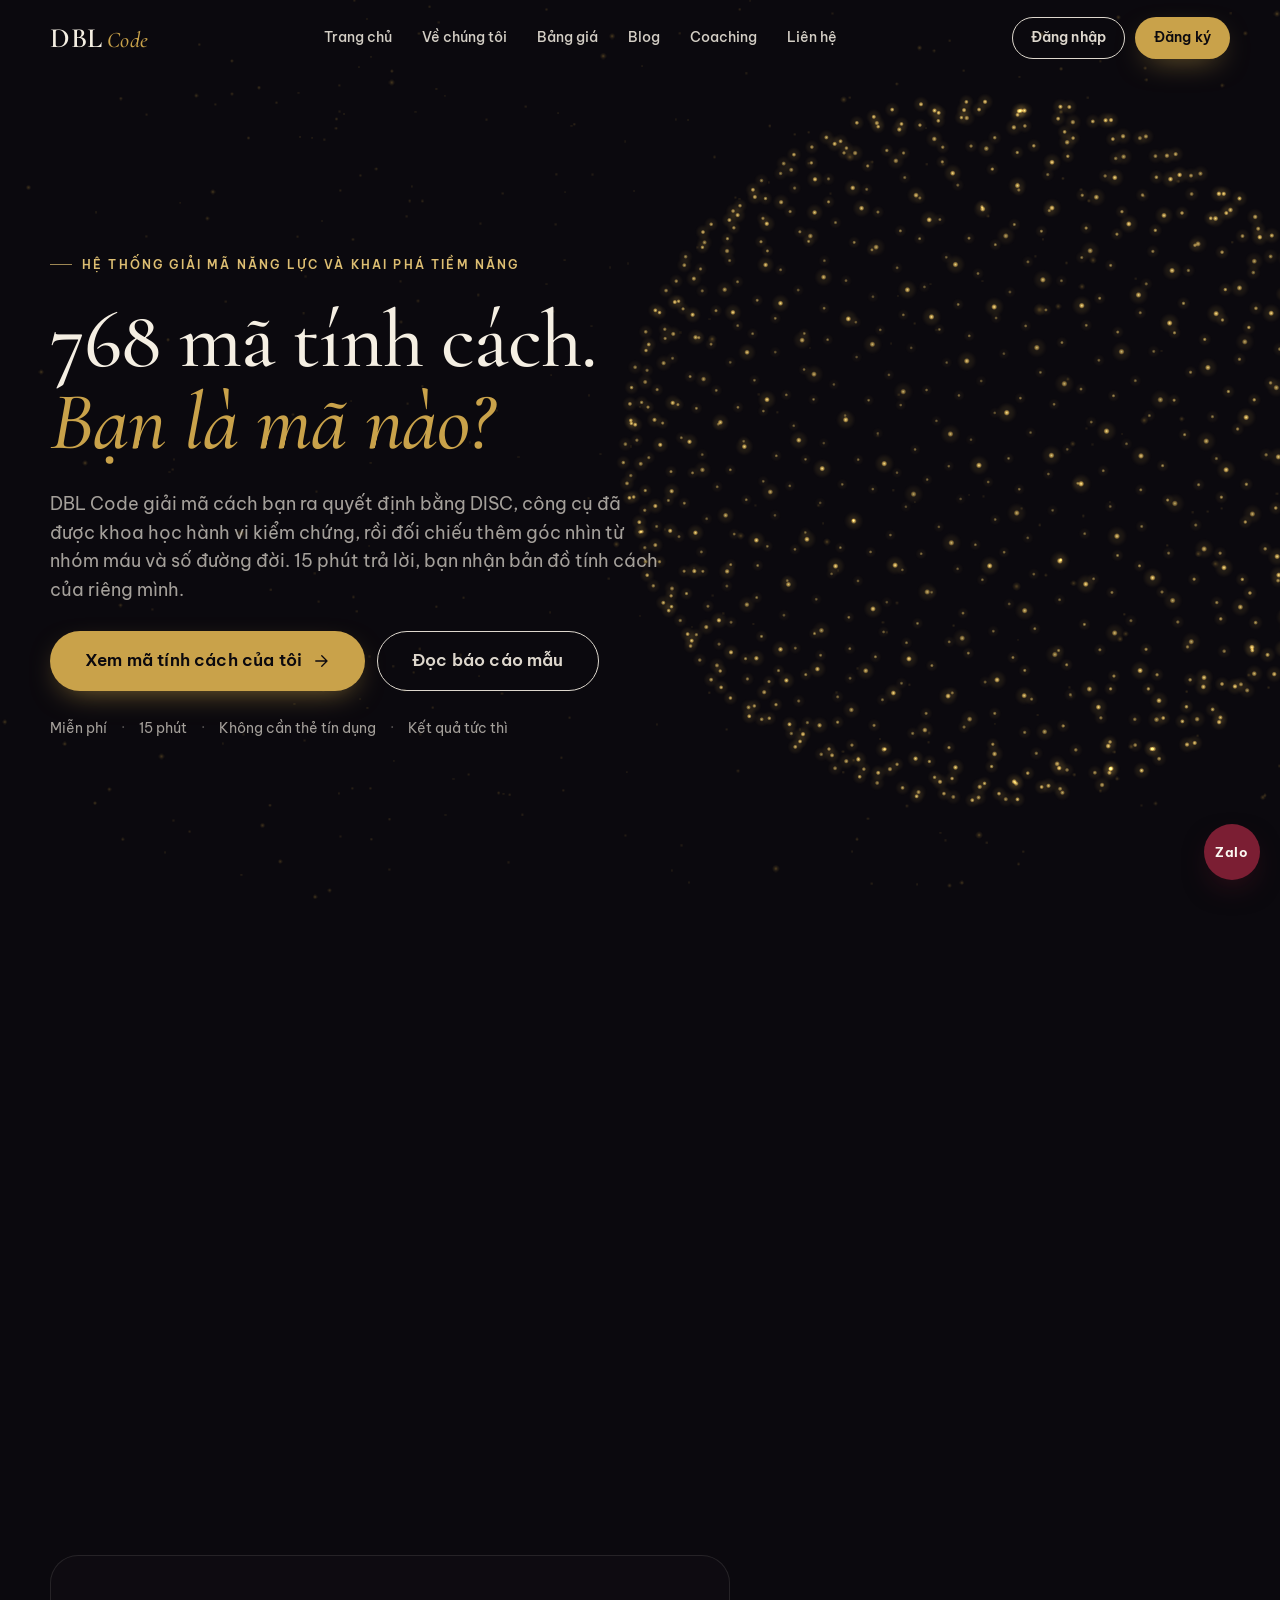
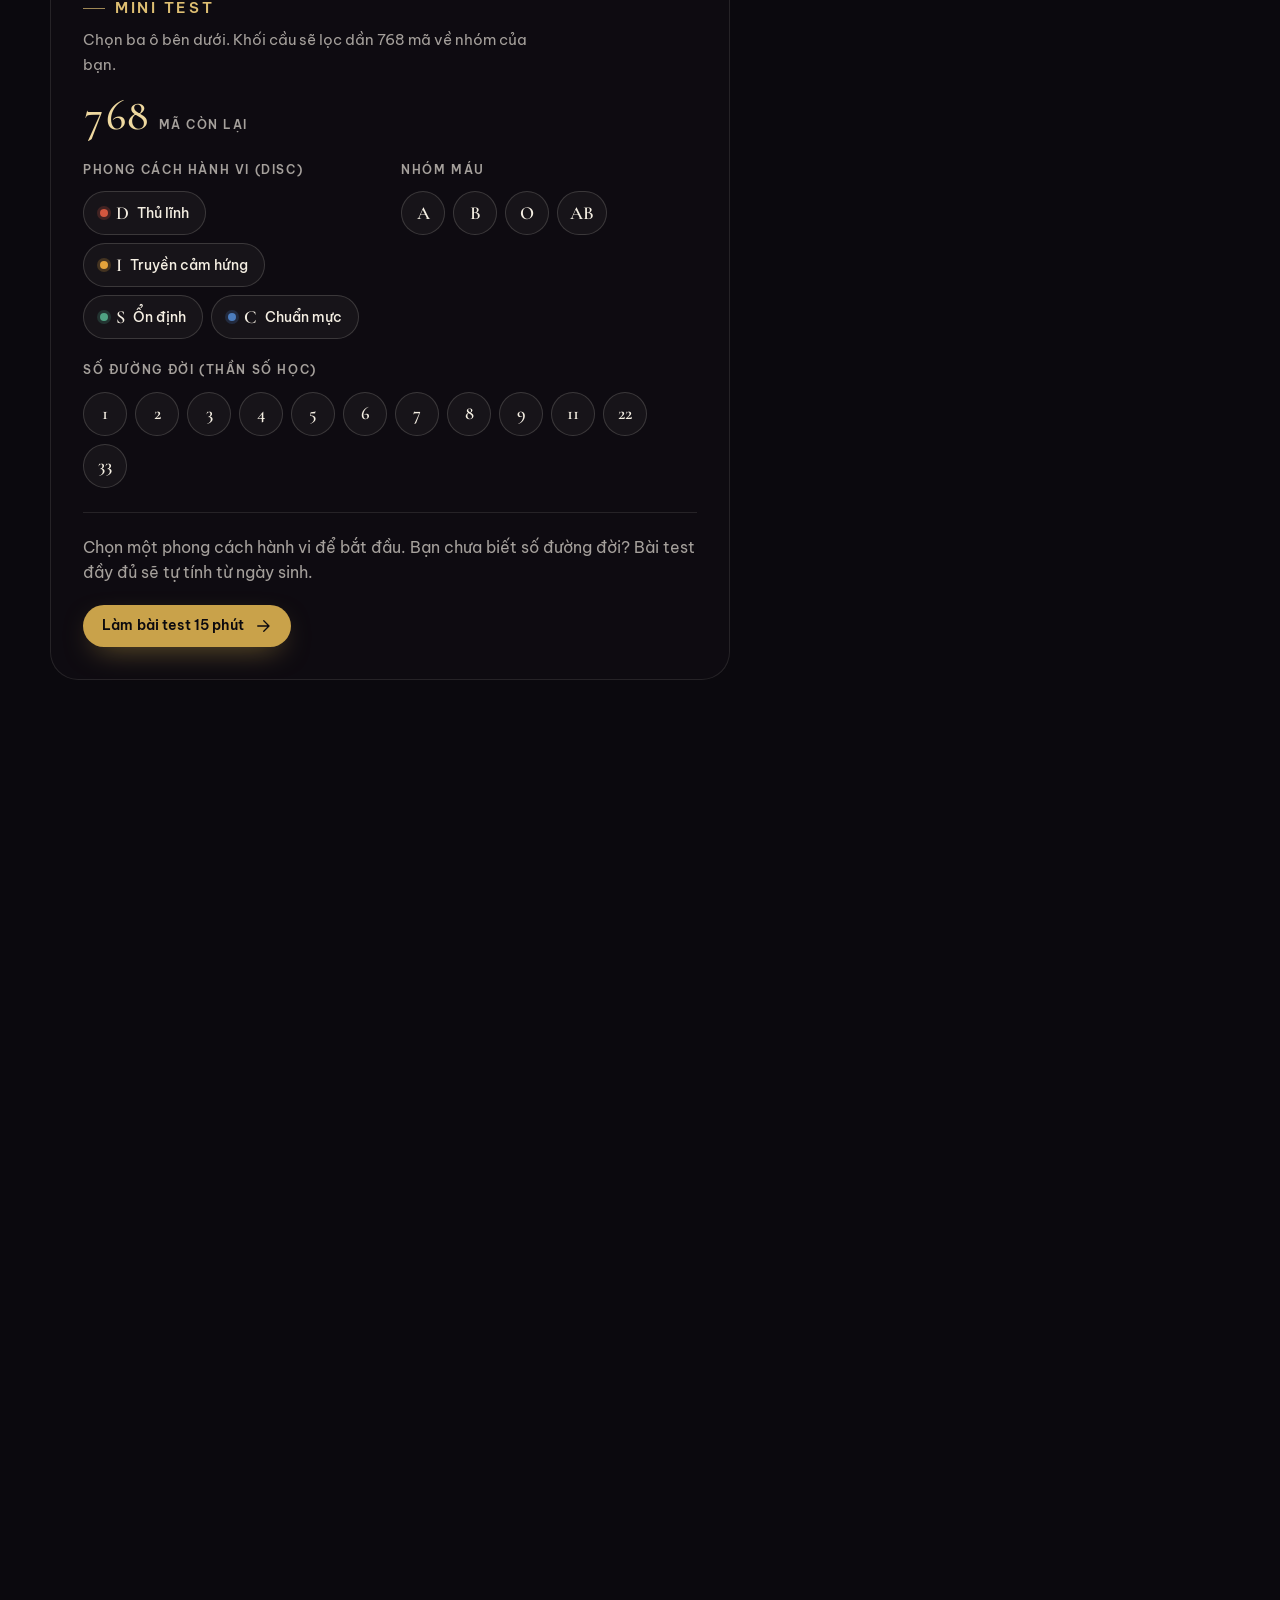
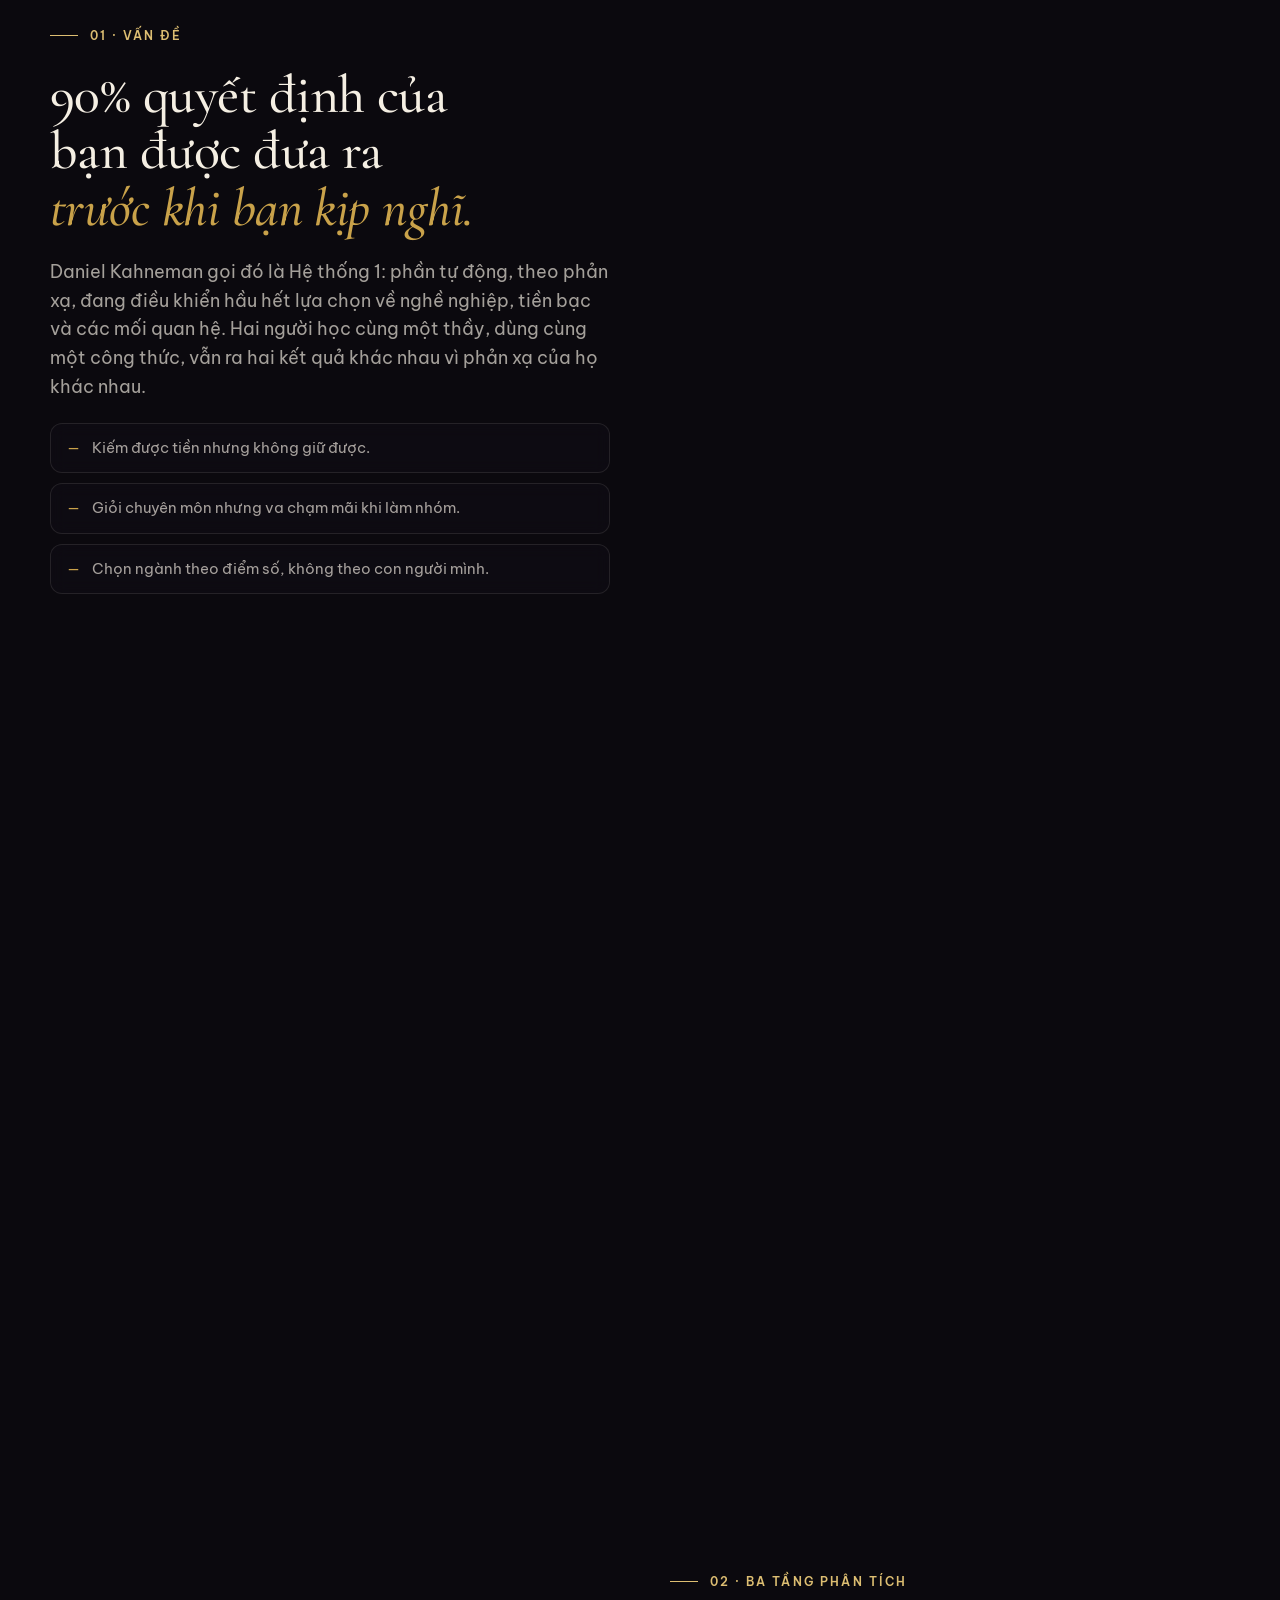
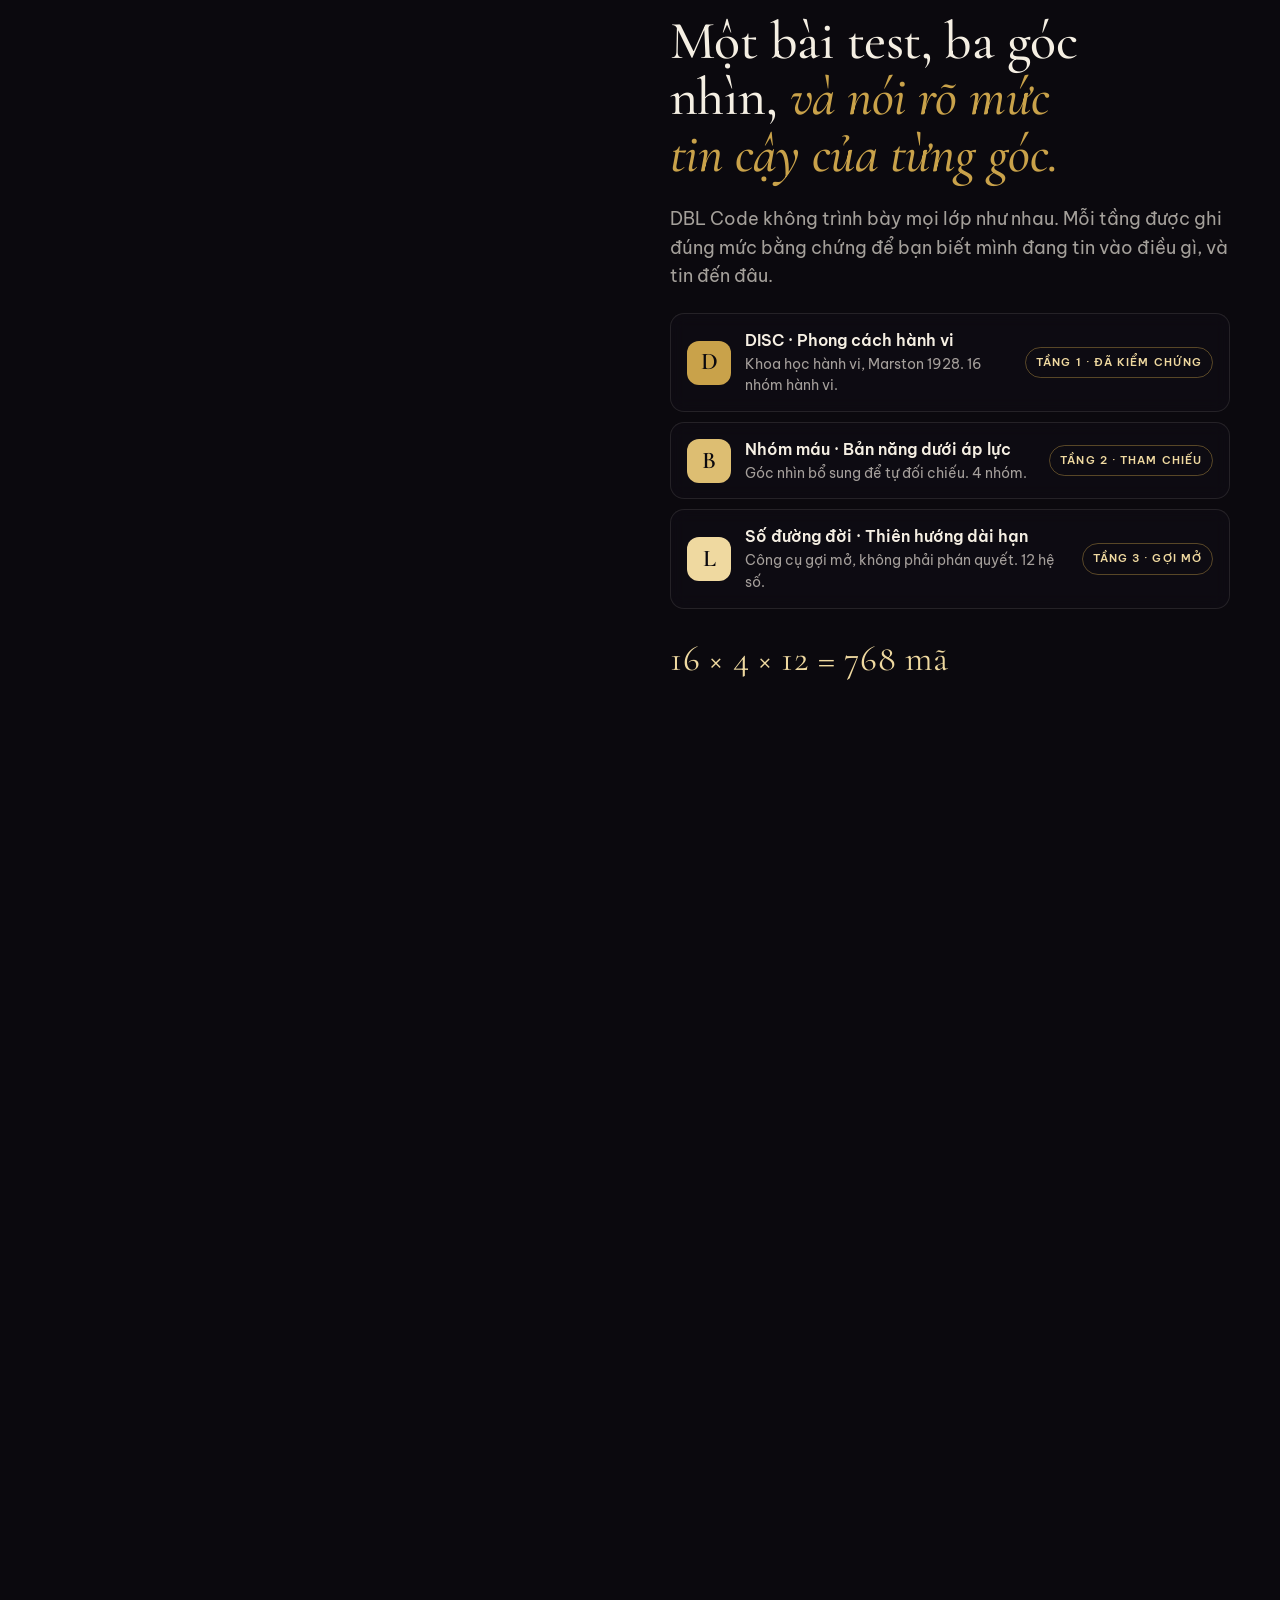
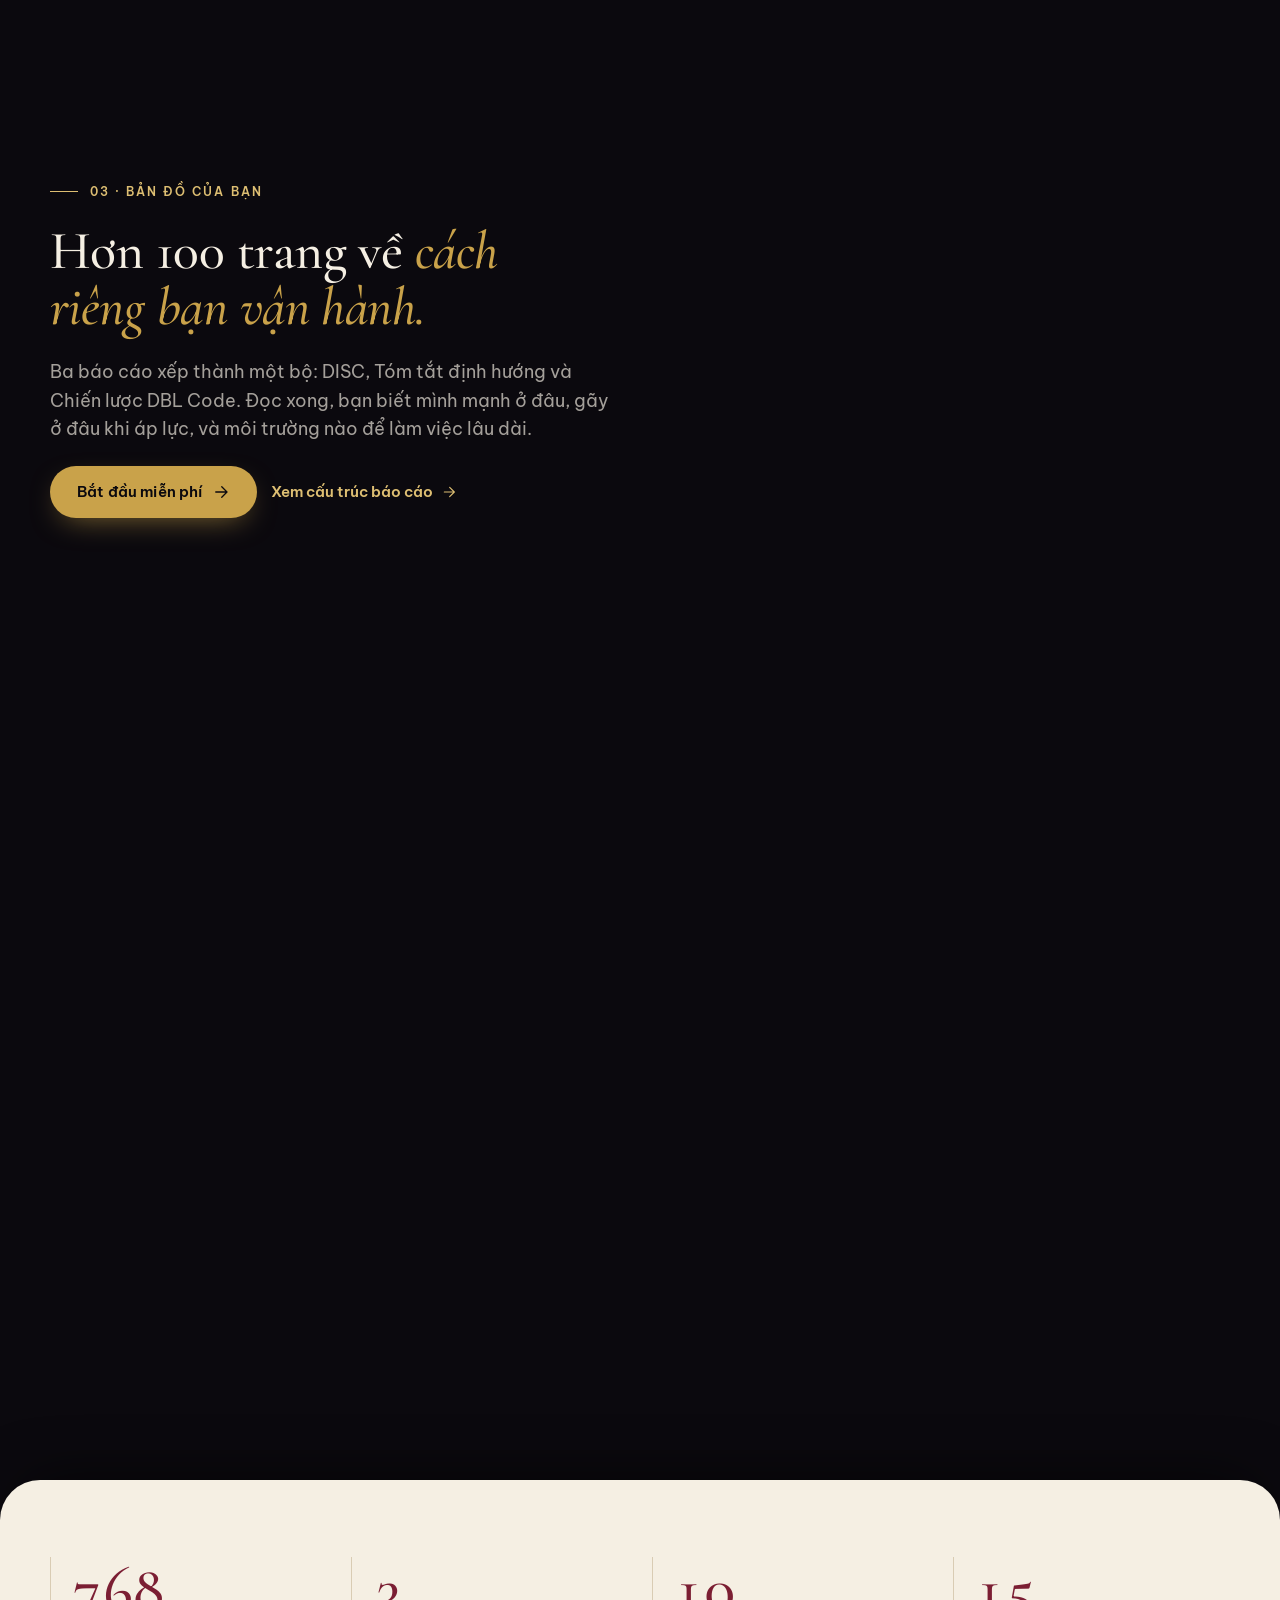
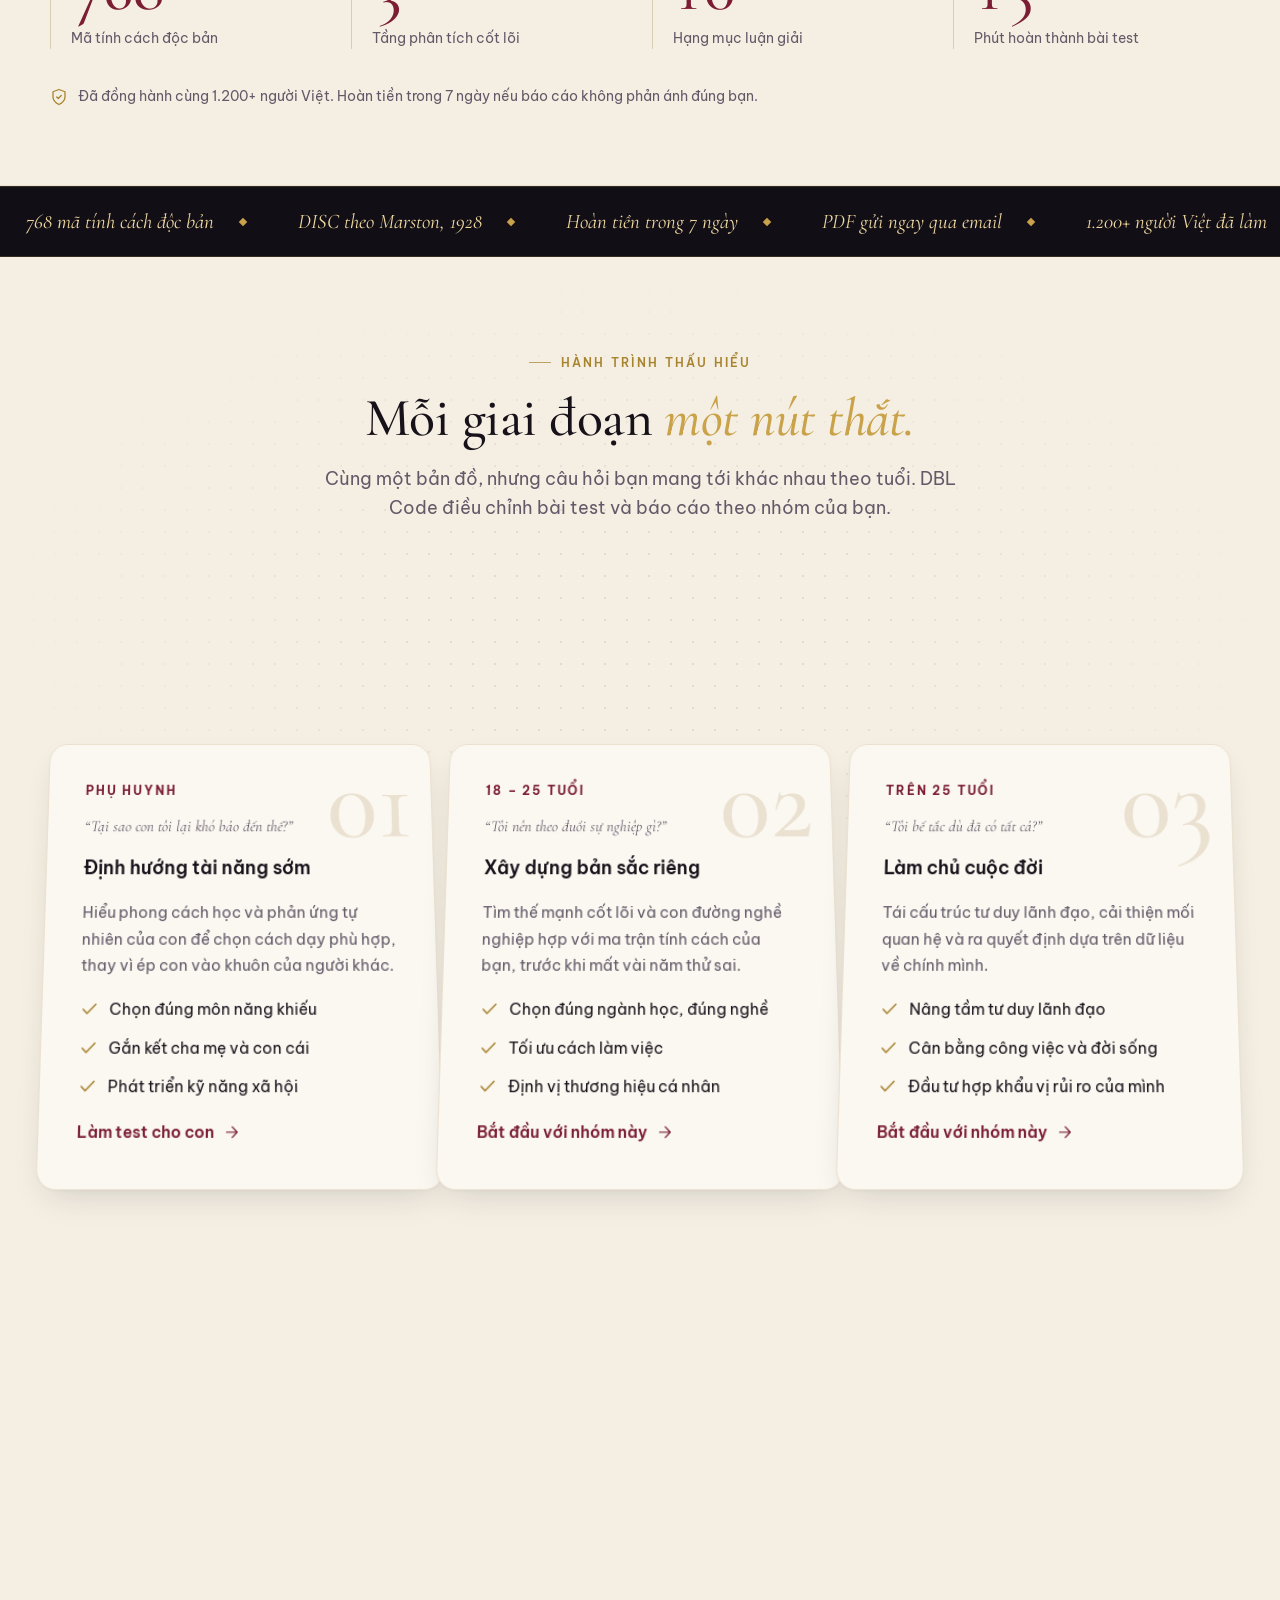
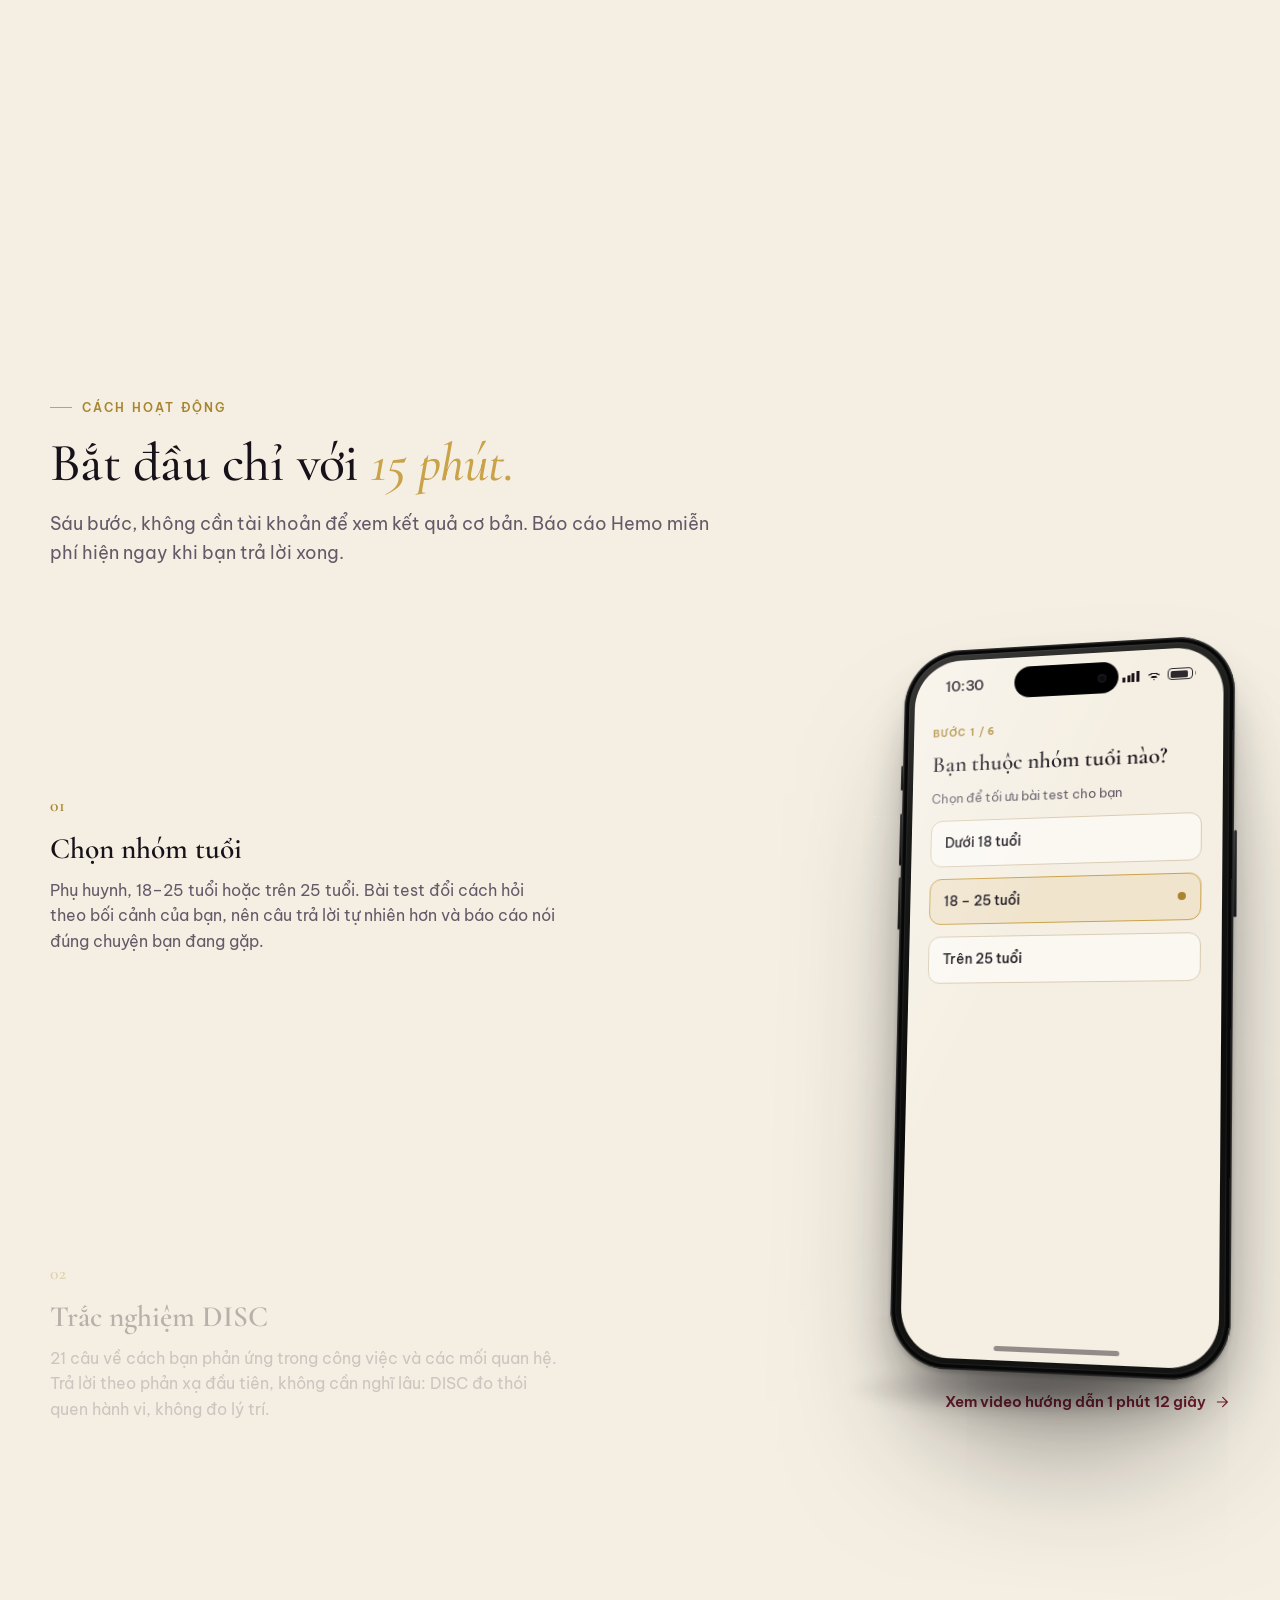
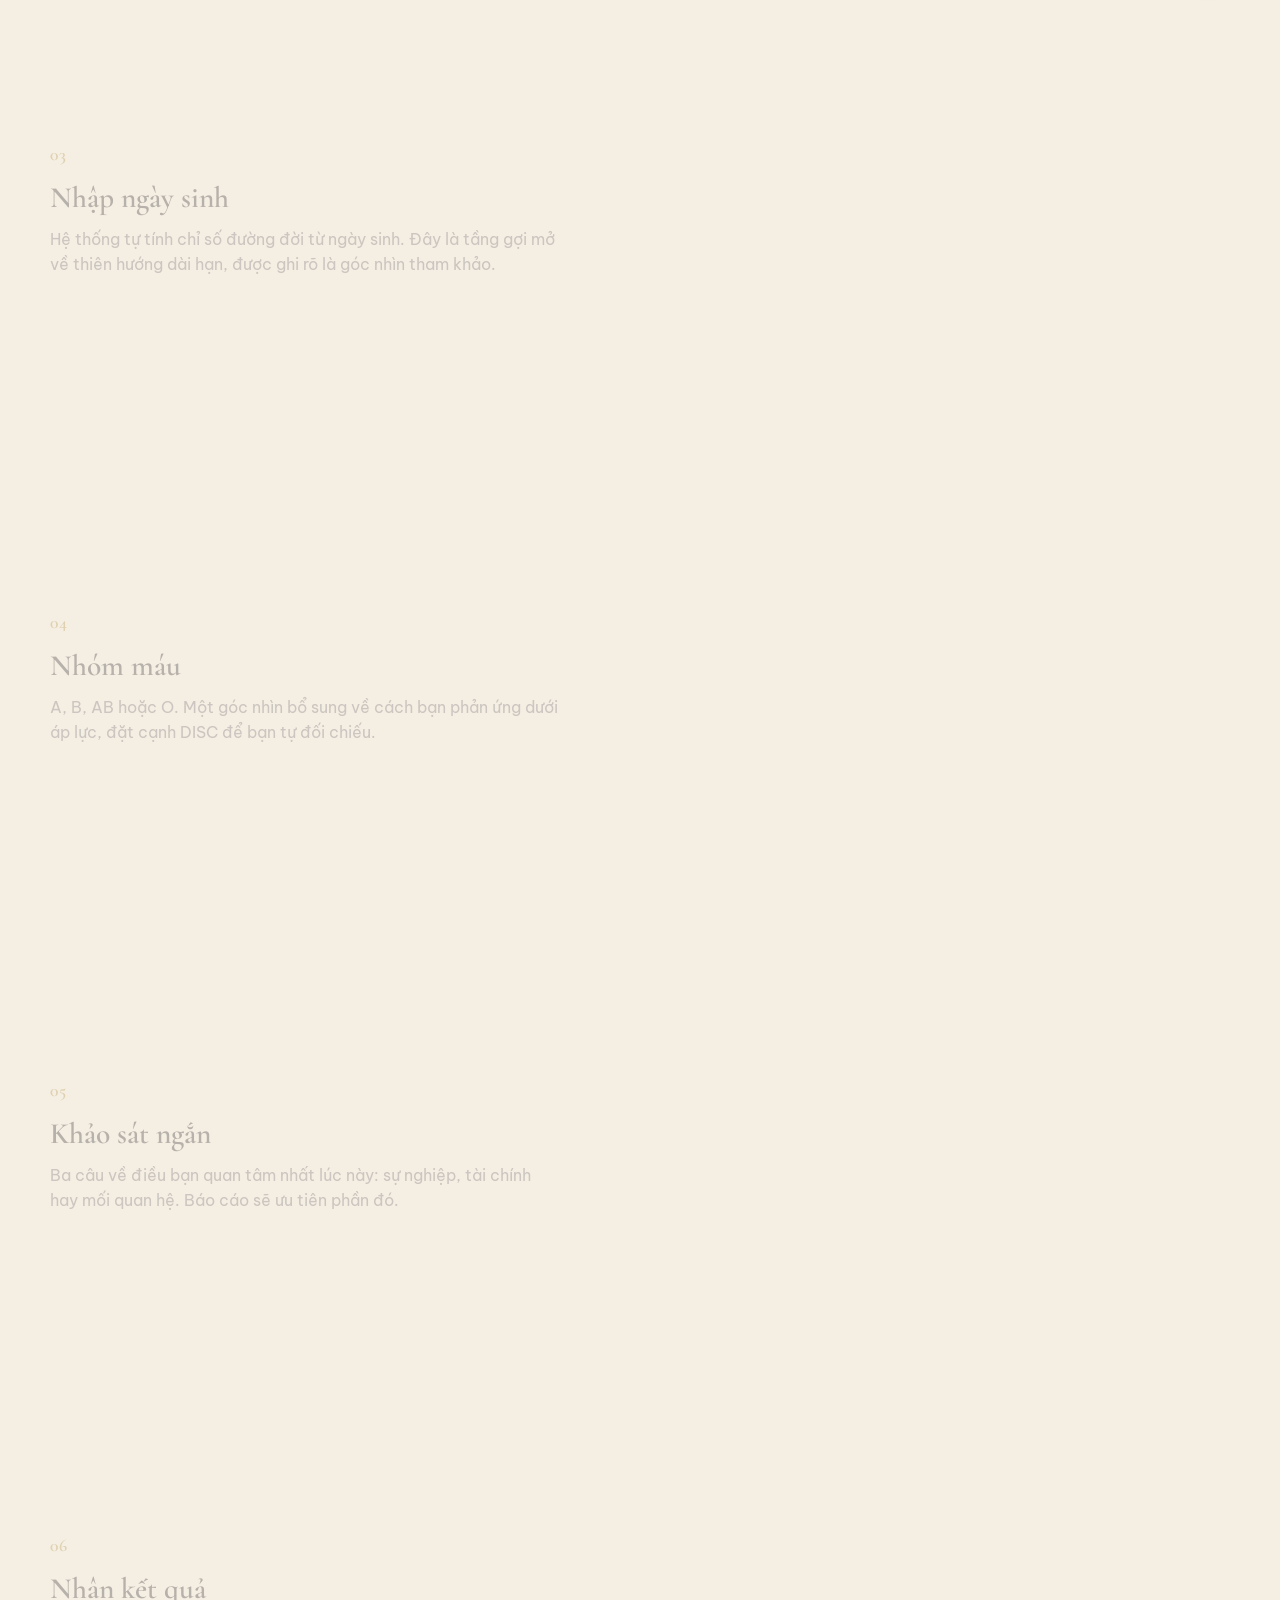
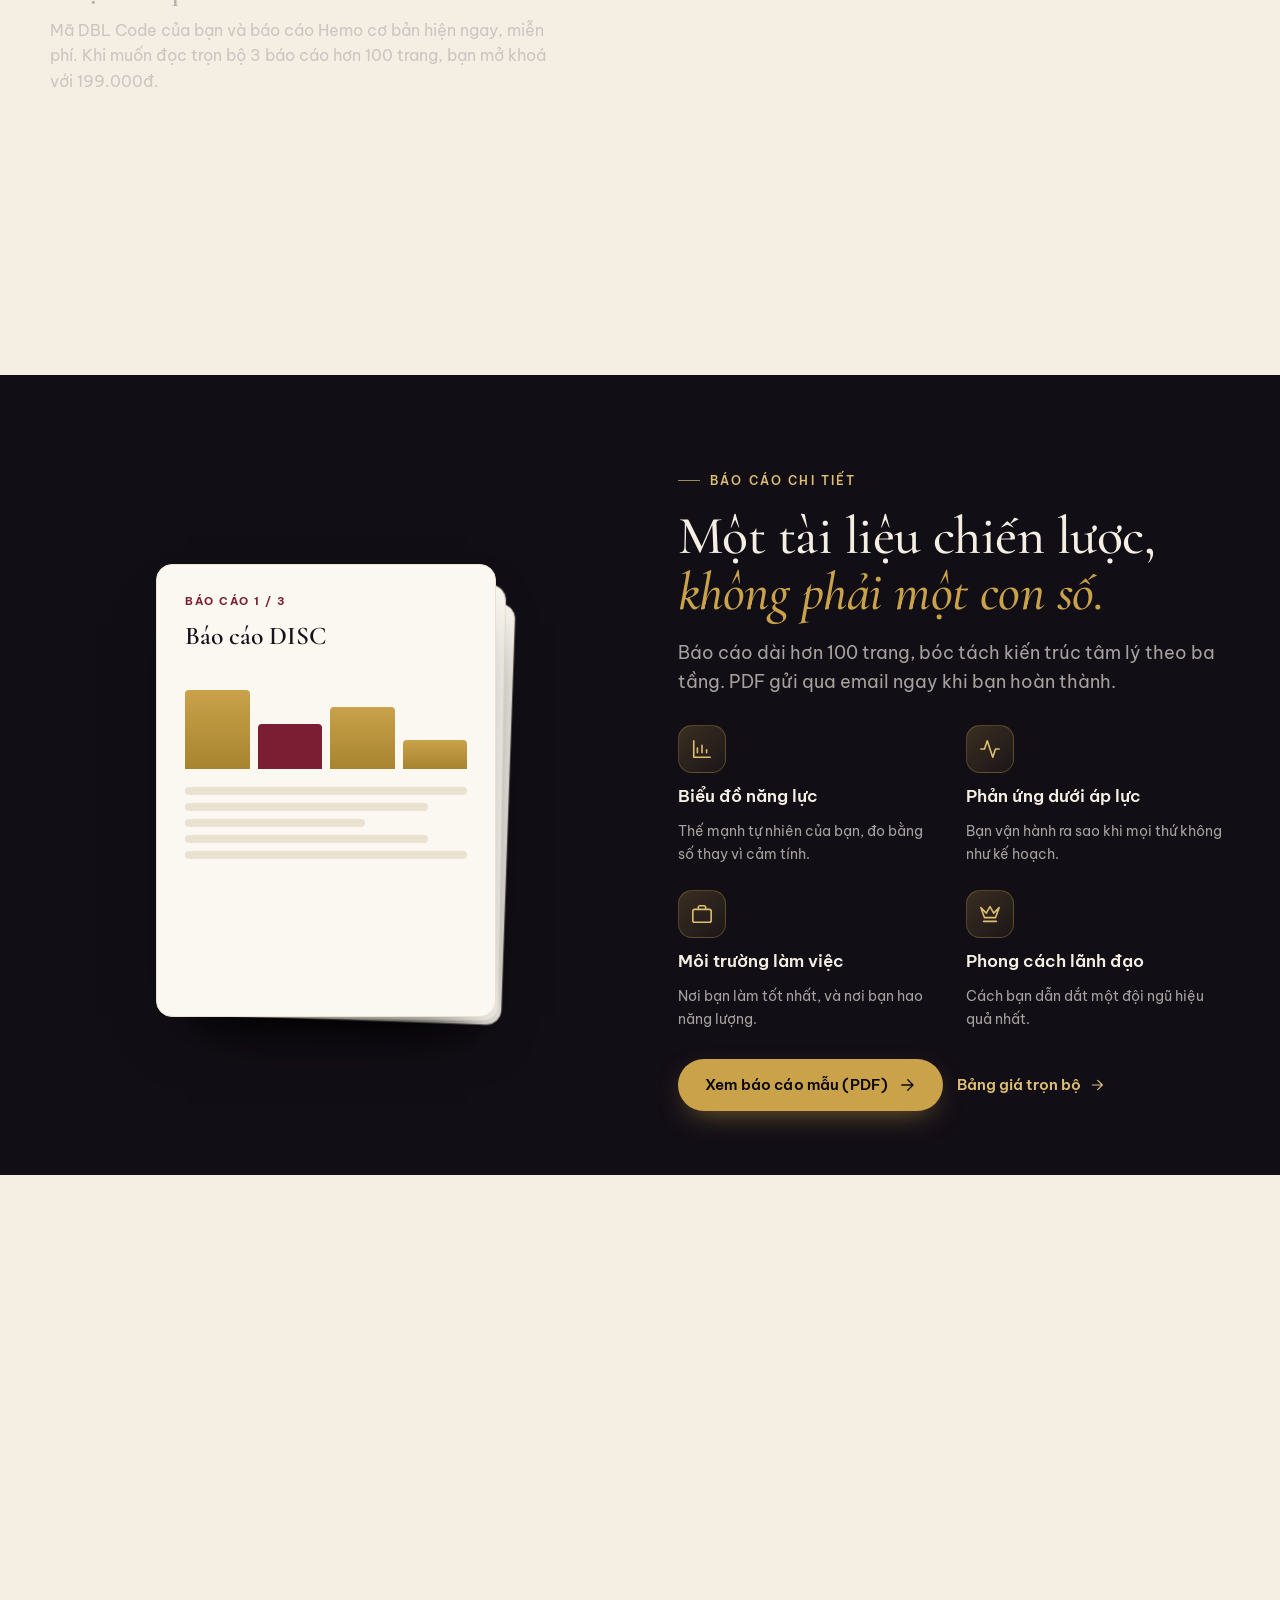
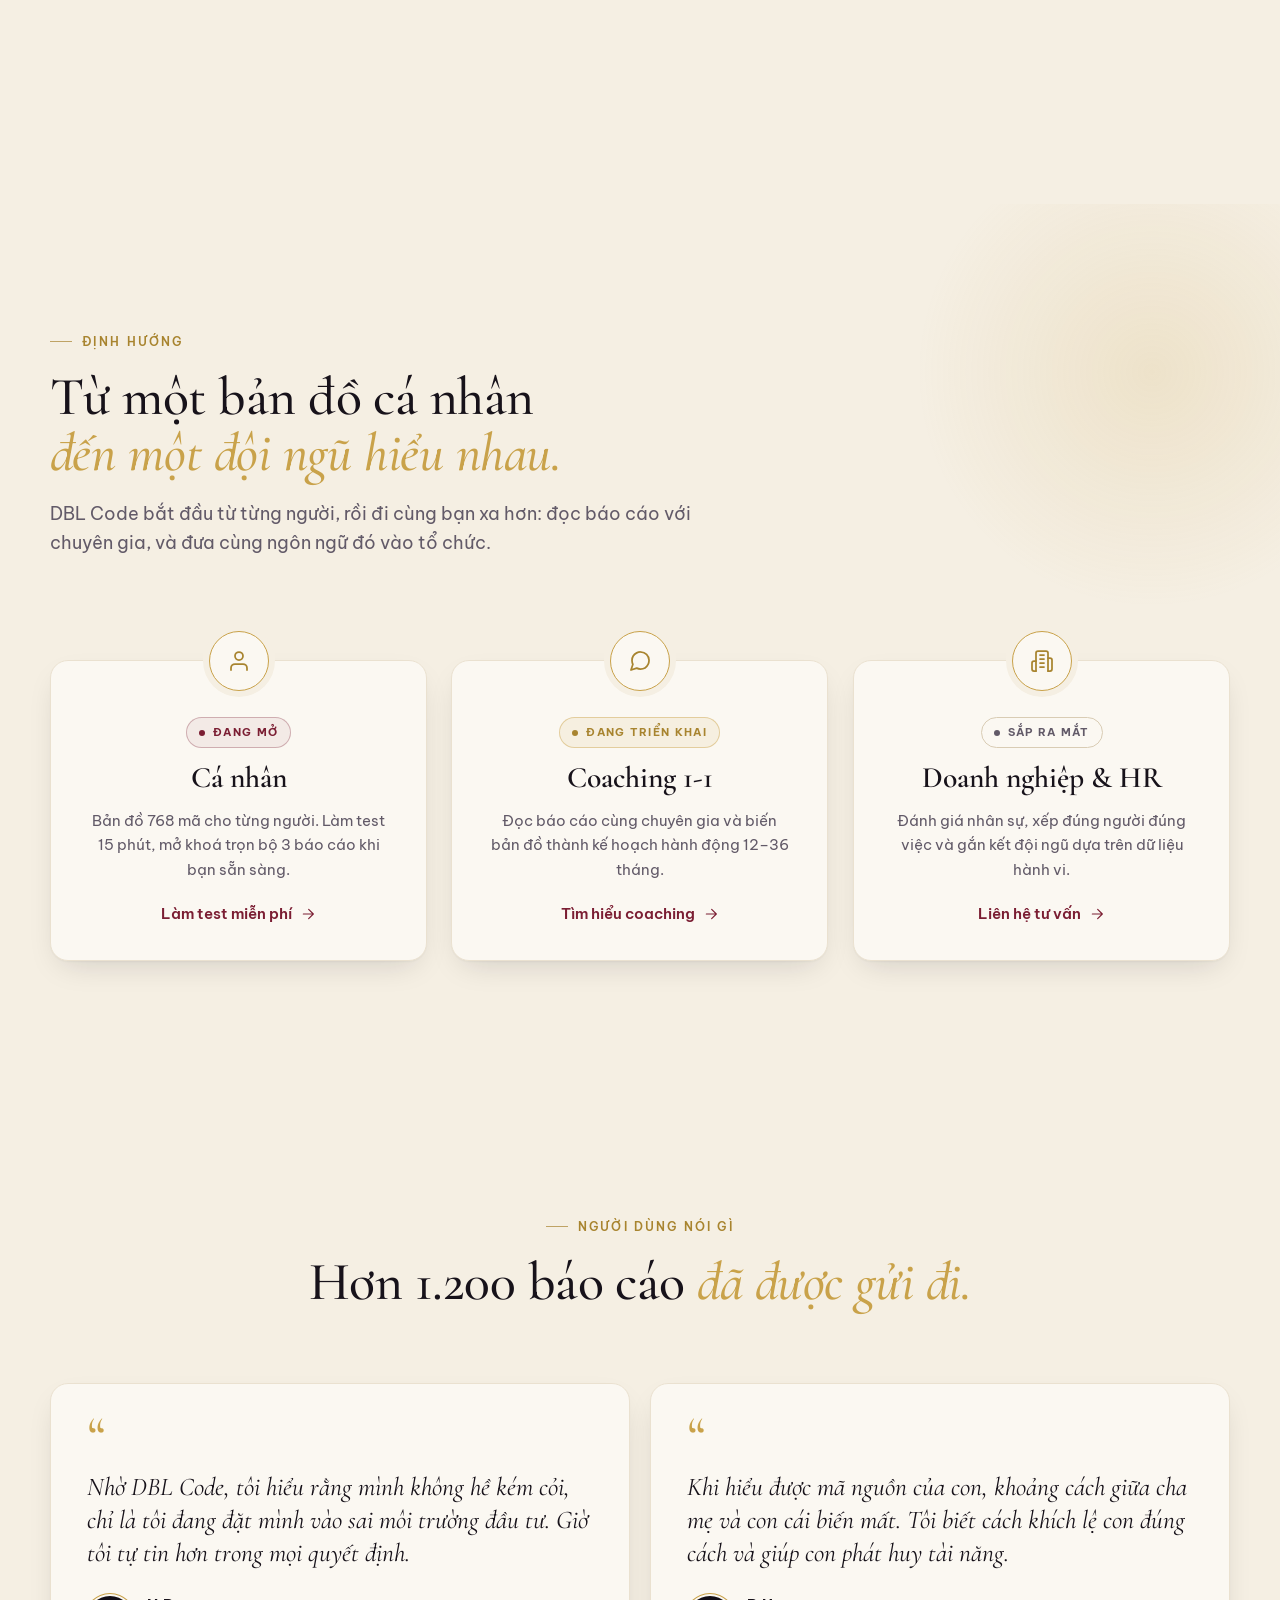
<file: dbl/index.html>
<!doctype html>
<html lang="vi">
<head>
  <meta charset="utf-8" />
  <meta name="viewport" content="width=device-width, initial-scale=1" />
  <title>DBL Code — 768 mã tính cách. Bạn là mã nào?</title>
  <meta name="description" content="DBL Code giải mã cách bạn ra quyết định bằng DISC, đối chiếu thêm nhóm máu và số đường đời. 15 phút trả lời, nhận bản đồ tính cách của riêng bạn." />
  <meta name="theme-color" content="#0b090e" />
  <meta property="og:title" content="DBL Code — 768 mã tính cách. Bạn là mã nào?" />
  <meta property="og:description" content="Hệ thống giải mã năng lực và khai phá tiềm năng con người. Làm test 15 phút, miễn phí." />
    <link rel="icon" href="data:image/svg+xml,%3Csvg xmlns='http://www.w3.org/2000/svg' viewBox='0 0 32 32'%3E%3Ccircle cx='16' cy='16' r='16' fill='%230b090e'/%3E%3Ccircle cx='16' cy='16' r='9' fill='none' stroke='%23c9a24a' stroke-width='1.5'/%3E%3Ccircle cx='16' cy='16' r='3' fill='%23c9a24a'/%3E%3C/svg%3E" />
  <link rel="preconnect" href="https://fonts.googleapis.com" />
  <link rel="preconnect" href="https://fonts.gstatic.com" crossorigin />
  <link href="https://fonts.googleapis.com/css2?family=Be+Vietnam+Pro:wght@400;500;600;700&family=Cormorant+Garamond:ital,wght@0,500;0,600;1,500&display=swap" rel="stylesheet" />

  <script type="module" crossorigin src="./assets/index-DFkYr0VW.js"></script>
  <link rel="modulepreload" crossorigin href="./assets/common-eXvzro1s.js">
  <link rel="stylesheet" crossorigin href="./assets/common-Bm_b9nex.css">
</head>
<body>
<svg width="0" height="0" style="position:absolute" aria-hidden="true">
  <defs>
    <symbol id="i-arrow" viewBox="0 0 24 24" fill="none" stroke="currentColor" stroke-width="1.75" stroke-linecap="round" stroke-linejoin="round"><path d="M5 12h14M13 5l7 7-7 7"/></symbol>
    <symbol id="i-check" viewBox="0 0 24 24" fill="none" stroke="currentColor" stroke-width="2" stroke-linecap="round" stroke-linejoin="round"><path d="M20 6 9 17l-5-5"/></symbol>
    <symbol id="i-plus" viewBox="0 0 24 24" fill="none" stroke="currentColor" stroke-width="2" stroke-linecap="round"><path d="M12 5v14M5 12h14"/></symbol>
    <symbol id="i-chevron" viewBox="0 0 24 24" fill="none" stroke="currentColor" stroke-width="2" stroke-linecap="round" stroke-linejoin="round"><path d="m6 9 6 6 6-6"/></symbol>
    <symbol id="i-play" viewBox="0 0 24 24" fill="currentColor"><path d="M6 4l14 8-14 8z"/></symbol>
    <symbol id="i-shield" viewBox="0 0 24 24" fill="none" stroke="currentColor" stroke-width="1.75" stroke-linecap="round" stroke-linejoin="round"><path d="M12 22s8-4 8-10V5l-8-3-8 3v7c0 6 8 10 8 10z"/><path d="m9 12 2 2 4-4"/></symbol>
    <symbol id="i-chart" viewBox="0 0 24 24" fill="none" stroke="currentColor" stroke-width="1.75" stroke-linecap="round" stroke-linejoin="round"><path d="M3 3v18h18"/><path d="M7 16v-5M12 16V8M17 16v-3"/></symbol>
    <symbol id="i-activity" viewBox="0 0 24 24" fill="none" stroke="currentColor" stroke-width="1.75" stroke-linecap="round" stroke-linejoin="round"><path d="M22 12h-4l-3 9L9 3l-3 9H2"/></symbol>
    <symbol id="i-briefcase" viewBox="0 0 24 24" fill="none" stroke="currentColor" stroke-width="1.75" stroke-linecap="round" stroke-linejoin="round"><rect x="2" y="7" width="20" height="14" rx="2"/><path d="M16 7V5a2 2 0 0 0-2-2h-4a2 2 0 0 0-2 2v2"/></symbol>
    <symbol id="i-crown" viewBox="0 0 24 24" fill="none" stroke="currentColor" stroke-width="1.75" stroke-linecap="round" stroke-linejoin="round"><path d="m2 5 4 11h12l4-11-6 6-4-7-4 7z"/><path d="M5 20h14"/></symbol>
    <symbol id="i-user" viewBox="0 0 24 24" fill="none" stroke="currentColor" stroke-width="1.75" stroke-linecap="round" stroke-linejoin="round"><path d="M20 21v-2a4 4 0 0 0-4-4H8a4 4 0 0 0-4 4v2"/><circle cx="12" cy="7" r="4"/></symbol>
    <symbol id="i-chat" viewBox="0 0 24 24" fill="none" stroke="currentColor" stroke-width="1.75" stroke-linecap="round" stroke-linejoin="round"><path d="M21 11.5a8.4 8.4 0 0 1-.9 3.8 8.5 8.5 0 0 1-7.6 4.7 8.4 8.4 0 0 1-3.8-.9L3 21l1.9-5.7a8.4 8.4 0 0 1-.9-3.8 8.5 8.5 0 0 1 4.7-7.6 8.4 8.4 0 0 1 3.8-.9h.5a8.5 8.5 0 0 1 8 8z"/></symbol>
    <symbol id="i-building" viewBox="0 0 24 24" fill="none" stroke="currentColor" stroke-width="1.75" stroke-linecap="round" stroke-linejoin="round"><path d="M6 22V4a2 2 0 0 1 2-2h8a2 2 0 0 1 2 2v18"/><path d="M6 12H4a2 2 0 0 0-2 2v6a2 2 0 0 0 2 2h2M18 9h2a2 2 0 0 1 2 2v9a2 2 0 0 1-2 2h-2"/><path d="M10 6h4M10 10h4M10 14h4M10 18h4"/></symbol>
    <symbol id="i-star" viewBox="0 0 24 24" fill="currentColor"><path d="m12 2 3.1 6.3 6.9 1-5 4.9 1.2 6.8L12 17.8 5.8 21l1.2-6.8-5-4.9 6.9-1z"/></symbol>
    <symbol id="i-facebook" viewBox="0 0 24 24" fill="currentColor"><path d="M14 8.5V6.6c0-.9.6-1.1 1-1.1h2.6V1.6L14 1.5c-4 0-4.9 3-4.9 4.9v2.1H6.7v4h2.4V22.5h4.9V12.5h3.3l.4-4z"/></symbol>
    <symbol id="i-youtube" viewBox="0 0 24 24" fill="currentColor"><path d="M23 7.1a2.9 2.9 0 0 0-2-2C19.2 4.6 12 4.6 12 4.6s-7.2 0-9 .5a2.9 2.9 0 0 0-2 2A30 30 0 0 0 .5 12a30 30 0 0 0 .5 4.9 2.9 2.9 0 0 0 2 2c1.8.5 9 .5 9 .5s7.2 0 9-.5a2.9 2.9 0 0 0 2-2 30 30 0 0 0 .5-4.9 30 30 0 0 0-.5-4.9zM9.7 15.2V8.8l6 3.2z"/></symbol>
    <symbol id="i-tiktok" viewBox="0 0 24 24" fill="currentColor"><path d="M16.5 2h-3.3v13.6a2.9 2.9 0 1 1-2.9-2.9c.3 0 .6 0 .9.1V9.4a6.2 6.2 0 1 0 5.3 6.2V8.9a7.3 7.3 0 0 0 4.3 1.4V7a4.3 4.3 0 0 1-4.3-5z"/></symbol>
    <symbol id="i-copy" viewBox="0 0 24 24" fill="none" stroke="currentColor" stroke-width="1.8" stroke-linecap="round" stroke-linejoin="round"><path d="M13.5 4.5H7A2.5 2.5 0 0 0 4.5 7v10A2.5 2.5 0 0 0 7 19.5h10a2.5 2.5 0 0 0 2.5-2.5v-6.5"/><circle cx="18.5" cy="5.5" r="2.3"/></symbol>
    <symbol id="i-squiggle" viewBox="0 0 24 24" fill="none" stroke="currentColor" stroke-width="1.8" stroke-linecap="round" stroke-linejoin="round"><path d="M3.5 15c1.8-3.2 3.6-3.2 5.4 0s3.6 3.2 5.4 0 3.6-3.2 5.4 0"/></symbol>
  </defs>
</svg>


<a class="skip" href="#main">Bỏ qua điều hướng</a>

<header class="nav" id="nav">
  <div class="container">
    <a class="brand" href="./" aria-label="DBL Code, về trang chủ">DBL<em>Code</em></a>
    <nav class="nav-links" aria-label="Chính">
      <a href="./">Trang chủ</a>
      <a href="about.html">Về chúng tôi</a>
      <a href="pricing.html">Bảng giá</a>
      <a href="https://dblcode.com/blog">Blog</a>
      <a href="https://coaching.dblcode.com">Coaching</a>
      <a href="contact.html">Liên hệ</a>
    </nav>
    <div class="nav-actions">
      <a class="btn btn-ghost btn-sm" href="https://dblcode.com/login">Đăng nhập</a>
      <a class="btn btn-gold btn-sm" href="https://dblcode.com/register">Đăng ký</a>
      <button class="nav-toggle" id="nav-toggle" aria-expanded="false" aria-controls="drawer" aria-label="Mở menu"><span></span></button>
    </div>
  </div>
</header>
<div class="drawer" id="drawer">
  <a href="./">Trang chủ</a>
  <a href="about.html">Về chúng tôi</a>
  <a href="pricing.html">Bảng giá</a>
  <a href="https://dblcode.com/blog">Blog</a>
  <a href="https://coaching.dblcode.com">Coaching</a>
  <a href="contact.html">Liên hệ</a>
  <div class="drawer-actions">
    <a class="btn btn-gold" href="https://dblcode.com/test">Làm test miễn phí</a>
    <a class="btn btn-ghost" href="https://dblcode.com/login">Đăng nhập</a>
  </div>
</div>


<main id="main">
<div class="zone-dark" id="dark-zone">
  <canvas class="scene" id="scene" aria-hidden="true"></canvas>

  <section class="hero" id="hero">
    <div class="container hero-grid">
      <div class="hero-copy">
        <p class="eyebrow reveal">Hệ thống giải mã năng lực và khai phá tiềm năng</p>
        <h1 class="h-display reveal" style="--d:80ms">768 mã tính cách.<br /><em>Bạn là mã nào?</em></h1>
        <p class="lead reveal" style="--d:160ms">DBL Code giải mã cách bạn ra quyết định bằng DISC, công cụ đã được khoa học hành vi kiểm chứng, rồi đối chiếu thêm góc nhìn từ nhóm máu và số đường đời. 15 phút trả lời, bạn nhận bản đồ tính cách của riêng mình.</p>
        <div class="hero-cta reveal" style="--d:240ms">
          <a class="btn btn-gold btn-lg" href="https://dblcode.com/test">Xem mã tính cách của tôi <svg><use href="#i-arrow"/></svg></a>
          <a class="btn btn-ghost btn-lg" href="https://dblcode.com/assets/pdf/sample-report.pdf" target="_blank" rel="noopener">Đọc báo cáo mẫu</a>
        </div>
        <p class="hero-meta small muted reveal" style="--d:320ms"><span>Miễn phí</span><span>15 phút</span><span>Không cần thẻ tín dụng</span><span>Kết quả tức thì</span></p>
      </div>
    </div>

  </section>

  <section class="minitest-sec" id="minitest-sec">
    <div class="container">
      <div class="minitest reveal" id="minitest">
        <div class="minitest-head">
          <div>
            <p class="eyebrow">Mini test</p>
            <p>Chọn ba ô bên dưới. Khối cầu sẽ lọc dần 768 mã về nhóm của bạn.</p>
          </div>
          <div class="mt-count" aria-live="polite"><span id="mt-num">768</span><small>mã còn lại</small></div>
        </div>
        <div class="minitest-groups">
          <fieldset data-group="disc">
            <legend>Phong cách hành vi (DISC)</legend>
            <div class="chip-row">
              <button class="chip" data-pick="disc" data-value="D" aria-pressed="false" style="--dot:var(--disc-d)"><span class="dot"></span><b>D</b> Thủ lĩnh</button>
              <button class="chip" data-pick="disc" data-value="I" aria-pressed="false" style="--dot:var(--disc-i)"><span class="dot"></span><b>I</b> Truyền cảm hứng</button>
              <button class="chip" data-pick="disc" data-value="S" aria-pressed="false" style="--dot:var(--disc-s)"><span class="dot"></span><b>S</b> Ổn định</button>
              <button class="chip" data-pick="disc" data-value="C" aria-pressed="false" style="--dot:var(--disc-c)"><span class="dot"></span><b>C</b> Chuẩn mực</button>
            </div>
          </fieldset>
          <fieldset data-group="blood">
            <legend>Nhóm máu</legend>
            <div class="chip-row">
              <button class="chip chip-num" data-pick="blood" data-value="A" aria-pressed="false"><b>A</b></button>
              <button class="chip chip-num" data-pick="blood" data-value="B" aria-pressed="false"><b>B</b></button>
              <button class="chip chip-num" data-pick="blood" data-value="O" aria-pressed="false"><b>O</b></button>
              <button class="chip chip-num" data-pick="blood" data-value="AB" aria-pressed="false"><b>AB</b></button>
            </div>
          </fieldset>
          <fieldset data-group="life">
            <legend>Số đường đời (thần số học)</legend>
            <div class="chip-row" id="life-chips"></div>
          </fieldset>
        </div>
        <div class="minitest-result">
          <p class="mt-text" id="mt-text">Chọn một phong cách hành vi để bắt đầu. Bạn chưa biết số đường đời? Bài test đầy đủ sẽ tự tính từ ngày sinh.</p>
          <a class="btn btn-gold btn-sm" href="https://dblcode.com/test" id="mt-cta">Làm bài test 15 phút <svg><use href="#i-arrow"/></svg></a>
        </div>
      </div>
    </div>
  </section>

  <section class="story" id="story" aria-label="Câu chuyện DBL Code">
    <article class="chapter" data-chapter="1">
      <div class="container">
        <div class="chapter-copy">
          <span class="chapter-no reveal">01 · Vấn đề</span>
          <h2 class="h2 reveal" style="--d:80ms">90% quyết định của bạn được đưa ra <em>trước khi bạn kịp nghĩ.</em></h2>
          <p class="lead reveal" style="--d:160ms">Daniel Kahneman gọi đó là Hệ thống 1: phần tự động, theo phản xạ, đang điều khiển hầu hết lựa chọn về nghề nghiệp, tiền bạc và các mối quan hệ. Hai người học cùng một thầy, dùng cùng một công thức, vẫn ra hai kết quả khác nhau vì phản xạ của họ khác nhau.</p>
          <ul class="facts reveal" style="--d:240ms">
            <li>Kiếm được tiền nhưng không giữ được.</li>
            <li>Giỏi chuyên môn nhưng va chạm mãi khi làm nhóm.</li>
            <li>Chọn ngành theo điểm số, không theo con người mình.</li>
          </ul>
        </div>
      </div>
    </article>

    <article class="chapter chapter--right" data-chapter="2">
      <div class="container">
        <div class="chapter-copy">
          <span class="chapter-no reveal">02 · Ba tầng phân tích</span>
          <h2 class="h2 reveal" style="--d:80ms">Một bài test, ba góc nhìn, <em>và nói rõ mức tin cậy của từng góc.</em></h2>
          <p class="lead reveal" style="--d:160ms">DBL Code không trình bày mọi lớp như nhau. Mỗi tầng được ghi đúng mức bằng chứng để bạn biết mình đang tin vào điều gì, và tin đến đâu.</p>
          <ul class="tiers reveal" style="--d:240ms">
            <li class="tier" style="--tier:var(--gold-500)"><span class="tier-ic">D</span><div><h3>DISC · Phong cách hành vi</h3><p>Khoa học hành vi, Marston 1928. 16 nhóm hành vi.</p></div><span class="badge">Tầng 1 · Đã kiểm chứng</span></li>
            <li class="tier" style="--tier:var(--gold-400)"><span class="tier-ic">B</span><div><h3>Nhóm máu · Bản năng dưới áp lực</h3><p>Góc nhìn bổ sung để tự đối chiếu. 4 nhóm.</p></div><span class="badge">Tầng 2 · Tham chiếu</span></li>
            <li class="tier" style="--tier:var(--gold-300)"><span class="tier-ic">L</span><div><h3>Số đường đời · Thiên hướng dài hạn</h3><p>Công cụ gợi mở, không phải phán quyết. 12 hệ số.</p></div><span class="badge">Tầng 3 · Gợi mở</span></li>
          </ul>
          <p class="formula reveal" style="--d:320ms">16 × 4 × 12 = 768 mã</p>
        </div>
      </div>
    </article>

    <article class="chapter" data-chapter="3">
      <div class="container">
        <div class="chapter-copy">
          <span class="chapter-no reveal">03 · Bản đồ của bạn</span>
          <h2 class="h2 reveal" style="--d:80ms">Hơn 100 trang về <em>cách riêng bạn vận hành.</em></h2>
          <p class="lead reveal" style="--d:160ms">Ba báo cáo xếp thành một bộ: DISC, Tóm tắt định hướng và Chiến lược DBL Code. Đọc xong, bạn biết mình mạnh ở đâu, gãy ở đâu khi áp lực, và môi trường nào để làm việc lâu dài.</p>
          <div class="chapter-cta reveal" style="--d:240ms">
            <a class="btn btn-gold" href="https://dblcode.com/test">Bắt đầu miễn phí <svg><use href="#i-arrow"/></svg></a>
            <a class="link-arrow" href="#report">Xem cấu trúc báo cáo <svg><use href="#i-arrow"/></svg></a>
          </div>
        </div>
      </div>
    </article>
  </section>
</div>

<div class="zone-light" id="light-start">
  <section class="stats" aria-label="Số liệu">
    <div class="container">
      <ul class="stats-grid">
        <li class="stat reveal"><b data-count="768">0</b><span>Mã tính cách độc bản</span></li>
        <li class="stat reveal" style="--d:80ms"><b data-count="3">0</b><span>Tầng phân tích cốt lõi</span></li>
        <li class="stat reveal" style="--d:160ms"><b data-count="10">0</b><span>Hạng mục luận giải</span></li>
        <li class="stat reveal" style="--d:240ms"><b data-count="15">0</b><span>Phút hoàn thành bài test</span></li>
      </ul>
      <p class="stats-trust reveal" style="--d:320ms"><svg><use href="#i-shield"/></svg>Đã đồng hành cùng 1.200+ người Việt. Hoàn tiền trong 7 ngày nếu báo cáo không phản ánh đúng bạn.</p>
    </div>
  </section>
  <div class="ticker" aria-hidden="true"><div class="ticker-track"><span>768 mã tính cách độc bản</span><span>DISC theo Marston, 1928</span><span>Hoàn tiền trong 7 ngày</span><span>PDF gửi ngay qua email</span><span>1.200+ người Việt đã làm</span><span>15 phút hoàn thành</span><span>3 tầng phân tích</span><span>16 × 4 × 12</span><span>768 mã tính cách độc bản</span><span>DISC theo Marston, 1928</span><span>Hoàn tiền trong 7 ngày</span><span>PDF gửi ngay qua email</span><span>1.200+ người Việt đã làm</span><span>15 phút hoàn thành</span><span>3 tầng phân tích</span><span>16 × 4 × 12</span></div></div>

  <section class="section journey" id="journey">
    <div class="container">
      <div class="section-head is-center">
        <p class="eyebrow reveal">Hành trình thấu hiểu</p>
        <h2 class="h2 reveal" style="--d:80ms">Mỗi giai đoạn <em>một nút thắt.</em></h2>
        <p class="lead reveal" style="--d:160ms">Cùng một bản đồ, nhưng câu hỏi bạn mang tới khác nhau theo tuổi. DBL Code điều chỉnh bài test và báo cáo theo nhóm của bạn.</p>
      </div>
      <div class="journey-grid">
        <article data-tilt class="card journey-card reveal">
          <span class="journey-num" aria-hidden="true">01</span>
          <span class="journey-tag">Phụ huynh</span>
          <p class="journey-q">“Tại sao con tôi lại khó bảo đến thế?”</p>
          <h3>Định hướng tài năng sớm</h3>
          <p>Hiểu phong cách học và phản ứng tự nhiên của con để chọn cách dạy phù hợp, thay vì ép con vào khuôn của người khác.</p>
          <ul class="check-list">
            <li><svg><use href="#i-check"/></svg>Chọn đúng môn năng khiếu</li>
            <li><svg><use href="#i-check"/></svg>Gắn kết cha mẹ và con cái</li>
            <li><svg><use href="#i-check"/></svg>Phát triển kỹ năng xã hội</li>
          </ul>
          <a class="link-arrow" href="https://dblcode.com/test?age_group=%3C18">Làm test cho con <svg><use href="#i-arrow"/></svg></a>
        </article>
        <article data-tilt class="card journey-card reveal" style="--d:100ms">
          <span class="journey-num" aria-hidden="true">02</span>
          <span class="journey-tag">18 – 25 tuổi</span>
          <p class="journey-q">“Tôi nên theo đuổi sự nghiệp gì?”</p>
          <h3>Xây dựng bản sắc riêng</h3>
          <p>Tìm thế mạnh cốt lõi và con đường nghề nghiệp hợp với ma trận tính cách của bạn, trước khi mất vài năm thử sai.</p>
          <ul class="check-list">
            <li><svg><use href="#i-check"/></svg>Chọn đúng ngành học, đúng nghề</li>
            <li><svg><use href="#i-check"/></svg>Tối ưu cách làm việc</li>
            <li><svg><use href="#i-check"/></svg>Định vị thương hiệu cá nhân</li>
          </ul>
          <a class="link-arrow" href="https://dblcode.com/test?age_group=18-25">Bắt đầu với nhóm này <svg><use href="#i-arrow"/></svg></a>
        </article>
        <article data-tilt class="card journey-card reveal" style="--d:200ms">
          <span class="journey-num" aria-hidden="true">03</span>
          <span class="journey-tag">Trên 25 tuổi</span>
          <p class="journey-q">“Tôi bế tắc dù đã có tất cả?”</p>
          <h3>Làm chủ cuộc đời</h3>
          <p>Tái cấu trúc tư duy lãnh đạo, cải thiện mối quan hệ và ra quyết định dựa trên dữ liệu về chính mình.</p>
          <ul class="check-list">
            <li><svg><use href="#i-check"/></svg>Nâng tầm tư duy lãnh đạo</li>
            <li><svg><use href="#i-check"/></svg>Cân bằng công việc và đời sống</li>
            <li><svg><use href="#i-check"/></svg>Đầu tư hợp khẩu vị rủi ro của mình</li>
          </ul>
          <a class="link-arrow" href="https://dblcode.com/test?age_group=%3E25">Bắt đầu với nhóm này <svg><use href="#i-arrow"/></svg></a>
        </article>
      </div>
      <p class="journey-hint small muted">Vuốt ngang để xem cả ba nhóm</p>
    </div>
  </section>

  <section class="section steps" id="steps">
    <div class="container">
      <div class="section-head">
        <p class="eyebrow reveal">Cách hoạt động</p>
        <h2 class="h2 reveal" style="--d:80ms">Bắt đầu chỉ với <em>15 phút.</em></h2>
        <p class="lead reveal" style="--d:160ms">Sáu bước, không cần tài khoản để xem kết quả cơ bản. Báo cáo Hemo miễn phí hiện ngay khi bạn trả lời xong.</p>
      </div>
      <div class="how-grid">
        <ol class="steps-list" id="steps-list">
        <li class="step" data-step="1"><p class="step-n">01</p><h3>Chọn nhóm tuổi</h3><p>Phụ huynh, 18–25 tuổi hoặc trên 25 tuổi. Bài test đổi cách hỏi theo bối cảnh của bạn, nên câu trả lời tự nhiên hơn và báo cáo nói đúng chuyện bạn đang gặp.</p></li>
        <li class="step" data-step="2"><p class="step-n">02</p><h3>Trắc nghiệm DISC</h3><p>21 câu về cách bạn phản ứng trong công việc và các mối quan hệ. Trả lời theo phản xạ đầu tiên, không cần nghĩ lâu: DISC đo thói quen hành vi, không đo lý trí.</p></li>
        <li class="step" data-step="3"><p class="step-n">03</p><h3>Nhập ngày sinh</h3><p>Hệ thống tự tính chỉ số đường đời từ ngày sinh. Đây là tầng gợi mở về thiên hướng dài hạn, được ghi rõ là góc nhìn tham khảo.</p></li>
        <li class="step" data-step="4"><p class="step-n">04</p><h3>Nhóm máu</h3><p>A, B, AB hoặc O. Một góc nhìn bổ sung về cách bạn phản ứng dưới áp lực, đặt cạnh DISC để bạn tự đối chiếu.</p></li>
        <li class="step" data-step="5"><p class="step-n">05</p><h3>Khảo sát ngắn</h3><p>Ba câu về điều bạn quan tâm nhất lúc này: sự nghiệp, tài chính hay mối quan hệ. Báo cáo sẽ ưu tiên phần đó.</p></li>
        <li class="step" data-step="6"><p class="step-n">06</p><h3>Nhận kết quả</h3><p>Mã DBL Code của bạn và báo cáo Hemo cơ bản hiện ngay, miễn phí. Khi muốn đọc trọn bộ 3 báo cáo hơn 100 trang, bạn mở khoá với 199.000đ.</p></li>
        </ol>
        <div class="device-wrap">
          <div class="device" id="device" aria-label="Minh hoạ giao diện bài test">
            <i class="dv-btn dv-act" aria-hidden="true"></i><i class="dv-btn dv-vol dv-vol1" aria-hidden="true"></i><i class="dv-btn dv-vol dv-vol2" aria-hidden="true"></i><i class="dv-btn dv-pow" aria-hidden="true"></i>
            <i class="dv-island" aria-hidden="true"></i>
            <div class="screen">
              <div class="sb" aria-hidden="true"><span class="sb-time" id="sb-time">9:41</span><span class="sb-ic"><i class="sb-sig"></i><i class="sb-wifi"></i><i class="sb-bat"></i></span></div>
            <div class="state" data-state="1"><span class="s-eyebrow">Bước 1 / 6</span><p class="s-title">Bạn thuộc nhóm tuổi nào?</p><p class="s-sub">Chọn để tối ưu bài test cho bạn</p><div class="s-opt">Dưới 18 tuổi</div><div class="s-opt is-on">18 – 25 tuổi</div><div class="s-opt">Trên 25 tuổi</div></div>
            <div class="state" data-state="2"><span class="s-eyebrow">Trắc nghiệm DISC · Câu 7 / 21</span><div class="s-bar"><i style="--w:33%"></i></div><p class="s-title">Tôi thường quyết định nhanh và nói thẳng điều mình nghĩ.</p><div class="s-opt is-on">Rất giống tôi</div><div class="s-opt">Khá giống</div><div class="s-opt">Ít giống</div><div class="s-opt">Không giống</div></div>
            <div class="state" data-state="3"><span class="s-eyebrow">Bước 3 / 6</span><p class="s-title">Ngày sinh của bạn</p><p class="s-sub">Hệ thống tự tính chỉ số đường đời</p><div class="s-input">12 / 08 / 1995</div><span class="s-tag">Số đường đời: 7</span></div>
            <div class="state" data-state="4"><span class="s-eyebrow">Bước 4 / 6</span><p class="s-title">Nhóm máu của bạn</p><p class="s-sub">Góc nhìn bổ sung về bản năng</p><div class="s-chips"><span class="s-chip is-on">A</span><span class="s-chip">B</span><span class="s-chip">O</span><span class="s-chip">AB</span></div></div>
            <div class="state" data-state="5"><span class="s-eyebrow">Khảo sát · 1 / 3</span><p class="s-title">Điều bạn quan tâm nhất lúc này?</p><div class="s-opt is-on">Sự nghiệp</div><div class="s-opt">Tài chính</div><div class="s-opt">Mối quan hệ</div></div>
            <div class="state" data-state="6"><span class="s-eyebrow">Kết quả</span><p class="s-title">Mã DBL Code của bạn</p><div class="s-code"><b>D/I · A · 7</b><span>Thủ lĩnh truyền cảm hứng · 1 trong 768</span></div><div class="s-btn">Xem báo cáo Hemo miễn phí</div></div>
              <i class="hi" aria-hidden="true"></i>
            </div>
          </div>
          <div class="floor" aria-hidden="true"></div>
          <a class="link-arrow" href="https://www.youtube.com/shorts/O1Hxh-xlHYY" target="_blank" rel="noopener">Xem video hướng dẫn 1 phút 12 giây <svg><use href="#i-arrow"/></svg></a>
        </div>
      </div>
    </div>
  </section>
</div>

<section class="section zone-flat-dark report" id="report">
  <div class="container report-grid">
    <div class="report-stage reveal">
      <div class="report-stack" id="report-stack" aria-hidden="true">
        <div class="page"><span class="page-tag">Báo cáo 3 / 3</span><h4>Chiến lược DBL Code</h4><div class="lines"><i></i><i></i><i></i><i></i></div></div>
        <div class="page"><span class="page-tag">Báo cáo 2 / 3</span><h4>Tóm tắt định hướng</h4><div class="lines"><i></i><i></i><i></i></div></div>
        <div class="page"><span class="page-tag">Báo cáo 1 / 3</span><h4>Báo cáo DISC</h4><div class="bars"><i style="--h:82%"></i><i style="--h:46%"></i><i style="--h:64%"></i><i style="--h:30%"></i></div><div class="lines"><i></i><i></i><i></i><i></i><i></i></div></div>
      </div>
    </div>
    <div class="report-copy">
      <div class="section-head" style="margin-bottom:0">
        <p class="eyebrow reveal">Báo cáo chi tiết</p>
        <h2 class="h2 reveal" style="--d:80ms">Một tài liệu chiến lược, <em>không phải một con số.</em></h2>
        <p class="lead reveal" style="--d:160ms">Báo cáo dài hơn 100 trang, bóc tách kiến trúc tâm lý theo ba tầng. PDF gửi qua email ngay khi bạn hoàn thành.</p>
      </div>
      <div class="features">
        <div class="feature reveal"><span class="icon-badge"><svg><use href="#i-chart"/></svg></span><h3>Biểu đồ năng lực</h3><p>Thế mạnh tự nhiên của bạn, đo bằng số thay vì cảm tính.</p></div>
        <div class="feature reveal" style="--d:80ms"><span class="icon-badge"><svg><use href="#i-activity"/></svg></span><h3>Phản ứng dưới áp lực</h3><p>Bạn vận hành ra sao khi mọi thứ không như kế hoạch.</p></div>
        <div class="feature reveal" style="--d:160ms"><span class="icon-badge"><svg><use href="#i-briefcase"/></svg></span><h3>Môi trường làm việc</h3><p>Nơi bạn làm tốt nhất, và nơi bạn hao năng lượng.</p></div>
        <div class="feature reveal" style="--d:240ms"><span class="icon-badge"><svg><use href="#i-crown"/></svg></span><h3>Phong cách lãnh đạo</h3><p>Cách bạn dẫn dắt một đội ngũ hiệu quả nhất.</p></div>
      </div>
      <div class="chapter-cta reveal" style="--d:300ms">
        <a class="btn btn-gold" href="https://dblcode.com/assets/pdf/sample-report.pdf" target="_blank" rel="noopener">Xem báo cáo mẫu (PDF) <svg><use href="#i-arrow"/></svg></a>
        <a class="link-arrow" href="pricing.html">Bảng giá trọn bộ <svg><use href="#i-arrow"/></svg></a>
      </div>
    </div>
  </div>
</section>

<div class="zone-light">
  <section class="section roadmap" id="roadmap">
    <div class="container">
      <div class="section-head">
        <p class="eyebrow reveal">Định hướng</p>
        <h2 class="h2 reveal" style="--d:80ms">Từ một bản đồ cá nhân <em>đến một đội ngũ hiểu nhau.</em></h2>
        <p class="lead reveal" style="--d:160ms">DBL Code bắt đầu từ từng người, rồi đi cùng bạn xa hơn: đọc báo cáo với chuyên gia, và đưa cùng ngôn ngữ đó vào tổ chức.</p>
      </div>
      <div class="roadmap-grid">
        <div class="card stage reveal">
          <span class="stage-no"><svg><use href="#i-user"/></svg></span>
          <span class="stage-status is-open">Đang mở</span>
          <h3>Cá nhân</h3>
          <p>Bản đồ 768 mã cho từng người. Làm test 15 phút, mở khoá trọn bộ 3 báo cáo khi bạn sẵn sàng.</p>
          <a class="link-arrow" href="https://dblcode.com/test">Làm test miễn phí <svg><use href="#i-arrow"/></svg></a>
        </div>
        <div class="card stage reveal" style="--d:100ms">
          <span class="stage-no"><svg><use href="#i-chat"/></svg></span>
          <span class="stage-status is-wip">Đang triển khai</span>
          <h3>Coaching 1-1</h3>
          <p>Đọc báo cáo cùng chuyên gia và biến bản đồ thành kế hoạch hành động 12–36 tháng.</p>
          <a class="link-arrow" href="https://coaching.dblcode.com">Tìm hiểu coaching <svg><use href="#i-arrow"/></svg></a>
        </div>
        <div class="card stage reveal" style="--d:200ms">
          <span class="stage-no"><svg><use href="#i-building"/></svg></span>
          <span class="stage-status is-soon">Sắp ra mắt</span>
          <h3>Doanh nghiệp &amp; HR</h3>
          <p>Đánh giá nhân sự, xếp đúng người đúng việc và gắn kết đội ngũ dựa trên dữ liệu hành vi.</p>
          <a class="link-arrow" href="contact.html">Liên hệ tư vấn <svg><use href="#i-arrow"/></svg></a>
        </div>
      </div>
    </div>
  </section>

  <section class="section voices" id="voices">
    <div class="container">
      <div class="section-head is-center">
        <p class="eyebrow reveal">Người dùng nói gì</p>
        <h2 class="h2 reveal" style="--d:80ms">Hơn 1.200 báo&nbsp;cáo <em>đã được gửi&nbsp;đi.</em></h2>
      </div>
      <div class="voices-grid">
        <article class="card voice reveal" data-tilt>
          <p class="voice-q">Nhờ DBL Code, tôi hiểu rằng mình không hề kém cỏi, chỉ là tôi đang đặt mình vào sai môi trường đầu tư. Giờ tôi tự tin hơn trong mọi quyết định.</p>
          <div class="voice-who"><span class="avatar">ND</span><div><b>N.D.</b><span>Nhà đầu tư cá nhân</span></div><span class="stars" aria-label="5 sao"><svg><use href="#i-star"/></svg><svg><use href="#i-star"/></svg><svg><use href="#i-star"/></svg><svg><use href="#i-star"/></svg><svg><use href="#i-star"/></svg></span></div>
        </article>
        <article class="card voice reveal" data-tilt style="--d:100ms">
          <p class="voice-q">Khi hiểu được mã nguồn của con, khoảng cách giữa cha mẹ và con cái biến mất. Tôi biết cách khích lệ con đúng cách và giúp con phát huy tài năng.</p>
          <div class="voice-who"><span class="avatar">PH</span><div><b>P.H.</b><span>Phụ huynh học sinh</span></div><span class="stars" aria-label="5 sao"><svg><use href="#i-star"/></svg><svg><use href="#i-star"/></svg><svg><use href="#i-star"/></svg><svg><use href="#i-star"/></svg><svg><use href="#i-star"/></svg></span></div>
        </article>
      </div>
    </div>
  </section>

  <section class="section pricing" id="pricing">
    <div class="container">
      <div class="section-head is-center">
        <p class="eyebrow reveal">Bảng giá</p>
        <h2 class="h2 reveal" style="--d:80ms">Làm test miễn phí. <em>Trả phí khi bạn muốn đọc hết.</em></h2>
      </div>
      <div class="price-card gold-ring reveal" data-spot>
        <div class="price-main">
          <span class="price-badge">Phổ biến nhất</span>
          <h3>Full Combo DBL Code</h3>
          <div class="price"><b>199.000đ</b><s>999.000đ</s><span class="save">Tiết kiệm 800.000đ</span></div>
          <p class="price-note">Trọn bộ 3 báo cáo cá nhân hoá: Báo cáo DISC, Tóm tắt định hướng và Chiến lược DBL Code. Hoàn tiền trong 7 ngày nếu báo cáo không phản ánh đúng bạn.</p>
          <div class="price-cta">
            <a class="btn btn-gold" href="https://dblcode.com/register">Đăng ký mua <svg><use href="#i-arrow"/></svg></a>
            <a class="link-arrow" href="pricing.html">Gói cho doanh nghiệp <svg><use href="#i-arrow"/></svg></a>
          </div>
        </div>
        <ul class="price-incl">
          <li><svg><use href="#i-check"/></svg><div><b>Bản chất và động lực cốt lõi</b><span>Nhu cầu tâm lý sâu bên trong và yếu tố gây mất năng lượng.</span></div></li>
          <li><svg><use href="#i-check"/></svg><div><b>Định hướng nghề nghiệp và môi trường</b><span>Ngành nghề, vai trò và phong cách lãnh đạo phù hợp.</span></div></li>
          <li><svg><use href="#i-check"/></svg><div><b>Giao tiếp và xây dựng mối quan hệ</b><span>Cách hợp tác hiệu quả với từng nhóm tính cách.</span></div></li>
          <li><svg><use href="#i-check"/></svg><div><b>Quản lý tài chính và đầu tư</b><span>Xu hướng ra quyết định tiền bạc của riêng bạn.</span></div></li>
          <li><svg><use href="#i-check"/></svg><div><b>Lộ trình phát triển 12–36 tháng</b><span>Hành động cụ thể để khai thác đúng tiềm năng.</span></div></li>
        </ul>
      </div>
    </div>
  </section>

  <section class="section faq-deck" id="faq">
    <div class="container">
      <div class="faq-grid">
        <div class="faq-side">
          <p class="eyebrow reveal">Câu hỏi thường gặp</p>
          <h2 class="h2 reveal" style="--d:80ms">Những điều bạn muốn biết <em>trước khi bắt đầu.</em></h2>
          <p class="faq-hint reveal" id="faq-hint" style="--d:160ms">Chạm vào thẻ hoặc vuốt để lật sang câu kế tiếp.</p>
          <div class="faq-nav reveal" style="--d:220ms">
            <p class="faq-count"><b id="faq-cur">01</b><span>/ 06</span></p>
            <div class="faq-dots" aria-label="Chọn câu hỏi">
            <button type="button" aria-label="Câu 1" aria-current="true"></button>
            <button type="button" aria-label="Câu 2"></button>
            <button type="button" aria-label="Câu 3"></button>
            <button type="button" aria-label="Câu 4"></button>
            <button type="button" aria-label="Câu 5"></button>
            <button type="button" aria-label="Câu 6"></button>
            </div>
          </div>
        </div>
        <div class="td-root" id="faq-deck" role="region" aria-roledescription="carousel" aria-label="Câu hỏi thường gặp" tabindex="0">
          <div class="td-scene">
          <article class="td-card" data-art="sphere">
            <i class="td-art" aria-hidden="true"></i>
            <p class="td-k"><span>Câu 01</span><span>Chi phí</span></p>
            <h3 class="td-q">DBL Code miễn phí không?</h3>
            <p class="td-a">Hoàn toàn miễn phí để làm bài test và nhận báo cáo Hemo cơ bản ngay lập tức. Báo cáo chi tiết đầy đủ (hơn 100 trang) với phân tích chuyên sâu có thể mở khoá trong tài khoản của bạn.</p>
          </article>
          <article class="td-card" data-art="grid">
            <i class="td-art" aria-hidden="true"></i>
            <p class="td-k"><span>Câu 02</span><span>So sánh</span></p>
            <h3 class="td-q">DBL Code khác gì MBTI hay DISC miễn phí trên mạng?</h3>
            <p class="td-a">Các bài test đó chỉ đo một lớp hành vi bề mặt tại thời điểm hiện tại. DBL Code kết hợp ba tầng phân tích: DISC (hành vi), nhóm máu (bản năng) và số đường đời (thiên hướng dài hạn), tạo ra 768 mã tính cách mà một bài test đơn lẻ không thể tái tạo.</p>
          </article>
          <article class="td-card" data-art="rings">
            <i class="td-art" aria-hidden="true"></i>
            <p class="td-k"><span>Câu 03</span><span>Độ tin cậy</span></p>
            <h3 class="td-q">Kết quả có chính xác không? Dựa trên cơ sở nào?</h3>
            <p class="td-a">DBL Code được xây dựng trên nghiên cứu tâm lý hành vi ứng dụng, kết hợp với dữ liệu thực tế từ hơn 1.200 người dùng. Kết quả cộng hưởng rõ hơn khi bạn trả lời theo phản ứng tự nhiên đầu tiên, không suy nghĩ quá lâu.</p>
          </article>
          <article class="td-card" data-art="arc">
            <i class="td-art" aria-hidden="true"></i>
            <p class="td-k"><span>Câu 04</span><span>Thời gian</span></p>
            <h3 class="td-q">Mất bao lâu để hoàn thành và nhận báo cáo?</h3>
            <p class="td-a">Khoảng 15 phút: 21 câu trắc nghiệm DISC, nhập ngày sinh và chọn nhóm máu. Báo cáo được tạo ngay sau khi bạn hoàn thành, không cần chờ.</p>
          </article>
          <article class="td-card" data-art="noise">
            <i class="td-art" aria-hidden="true"></i>
            <p class="td-k"><span>Câu 05</span><span>Làm lại</span></p>
            <h3 class="td-q">Tôi có thể làm lại bài test không?</h3>
            <p class="td-a">Có, bất kỳ lúc nào. Để kết quả chính xác nhất, hãy chọn theo cảm nhận tự nhiên đầu tiên: DISC đo phản xạ hành vi, không phải lý trí phân tích.</p>
          </article>
          <article class="td-card" data-art="stack">
            <i class="td-art" aria-hidden="true"></i>
            <p class="td-k"><span>Câu 06</span><span>Ứng dụng</span></p>
            <h3 class="td-q">Báo cáo DBL Code dùng được cho việc gì?</h3>
            <p class="td-a">Chọn đúng ngành học và nghề nghiệp, cải thiện mối quan hệ trong gia đình và công việc, tinh chỉnh phong cách lãnh đạo, định hướng đầu tư hợp khẩu vị rủi ro, và phát triển bản thân dựa trên dữ liệu thật của chính mình.</p>
          </article>
          </div>
          <p class="sr-only" id="faq-live" aria-live="polite"></p>
        </div>
      </div>
    </div>
  </section>

  <section class="section lookup" id="lookup">
    <div class="container">
      <div class="lookup-card reveal">
        <div class="lookup-copy">
          <p class="eyebrow">Đã có mã DBL Code?</p>
          <h2 class="h3">Xem luận giải nhanh</h2>
          <p class="muted">Nhập ba thành phần trong mã của bạn để đọc luận giải chuyên sâu ngay. Chưa biết kết quả? <a class="link-arrow" href="https://dblcode.com/test" style="display:inline-flex">Làm bài test</a>.</p>
        </div>
        <form class="lookup-form" id="lookup-form" novalidate>
          <div class="lookup-step" data-step="1">
            <div class="field"><label for="lk-disc">Nhóm DISC</label><div class="select"><select id="lk-disc" name="disc" required><option value="">Chọn nhóm DISC</option></select><svg><use href="#i-chevron"/></svg></div></div>
            <div class="field"><label for="lk-life">Chỉ số đường đời</label><div class="select"><select id="lk-life" name="life_path" required><option value="">Chọn chỉ số</option></select><svg><use href="#i-chevron"/></svg></div></div>
            <div class="field"><label for="lk-blood">Nhóm máu</label><div class="select"><select id="lk-blood" name="blood_type" required><option value="">Chọn nhóm máu</option><option value="A">Nhóm máu A</option><option value="B">Nhóm máu B</option><option value="AB">Nhóm máu AB</option><option value="O">Nhóm máu O</option></select><svg><use href="#i-chevron"/></svg></div></div>
            <button class="btn btn-wine" type="button" id="lk-next">Tiếp tục <svg><use href="#i-arrow"/></svg></button>
          </div>
          <div class="lookup-step" data-step="2" hidden>
            <div class="field"><label for="lk-name">Họ và tên</label><input class="input" id="lk-name" name="name" type="text" autocomplete="name" required /></div>
            <div class="field"><label for="lk-gender">Giới tính</label><div class="select"><select id="lk-gender" name="gender" required><option value="">Chọn giới tính</option><option value="Nam">Nam</option><option value="Nữ">Nữ</option><option value="Khác">Khác</option></select><svg><use href="#i-chevron"/></svg></div></div>
            <div class="lookup-row">
              <div class="field"><label for="lk-phone">Số điện thoại</label><input class="input" id="lk-phone" name="phone" type="tel" inputmode="tel" autocomplete="tel" required /></div>
              <div class="field"><label for="lk-email">Email</label><input class="input" id="lk-email" name="email" type="email" autocomplete="email" required /></div>
            </div>
            <p class="small muted">Luận giải được lưu vào email này để bạn đọc lại.</p>
            <div class="lookup-actions"><button class="btn btn-ghost btn-sm" type="button" id="lk-back">Quay lại</button><button class="btn btn-wine" type="submit" id="lk-submit">Xem luận giải <svg><use href="#i-arrow"/></svg></button></div>
          </div>
          <p class="form-msg" id="lk-msg" role="status" aria-live="polite"></p>
        </form>
      </div>
    </div>
  </section>
</div>

<section class="final" id="final">
  <canvas class="final-scene" id="final-scene" aria-hidden="true"></canvas>
  <div class="container final-inner">
    <p class="eyebrow reveal">Bắt đầu hôm nay</p>
    <h2 class="h2 reveal" style="--d:80ms">Bản đồ đã sẵn sàng.<br /><em>Bạn có sẵn lòng mở nó?</em></h2>
    <p class="lead reveal" style="--d:160ms">15 phút hôm nay thay cho nhiều năm loay hoay thử sai.</p>
    <a class="btn btn-gold btn-lg reveal" style="--d:240ms" href="https://dblcode.com/test">Bắt đầu giải mã, miễn phí <svg><use href="#i-arrow"/></svg></a>
    <ul class="final-checks reveal" style="--d:320ms">
      <li><svg><use href="#i-check"/></svg>Miễn phí</li>
      <li><svg><use href="#i-check"/></svg>Không cần tài khoản</li>
      <li><svg><use href="#i-check"/></svg>Kết quả ngay lập tức</li>
    </ul>
  </div>
</section>
</main>

<footer class="tpf" id="tpf" data-seed="7">
  <svg class="tpf-stage" aria-hidden="true">
    <defs>
      <radialGradient id="tpf-v" cx=".5" cy=".78" r=".75"><stop offset=".45" stop-color="#fff" stop-opacity="0"/><stop offset="1" stop-color="#17121a" stop-opacity=".08"/></radialGradient>
      <linearGradient id="tpf-l" x1="0" y1="0" x2=".35" y2="1"><stop offset="0" stop-color="#fff" stop-opacity=".12"/><stop offset=".55" stop-color="#fff" stop-opacity="0"/><stop offset="1" stop-color="#1a0208" stop-opacity=".16"/></linearGradient>
      <pattern id="tpf-g" width="160" height="160" patternUnits="userSpaceOnUse"><image id="tpf-grain" width="160" height="160"/></pattern>
      <filter id="tpf-d" x="-5%" y="-5%" width="110%" height="120%"><feDropShadow dx="0" dy="3" stdDeviation="3.5" flood-color="#1a0208" flood-opacity=".35"/></filter>
      <filter id="tpf-f" x="-30%" y="-30%" width="160%" height="170%"><feDropShadow dx="-2" dy="4" stdDeviation="4" flood-color="#1a0208" flood-opacity=".28"/></filter>
      <path id="tpf-s"/>
    </defs>
    <rect class="tpf-paper" width="100%" height="100%"/>
    <rect width="100%" height="100%" fill="url(#tpf-v)" style="mix-blend-mode:multiply"/>
    <rect width="100%" height="100%" fill="url(#tpf-g)" opacity=".32"/>
    <g class="tpf-sheet-g" filter="url(#tpf-d)"><path id="tpf-rim" class="tpf-rim"/><use href="#tpf-s" class="tpf-sheet"/></g>
    <use href="#tpf-s" fill="url(#tpf-l)"/>
    <use href="#tpf-s" fill="url(#tpf-g)" opacity=".5"/>
    <g id="tpf-flaps" filter="url(#tpf-f)"></g>
  </svg>

  <div class="tpf-z tpf-top">
    <div class="tpf-row tpf-h" style="--i:0">
      <a class="tpf-ib tpf-up" href="#main" aria-label="Lên đầu trang" title="Lên đầu trang"><svg class="tpf-ico"><use href="#i-chevron"/></svg></a>
      <span style="width:.6em"></span>
      <a class="tpf-ib" href="https://www.facebook.com/DBLCode" target="_blank" rel="noopener" aria-label="Facebook" title="Facebook"><svg class="tpf-ico"><use href="#i-facebook"/></svg></a>
      <a class="tpf-ib" href="http://youtube.com/@dblcode" target="_blank" rel="noopener" aria-label="YouTube" title="YouTube"><svg class="tpf-ico"><use href="#i-youtube"/></svg></a>
      <a class="tpf-ib" href="https://www.tiktok.com/@dblcode" target="_blank" rel="noopener" aria-label="TikTok" title="TikTok"><svg class="tpf-ico"><use href="#i-tiktok"/></svg></a>
    </div>
    <a href="./" class="tpf-logo tpf-h" style="--i:1" aria-label="DBL Code, về trang chủ"><span class="brand">DBL<em>Code</em></span></a>
    <div class="tpf-h" style="--i:2;position:relative">
      <button type="button" class="tpf-mail" id="tpf-mail" data-email="support@dblcode.com" aria-label="Sao chép email support@dblcode.com" title="Sao chép email"><span>support@dblcode.com</span><svg class="tpf-ico"><use href="#i-copy"/></svg></button>
      <span class="tpf-toast" id="tpf-toast" role="status" aria-live="polite"></span>
    </div>
  </div>

  <form class="tpf-z tpf-news tpf-h" id="tpf-news" style="--i:3" action="/api/notify-launch" method="post" novalidate>
    <label for="tpf-email">Bài viết mới và ưu đãi, mỗi tháng một lần</label>
    <div class="tpf-pill" id="tpf-pill">
      <input id="tpf-email" name="email" type="email" placeholder="email@cua-ban" autocomplete="email" />
      <span class="tpf-sent" aria-live="polite"><svg class="tpf-ico"><use href="#i-check"/></svg> Bạn đã trong danh sách</span>
      <button type="submit" class="tpf-knob" aria-label="Đăng ký nhận tin"><svg class="tpf-ico"><use href="#i-arrow"/></svg></button>
    </div>
  </form>

  <span class="tpf-z tpf-flank tpf-h" style="--i:4;left:24%">DBL / 2026</span>
  <span class="tpf-z tpf-flank tpf-h" style="--i:4;left:76%" title="Giờ Hà Nội"><span class="tpf-clock" id="tpf-clock">HN --<i aria-hidden="true">:</i>--</span></span>

  <a href="contact.html" class="tpf-z tpf-status tpf-h" style="--i:5"><i class="tpf-live" aria-hidden="true"></i><span>Đang nhận tư vấn doanh nghiệp</span></a>
  <span class="tpf-z tpf-badge" aria-hidden="true"><span class="tpf-h" style="--i:6;display:block;width:100%;height:100%"><svg viewBox="0 0 24 24" class="tpf-seal"><path d="M12.00 2.00L14.23 3.69L17.00 3.34L18.08 5.92L20.66 7.00L20.31 9.77L22.00 12.00L20.31 14.23L20.66 17.00L18.08 18.08L17.00 20.66L14.23 20.31L12.00 22.00L9.77 20.31L7.00 20.66L5.92 18.08L3.34 17.00L3.69 14.23L2.00 12.00L3.69 9.77L3.34 7.00L5.92 5.92L7.00 3.34L9.77 3.69L12.00 2.00Z" fill="currentColor" stroke="currentColor" stroke-width="2.2" stroke-linejoin="round"/><path d="m8.3 12.2 2.5 2.5 5-5.2" fill="none" stroke="var(--tpf-sheet)" stroke-width="2.2" stroke-linecap="round" stroke-linejoin="round"/></svg></span></span>

  <nav class="tpf-z tpf-col tpf-h l" style="--i:6" aria-label="Sản phẩm">
    <h3>sản phẩm <svg class="tpf-ico"><use href="#i-squiggle"/></svg></h3>
    <ul><li><a href="https://dblcode.com/test">Làm test miễn phí</a></li><li><a href="pricing.html">Bảng giá</a></li><li><a href="./#lookup">Tra cứu mã</a></li></ul>
    <a class="tpf-big" href="https://dblcode.com/test">test.</a>
  </nav>
  <nav class="tpf-z tpf-col tpf-h r" style="--i:7" aria-label="Công ty">
    <h3>công ty <svg class="tpf-ico"><use href="#i-squiggle"/></svg></h3>
    <ul><li><a href="about.html">Về chúng tôi</a></li><li><a href="https://dblcode.com/blog">Blog</a></li><li><a href="https://coaching.dblcode.com">Coaching</a></li></ul>
    <a class="tpf-big" href="contact.html">liên hệ.</a>
  </nav>

  <button type="button" class="tpf-pin" id="tpf-pin" data-pin="idle" aria-label="Rút đinh, xé một mép giấy mới" title="Rút đinh">
    <span class="tpf-shadow" aria-hidden="true"></span>
    <span class="tpf-tilt"><span class="tpf-drop"><span class="tpf-body"><svg viewBox="0 0 100 200" class="tpf-pin-svg" aria-hidden="true"><defs><linearGradient id="tpf-ps" x1="0" x2="1" y1="0" y2="0"><stop offset="0" stop-color="#755e2b"/><stop offset=".24" stop-color="#c9a24a"/><stop offset=".4" stop-color="#eadcba"/><stop offset=".58" stop-color="#c9a24a"/><stop offset="1" stop-color="#443719"/></linearGradient><radialGradient id="tpf-pt" cx=".38" cy=".3" r=".8"><stop offset="0" stop-color="#eadcba"/><stop offset=".55" stop-color="#c9a24a"/><stop offset="1" stop-color="#755e2b"/></radialGradient><linearGradient id="tpf-pn" x1="0" x2="1" y1="0" y2="0"><stop offset="0" stop-color="#5b616b"/><stop offset=".4" stop-color="#f4f5f7"/><stop offset=".7" stop-color="#a3a9b2"/><stop offset="1" stop-color="#4a4f57"/></linearGradient><filter id="tpf-pb" x="-50%" y="-50%" width="200%" height="200%"><feGaussianBlur stdDeviation="1.4"/></filter></defs><path d="M48.3 112h3.4l-.7 76-1 4-1-4z" fill="url(#tpf-pn)"/><ellipse cx="50" cy="191.5" rx="3.2" ry="1.1" fill="#1a0208" opacity=".35"/><path d="M28 103v6.5a22 7 0 0 0 44 0V103z" fill="url(#tpf-ps)"/><ellipse cx="50" cy="103" rx="22" ry="7" fill="url(#tpf-pt)"/><path d="M41.5 38c1.6 16 4.6 26 3 36-1.8 10-13 19-14.6 29h40.2c-1.6-10-12.8-19-14.6-29-1.6-10 1.4-20 3-36z" fill="url(#tpf-ps)"/><path d="M16 22v14a34 13 0 0 0 68 0V22z" fill="url(#tpf-ps)"/><ellipse cx="50" cy="22" rx="34" ry="13" fill="url(#tpf-pt)"/><ellipse cx="50" cy="22" rx="33" ry="12.3" fill="none" stroke="#fff" stroke-opacity=".28" stroke-width=".8"/><ellipse cx="37" cy="17.5" rx="12" ry="4" fill="#fff" opacity=".7" filter="url(#tpf-pb)"/><path d="M22 38c4 4.5 9.5 6.4 15 7" stroke="#fff" stroke-opacity=".35" stroke-width="2" fill="none" stroke-linecap="round" filter="url(#tpf-pb)"/><path d="M45 50c.8 8 1.6 14 .8 22" stroke="#fff" stroke-opacity=".45" stroke-width="1.6" fill="none" stroke-linecap="round"/></svg></span></span></span>
  </button>

  <div class="tpf-z tpf-brand tpf-ink">
    <div class="tpf-brand-top tpf-p" style="--i:0">
      <span class="tpf-eye">Hệ thống giải mã năng lực</span>
      <a class="tpf-bub" href="https://zalo.me/0392451902" target="_blank" rel="noopener" aria-label="Chat Zalo với DBL Code"><span class="tpf-dots" aria-hidden="true"><i></i><i></i><i></i></span><b>Chat Zalo</b></a>
    </div>
    <a href="./" class="tpf-word" aria-label="DBL Code"><span>DBL <em>Code</em></span></a>
  </div>

  <a class="tpf-z tpf-side tpf-ink tpf-p l" style="--i:1;left:29.5%" href="https://zalo.me/g/lmvohu580" target="_blank" rel="noopener"><span>Zalo cộng đồng</span><svg class="tpf-ico"><use href="#i-chat"/></svg></a>
  <a class="tpf-z tpf-side tpf-ink tpf-p r" style="--i:2;left:71.5%" href="https://www.facebook.com/groups/1379481360522134" target="_blank" rel="noopener"><span>Facebook Group</span><svg class="tpf-ico"><use href="#i-facebook"/></svg></a>

  <div class="tpf-z tpf-foot tpf-ink">
    <span class="tpf-p" style="--i:3">© 2026 DBL Code</span>
    <span class="tpf-credit tpf-p" style="--i:4">Nhóm máu và thần số học là góc nhìn tham khảo</span>
    <a class="tpf-handle tpf-p" style="--i:5" href="https://www.tiktok.com/@dblcode" target="_blank" rel="noopener">@dblcode</a>
  </div>
</footer>

<a class="fab" href="https://zalo.me/0392451902" target="_blank" rel="noopener" aria-label="Chat Zalo với DBL Code">Zalo</a>

</body>
</html>
</file>
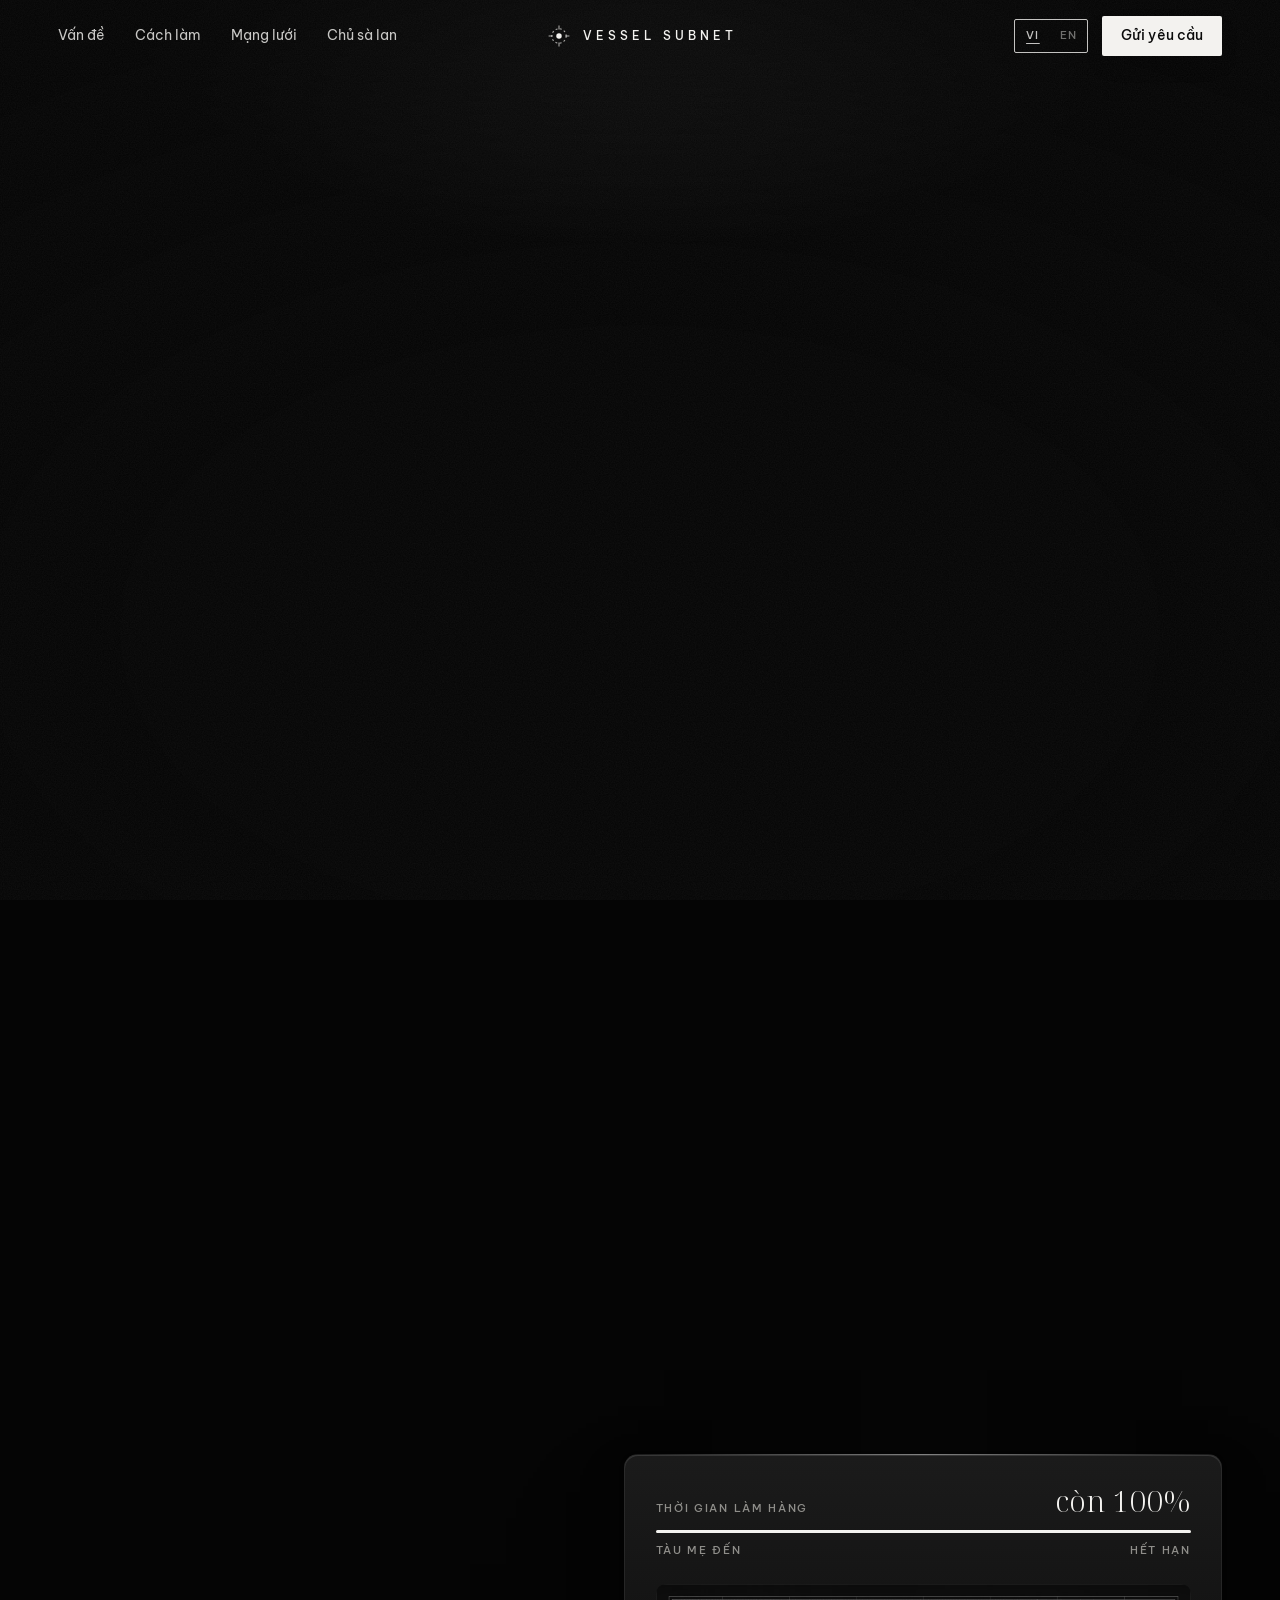
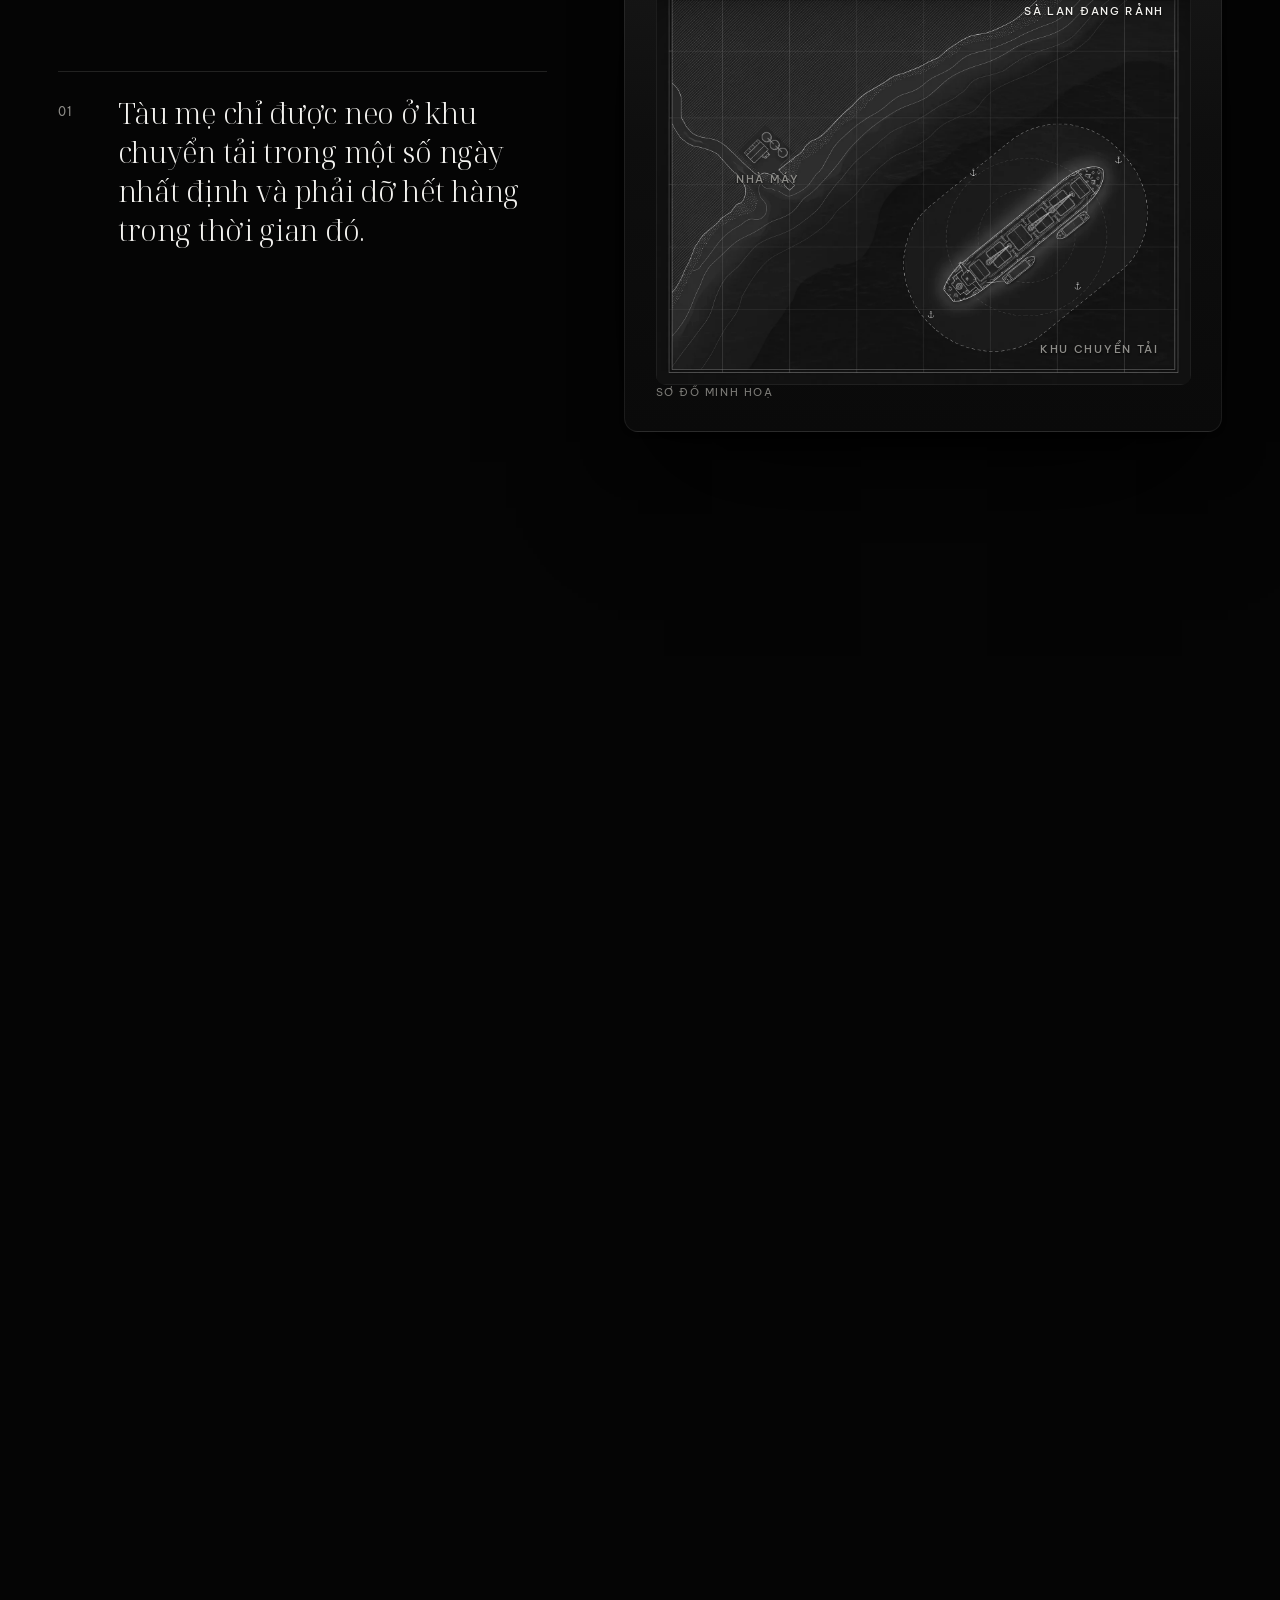
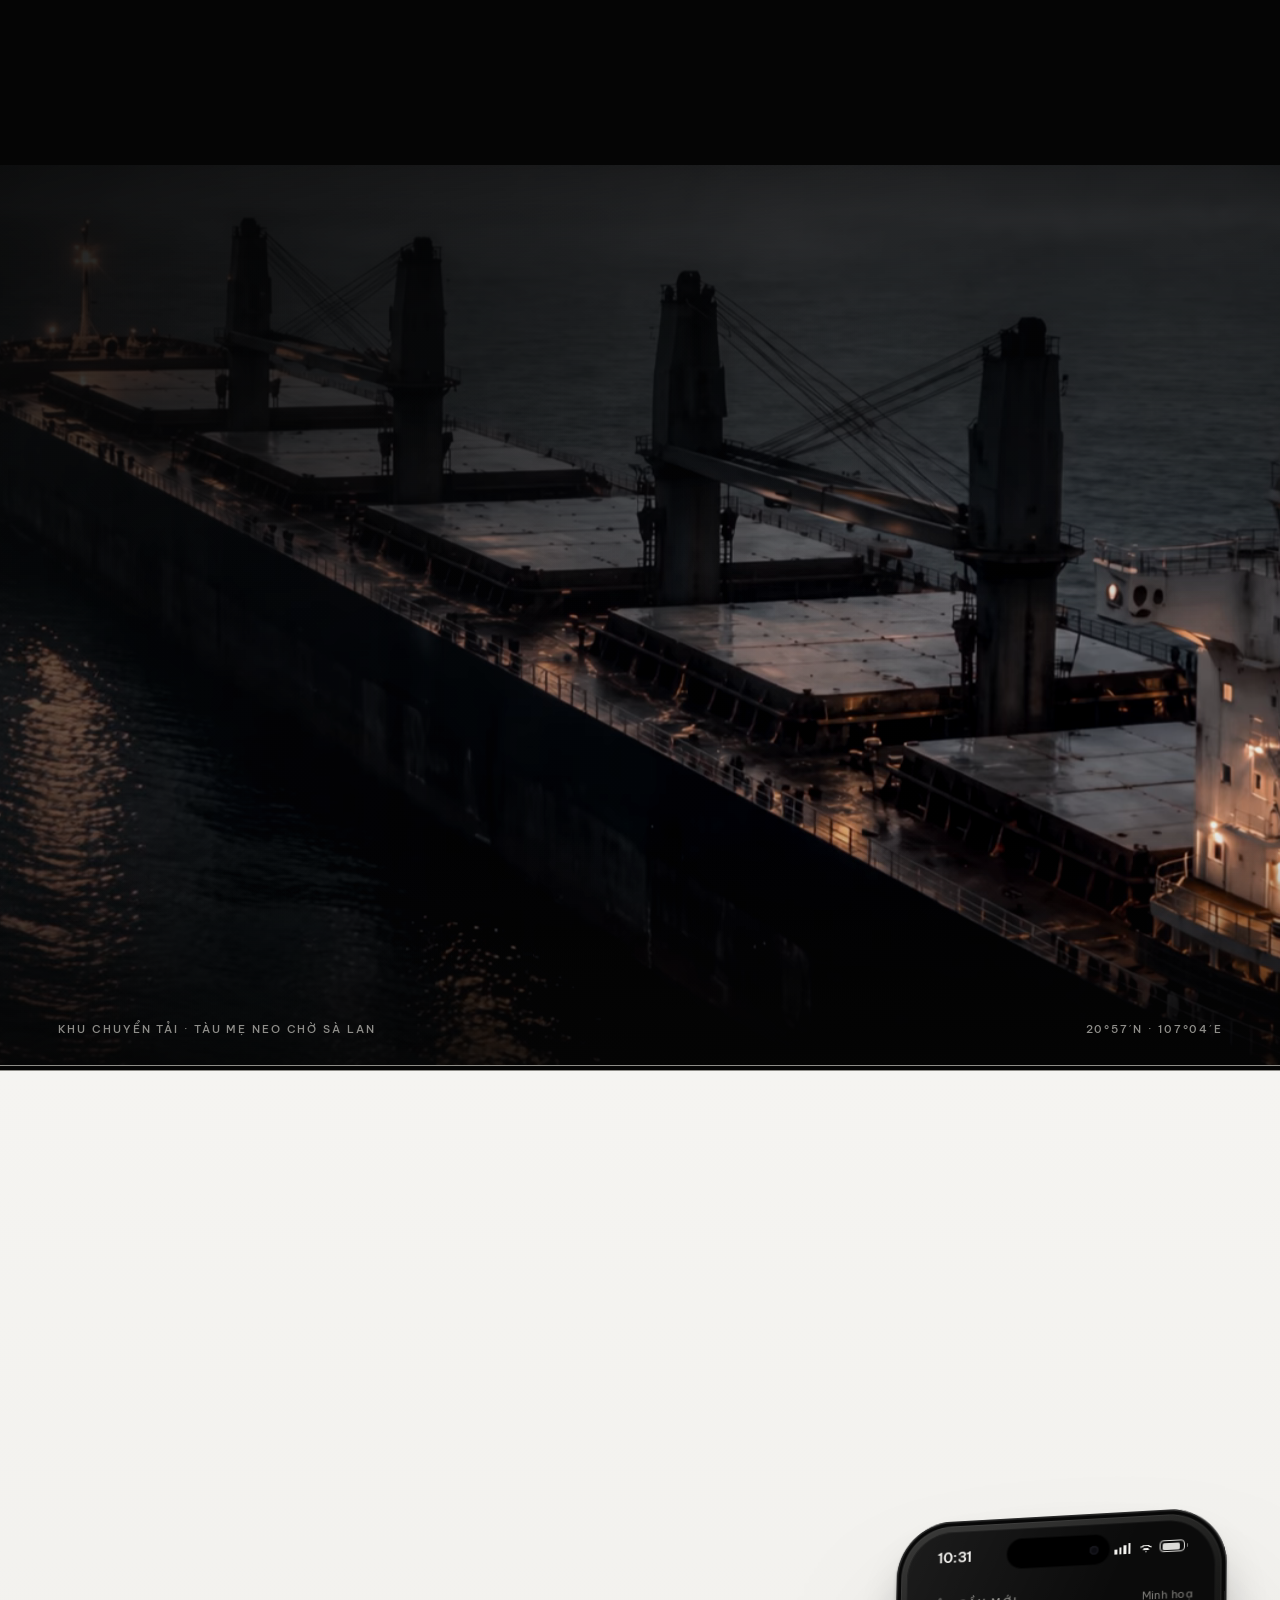
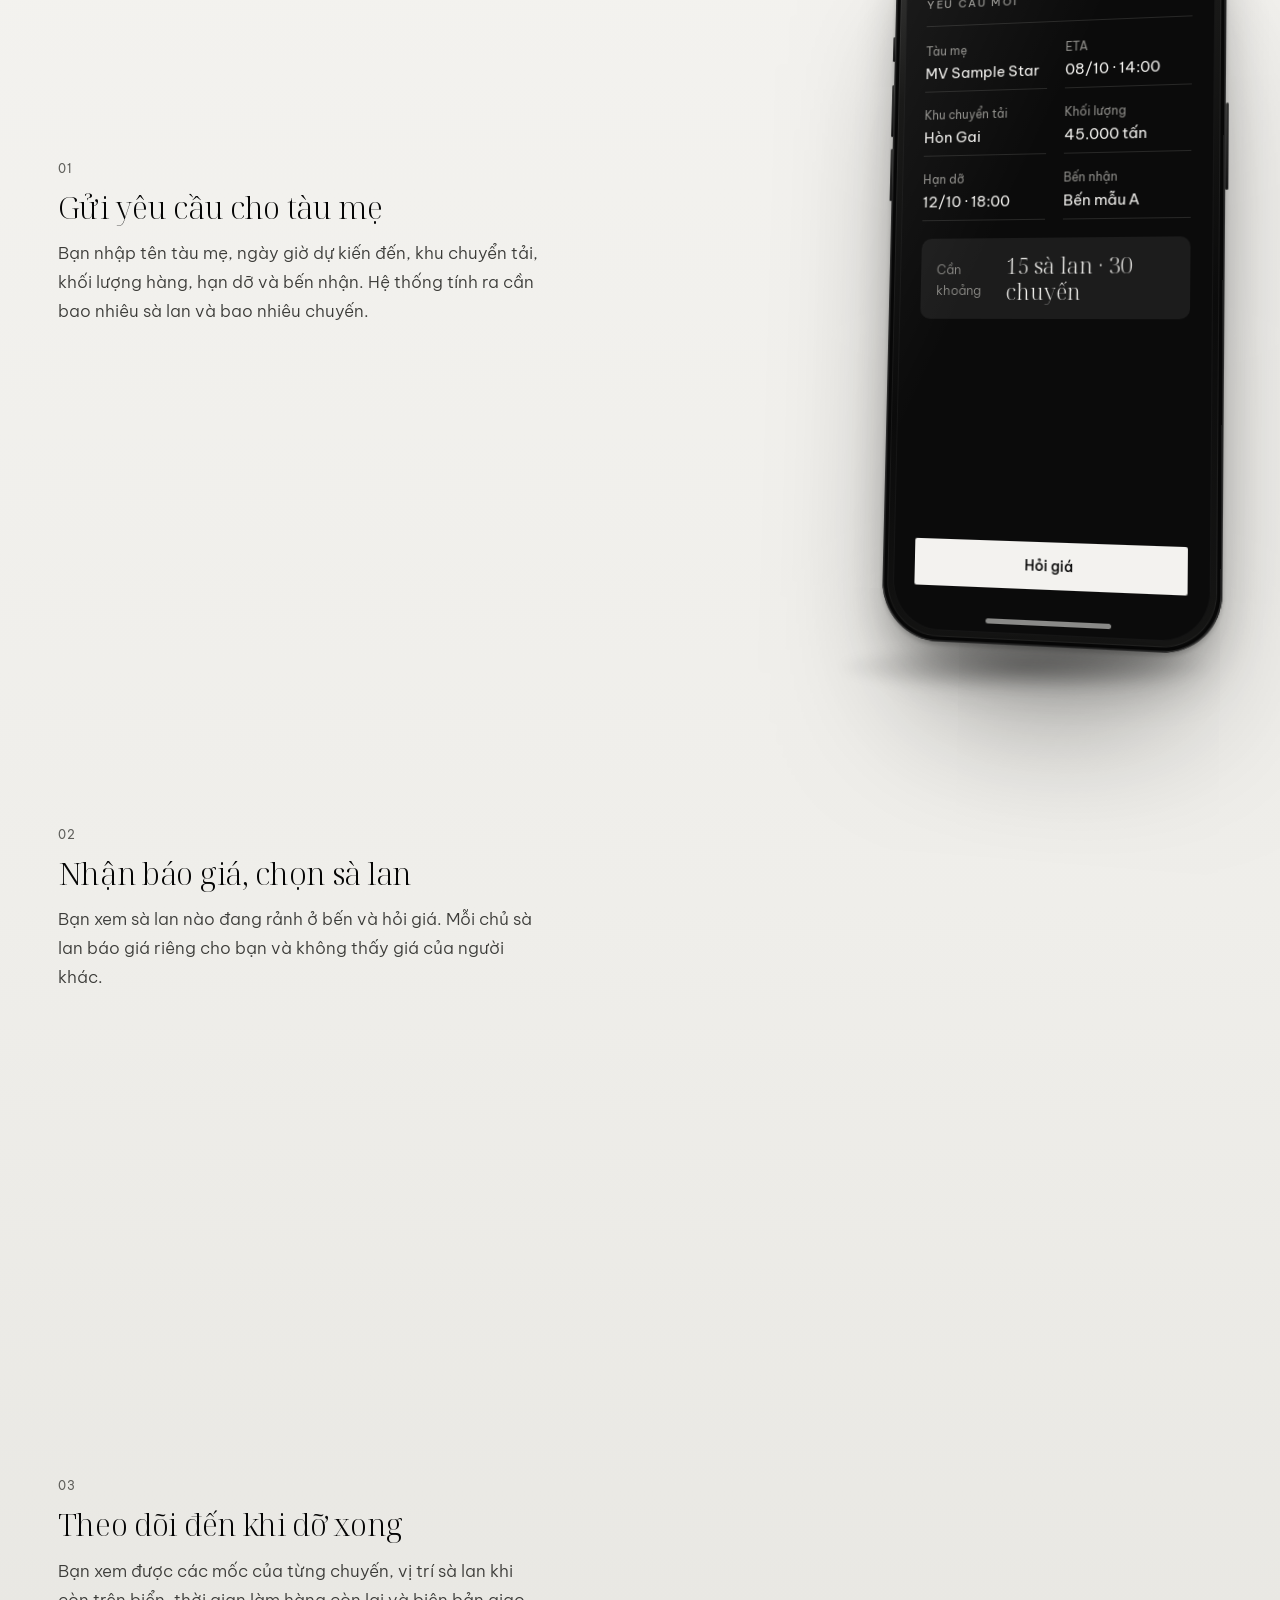
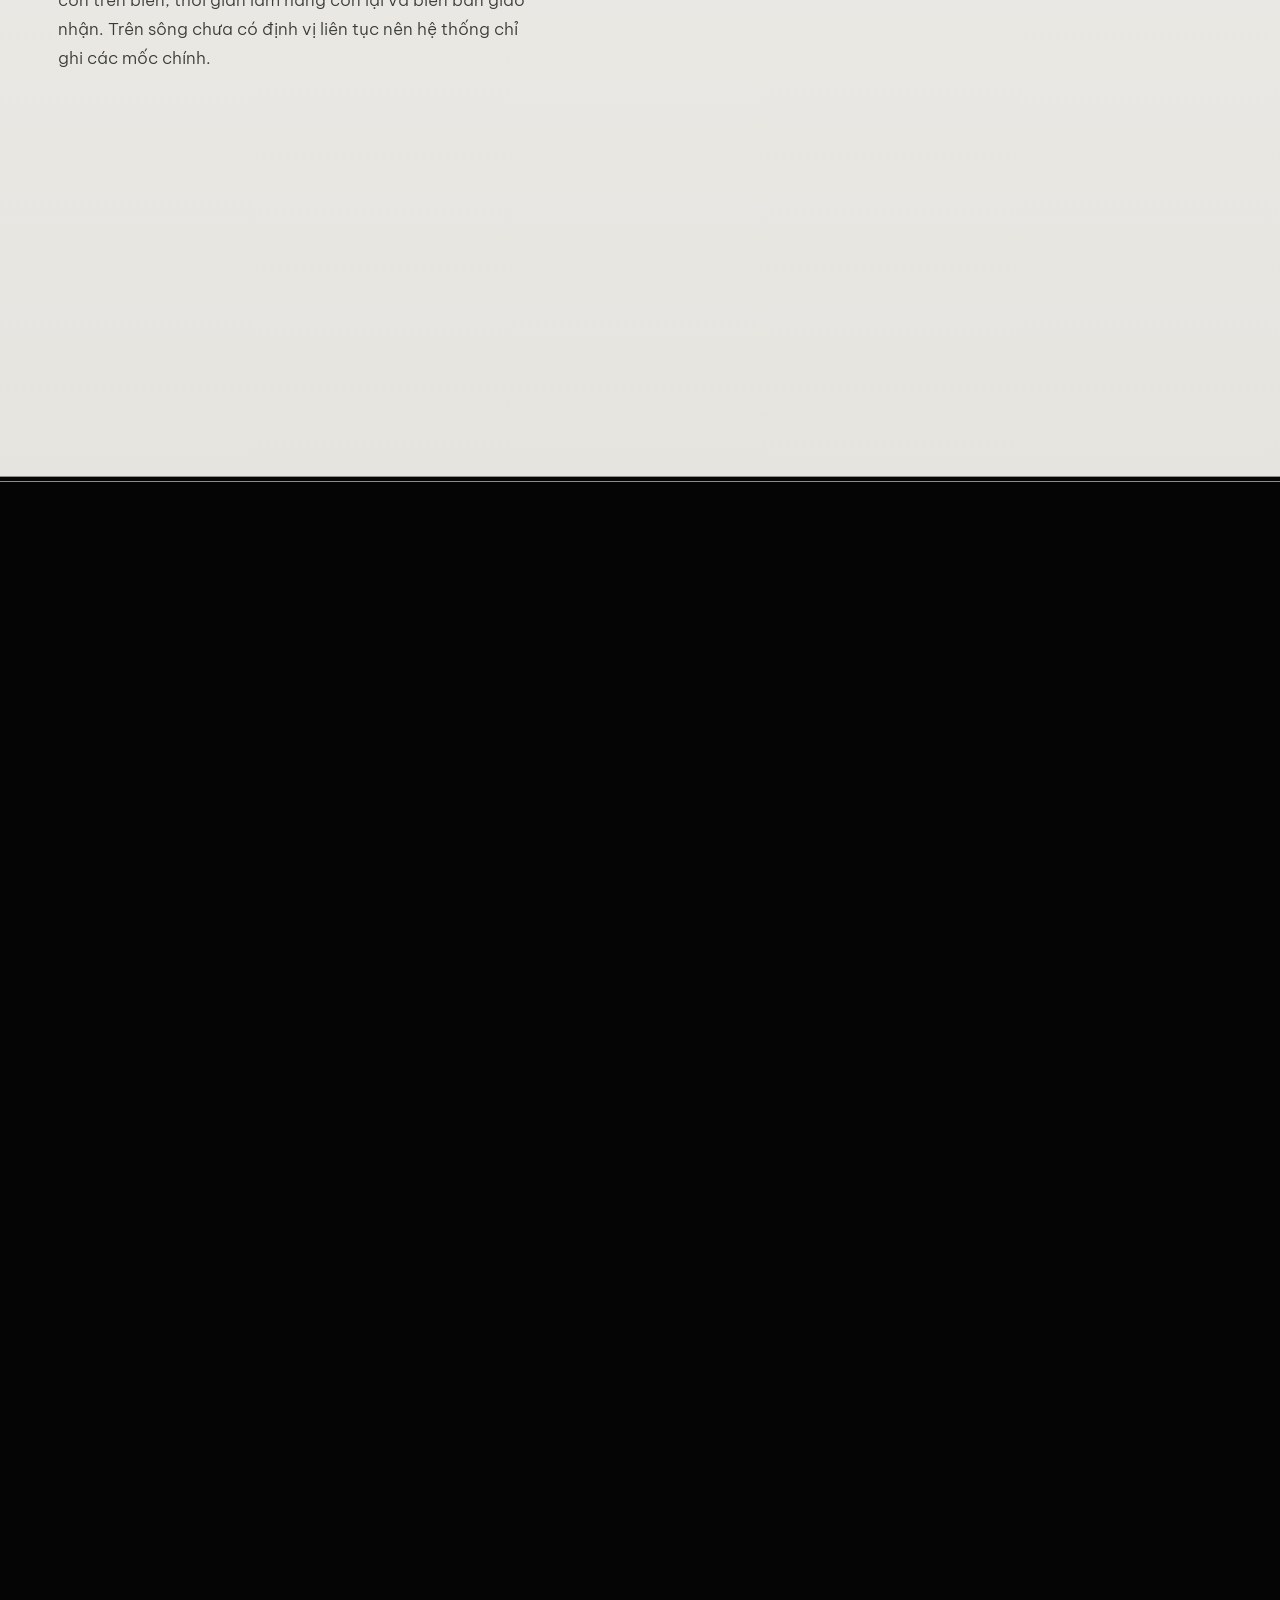
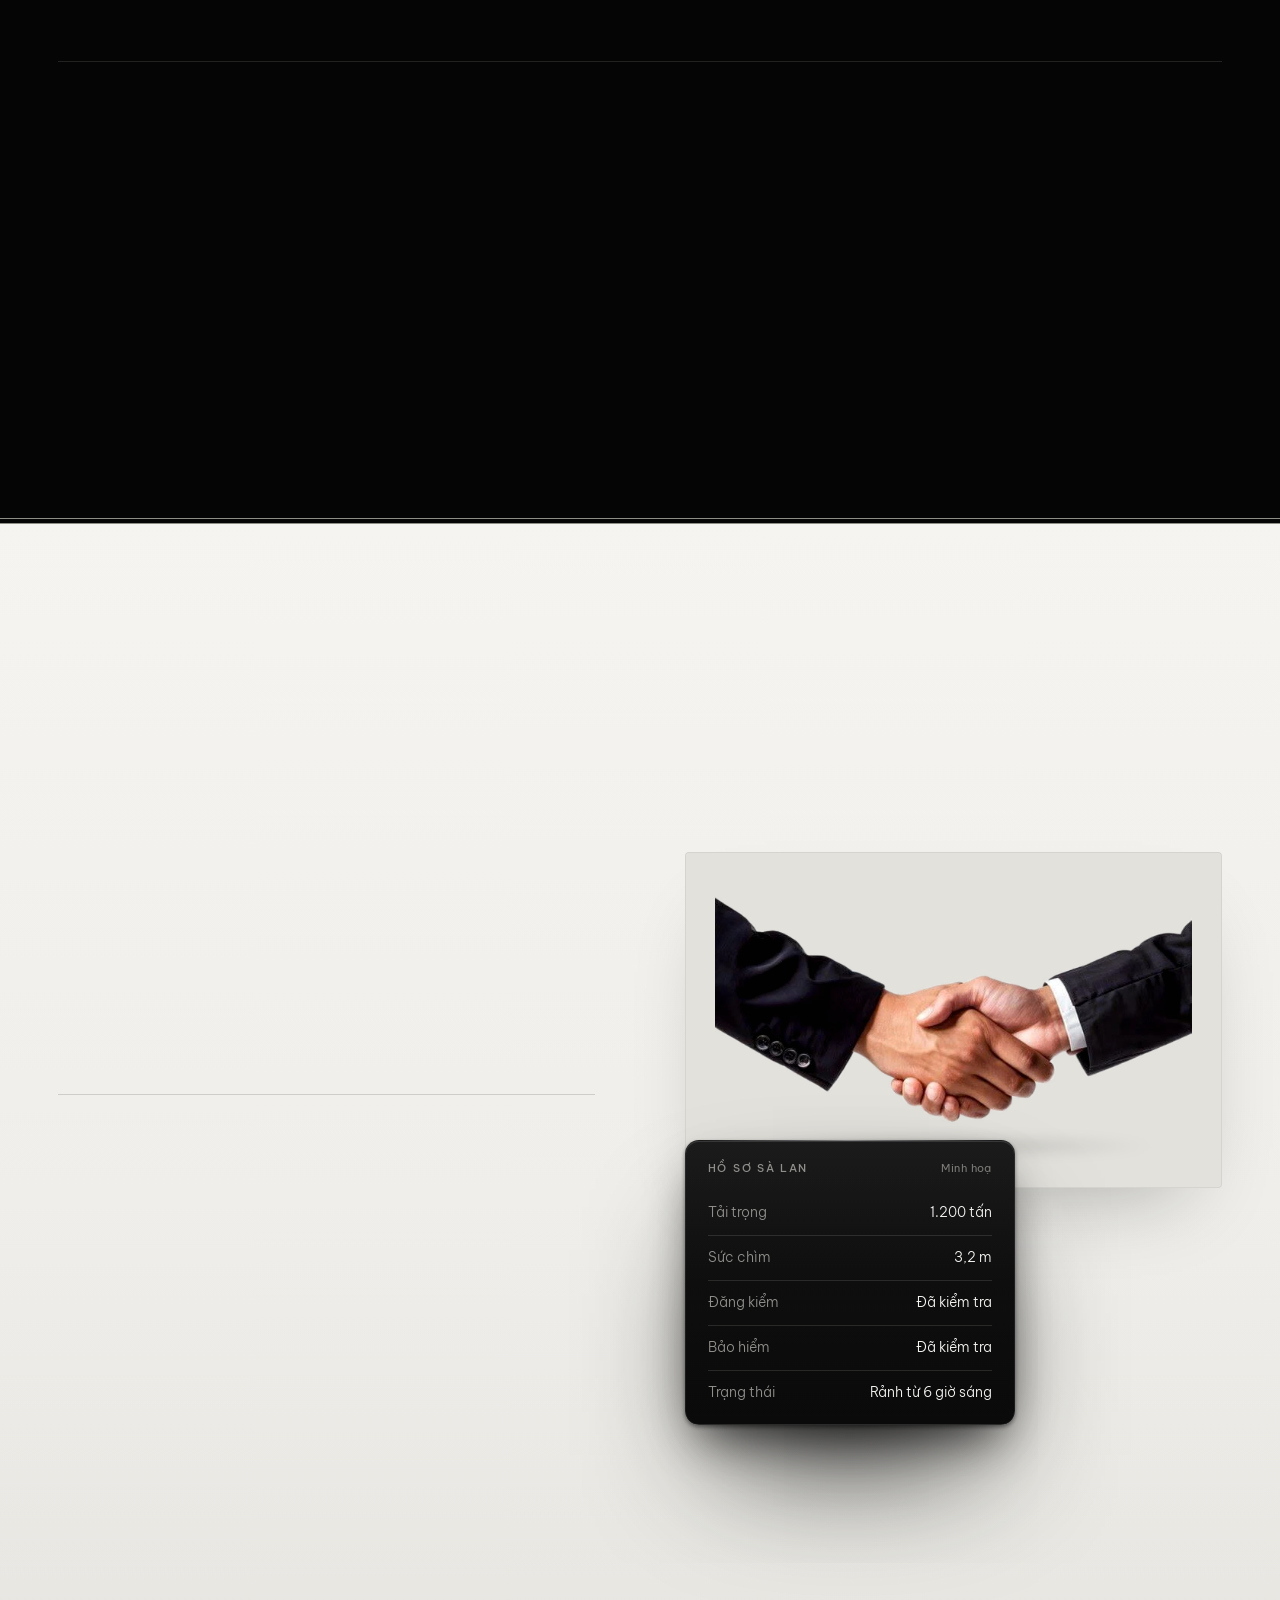
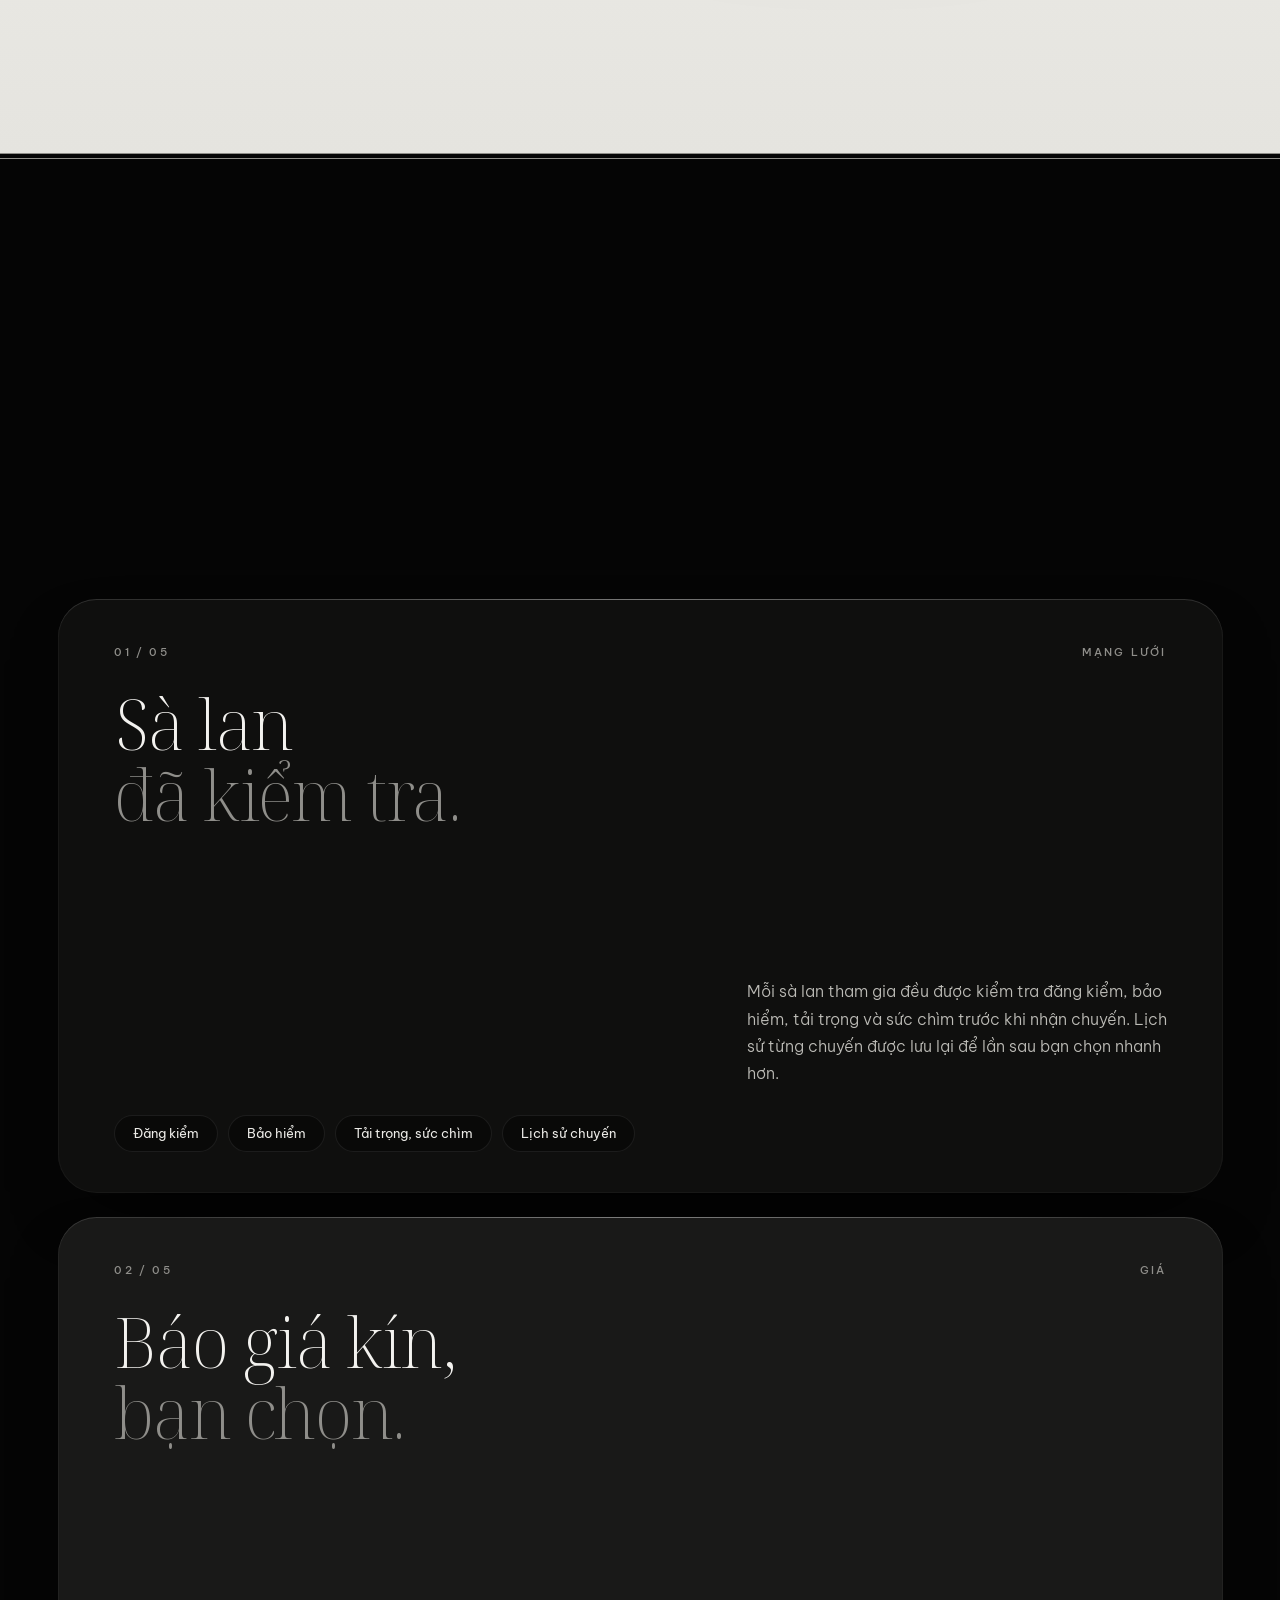
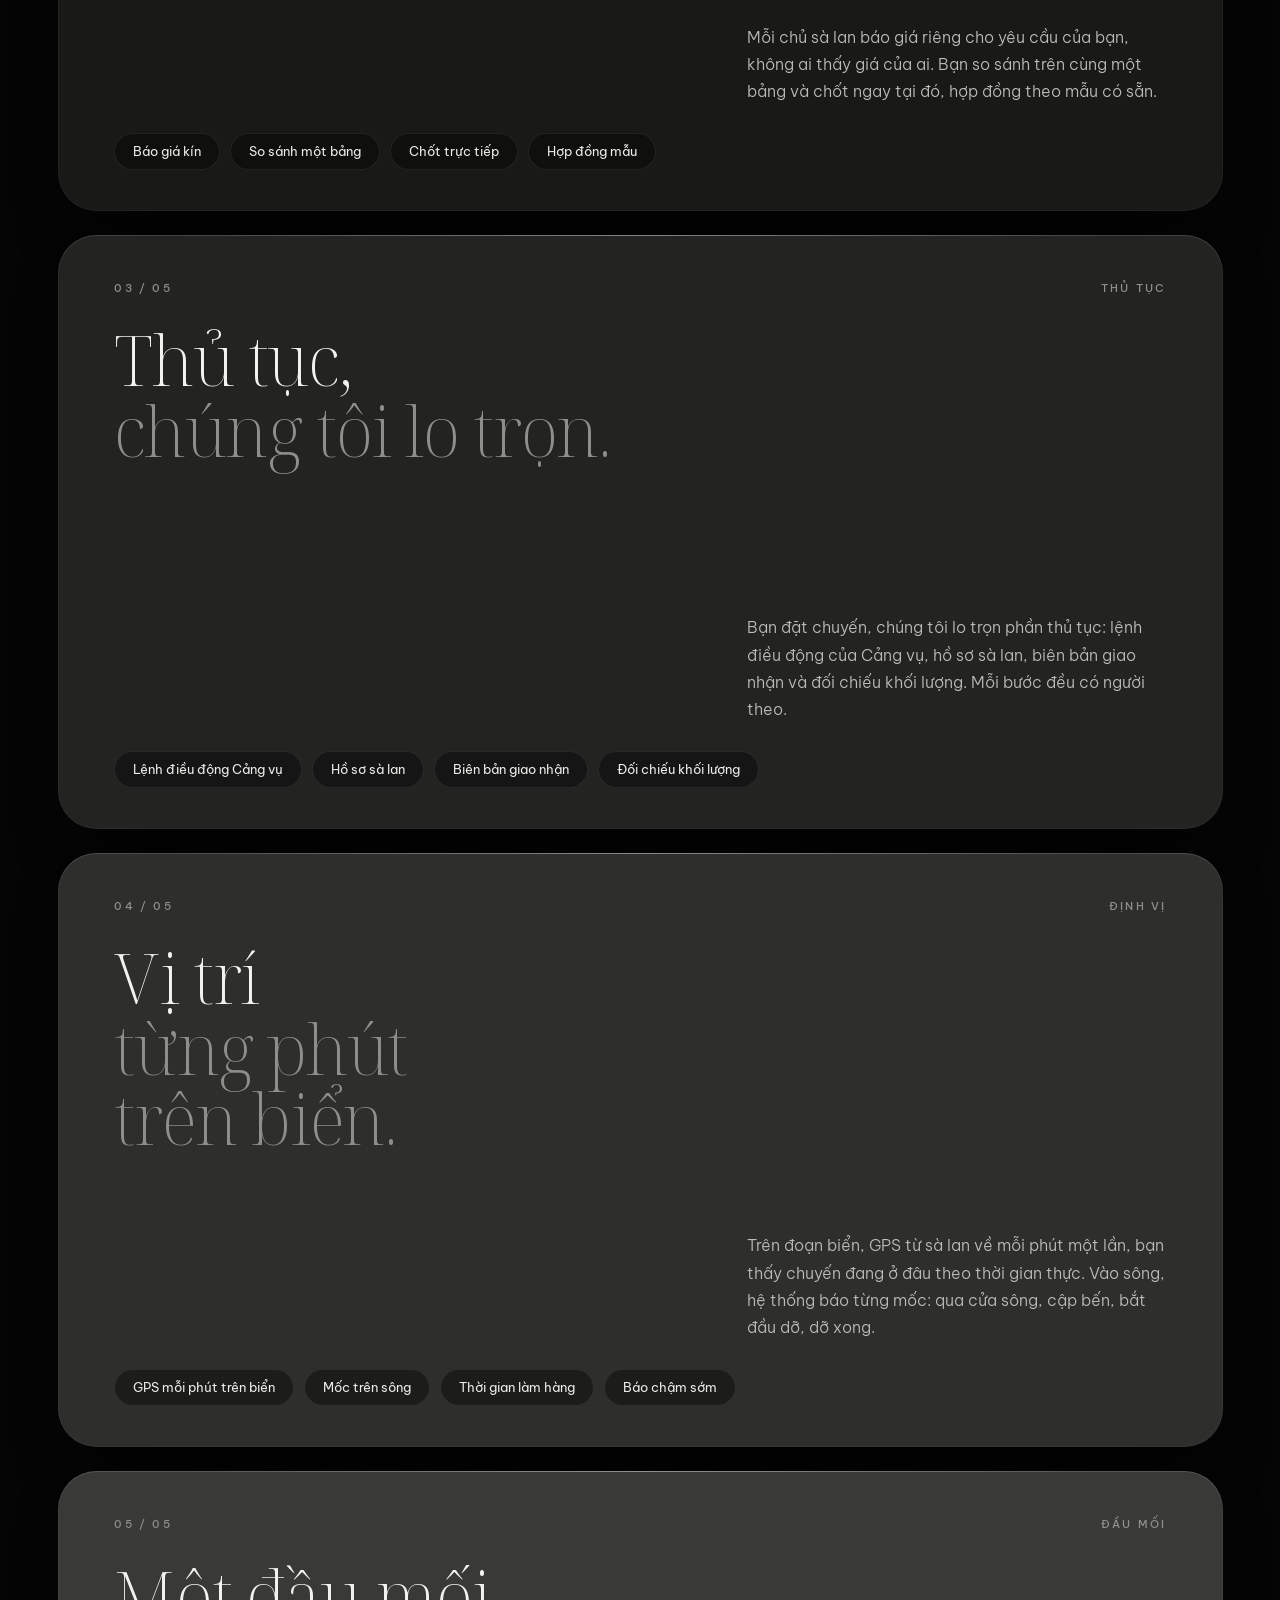
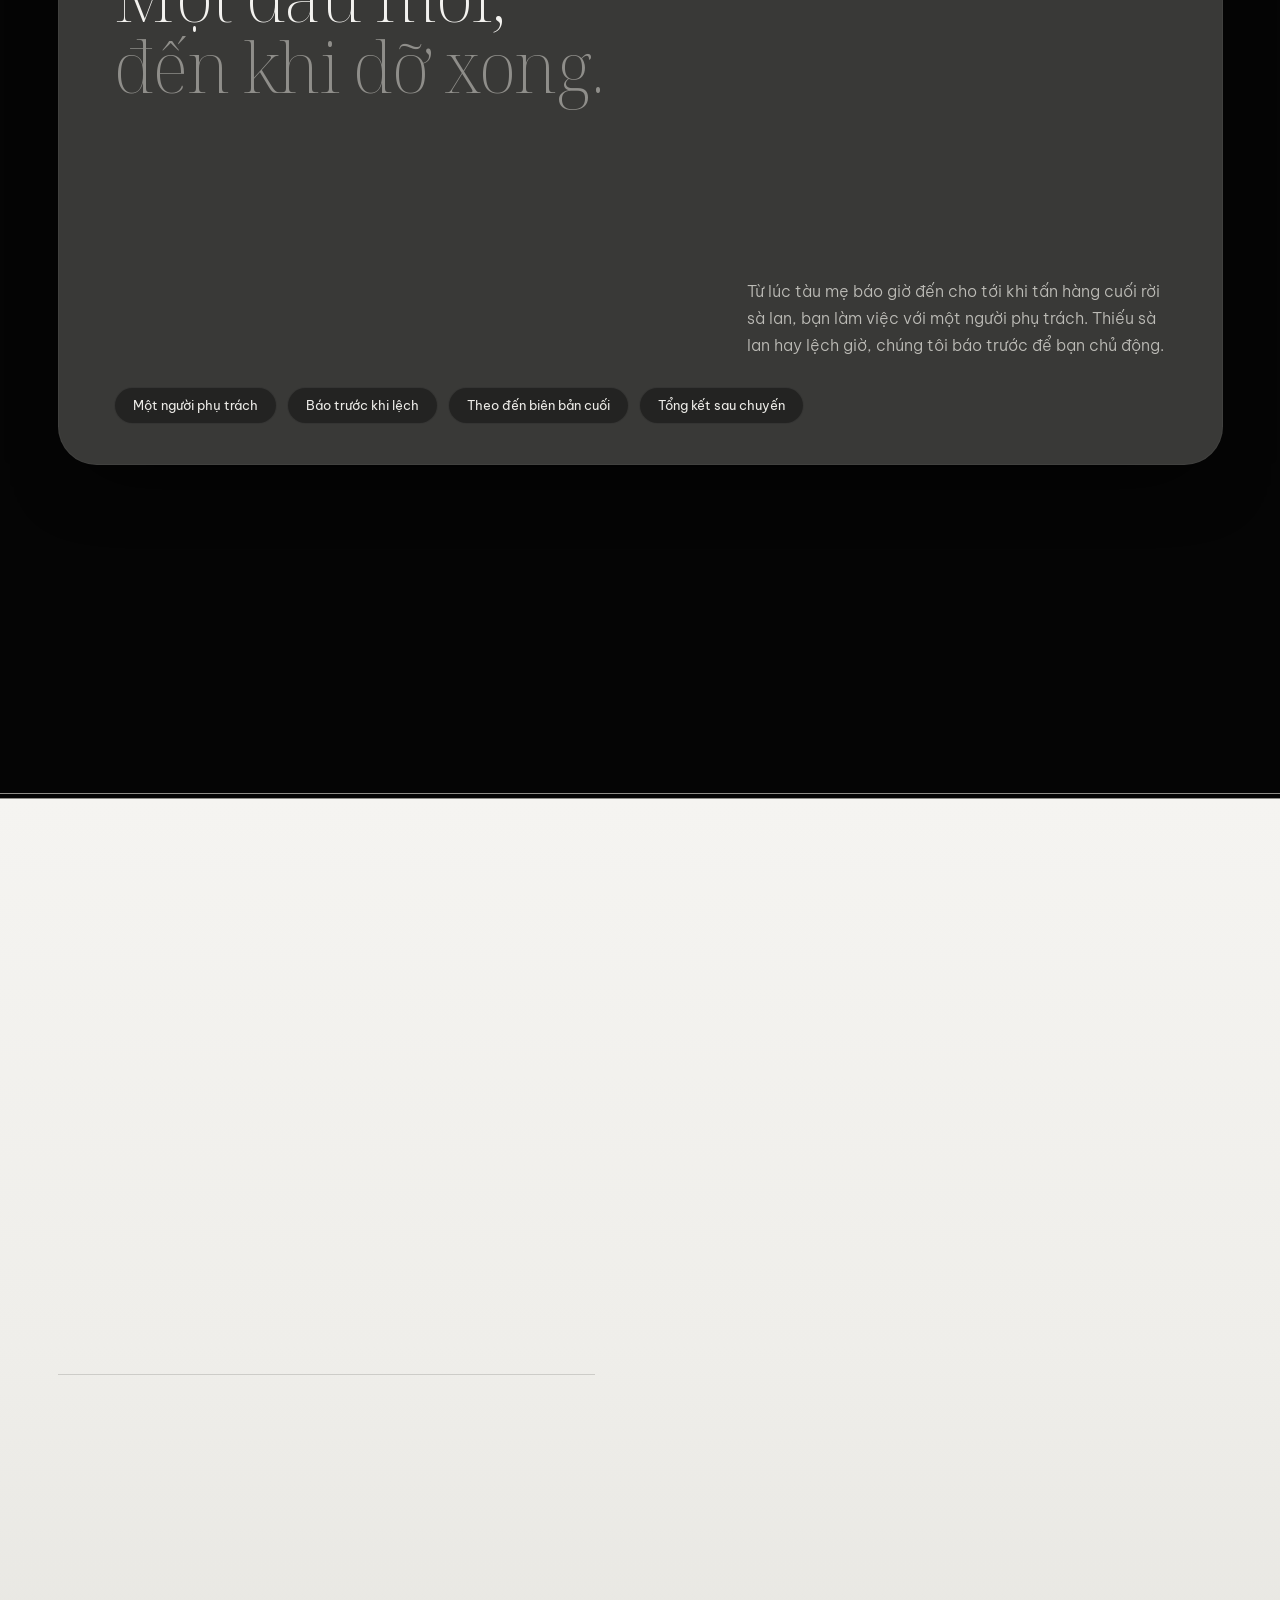
<file: vessel/index.html>
<!doctype html>
<html lang="vi">
<head>
<meta charset="utf-8">
<meta name="viewport" content="width=device-width,initial-scale=1">
<title>Vessel Subnet · Điều phối sà lan chuyển tải</title>
<meta name="description" content="Tìm sà lan cho tàu mẹ, trước khi hết hạn dỡ. Đăng yêu cầu, nhận báo giá kín, theo dõi từng chuyến đến khi dỡ xong.">
<meta name="theme-color" content="#050505">
<link rel="icon" href="favicon.svg" type="image/svg+xml">
<script>
  (function (d) {
    var r = d.documentElement; r.classList.add('js');
    try { var l = localStorage.getItem('vs-lang'); if (l === 'en') r.setAttribute('data-lang-init', 'en'); } catch (e) {}
    if (!window.matchMedia('(prefers-reduced-motion: reduce)').matches) {
      r.classList.add('motion-ok'); r.classList.add('is-booting');
      setTimeout(function () { if (!window.__vsReady) r.classList.remove('motion-ok'); }, 2500);
    }
  })(document);
</script>
<link rel="preconnect" href="https://fonts.googleapis.com">
<link rel="preconnect" href="https://fonts.gstatic.com" crossorigin>
<link rel="stylesheet" href="https://fonts.googleapis.com/css2?family=Noto+Serif+Display:ital,wght@0,200;0,300;1,300&family=Be+Vietnam+Pro:wght@300;400;500&display=swap">
<link rel="stylesheet" href="css/styles.css?v=27">
</head>
<body>
<a class="skip" href="#main" data-i18n="skip">Chuyển đến nội dung chính</a>

<!-- Màn chờ: chỉ hiện khi có JS và cho phép chuyển động; tự tan sau 7 s nếu JS không gỡ -->
<div class="boot" id="boot" aria-hidden="true">
  <div class="boot-in">
    <span class="boot-mark">Vessel Subnet</span>
    <i class="boot-bar"><b id="bootBar"></b></i>
    <span class="boot-lbl" data-i18n="bootLbl">Đang tải hải đồ</span>
  </div>
</div>

<!-- ───────── Header ───────── -->
<header class="hdr" id="hdr">
  <div class="hdr-in">
    <nav class="hdr-nav" aria-label="Điều hướng chính" data-i18n-attr="aria-label:navMain">
      <a href="#van-de" data-i18n="nav1">Vấn đề</a><a href="#cach-van-hanh" data-i18n="nav2">Cách làm</a><a href="#mang-luoi" data-i18n="nav3">Mạng lưới</a><a href="#chu-sa-lan" data-i18n="nav4">Chủ sà lan</a>
    </nav>
    <a class="brand" href="#top" aria-label="Vessel Subnet">
      <svg class="glyph" width="24" height="24" viewBox="0 0 30 30" aria-hidden="true"><circle class="glyph-ring" cx="15" cy="15" r="9" fill="none" stroke="currentColor" stroke-width="1.3" stroke-dasharray="2.4 3" opacity=".7"/><circle cx="15" cy="15" r="3.4" fill="currentColor"/><path d="M15 2v5M15 23v5M2 15h5M23 15h5" stroke="currentColor" stroke-width="1.3" opacity=".7"/></svg>
      <span>Vessel Subnet</span>
    </a>
    <div class="hdr-act">
      <div class="lang" role="group" aria-label="Ngôn ngữ" data-i18n-attr="aria-label:lang">
        <button type="button" data-lang="vi" aria-pressed="true">VI</button><button type="button" data-lang="en" aria-pressed="false">EN</button>
      </div>
      <a class="btn btn-sm" href="#bat-dau" data-i18n="navCta">Gửi yêu cầu</a>
      <button class="menu-btn" type="button" aria-expanded="false" aria-controls="mnav"><span class="menu-ico" aria-hidden="true"></span><span class="sr" data-i18n="menuOpen">Mở menu</span></button>
    </div>
  </div>
  <nav class="mnav" id="mnav" aria-label="Điều hướng trên di động" data-i18n-attr="aria-label:navMobile" hidden>
    <a href="#van-de" data-i18n="nav1">Vấn đề</a><a href="#cach-van-hanh" data-i18n="nav2">Cách làm</a><a href="#mang-luoi" data-i18n="nav3">Mạng lưới</a><a href="#chu-sa-lan" data-i18n="nav4">Chủ sà lan</a><a href="#nguyen-tac" data-i18n="nav5">Cam kết</a><a href="#bat-dau" data-i18n="navCta">Gửi yêu cầu</a>
  </nav>
</header>

<main id="main">

<!-- ───────── Hero (tối) ───────── -->
<section class="hero tone-dark" id="top">
  <div class="scene" aria-hidden="true">
    <div class="plane" id="heroPlane">
      <svg viewBox="0 0 1600 1000" id="heroChart" focusable="false">
<defs>
  <path id="hc" pathLength="1" d="M-20 420C120 400 220 330 340 350C460 370 520 300 640 300C720 300 760 340 800 356C860 380 900 330 1000 320C1120 308 1180 360 1300 340C1400 324 1500 280 1620 300"/>
  <pattern id="hh" width="9" height="9" patternUnits="userSpaceOnUse" patternTransform="rotate(45)"><line x1="0" y1="0" x2="0" y2="9" stroke="rgba(243,242,239,.09)" stroke-width="1"/></pattern>
  <pattern id="stip" width="7" height="7" patternUnits="userSpaceOnUse"><circle cx="2" cy="2" r=".55" fill="rgba(243,242,239,.22)"/><circle cx="5.5" cy="5.5" r=".45" fill="rgba(243,242,239,.14)"/></pattern>
  <linearGradient id="sweepG" x1="0" y1="0" x2="1" y2="0"><stop offset="0" stop-color="#fff" stop-opacity="0"/><stop offset="1" stop-color="#fff" stop-opacity=".16"/></linearGradient>
  <!-- Sà lan boong hở (mũi hướng +x, dài 64, rộng 16) -->
  <g id="barge-sym">
    <path class="hb" d="M-32-8H22Q31-8 34 0Q31 8 22 8H-32Q-35 0-32-8Z"/>
    <rect class="hold" x="-18" y="-5" width="36" height="10" rx=".6"/>
    <path class="hold-i" d="M-16-3.2H16M-16 3.2H16"/>
    <rect class="wh" x="-29" y="-3.6" width="7" height="7.2" rx=".6"/>
    <path class="hl" d="M34 0H46"/>
  </g>
  <!-- Tàu hàng rời (mũi hướng +x, dài 152, rộng 26) -->
  <g id="ship-sym">
    <path class="sh-hull" pathLength="1" d="M-75-11H38C60-11 72-5 78 0C72 5 60 11 38 11H-75C-79 7-79-7-75-11Z"/>
    <path class="sh-dk" d="M-72-8.4H42C53-8.4 63-4 68.5 0C63 4 53 8.4 42 8.4H-72"/>
    <path class="sh-cl" d="M-70 0H70"/>
    <path class="sh-fr" d="M-70-11v1.8M-70 11v-1.8M-60-11v1.8M-60 11v-1.8M-50-11v1.8M-50 11v-1.8M-40-11v1.8M-40 11v-1.8M-30-11v1.8M-30 11v-1.8M-20-11v1.8M-20 11v-1.8M-10-11v1.8M-10 11v-1.8M0-11v1.8M0 11v-1.8M10-11v1.8M10 11v-1.8M20-11v1.8M20 11v-1.8M30-11v1.8M30 11v-1.8M40-11v1.8M40 11v-1.8M50-11v1.8M50 11v-1.8"/>
    <g class="sh-lb"><rect x="-71" y="-15.6" width="9" height="3" rx="1.5"/><rect x="-71" y="12.6" width="9" height="3" rx="1.5"/></g>
    <g class="sh-hatches">
      <rect x="-46" y="-7.2" width="16" height="14.4"/><rect class="i" x="-44.5" y="-5.7" width="13" height="11.4"/><path class="s" d="M-38-5.7V5.7"/>
      <rect x="-24" y="-7.2" width="16" height="14.4"/><rect class="i" x="-22.5" y="-5.7" width="13" height="11.4"/><path class="s" d="M-16-5.7V5.7"/>
      <rect x="-2" y="-7.2" width="16" height="14.4"/><rect class="i" x="-.5" y="-5.7" width="13" height="11.4"/><path class="s" d="M6-5.7V5.7"/>
      <rect x="20" y="-7.2" width="16" height="14.4"/><rect class="i" x="21.5" y="-5.7" width="13" height="11.4"/><path class="s" d="M28-5.7V5.7"/>
      <rect x="42" y="-6.4" width="14" height="12.8"/><rect class="i" x="43.5" y="-4.9" width="11" height="9.8"/><path class="s" d="M49-4.9V4.9"/>
    </g>
    <g class="sh-cranes">
      <circle cx="-27" cy="0" r="2.6"/><path d="M-27 0L-12-1.4"/><path class="k" d="M-12-1.4v2.6"/>
      <circle cx="-5" cy="0" r="2.6"/><path d="M-5 0L10-1.4"/><path class="k" d="M10-1.4v2.6"/>
      <circle cx="17" cy="0" r="2.6"/><path d="M17 0L32-1.4"/><path class="k" d="M32-1.4v2.6"/>
      <circle cx="39" cy="0" r="2.6"/><path d="M39 0L54-1.4"/><path class="k" d="M54-1.4v2.6"/>
    </g>
    <g class="sh-sup">
      <rect x="-72" y="-9" width="21" height="18" rx=".8"/>
      <rect class="i" x="-69" y="-6.5" width="12" height="13"/>
      <path class="w" d="M-56-13V13"/>
      <rect class="sh-fun" x="-68.5" y="-2.6" width="5" height="5.2" rx="1"/>
      <path class="m" d="M-60 0h-1M-54-11v-5"/>
    </g>
    <g class="sh-fore">
      <circle cx="61" cy="-3.6" r="1.8"/><circle cx="61" cy="3.6" r="1.8"/>
      <path d="M61-3.6L71-6.2M61 3.6L71 6.2M66 0h-3"/>
      <circle cx="69" cy="0" r="1"/>
    </g>
    <g class="sh-bol"><circle cx="-62" cy="-11.6" r="1.1"/><circle cx="-40" cy="-11.6" r="1.1"/><circle cx="-10" cy="-11.6" r="1.1"/><circle cx="22" cy="-11.6" r="1.1"/><circle cx="48" cy="-10.6" r="1.1"/>
      <circle cx="-62" cy="11.6" r="1.1"/><circle cx="-40" cy="11.6" r="1.1"/><circle cx="-10" cy="11.6" r="1.1"/><circle cx="22" cy="11.6" r="1.1"/><circle cx="48" cy="10.6" r="1.1"/></g>
    <path class="hl" d="M78 0H106"/>
  </g>
  <g id="anc-sym"><circle cx="0" cy="-5.2" r="1.4"/><path d="M0-3.8V6M-3.4-1.2H3.4M-5 2.2C-3.6 6 3.6 6 5 2.2"/></g>
  <path id="fix-sym" d="M-4 0H4M0-4V4"/>
</defs>
<g transform="translate(0 95)">
<g class="pl-grid">
  <path class="g1" d="M0 100H1600M0 200H1600M0 300H1600M0 500H1600M0 600H1600M0 700H1600M0 900H1600M100 0V1000M200 0V1000M300 0V1000M500 0V1000M600 0V1000M700 0V1000M900 0V1000M1000 0V1000M1100 0V1000M1300 0V1000M1400 0V1000M1500 0V1000"/>
  <path class="g2" d="M0 400H1600M0 800H1600M400 0V1000M800 0V1000M1200 0V1000"/>
</g>
<path class="ch-tick" d="M397 0h6M398.5 20h3M398.5 40h3M398.5 60h3M398.5 80h3M397 100h6M398.5 120h3M398.5 140h3M398.5 160h3M398.5 180h3M397 200h6M398.5 220h3M398.5 240h3M398.5 260h3M398.5 280h3M397 300h6M398.5 320h3M398.5 340h3M398.5 360h3M398.5 380h3M397 400h6M398.5 420h3M398.5 440h3M398.5 460h3M398.5 480h3M397 500h6M398.5 520h3M398.5 540h3M398.5 560h3M398.5 580h3M397 600h6M398.5 620h3M398.5 640h3M398.5 660h3M398.5 680h3M397 700h6M398.5 720h3M398.5 740h3M398.5 760h3M398.5 780h3M397 800h6M398.5 820h3M398.5 840h3M398.5 860h3M398.5 880h3M397 900h6M398.5 920h3M398.5 940h3M398.5 960h3M398.5 980h3M397 1000h6M797 0h6M798.5 20h3M798.5 40h3M798.5 60h3M798.5 80h3M797 100h6M798.5 120h3M798.5 140h3M798.5 160h3M798.5 180h3M797 200h6M798.5 220h3M798.5 240h3M798.5 260h3M798.5 280h3M797 300h6M798.5 320h3M798.5 340h3M798.5 360h3M798.5 380h3M797 400h6M798.5 420h3M798.5 440h3M798.5 460h3M798.5 480h3M797 500h6M798.5 520h3M798.5 540h3M798.5 560h3M798.5 580h3M797 600h6M798.5 620h3M798.5 640h3M798.5 660h3M798.5 680h3M797 700h6M798.5 720h3M798.5 740h3M798.5 760h3M798.5 780h3M797 800h6M798.5 820h3M798.5 840h3M798.5 860h3M798.5 880h3M797 900h6M798.5 920h3M798.5 940h3M798.5 960h3M798.5 980h3M797 1000h6M1197 0h6M1198.5 20h3M1198.5 40h3M1198.5 60h3M1198.5 80h3M1197 100h6M1198.5 120h3M1198.5 140h3M1198.5 160h3M1198.5 180h3M1197 200h6M1198.5 220h3M1198.5 240h3M1198.5 260h3M1198.5 280h3M1197 300h6M1198.5 320h3M1198.5 340h3M1198.5 360h3M1198.5 380h3M1197 400h6M1198.5 420h3M1198.5 440h3M1198.5 460h3M1198.5 480h3M1197 500h6M1198.5 520h3M1198.5 540h3M1198.5 560h3M1198.5 580h3M1197 600h6M1198.5 620h3M1198.5 640h3M1198.5 660h3M1198.5 680h3M1197 700h6M1198.5 720h3M1198.5 740h3M1198.5 760h3M1198.5 780h3M1197 800h6M1198.5 820h3M1198.5 840h3M1198.5 860h3M1198.5 880h3M1197 900h6M1198.5 920h3M1198.5 940h3M1198.5 960h3M1198.5 980h3M1197 1000h6M0 397v6M20 398.5v3M40 398.5v3M60 398.5v3M80 398.5v3M100 397v6M120 398.5v3M140 398.5v3M160 398.5v3M180 398.5v3M200 397v6M220 398.5v3M240 398.5v3M260 398.5v3M280 398.5v3M300 397v6M320 398.5v3M340 398.5v3M360 398.5v3M380 398.5v3M400 397v6M420 398.5v3M440 398.5v3M460 398.5v3M480 398.5v3M500 397v6M520 398.5v3M540 398.5v3M560 398.5v3M580 398.5v3M600 397v6M620 398.5v3M640 398.5v3M660 398.5v3M680 398.5v3M700 397v6M720 398.5v3M740 398.5v3M760 398.5v3M780 398.5v3M800 397v6M820 398.5v3M840 398.5v3M860 398.5v3M880 398.5v3M900 397v6M920 398.5v3M940 398.5v3M960 398.5v3M980 398.5v3M1000 397v6M1020 398.5v3M1040 398.5v3M1060 398.5v3M1080 398.5v3M1100 397v6M1120 398.5v3M1140 398.5v3M1160 398.5v3M1180 398.5v3M1200 397v6M1220 398.5v3M1240 398.5v3M1260 398.5v3M1280 398.5v3M1300 397v6M1320 398.5v3M1340 398.5v3M1360 398.5v3M1380 398.5v3M1400 397v6M1420 398.5v3M1440 398.5v3M1460 398.5v3M1480 398.5v3M1500 397v6M1520 398.5v3M1540 398.5v3M1560 398.5v3M1580 398.5v3M1600 397v6M0 797v6M20 798.5v3M40 798.5v3M60 798.5v3M80 798.5v3M100 797v6M120 798.5v3M140 798.5v3M160 798.5v3M180 798.5v3M200 797v6M220 798.5v3M240 798.5v3M260 798.5v3M280 798.5v3M300 797v6M320 798.5v3M340 798.5v3M360 798.5v3M380 798.5v3M400 797v6M420 798.5v3M440 798.5v3M460 798.5v3M480 798.5v3M500 797v6M520 798.5v3M540 798.5v3M560 798.5v3M580 798.5v3M600 797v6M620 798.5v3M640 798.5v3M660 798.5v3M680 798.5v3M700 797v6M720 798.5v3M740 798.5v3M760 798.5v3M780 798.5v3M800 797v6M820 798.5v3M840 798.5v3M860 798.5v3M880 798.5v3M900 797v6M920 798.5v3M940 798.5v3M960 798.5v3M980 798.5v3M1000 797v6M1020 798.5v3M1040 798.5v3M1060 798.5v3M1080 798.5v3M1100 797v6M1120 798.5v3M1140 798.5v3M1160 798.5v3M1180 798.5v3M1200 797v6M1220 798.5v3M1240 798.5v3M1260 798.5v3M1280 798.5v3M1300 797v6M1320 798.5v3M1340 798.5v3M1360 798.5v3M1380 798.5v3M1400 797v6M1420 798.5v3M1440 798.5v3M1460 798.5v3M1480 798.5v3M1500 797v6M1520 798.5v3M1540 798.5v3M1560 798.5v3M1580 798.5v3M1600 797v6"/>
<g class="ch-geo">
  <text x="246" y="394">20°58′N</text><text x="246" y="794">20°57′N</text>
  <text x="406" y="394">107°03′E</text><text x="806" y="394">107°04′E</text><text x="1206" y="394">107°05′E</text>
</g>
<g class="pl-iso" fill="none">
  <use href="#hc" class="iso" style="--w:288px"/><use href="#hc" class="iso-f" style="--w:287px"/>
  <use href="#hc" class="iso" style="--w:240px"/><use href="#hc" class="iso-f" style="--w:239px"/>
  <use href="#hc" class="iso" style="--w:192px"/><use href="#hc" class="iso-f" style="--w:191px"/>
  <use href="#hc" class="iso" style="--w:144px"/><use href="#hc" class="iso-f" style="--w:143px"/>
  <use href="#hc" class="iso" style="--w:96px"/><use href="#hc" class="iso-f" style="--w:95px"/>
  <use href="#hc" class="iso" style="--w:48px"/><use href="#hc" class="iso-f" style="--w:47px"/>
  <use href="#hc" class="stip" style="--w:44px"/>
</g>
<g class="ch-ctr"><path class="ctr" pathLength="1" d="M-20 476C120 456 220 386 340 406C460 426 520 356 640 356C720 356 760 396 800 412C860 436 900 386 1000 376C1120 364 1180 416 1300 396C1400 380 1500 336 1620 356"/><text class="ctr-lbl" x="560" y="364.4">5</text><text class="ctr-lbl" x="1380" y="377.2">5</text><path class="ctr" pathLength="1" d="M-20 544C120 524 220 454 340 474C460 494 520 424 640 424C720 424 760 464 800 480C860 504 900 454 1000 444C1120 432 1180 484 1300 464C1400 448 1500 404 1620 424"/><text class="ctr-lbl" x="560" y="432.4">10</text><text class="ctr-lbl" x="1380" y="445.2">10</text><path class="ctr" pathLength="1" d="M-20 632C120 612 220 542 340 562C460 582 520 512 640 512C720 512 760 552 800 568C860 592 900 542 1000 532C1120 520 1180 572 1300 552C1400 536 1500 492 1620 512"/><text class="ctr-lbl" x="560" y="520.4">20</text><text class="ctr-lbl" x="1380" y="533.2">20</text></g>
<g class="pl-isl">
  <path d="M480 520c16-18 50-18 62 0s8 40-12 48-52 4-58-14 0-24 8-34z"/>
  <path d="M1160 512c14-16 44-16 54 0s6 34-12 40-44 2-48-12 0-20 6-28z"/>
  <path d="M300 610c10-12 32-12 40 0s4 24-10 28-32 0-34-12 0-10 4-16z"/>
  <path d="M1320 640c12-12 36-12 44 0s4 26-12 30-34 0-36-14 0-10 4-16z"/>
  <path d="M960 470c6-8 20-8 24 0s0 14-8 16-16-2-18-8 0-4 2-8z"/>
  <ellipse class="ctr" pathLength="1" cx="510" cy="544" rx="52" ry="38"/><ellipse class="ctr" pathLength="1" cx="1186" cy="532" rx="46" ry="34"/>
  <ellipse class="ctr" pathLength="1" cx="318" cy="624" rx="36" ry="26"/><ellipse class="ctr" pathLength="1" cx="1340" cy="656" rx="40" ry="28"/>
</g>
<g class="pl-land">
  <path class="land" d="M-20 420C120 400 220 330 340 350C460 370 520 300 640 300C720 300 760 340 800 356C860 380 900 330 1000 320C1120 308 1180 360 1300 340C1400 324 1500 280 1620 300 L1620 -20L-20 -20Z"/>
  <path class="land-h" d="M-20 420C120 400 220 330 340 350C460 370 520 300 640 300C720 300 760 340 800 356C860 380 900 330 1000 320C1120 308 1180 360 1300 340C1400 324 1500 280 1620 300 L1620 -20L-20 -20Z" fill="url(#hh)"/>
  <use href="#hc" class="coast"/>
  <path class="rv-o" d="M1000 320C990 260 1030 200 1020 140C1010 80 1060 30 1050 -20"/>
  <path class="rv-f" d="M1000 320C990 260 1030 200 1020 140C1010 80 1060 30 1050 -20"/>
</g>
<g class="ch-cur">
  <path d="M250 560C380 548 470 580 600 566S820 540 930 556"/>
  <path d="M230 640C360 630 450 662 590 648S800 622 900 640"/>
  <path d="M240 730C370 718 480 752 620 736S830 712 940 730"/>
  <path d="M270 830C400 820 500 850 640 836S850 814 960 832"/>
  <path d="M1180 470C1300 460 1380 490 1500 478S1600 470 1640 476"/>
  <path d="M1170 580C1290 570 1370 600 1490 588S1600 578 1640 584"/>
  <path d="M1200 760C1320 750 1400 780 1520 768S1600 760 1640 766"/>
  <path d="M1220 880C1340 870 1420 900 1540 888S1600 880 1640 886"/>
  <g class="tide" transform="translate(770 600)"><path d="M-30 0H34M24-5L34 0 24 5M-30-5V5M-18-3V3M-6-3V3"/><text x="-30" y="18" data-i18n="chTide">DÒNG TRIỀU 1,2 kn</text></g>
  <g class="tide" transform="translate(1420 530)"><path d="M-30 0H34M24-5L34 0 24 5M-30-5V5M-18-3V3"/><text x="-30" y="18" data-i18n="chTide2">0,8 kn</text></g>
</g>
<g class="pl-snd"><text x="300" y="500">7<tspan class="dm" dy="2.6">2</tspan></text><text x="380" y="470">5<tspan class="dm" dy="2.6">8</tspan></text><text x="560" y="452">6<tspan class="dm" dy="2.6">1</tspan></text><text x="640" y="520">9<tspan class="dm" dy="2.6">4</tspan></text><text x="720" y="480">8<tspan class="dm" dy="2.6">0</tspan></text><text x="840" y="470">7<tspan class="dm" dy="2.6">6</tspan></text><text x="900" y="540">11<tspan class="dm" dy="2.6">2</tspan></text><text x="1080" y="460">6<tspan class="dm" dy="2.6">9</tspan></text><text x="1150" y="470">8<tspan class="dm" dy="2.6">3</tspan></text><text x="1240" y="440">5<tspan class="dm" dy="2.6">4</tspan></text><text x="1360" y="452">6<tspan class="dm" dy="2.6">7</tspan></text><text x="1460" y="430">7<tspan class="dm" dy="2.6">1</tspan></text><text x="1520" y="500">10<tspan class="dm" dy="2.6">8</tspan></text><text x="260" y="700">14<tspan class="dm" dy="2.6">6</tspan></text><text x="400" y="620">12<tspan class="dm" dy="2.6">1</tspan></text><text x="470" y="700">15<tspan class="dm" dy="2.6">3</tspan></text><text x="560" y="660">13<tspan class="dm" dy="2.6">8</tspan></text><text x="680" y="600">12<tspan class="dm" dy="2.6">4</tspan></text><text x="760" y="620">14<tspan class="dm" dy="2.6">9</tspan></text><text x="860" y="640">16<tspan class="dm" dy="2.6">2</tspan></text><text x="940" y="600">13<tspan class="dm" dy="2.6">0</tspan></text><text x="1180" y="620">15<tspan class="dm" dy="2.6">7</tspan></text><text x="1280" y="560">12<tspan class="dm" dy="2.6">9</tspan></text><text x="1400" y="580">14<tspan class="dm" dy="2.6">1</tspan></text><text x="1500" y="640">17<tspan class="dm" dy="2.6">3</tspan></text><text x="330" y="900">22<tspan class="dm" dy="2.6">4</tspan></text><text x="430" y="840">19<tspan class="dm" dy="2.6">6</tspan></text><text x="520" y="920">23<tspan class="dm" dy="2.6">1</tspan></text><text x="700" y="860">18<tspan class="dm" dy="2.6">4</tspan></text><text x="800" y="930">21<tspan class="dm" dy="2.6">5</tspan></text><text x="900" y="830">19<tspan class="dm" dy="2.6">0</tspan></text><text x="1180" y="720">18<tspan class="dm" dy="2.6">8</tspan></text><text x="1250" y="880">21<tspan class="dm" dy="2.6">3</tspan></text><text x="1360" y="760">19<tspan class="dm" dy="2.6">5</tspan></text><text x="1460" y="840">22<tspan class="dm" dy="2.6">7</tspan></text><text x="1540" y="930">24<tspan class="dm" dy="2.6">0</tspan></text></g>
<g class="ch-fair"><path class="fair" pathLength="1" d="M1102 800C1092 660 1062 480 1042 320"/><path class="fair" pathLength="1" d="M1018 800C1008 660 978 480 958 320"/><text class="fair-lbl" transform="translate(1112 600) rotate(-80)" data-i18n="chFair">LUỒNG</text><g class="buoy fl1" style="--per:3s" transform="translate(1081.6 689.5)"><rect class="b-shape" x="-3.4" y="-3.4" width="6.8" height="6.8"/><circle class="b-light" r="1.6"/><text x="-9" y="3.4" text-anchor="end">Fl.R.3s</text></g><g class="buoy fl1" style="--per:3s" transform="translate(1018 696.8)"><path class="b-shape" d="M-4 3.6H4L0-4.2Z"/><circle class="b-light" r="1.6"/><text x="9" y="3.4" text-anchor="start">Fl.G.3s</text></g><g class="buoy fl2" style="--per:6s" transform="translate(1057.2 503.3)"><rect class="b-shape" x="-3.4" y="-3.4" width="6.8" height="6.8"/><circle class="b-light" r="1.6"/><text x="-9" y="3.4" text-anchor="end">Fl(2)R.6s</text></g><g class="buoy fl2" style="--per:6s" transform="translate(993.8 512.2)"><path class="b-shape" d="M-4 3.6H4L0-4.2Z"/><circle class="b-light" r="1.6"/><text x="9" y="3.4" text-anchor="start">Fl(2)G.6s</text></g><g class="buoy fl3" style="--per:10s" transform="translate(1043.7 771.2)"><circle class="b-shape" r="3.6"/><circle class="b-light" r="1.6"/><text x="9" y="3.4" text-anchor="start">LFl.10s</text></g></g>
<g class="ch-anch">
  <rect class="anch-area" pathLength="1" x="830" y="672" width="460" height="256" rx="128"/>
  <use href="#anc-sym" class="anc" transform="translate(830 800)"/><use href="#anc-sym" class="anc" transform="translate(1290 800)"/><use href="#anc-sym" class="anc" transform="translate(1060 672)"/>
  <circle class="rr" cx="1060" cy="800" r="98"/><circle class="rr" cx="1060" cy="800" r="140"/>
  <text class="rr-lbl" x="1064" y="698" data-i18n="rr1">0,25</text><text class="rr-lbl" x="1064" y="656" data-i18n="rr2">0,35</text>
  <g class="sweep-g" id="sweep"><path class="sweep" d="M1060 800L1210 800A150 150 0 0 0 1182 712Z"/><path class="sweep-l" d="M1060 800H1210"/></g>
  <circle class="anch" cx="1060" cy="800" r="62"/>
  <circle class="pulse" id="pulseA" cx="1060" cy="800" r="62"/><circle class="pulse" id="pulseB" cx="1060" cy="800" r="62"/>
</g>
<g class="ms" id="motherShip" transform="translate(1060 800) rotate(-152)">
  <g class="moor"><path d="M-62-11L-62-14M-2-11L-2-14M20-11L20-14M60-10L60-14M-40 11L-40 14M18 11L18 14"/></g>
  <use href="#barge-sym" class="along" transform="translate(-32 -22)"/>
  <use href="#barge-sym" class="along" transform="translate(40 -22)"/>
  <use href="#barge-sym" class="along" transform="translate(-10 22)"/>
  <use href="#ship-sym" id="shipSym"/>
</g>
<g class="ais hud" id="shipHud" transform="translate(1150 700)">
  <path class="ld" d="M-12 36L-54 80"/>
  <text class="t1" y="0" data-i18n="aisShip">MV SAMPLE STAR · ĐANG NEO</text>
  <text class="t2" y="15" id="hudPos">20°57,00′N · 107°04,65′E</text>
  <text class="t2" y="30" id="hudNav">HDG 298° · SOG 0,0 kn</text>
</g>
<g class="pl-route">
  <path class="leg-sea" id="heroSea" pathLength="1" d="M1060 800C1050 660 1020 480 1000 320"/>
  <path class="leg-river" data-dash-draw d="M1000 320C990 260 1030 200 1020 140"/>
  <g class="fixes" id="fixes"></g>
  <circle class="wp-pulse" cx="1000" cy="320" r="8"/><circle class="wp-pulse" cx="1020" cy="140" r="8" style="animation-delay:1.6s"/>
  <circle class="mk-mouth" cx="1000" cy="320" r="8"/>
  <rect class="mk-port" x="1012" y="132" width="16" height="16"/>
  <text class="lbl" x="990" y="722" text-anchor="end" data-i18n="lblAnch">KHU CHUYỂN TẢI</text>
  <text class="lbl" x="1024" y="352" data-i18n="lblMouth">CỬA SÔNG</text>
  <text class="lbl" x="1042" y="146" data-i18n="lblPort">BẾN</text>
  <g class="bg" id="bg1"><g class="bg-body"><use href="#barge-sym"/></g><circle class="bg-ring" r="9"/><g class="ais tag" transform="translate(14 -12)"><text class="t1">SL-07</text><text class="t2" y="13">6,1 kn · 352°</text></g></g>
  <g class="bg" id="bg2"><g class="bg-body"><use href="#barge-sym"/></g><circle class="bg-ring" r="9"/><g class="ais tag" transform="translate(14 -12)"><text class="t1">SL-12</text><text class="t2" y="13">5,8 kn · 351°</text></g></g>
  <g class="bg" id="bg3"><g class="bg-body"><use href="#barge-sym"/></g><circle class="bg-ring" r="9"/><g class="ais tag" transform="translate(14 -12)"><text class="t1">SL-03</text><text class="t2" y="13">6,4 kn · 353°</text></g></g>
</g>
<g class="rose" transform="translate(1330 610)">
  <circle r="46"/><circle r="34"/><path class="tk" d="M0 -46L0 -38M8 -45.3L7.6 -42.8M15.7 -43.2L14.9 -40.9M23 -39.8L20.5 -35.5M29.6 -35.2L28 -33.3M35.2 -29.6L33.3 -28M39.8 -23L35.5 -20.5M43.2 -15.7L40.9 -14.9M45.3 -8L42.8 -7.6M46 -0L38 -0M45.3 8L42.8 7.6M43.2 15.7L40.9 14.9M39.8 23L35.5 20.5M35.2 29.6L33.3 28M29.6 35.2L28 33.3M23 39.8L20.5 35.5M15.7 43.2L14.9 40.9M8 45.3L7.6 42.8M0 46L0 38M-8 45.3L-7.6 42.8M-15.7 43.2L-14.9 40.9M-23 39.8L-20.5 35.5M-29.6 35.2L-28 33.3M-35.2 29.6L-33.3 28M-39.8 23L-35.5 20.5M-43.2 15.7L-40.9 14.9M-45.3 8L-42.8 7.6M-46 0L-38 0M-45.3 -8L-42.8 -7.6M-43.2 -15.7L-40.9 -14.9M-39.8 -23L-35.5 -20.5M-35.2 -29.6L-33.3 -28M-29.6 -35.2L-28 -33.3M-23 -39.8L-20.5 -35.5M-15.7 -43.2L-14.9 -40.9M-8 -45.3L-7.6 -42.8"/>
  <path class="n" d="M0-34L-4-20H4Z"/><path class="x" d="M-34 0H34M0-34V34"/>
  <text y="-52" text-anchor="middle">N</text>
</g>
<g class="title" transform="translate(548 700)">
  <text class="t0" y="0">VESSEL SUBNET</text>
  <text y="17" data-i18n="chTitle1">HẢI ĐỒ MINH HOẠ · WGS-84</text>
  <text y="32" data-i18n="chTitle1b">ĐỘ SÂU TÍNH BẰNG MÉT</text>
  <text y="47" data-i18n="chTitle2">KHÔNG DÙNG ĐỂ HÀNH HẢI</text>
  <g class="scale" transform="translate(0 66)">
    <rect x="0" y="-2" width="50" height="4"/><rect class="e" x="50" y="-2" width="50" height="4"/>
    <path class="tk" d="M0-6V6M50-6V6M100-6V6"/>
    <text x="0" y="-10" text-anchor="middle">0</text><text x="100" y="-10" text-anchor="middle" data-i18n="rr1">0,25</text>
    <text class="u" x="112" y="3.5" data-i18n="chScale">HẢI LÝ</text>
  </g>
</g>
</g>
      </svg>
    </div>
  </div>

  <div class="hero-in">
    <p class="eyebrow" data-intro data-i18n="heroEb">Điều phối sà lan chuyển tải · Quảng Ninh, Hải Phòng</p>
    <h1 class="display" id="heroTitle" data-i18n="heroH1">Tìm sà lan kịp lúc,<br>giải phóng tàu mẹ đúng hạn.</h1>
    <p class="lead" data-intro data-i18n="heroSub">Gửi một yêu cầu cho tàu mẹ, các chủ sà lan đã qua kiểm tra giấy tờ sẽ báo giá cho bạn. Bạn chọn sà lan rồi theo dõi từng chuyến đến khi dỡ xong hàng.</p>
    <div class="cta" data-intro>
      <a class="btn btn-light" href="#bat-dau" data-i18n="heroCta1">Gửi yêu cầu tìm sà lan</a>
      <a class="tlink" href="#chu-sa-lan"><span data-i18n="heroCta2">Tôi là chủ sà lan</span></a>
    </div>
  </div>

  <aside class="lacq hero-card" id="heroCard" aria-label="Thẻ yêu cầu minh hoạ" data-i18n-attr="aria-label:cardAria">
    <div class="lq-h"><span data-i18n="cardH">Yêu cầu · MV Sample Star</span><span class="tag" data-i18n="sample">Minh hoạ</span></div>
    <dl class="lq-kv">
      <div><dt data-i18n="cardLt">Thời gian làm hàng còn</dt><dd class="num" data-i18n="cardLtV">3 ngày 4 giờ</dd></div>
      <div><dt data-i18n="cardConf">Đã xác nhận</dt><dd class="num" data-i18n="cardConfV">9/15 sà lan</dd></div>
    </dl>
    <div class="lq-bar" aria-hidden="true"><i style="transform:scaleX(.6)"></i></div>
  </aside>

  <div class="hero-foot" data-intro>
    <span data-i18n="heroScope">Hiện nhận than và hàng rời</span>
    <a class="cue" href="#van-de"><span data-i18n="cue">Cuộn xuống</span><i aria-hidden="true"></i></a>
    <span class="num hero-geo"><span id="heroCoord">20°57,00′N · 107°04,65′E</span><span class="sep">·</span><span id="heroClock">--:--:--</span></span>
  </div>
</section>

<!-- ───────── 01 · Vấn đề (tối) ───────── -->
<section class="problem tone-dark" id="van-de">
  <div class="wrap">
    <header class="sec-h" data-reveal>
      <p class="eyebrow" data-i18n="pEb">Vấn đề</p>
      <h2 class="h2" data-i18n="pH2">Tàu mẹ nằm chờ vì thiếu sà lan.</h2>
    </header>
  </div>
  <div class="pin" id="pPin">
    <div class="wrap p-grid">
      <ol class="p-steps">
        <li class="p-step"><span class="p-n num">01</span><p data-i18n="p1">Tàu mẹ chỉ được neo ở khu chuyển tải trong một số ngày nhất định và phải dỡ hết hàng trong thời gian đó.</p></li>
        <li class="p-step"><span class="p-n num">02</span><p data-i18n="p2">Muốn thuê sà lan, bên nhận hàng phải gọi qua đại lý. Một đại lý nhiều khi không đủ tàu, nên phải gọi thêm vài đại lý nữa.</p></li>
        <li class="p-step"><span class="p-n num">03</span><p data-i18n="p3">Không có chỗ nào để xem sà lan nào đang rảnh.</p></li>
      </ol>
      <div class="lacq p-vis">
        <div class="laytime">
          <div class="lt-top"><span data-i18n="ltLabel">Thời gian làm hàng</span><span class="num" id="ltVal">15%</span></div>
          <div class="lt-track"><i class="lt-fill" id="ltFill"></i></div>
          <div class="lt-ends"><span data-i18n="ltStart">Tàu mẹ đến</span><span data-i18n="ltEnd">Hết hạn</span></div>
        </div>
        <div class="pc-stage" id="pcStage" role="img" aria-label="Sơ đồ minh hoạ: nhà máy gọi lần lượt ba đại lý, trong khi nhiều sà lan khác đang rảnh." data-i18n-attr="aria-label:pSvgAria">
          <img class="cp-poster" src="assets/problem/cp1.webp" alt="" decoding="async" loading="lazy">
          <video class="cp-loop" data-cp="1" muted loop playsinline preload="metadata" poster="assets/problem/cp1.webp"><source src="assets/problem/cp1-loop.webm" type="video/webm"><source src="assets/problem/cp1-loop.mp4" type="video/mp4"></video>
          <video class="cp-loop" data-cp="2" muted loop playsinline preload="none" poster="assets/problem/cp2.webp"><source src="assets/problem/cp2-loop.webm" type="video/webm"><source src="assets/problem/cp2-loop.mp4" type="video/mp4"></video>
          <video class="cp-loop" data-cp="3" muted loop playsinline preload="none" poster="assets/problem/cp3.webp"><source src="assets/problem/cp3-loop.webm" type="video/webm"><source src="assets/problem/cp3-loop.mp4" type="video/mp4"></video>
          <video class="cp-tr" data-tr="1-2" muted playsinline preload="none"><source src="assets/problem/t12.webm" type="video/webm"><source src="assets/problem/t12.mp4" type="video/mp4"></video>
          <video class="cp-tr" data-tr="2-3" muted playsinline preload="none"><source src="assets/problem/t23.webm" type="video/webm"><source src="assets/problem/t23.mp4" type="video/mp4"></video>
          <div class="pc-ov" aria-hidden="true">
            <span class="pc-tag pc-tag-fac" data-i18n="dFac">NHÀ MÁY</span>
            <span class="pc-tag pc-tag-anch" data-i18n="lblAnch">KHU CHUYỂN TẢI</span>
            <span class="pc-tag pc-tag-un" id="pUnLbl" data-i18n="dUn">SÀ LAN ĐANG RẢNH</span>
          </div>
        </div>
        <p class="note" data-i18n="illus">Sơ đồ minh hoạ</p>
      </div>
    </div>
  </div>
</section>

<!-- ───────── Dải ảnh A1 (tối) ───────── -->
<section class="band tone-dark" aria-label="Khu chuyển tải" data-i18n-attr="aria-label:bandAria">
  <figure class="asset band-media" data-asset="A1">
    <video class="asset-video" autoplay muted loop playsinline preload="metadata" poster="assets/a1-anchorage.webp" aria-hidden="true">
      <source src="assets/a1-anchorage.webm" type="video/webm">
      <source src="assets/a1-anchorage.mp4" type="video/mp4">
    </video>
    <img src="assets/a1-anchorage.webp" alt="" loading="lazy" onerror="this.remove()">
    <figcaption class="asset-cap"><b>ASSET A1</b> · <span data-i18n="a1cap">Video lặp: tàu mẹ neo một mình tại khu chuyển tải lúc đêm, chờ sà lan. Ngang 21:9.</span></figcaption>
  </figure>
  <div class="band-copy wrap"><p class="band-title" data-reveal data-i18n="pClose">Tàu nằm chờ thêm ngày nào là mất thêm tiền phạt lưu tàu ngày đó.</p></div>
  <div class="band-lbl"><span data-i18n="bandLbl">Khu chuyển tải · tàu mẹ neo chờ sà lan</span><span class="num">20°57′N · 107°04′E</span></div>
</section>

<div class="coach" aria-hidden="true"><i></i></div>

<!-- ───────── 02 · Cách vận hành (sáng, studio) ───────── -->
<section class="how tone-light" id="cach-van-hanh">
  <div class="wrap">
    <header class="sec-h" data-reveal>
      <p class="eyebrow" data-i18n="hEb">Cách làm</p>
      <h2 class="h2" data-i18n="hH2">Từ lúc gửi yêu cầu đến khi ký biên bản giao nhận.</h2>
    </header>
    <div class="how-grid">
      <div class="steps" id="steps">
        <article class="step" data-step="1"><p class="step-n num">01</p><h3 class="h3" data-i18n="s1t">Gửi yêu cầu cho tàu mẹ</h3><p data-i18n="s1p">Bạn nhập tên tàu mẹ, ngày giờ dự kiến đến, khu chuyển tải, khối lượng hàng, hạn dỡ và bến nhận. Hệ thống tính ra cần bao nhiêu sà lan và bao nhiêu chuyến.</p></article>
        <article class="step" data-step="2"><p class="step-n num">02</p><h3 class="h3" data-i18n="s2t">Nhận báo giá, chọn sà lan</h3><p data-i18n="s2p">Bạn xem sà lan nào đang rảnh ở bến và hỏi giá. Mỗi chủ sà lan báo giá riêng cho bạn và không thấy giá của người khác.</p></article>
        <article class="step" data-step="3"><p class="step-n num">03</p><h3 class="h3" data-i18n="s3t">Theo dõi đến khi dỡ xong</h3><p data-i18n="s3p">Bạn xem được các mốc của từng chuyến, vị trí sà lan khi còn trên biển, thời gian làm hàng còn lại và biên bản giao nhận. Trên sông chưa có định vị liên tục nên hệ thống chỉ ghi các mốc chính.</p></article>
      </div>
      <div class="device-wrap">
        <div class="device" id="device" aria-label="Minh hoạ giao diện" data-i18n-attr="aria-label:devAria">
          <i class="dv-btn dv-act" aria-hidden="true"></i><i class="dv-btn dv-vol dv-vol1" aria-hidden="true"></i><i class="dv-btn dv-vol dv-vol2" aria-hidden="true"></i><i class="dv-btn dv-pow" aria-hidden="true"></i>
          <i class="dv-island" aria-hidden="true"></i>
          <div class="screen">
            <div class="sb" aria-hidden="true"><span class="sb-time num">9:41</span><span class="sb-ic"><i class="sb-sig"></i><i class="sb-wifi"></i><i class="sb-bat"></i></span></div>
            <!-- Trạng thái 1 -->
            <div class="state" data-state="1">
              <div class="ui-h"><span data-i18n="u1h">Yêu cầu mới</span><span class="tag" data-i18n="sample">Minh hoạ</span></div>
              <dl class="fld-grid">
                <div><dt data-i18n="fShip">Tàu mẹ</dt><dd>MV Sample Star</dd></div>
                <div><dt>ETA</dt><dd class="num">08/10 · 14:00</dd></div>
                <div><dt data-i18n="fArea">Khu chuyển tải</dt><dd>Hòn Gai</dd></div>
                <div><dt data-i18n="fTon">Khối lượng</dt><dd class="num" data-i18n="fTonV">45.000 tấn</dd></div>
                <div><dt data-i18n="fLay">Hạn dỡ</dt><dd class="num">12/10 · 18:00</dd></div>
                <div><dt data-i18n="fWharf">Bến nhận</dt><dd data-i18n="fWharfV">Bến mẫu A</dd></div>
              </dl>
              <div class="calc"><span data-i18n="u1calc">Cần khoảng</span><b class="num" data-i18n="u1calcV">15 sà lan · 30 chuyến</b></div>
              <span class="ui-btn" aria-hidden="true" data-i18n="u1btn">Hỏi giá</span>
            </div>
            <!-- Trạng thái 2 -->
            <div class="state" data-state="2">
              <div class="ui-h"><span data-i18n="u2h">Sà lan đang rảnh</span><span class="tag" data-i18n="sample">Minh hoạ</span></div>
              <ul class="bl">
                <li><b data-i18n="b1">Sà lan 01</b><span class="num" data-i18n="b1s">1.600 tấn · sức chìm 3,1 m</span><em data-i18n="sealed">Đã báo giá</em></li>
                <li><b data-i18n="b2">Sà lan 02</b><span class="num" data-i18n="b2s">1.450 tấn · sức chìm 2,9 m</span><em data-i18n="sealed">Đã báo giá</em></li>
                <li><b data-i18n="b3">Sà lan 03</b><span class="num" data-i18n="b3s">1.500 tấn · sức chìm 3,0 m</span><em data-i18n="sealed">Đã báo giá</em></li>
                <li class="wait"><b data-i18n="b4">Sà lan 04</b><span class="num" data-i18n="b4s">1.700 tấn · sức chìm 3,3 m</span><em data-i18n="waiting">Chưa báo giá</em></li>
              </ul>
              <p class="ui-note" data-i18n="u2note">3/4 chủ sà lan đã báo giá. Họ không thấy giá của nhau.</p>
              <span class="ui-btn" aria-hidden="true" data-i18n="u2btn">Chọn sà lan</span>
            </div>
            <!-- Trạng thái 3 -->
            <div class="state" data-state="3">
              <div class="ui-h"><span data-i18n="u3h">Chuyến 7/15</span><span class="tag" data-i18n="sample">Minh hoạ</span></div>
              <svg class="trk-map" viewBox="0 0 360 70" aria-hidden="true"><path class="trk-base" d="M14 52C80 50 120 20 176 22"/><path class="trk-sea" pathLength="1" d="M14 52C80 50 120 20 176 22"/><path class="trk-river" d="M176 22C230 24 260 50 346 44"/><circle class="trk-mk done" cx="14" cy="52" r="5"/><circle class="trk-mk done" cx="176" cy="22" r="5"/><rect class="trk-port" x="340" y="38" width="12" height="12"/></svg>
              <ol class="trk">
                <li class="done"><span data-i18n="m1">Rời tàu mẹ</span><span class="num">06:40</span></li>
                <li class="done"><span data-i18n="m2">Qua cửa sông</span><span class="num">09:15</span></li>
                <li><span data-i18n="m3">Đến bến</span><span class="num" data-i18n="m3v">dự kiến 13:30</span></li>
                <li><span data-i18n="m4">Bắt đầu dỡ</span><span class="num">—</span></li>
                <li><span data-i18n="m5">Dỡ xong</span><span class="num">—</span></li>
              </ol>
              <div class="ui-lt"><span data-i18n="u3lt">Thời gian làm hàng còn</span><b class="num" data-i18n="cardLtV">3 ngày 4 giờ</b></div>
              <p class="ui-legend"><span class="lg-s" data-i18n="lgSea">trên biển: có định vị</span><span class="lg-d" data-i18n="lgRiver">trên sông: chỉ có mốc</span></p>
            </div>
            <i class="hi" aria-hidden="true"></i>
          </div>
        </div>
        <div class="floor" aria-hidden="true"></div>
      </div>
    </div>
  </div>
</section>

<div class="coach" aria-hidden="true"><i></i></div>

<!-- ───────── 03 · Mạng lưới (tối) ───────── -->
<section class="net tone-dark" id="mang-luoi">
  <div class="wrap net-head">
    <header class="sec-h" data-reveal>
      <p class="eyebrow" data-i18n="nEb">Mạng lưới</p>
      <h2 class="h2" data-i18n="nH2">Mỗi sà lan có một hồ sơ, ghi cả các chuyến đã chạy.</h2>
    </header>
    <p class="lead" data-reveal data-i18n="nLead">Khi chủ sà lan tham gia, chúng tôi kiểm tra giấy tờ của sà lan. Lần sau cần thuê, bạn xem được sà lan đó đã chạy bao nhiêu chuyến qua hệ thống.</p>
  </div>

  <div class="wrap">
    <div class="net-board" id="netBoard">
      <div class="net-map lacq" data-reveal>
        <svg class="net-svg" viewBox="0 0 1000 620" role="img" aria-label="Hải đồ minh hoạ: năm bến, mười sà lan đã kiểm tra và khu chuyển tải." data-i18n-attr="aria-label:nbAria">
<defs><pattern id="nb-hh" width="8" height="8" patternUnits="userSpaceOnUse" patternTransform="rotate(45)"><line x1="0" y1="0" x2="0" y2="8" stroke="rgba(243,242,239,.07)" stroke-width="1"/></pattern></defs>
<g class="pc-grid"><path class="pc-g0" d="M50 0V620M100 0V620M150 0V620M250 0V620M300 0V620M350 0V620M450 0V620M500 0V620M550 0V620M650 0V620M700 0V620M750 0V620M850 0V620M900 0V620M950 0V620M0 50H1000M0 100H1000M0 150H1000M0 200H1000M0 250H1000M0 300H1000M0 350H1000M0 400H1000M0 450H1000M0 500H1000M0 550H1000M0 600H1000"/><path class="p-grid-l" d="M0 155H1000M0 310H1000M0 465H1000M200 0V620M400 0V620M600 0V620M800 0V620"/></g>
<g class="pc-sea"><path class="ctr" pathLength="1" d="M-10 371C11.7 368.5 78.3 361.8 120 356C161.7 350.2 203.3 339.3 240 336C276.7 332.7 308.3 338.5 340 336C371.7 333.5 400 329.3 430 321C460 312.7 491.7 289.8 520 286C548.3 282.2 571.7 293 600 298C628.3 303 656.7 318 690 316C723.3 314 765 296.8 800 286C835 275.2 865 257.7 900 251C935 244.3 991.7 246.8 1010 246"/><path class="ctr" pathLength="1" d="M-10 415C11.7 412.5 78.3 405.8 120 400C161.7 394.2 203.3 383.3 240 380C276.7 376.7 308.3 382.5 340 380C371.7 377.5 400 373.3 430 365C460 356.7 491.7 333.8 520 330C548.3 326.2 571.7 337 600 342C628.3 347 656.7 362 690 360C723.3 358 765 340.8 800 330C835 319.2 865 301.7 900 295C935 288.3 991.7 290.8 1010 290"/><path class="ctr" pathLength="1" d="M-10 471C11.7 468.5 78.3 461.8 120 456C161.7 450.2 203.3 439.3 240 436C276.7 432.7 308.3 438.5 340 436C371.7 433.5 400 429.3 430 421C460 412.7 491.7 389.8 520 386C548.3 382.2 571.7 393 600 398C628.3 403 656.7 418 690 416C723.3 414 765 396.8 800 386C835 375.2 865 357.7 900 351C935 344.3 991.7 346.8 1010 346"/><g class="pl-snd pc-snd"><text x="70" y="400">9<tspan class="dm" dy="2.2">4</tspan></text><text x="180" y="372">7<tspan class="dm" dy="2.2">8</tspan></text><text x="300" y="392">10<tspan class="dm" dy="2.2">2</tspan></text><text x="470" y="340">6<tspan class="dm" dy="2.2">9</tspan></text><text x="590" y="350">8<tspan class="dm" dy="2.2">1</tspan></text><text x="760" y="330">7<tspan class="dm" dy="2.2">5</tspan></text><text x="960" y="300">9<tspan class="dm" dy="2.2">0</tspan></text><text x="120" y="500">14<tspan class="dm" dy="2.2">6</tspan></text><text x="330" y="500">13<tspan class="dm" dy="2.2">2</tspan></text><text x="480" y="470">12<tspan class="dm" dy="2.2">8</tspan></text><text x="560" y="560">15<tspan class="dm" dy="2.2">1</tspan></text><text x="950" y="420">13<tspan class="dm" dy="2.2">9</tspan></text><text x="60" y="590">18<tspan class="dm" dy="2.2">3</tspan></text><text x="280" y="595">17<tspan class="dm" dy="2.2">0</tspan></text><text x="960" y="580">16<tspan class="dm" dy="2.2">4</tspan></text></g><g class="ch-cur"><path d="M-20 400C120 390 260 420 420 408S700 380 1020 398"/><path d="M-20 470C140 460 300 490 480 476S760 450 1020 466"/><path d="M-20 545C160 535 320 565 500 551S780 525 1020 541"/><path d="M-20 600C140 590 300 618 480 606S760 582 1020 596"/></g></g>
<g class="pc-land"><path class="pc-landf" d="M-10 335 C11.7 332.5 78.3 325.8 120 320 C161.7 314.2 203.3 303.3 240 300 C276.7 296.7 308.3 302.5 340 300 C371.7 297.5 400 293.3 430 285 C460 276.7 491.7 253.8 520 250 C548.3 246.2 571.7 257 600 262 C628.3 267 656.7 282 690 280 C723.3 278 765 260.8 800 250 C835 239.2 865 221.7 900 215 C935 208.3 991.7 210.8 1010 210 L1010 -10 L-10 -10 Z"/><path d="M-10 335 C11.7 332.5 78.3 325.8 120 320 C161.7 314.2 203.3 303.3 240 300 C276.7 296.7 308.3 302.5 340 300 C371.7 297.5 400 293.3 430 285 C460 276.7 491.7 253.8 520 250 C548.3 246.2 571.7 257 600 262 C628.3 267 656.7 282 690 280 C723.3 278 765 260.8 800 250 C835 239.2 865 221.7 900 215 C935 208.3 991.7 210.8 1010 210 L1010 -10 L-10 -10 Z" fill="url(#nb-hh)"/><path class="pc-coast" pathLength="1" d="M-10 335 C11.7 332.5 78.3 325.8 120 320 C161.7 314.2 203.3 303.3 240 300 C276.7 296.7 308.3 302.5 340 300 C371.7 297.5 400 293.3 430 285 C460 276.7 491.7 253.8 520 250 C548.3 246.2 571.7 257 600 262 C628.3 267 656.7 282 690 280 C723.3 278 765 260.8 800 250 C835 239.2 865 221.7 900 215 C935 208.3 991.7 210.8 1010 210"/><path class="pc-rvo" d="M240 300C230 240 190 190 130 140"/><path class="pc-rvf" d="M240 300C230 240 190 190 130 140"/><path class="pc-rvo" d="M430 285C420 220 390 150 350 95"/><path class="pc-rvf" d="M430 285C420 220 390 150 350 95"/><path class="pc-rvo" d="M690 280C690 220 670 160 650 110"/><path class="pc-rvf" d="M690 280C690 220 670 160 650 110"/><path class="pc-stip" d="M-10 341C11.7 338.5 78.3 331.8 120 326C161.7 320.2 203.3 309.3 240 306C276.7 302.7 308.3 308.5 340 306C371.7 303.5 400 299.3 430 291C460 282.7 491.7 259.8 520 256C548.3 252.2 571.7 263 600 268C628.3 273 656.7 288 690 286C723.3 284 765 266.8 800 256C835 245.2 865 227.7 900 221C935 214.3 991.7 216.8 1010 216"/></g>
<g class="nb-routes"><g class="nb-route" data-w="A"><path class="nb-river" pathLength="1" d="M240 300C230 240 190 190 130 140"/><path class="nb-sea" pathLength="1" d="M240 300C340 400 520 470 700 505"/><path class="nb-flow" pathLength="1" d="M240 300C340 400 520 470 700 505"/></g><g class="nb-route" data-w="B"><path class="nb-river" pathLength="1" d="M430 285C420 220 390 150 350 95"/><path class="nb-sea" pathLength="1" d="M430 285C500 380 600 450 700 505"/><path class="nb-flow" pathLength="1" d="M430 285C500 380 600 450 700 505"/></g><g class="nb-route" data-w="C"><path class="nb-sea" pathLength="1" d="M520 250C580 350 640 430 700 505"/><path class="nb-flow" pathLength="1" d="M520 250C580 350 640 430 700 505"/></g><g class="nb-route" data-w="D"><path class="nb-river" pathLength="1" d="M690 280C690 220 670 160 650 110"/><path class="nb-sea" pathLength="1" d="M690 280C700 360 720 430 730 495"/><path class="nb-flow" pathLength="1" d="M690 280C700 360 720 430 730 495"/></g><g class="nb-route" data-w="E"><path class="nb-sea" pathLength="1" d="M900 215C880 330 840 440 790 495"/><path class="nb-flow" pathLength="1" d="M900 215C880 330 840 440 790 495"/></g></g><g class="fixes" id="nbFixes"></g>
<g class="pc-anch"><rect class="anch-area" pathLength="1" x="610" y="445" width="300" height="150" rx="75"/>
  <use href="#anc-sym" class="anc" transform="translate(610 520) scale(.75)"/><use href="#anc-sym" class="anc" transform="translate(910 520) scale(.75)"/>
  <circle class="rr" cx="760" cy="520" r="58"/><g id="nbSweep"><path class="sweep" d="M760 520L818 520A58 58 0 0 0 806.6 486Z"/><path class="sweep-l" d="M760 520H818"/></g><circle class="anch" cx="760" cy="520" r="38"/><circle class="pulse" id="nbPulse" cx="760" cy="520" r="38"/>
  <text class="lbl" x="760" y="612" text-anchor="middle" data-i18n="lblAnch">KHU CHUYỂN TẢI</text></g>
<g class="pc-ship" transform="translate(760 520) rotate(-16) scale(.6)"><use href="#barge-sym" class="along" transform="translate(-30 -22)"/><use href="#ship-sym"/></g>
<g class="nb-wharves"><g class="nb-wharf" data-w="A" transform="translate(130 140) rotate(-35)"><rect class="pier" x="-36" y="-5" width="72" height="10" rx="1"/><rect class="pier-h" x="-26" y="-16" width="14" height="9"/><circle class="pier-c" cx="16" cy="-10" r="3.2"/><path class="pier-j" d="M16 -10l14 -8"/><path class="pier-b" d="M-30 5v6M-10 5v6M10 5v6M30 5v6M-30 -5v-6M10 -5v-6"/></g><text class="lbl nb-wlbl" x="82.5" y="176.3" text-anchor="middle" data-i18n="nbWA">BẾN A</text><g class="nb-wharf" data-w="B" transform="translate(350 95) rotate(-20)"><rect class="pier" x="-36" y="-5" width="72" height="10" rx="1"/><rect class="pier-h" x="-26" y="-16" width="14" height="9"/><circle class="pier-c" cx="16" cy="-10" r="3.2"/><path class="pier-j" d="M16 -10l14 -8"/><path class="pier-b" d="M-30 5v6M-10 5v6M10 5v6M30 5v6M-30 -5v-6M10 -5v-6"/></g><text class="lbl nb-wlbl" x="295.5" y="117.8" text-anchor="middle" data-i18n="nbWB">BẾN B</text><g class="nb-wharf" data-w="C" transform="translate(520 250) rotate(12)"><rect class="pier" x="-36" y="-5" width="72" height="10" rx="1"/><rect class="pier-h" x="-26" y="-16" width="14" height="9"/><circle class="pier-c" cx="16" cy="-10" r="3.2"/><path class="pier-j" d="M16 -10l14 -8"/><path class="pier-b" d="M-30 5v6M-10 5v6M10 5v6M30 5v6M-30 -5v-6M10 -5v-6"/></g><text class="lbl nb-wlbl" x="526.7" y="221.7" text-anchor="middle" data-i18n="nbWC">BẾN C</text><g class="nb-wharf" data-w="D" transform="translate(650 110) rotate(-10)"><rect class="pier" x="-36" y="-5" width="72" height="10" rx="1"/><rect class="pier-h" x="-26" y="-16" width="14" height="9"/><circle class="pier-c" cx="16" cy="-10" r="3.2"/><path class="pier-j" d="M16 -10l14 -8"/><path class="pier-b" d="M-30 5v6M-10 5v6M10 5v6M30 5v6M-30 -5v-6M10 -5v-6"/></g><text class="lbl nb-wlbl" x="592.9" y="123.1" text-anchor="middle" data-i18n="nbWD">BẾN D</text><g class="nb-wharf" data-w="E" transform="translate(900 215) rotate(20)"><rect class="pier" x="-36" y="-5" width="72" height="10" rx="1"/><rect class="pier-h" x="-26" y="-16" width="14" height="9"/><circle class="pier-c" cx="16" cy="-10" r="3.2"/><path class="pier-j" d="M16 -10l14 -8"/><path class="pier-b" d="M-30 5v6M-10 5v6M10 5v6M30 5v6M-30 -5v-6M10 -5v-6"/></g><text class="lbl nb-wlbl" x="910.9" y="187.9" text-anchor="middle" data-i18n="nbWE">BẾN E</text></g>
<g class="nb-barges"><g class="nb" data-id="03" data-w="A" role="button" tabindex="0" aria-label="Sà lan 03" transform="translate(130.8 176)"><circle class="nb-hit" r="22"/><circle class="nb-ring" r="16"/><g transform="rotate(-35)"><use href="#barge-sym" class="along" transform="scale(.62)"/></g><text class="nb-tag" x="13.8" y="22.7" text-anchor="middle">SL-03</text><circle class="nb-dot" cx="18" cy="5.5" r="2.6"/></g><g class="nb" data-id="07" data-w="A" role="button" tabindex="0" aria-label="Sà lan 07" transform="translate(129.2 104)"><circle class="nb-hit" r="22"/><circle class="nb-ring" r="16"/><g transform="rotate(-35)"><use href="#barge-sym" class="along" transform="scale(.62)"/></g><text class="nb-tag" x="-13.8" y="-16.7" text-anchor="middle">SL-07</text><circle class="nb-dot" cx="2" cy="-17.5" r="2.6"/></g><g class="nb" data-id="12" data-w="B" role="button" tabindex="0" aria-label="Sà lan 12" transform="translate(341.5 130)"><circle class="nb-hit" r="22"/><circle class="nb-ring" r="16"/><g transform="rotate(-20)"><use href="#barge-sym" class="along" transform="scale(.62)"/></g><text class="nb-tag" x="8.2" y="25.6" text-anchor="middle">SL-12</text><circle class="nb-dot" cx="14.8" cy="7.2" r="2.6"/></g><g class="nb" data-id="15" data-w="B" role="button" tabindex="0" aria-label="Sà lan 15" transform="translate(358.5 60)"><circle class="nb-hit" r="22"/><circle class="nb-ring" r="16"/><g transform="rotate(-20)"><use href="#barge-sym" class="along" transform="scale(.62)"/></g><text class="nb-tag" x="-8.2" y="-19.6" text-anchor="middle">SL-15</text><circle class="nb-dot" cx="5.2" cy="-19.2" r="2.6"/></g><g class="nb" data-id="21" data-w="C" role="button" tabindex="0" aria-label="Sà lan 21" transform="translate(486.4 273.5)"><circle class="nb-hit" r="22"/><circle class="nb-ring" r="16"/><g transform="rotate(12)"><use href="#barge-sym" class="along" transform="scale(.62)"/></g><text class="nb-tag" x="-5" y="26.5" text-anchor="middle">SL-21</text><circle class="nb-dot" cx="7.1" cy="7.7" r="2.6"/></g><g class="nb" data-id="22" data-w="C" role="button" tabindex="0" aria-label="Sà lan 22" transform="translate(541.2 285.2)"><circle class="nb-hit" r="22"/><circle class="nb-ring" r="16"/><g transform="rotate(12)"><use href="#barge-sym" class="along" transform="scale(.62)"/></g><text class="nb-tag" x="-5" y="26.5" text-anchor="middle">SL-22</text><circle class="nb-dot" cx="7.1" cy="7.7" r="2.6"/></g><g class="nb" data-id="30" data-w="D" role="button" tabindex="0" aria-label="Sà lan 30" transform="translate(635.5 143)"><circle class="nb-hit" r="22"/><circle class="nb-ring" r="16"/><g transform="rotate(-10)"><use href="#barge-sym" class="along" transform="scale(.62)"/></g><text class="nb-tag" x="4.2" y="26.6" text-anchor="middle">SL-30</text><circle class="nb-dot" cx="12.4" cy="7.8" r="2.6"/></g><g class="nb" data-id="31" data-w="D" role="button" tabindex="0" aria-label="Sà lan 31" transform="translate(664.5 77)"><circle class="nb-hit" r="22"/><circle class="nb-ring" r="16"/><g transform="rotate(-10)"><use href="#barge-sym" class="along" transform="scale(.62)"/></g><text class="nb-tag" x="-4.2" y="-20.6" text-anchor="middle">SL-31</text><circle class="nb-dot" cx="7.6" cy="-19.8" r="2.6"/></g><g class="nb" data-id="44" data-w="E" role="button" tabindex="0" aria-label="Sà lan 44" transform="translate(863.4 233.6)"><circle class="nb-hit" r="22"/><circle class="nb-ring" r="16"/><g transform="rotate(20)"><use href="#barge-sym" class="along" transform="scale(.62)"/></g><text class="nb-tag" x="-8.2" y="25.6" text-anchor="middle">SL-44</text><circle class="nb-dot" cx="5.2" cy="7.2" r="2.6"/></g><g class="nb" data-id="45" data-w="E" role="button" tabindex="0" aria-label="Sà lan 45" transform="translate(916.1 252.8)"><circle class="nb-hit" r="22"/><circle class="nb-ring" r="16"/><g transform="rotate(20)"><use href="#barge-sym" class="along" transform="scale(.62)"/></g><text class="nb-tag" x="-8.2" y="25.6" text-anchor="middle">SL-45</text><circle class="nb-dot" cx="5.2" cy="7.2" r="2.6"/></g></g>
<g class="nb-movers"><g class="nb-mover" id="nbMover1" data-w="B" data-dir="1"><g class="mv-body"><use href="#barge-sym" transform="scale(.6)"/></g><text class="mv-tag" x="13" y="-11">SL-09</text></g><g class="nb-mover" id="nbMover2" data-w="E" data-dir="-1"><g class="mv-body"><use href="#barge-sym" transform="scale(.6)"/></g><text class="mv-tag" x="13" y="-11">SL-27</text></g></g>
</svg>
        <p class="note" data-i18n="illus">Sơ đồ minh hoạ</p>
      </div>
      <aside class="net-card lacq" id="netCard" aria-live="polite" data-reveal>
        <div class="lq-h"><span data-i18n="ncH">Hồ sơ sà lan</span><span class="tag" data-i18n="sample">Minh hoạ</span></div>
        <div class="nc-body">
          <p class="nc-name"><span class="nc-id num">Sà lan 03</span><span class="nc-wharf" id="ncWharf">Bến A</span></p>
          <p class="nc-owner" id="ncOwner">Hộ tư nhân</p>
          <dl class="nc-grid">
            <div><dt data-i18n="pfCap">Tải trọng</dt><dd class="num" id="ncCap">1.600 tấn</dd></div>
            <div><dt data-i18n="pfDraft">Sức chìm</dt><dd class="num" id="ncDr">3,1 m</dd></div>
            <div><dt data-i18n="pfReg">Đăng kiểm</dt><dd id="ncReg"><i class="ok"></i><span data-i18n="checked">Đã kiểm tra</span> <small class="num" id="ncRegV">· đến 03/2027</small></dd></div>
            <div><dt data-i18n="pfIns">Bảo hiểm</dt><dd id="ncIns"><i class="ok"></i><span data-i18n="checked">Đã kiểm tra</span> <small class="num" id="ncInsV">· đến 11/2026</small></dd></div>
          </dl>
          <div class="nc-trips"><span data-i18n="ncTrips">Chuyến qua hệ thống</span><b class="num" id="ncTrips">23</b></div>
          <p class="nc-sub" data-i18n="ncLast">Chuyến gần nhất</p>
          <ol class="nc-last num" id="ncLast">
            <li><span>02/10</span><span>MV Sample Star</span><span>1.550 tấn</span></li>
            <li><span>27/09</span><span>MV Sample Bay</span><span>1.480 tấn</span></li>
            <li><span>19/09</span><span>MV Sample Star</span><span>1.600 tấn</span></li>
          </ol>
        </div>
        <p class="nc-hint" data-i18n="ncHint">Rê chuột hoặc bấm vào một sà lan trên hải đồ để xem hồ sơ.</p>
      </aside>
    </div>
    <ul class="legend" data-reveal>
      <li><i class="lg-pt"></i><span data-i18n="lgNb">Chấm sáng: sà lan đã kiểm tra giấy tờ</span></li>
      <li><i class="lg-ring"></i><span data-i18n="lgSel">Vòng tròn: sà lan đang xem hồ sơ</span></li>
      <li><i class="lg-sl"></i><span data-i18n="lgTrip">Nét liền: các chuyến sà lan đó đã chạy ra khu chuyển tải</span></li>
      <li class="note" data-i18n="netNote">Minh hoạ</li>
    </ul>
    <script type="application/json" id="netData">{"anchor":[760,520],"wharves":{"A":{"pos":[130,140]},"B":{"pos":[350,95]},"C":{"pos":[520,250]},"D":{"pos":[650,110]},"E":{"pos":[900,215]}},"barges":[{"id":"03","w":"A","cap":1600,"dr":3.1,"owner":0,"trips":23,"reg":"03/2027","ins":"11/2026","last":[["02/10","MV Sample Star",1550],["27/09","MV Sample Bay",1480],["19/09","MV Sample Star",1600]]},{"id":"07","w":"A","cap":1450,"dr":2.9,"owner":1,"trips":41,"reg":"08/2027","ins":"02/2027","last":[["04/10","MV Sample Moon",1420],["30/09","MV Sample Star",1450],["24/09","MV Sample Bay",1390]]},{"id":"12","w":"B","cap":1800,"dr":3.4,"owner":1,"trips":17,"reg":"12/2026","ins":"06/2027","last":[["01/10","MV Sample Bay",1760],["22/09","MV Sample Moon",1800],["12/09","MV Sample Star",1700]]},{"id":"15","w":"B","cap":1200,"dr":2.8,"owner":0,"trips":9,"reg":"05/2027","ins":"05/2027","last":[["03/10","MV Sample Star",1180],["25/09","MV Sample Bay",1200],["15/09","MV Sample Moon",1150]]},{"id":"21","w":"C","cap":1500,"dr":3.0,"owner":2,"trips":32,"reg":"01/2027","ins":"09/2026","last":[["05/10","MV Sample Moon",1500],["29/09","MV Sample Star",1460],["21/09","MV Sample Bay",1500]]},{"id":"22","w":"C","cap":1350,"dr":2.9,"owner":2,"trips":28,"reg":"10/2027","ins":"04/2027","last":[["02/10","MV Sample Bay",1300],["26/09","MV Sample Moon",1350],["18/09","MV Sample Star",1320]]},{"id":"30","w":"D","cap":1700,"dr":3.3,"owner":1,"trips":14,"reg":"07/2027","ins":"01/2027","last":[["30/09","MV Sample Star",1680],["20/09","MV Sample Bay",1700],["09/09","MV Sample Moon",1650]]},{"id":"31","w":"D","cap":1250,"dr":2.8,"owner":0,"trips":11,"reg":"04/2027","ins":"12/2026","last":[["28/09","MV Sample Moon",1240],["17/09","MV Sample Star",1250],["06/09","MV Sample Bay",1200]]},{"id":"44","w":"E","cap":1650,"dr":3.2,"owner":2,"trips":36,"reg":"09/2027","ins":"03/2027","last":[["05/10","MV Sample Bay",1620],["28/09","MV Sample Star",1650],["20/09","MV Sample Moon",1600]]},{"id":"45","w":"E","cap":1400,"dr":3.0,"owner":0,"trips":19,"reg":"02/2027","ins":"08/2026","last":[["01/10","MV Sample Star",1380],["23/09","MV Sample Moon",1400],["13/09","MV Sample Bay",1360]]}]}</script>
    <dl class="spec">
      <div data-reveal><dt data-i18n="sp1t">Nguồn sà lan</dt><dd data-i18n="sp1">Bạn liên hệ được nhiều chủ sà lan hơn so với gọi qua một hai đại lý quen.</dd></div>
      <div data-reveal><dt data-i18n="sp2t">Thời gian</dt><dd data-i18n="sp2">Sà lan đang rảnh và giá chào nằm cùng một chỗ, đỡ phải gọi điện qua lại.</dd></div>
      <div data-reveal><dt data-i18n="sp3t">Độ tin cậy</dt><dd data-i18n="sp3">Giấy tờ sà lan được kiểm tra khi tham gia. Vị trí trên biển được đối chiếu, lịch sử chuyến được lưu lại.</dd></div>
    </dl>
  </div>
</section>

<div class="coach" aria-hidden="true"><i></i></div>

<!-- ───────── 04 · Chủ sà lan (sáng) ───────── -->
<section class="owners tone-light" id="chu-sa-lan">
  <div class="wrap o-grid">
    <div class="o-copy">
      <header class="sec-h" data-reveal>
        <p class="eyebrow" data-i18n="oEb">Cho chủ sà lan</p>
        <h2 class="h2" data-i18n="oH2">Sà lan đang nằm bến? Nhận thêm chuyến từ các tàu mẹ.</h2>
      </header>
      <ol class="o-list">
        <li data-reveal><span class="num">01</span><p data-i18n="o1">Mỗi yêu cầu ghi rõ chuyển tải ở đâu, bao nhiêu tấn và hạn dỡ khi nào.</p></li>
        <li data-reveal><span class="num">02</span><p data-i18n="o2">Giá bạn chào chỉ bên thuê thấy, chủ sà lan khác không xem được.</p></li>
        <li data-reveal><span class="num">03</span><p data-i18n="o3">Khai hồ sơ sà lan một lần (tải trọng, sức chìm, đăng kiểm, bảo hiểm), lần sau không phải khai lại.</p></li>
        <li data-reveal><span class="num">04</span><p data-i18n="o4">Mỗi chuyến chạy xong được ghi vào hồ sơ, chủ hàng lần sau nhìn vào là biết.</p></li>
      </ol>
      <a class="btn" href="#bat-dau" data-role="owner" data-reveal data-i18n="oCta">Đăng ký sà lan</a>
    </div>
    <div class="o-vis">
      <figure class="asset o-photo" data-asset="A2">
        <img src="assets/a2-handshake.webp" alt="Hai bên bắt tay sau khi chốt chuyến." data-i18n-attr="alt:a2alt" loading="lazy" onerror="this.remove()">
        <figcaption class="asset-cap"><b>ASSET A2</b> · <span data-i18n="a2cap">Ảnh bắt tay giữa chủ sà lan và chủ hàng, nền trong suốt.</span></figcaption>
      </figure>
      <div class="lacq o-card" id="oCard">
        <div class="lq-h"><span data-i18n="pfH">Hồ sơ sà lan</span><span class="tag" data-i18n="sample">Minh hoạ</span></div>
        <dl class="prof">
          <div><dt data-i18n="pfCap">Tải trọng</dt><dd class="num" data-i18n="pfCapV">1.200 tấn</dd></div>
          <div><dt data-i18n="pfDraft">Sức chìm</dt><dd class="num" data-i18n="pfDraftV">3,2 m</dd></div>
          <div><dt data-i18n="pfReg">Đăng kiểm</dt><dd data-i18n="checked">Đã kiểm tra</dd></div>
          <div><dt data-i18n="pfIns">Bảo hiểm</dt><dd data-i18n="checked">Đã kiểm tra</dd></div>
          <div><dt data-i18n="pfSt">Trạng thái</dt><dd data-i18n="pfStV">Rảnh từ 6 giờ sáng</dd></div>
        </dl>
      </div>
    </div>
  </div>
</section>

<div class="coach" aria-hidden="true"><i></i></div>

<!-- ───────── 05 · Nguyên tắc (tối) ───────── -->
<section class="rules tone-dark" id="nguyen-tac">
  <div class="wrap">
    <header class="sec-h" data-reveal>
      <p class="eyebrow" data-i18n="rEb">Cam kết</p>
      <h2 class="h2" data-i18n="rH2">Bạn chỉ cần đặt. Phần còn lại là việc của chúng tôi.</h2>
    </header>
  </div>
  <div class="deck-pin" id="deckPin">
    <div class="wrap deck" id="deck">
      <article class="dcard" style="--shade:#0F0F0E;--i:0">
        <p class="dcard-n num"><span>01 / 05</span><span data-i18n="ck1n">Mạng lưới</span></p>
        <h3 class="dcard-t"><span data-i18n="ck1a">Sà lan</span><span class="g" data-i18n="ck1b">đã kiểm tra.</span></h3>
        <p class="dcard-p" data-i18n="ck1p">Mỗi sà lan tham gia đều được kiểm tra đăng kiểm, bảo hiểm, tải trọng và sức chìm trước khi nhận chuyến. Lịch sử từng chuyến được lưu lại để lần sau bạn chọn nhanh hơn.</p>
        <ul class="dcard-chips"><li data-i18n="ck1c1">Đăng kiểm</li><li data-i18n="ck1c2">Bảo hiểm</li><li data-i18n="ck1c3">Tải trọng, sức chìm</li><li data-i18n="ck1c4">Lịch sử chuyến</li></ul>
      </article>
      <article class="dcard" style="--shade:#191918;--i:1">
        <p class="dcard-n num"><span>02 / 05</span><span data-i18n="ck2n">Giá</span></p>
        <h3 class="dcard-t"><span data-i18n="ck2a">Báo giá kín,</span><span class="g" data-i18n="ck2b">bạn chọn.</span></h3>
        <p class="dcard-p" data-i18n="ck2p">Mỗi chủ sà lan báo giá riêng cho yêu cầu của bạn, không ai thấy giá của ai. Bạn so sánh trên cùng một bảng và chốt ngay tại đó, hợp đồng theo mẫu có sẵn.</p>
        <ul class="dcard-chips"><li data-i18n="ck2c1">Báo giá kín</li><li data-i18n="ck2c2">So sánh một bảng</li><li data-i18n="ck2c3">Chốt trực tiếp</li><li data-i18n="ck2c4">Hợp đồng mẫu</li></ul>
      </article>
      <article class="dcard" style="--shade:#232322;--i:2">
        <p class="dcard-n num"><span>03 / 05</span><span data-i18n="ck3n">Thủ tục</span></p>
        <h3 class="dcard-t"><span data-i18n="ck3a">Thủ tục,</span><span class="g" data-i18n="ck3b">chúng tôi lo trọn.</span></h3>
        <p class="dcard-p" data-i18n="ck3p">Bạn đặt chuyến, chúng tôi lo trọn phần thủ tục: lệnh điều động của Cảng vụ, hồ sơ sà lan, biên bản giao nhận và đối chiếu khối lượng. Mỗi bước đều có người theo.</p>
        <ul class="dcard-chips"><li data-i18n="ck3c1">Lệnh điều động Cảng vụ</li><li data-i18n="ck3c2">Hồ sơ sà lan</li><li data-i18n="ck3c3">Biên bản giao nhận</li><li data-i18n="ck3c4">Đối chiếu khối lượng</li></ul>
      </article>
      <article class="dcard" style="--shade:#2E2E2C;--i:3">
        <p class="dcard-n num"><span>04 / 05</span><span data-i18n="ck4n">Định vị</span></p>
        <h3 class="dcard-t"><span data-i18n="ck4a">Vị trí</span><span class="g" data-i18n="ck4b">từng phút trên biển.</span></h3>
        <p class="dcard-p" data-i18n="ck4p">Trên đoạn biển, GPS từ sà lan về mỗi phút một lần, bạn thấy chuyến đang ở đâu theo thời gian thực. Vào sông, hệ thống báo từng mốc: qua cửa sông, cập bến, bắt đầu dỡ, dỡ xong.</p>
        <ul class="dcard-chips"><li data-i18n="ck4c1">GPS mỗi phút trên biển</li><li data-i18n="ck4c2">Mốc trên sông</li><li data-i18n="ck4c3">Thời gian làm hàng</li><li data-i18n="ck4c4">Báo chậm sớm</li></ul>
      </article>
      <article class="dcard" style="--shade:#393937;--i:4">
        <p class="dcard-n num"><span>05 / 05</span><span data-i18n="ck5n">Đầu mối</span></p>
        <h3 class="dcard-t"><span data-i18n="ck5a">Một đầu mối,</span><span class="g" data-i18n="ck5b">đến khi dỡ xong.</span></h3>
        <p class="dcard-p" data-i18n="ck5p">Từ lúc tàu mẹ báo giờ đến cho tới khi tấn hàng cuối rời sà lan, bạn làm việc với một người phụ trách. Thiếu sà lan hay lệch giờ, chúng tôi báo trước để bạn chủ động.</p>
        <ul class="dcard-chips"><li data-i18n="ck5c1">Một người phụ trách</li><li data-i18n="ck5c2">Báo trước khi lệch</li><li data-i18n="ck5c3">Theo đến biên bản cuối</li><li data-i18n="ck5c4">Tổng kết sau chuyến</li></ul>
      </article>
    </div>
  </div>
</section>

<div class="coach" aria-hidden="true"><i></i></div>

<!-- ───────── 06 · Bắt đầu (sáng) ───────── -->
<section class="start tone-light" id="bat-dau">
  <div class="wrap st-grid">
    <div class="st-copy">
      <header class="sec-h" data-reveal>
        <p class="eyebrow" data-i18n="stEb">Bắt đầu</p>
        <h2 class="h2" data-i18n="stH2">Tàu mẹ sắp tới của bạn về ngày nào?</h2>
      </header>
      <p class="lead" data-reveal data-i18n="stLead">Thời gian đầu, chúng tôi trực tiếp tìm sà lan cùng bạn cho từng tàu, chủ yếu qua điện thoại và nhóm chat. Làm tay trước để hiểu đúng công việc, rồi mới đưa lên phần mềm.</p>
      <dl class="spec spec-light">
        <div data-reveal><dt data-i18n="sc1t">Khu vực</dt><dd data-i18n="sc1">Quảng Ninh, Hải Phòng</dd></div>
        <div data-reveal><dt data-i18n="sc2t">Mặt hàng</dt><dd data-i18n="sc2">Than và hàng rời chở boong hở</dd></div>
        <div data-reveal><dt data-i18n="sc3t">Sắp nhận</dt><dd data-i18n="sc3">Clinker, xi măng rời, thạch cao, quặng</dd></div>
        <div data-reveal><dt data-i18n="sc4t">Không nhận</dt><dd data-i18n="sc4">Container, hàng lỏng, hàng nguy hiểm</dd></div>
      </dl>
    </div>

    <form class="form" id="leadForm" novalidate data-reveal>
      <fieldset class="seg">
        <legend data-i18n="fYou">Bạn là</legend>
        <label><input type="radio" name="role" value="nha-may" checked><span data-i18n="fR1">Nhà máy, chủ hàng</span></label>
        <label><input type="radio" name="role" value="dai-ly"><span data-i18n="fR2">Đại lý tàu biển</span></label>
        <label><input type="radio" name="role" value="chu-sa-lan"><span data-i18n="fR3">Chủ sà lan</span></label>
      </fieldset>
      <div class="f-row">
        <div class="f"><label for="fName" data-i18n="fName">Họ và tên</label><input id="fName" name="name" autocomplete="name" required aria-describedby="eName"><p class="err" id="eName"></p></div>
        <div class="f"><label for="fCo" data-i18n="fCo">Công ty</label><input id="fCo" name="company" autocomplete="organization"></div>
      </div>
      <div class="f"><label for="fPhone" data-i18n="fPhone">Số điện thoại (có Zalo càng tốt)</label><input id="fPhone" name="phone" type="tel" inputmode="tel" autocomplete="tel" required aria-describedby="ePhone"><p class="err" id="ePhone"></p></div>
      <div class="f"><label for="fShip" id="fShipLbl" data-i18n="fShip2">Tên tàu mẹ, ngày dự kiến đến (nếu có)</label><input id="fShip" name="vessel"></div>
      <div class="f"><label for="fNote" data-i18n="fNote">Ghi chú (không bắt buộc)</label><textarea id="fNote" name="note" rows="3"></textarea></div>
      <button class="btn btn-block" type="submit" data-i18n="fSend">Gửi</button>
      <p class="f-note" data-i18n="fPriv">Thông tin này chỉ dùng để gọi lại cho bạn.</p>
      <p class="f-msg" id="fMsg" role="status" aria-live="polite"></p>
    </form>
  </div>
</section>

</main>

<div class="coach" aria-hidden="true"><i></i></div>

<!-- ───────── Footer (tối) ───────── -->
<footer class="ftr tone-dark">
  <div class="wrap">
    <div class="ftr-mark-wrap"><span class="ftr-mark sr">Vessel Subnet</span><svg class="ftr-ship" viewBox="0 0 1600 520" role="img" aria-label="Vessel Subnet" focusable="false">
  <defs>
    <linearGradient id="sea-fade" x1="0" y1="0" x2="1" y2="0"><stop offset="0" stop-color="#fff" stop-opacity="0"/><stop offset=".22" stop-color="#fff" stop-opacity="1"/><stop offset=".84" stop-color="#fff" stop-opacity="1"/><stop offset="1" stop-color="#fff" stop-opacity="0"/></linearGradient>
    <mask id="sea-mask"><rect x="-760" y="0" width="2660" height="520" fill="url(#sea-fade)"/><image href="assets/footer/hullmask.webp" x="64" y="111.3" width="1496" height="297.4" preserveAspectRatio="none"/></mask>
  </defs>
  <g class="sea" mask="url(#sea-mask)">
    <g class="waves"><path class="wv" style="--L:260px;--T:14s;--o:0.09" d="M-840 44 c32.5 -5 97.5 -5 130 0 c32.5 5 97.5 5 130 0 c32.5 -5 97.5 -5 130 0 c32.5 5 97.5 5 130 0 c32.5 -5 97.5 -5 130 0 c32.5 5 97.5 5 130 0 c32.5 -5 97.5 -5 130 0 c32.5 5 97.5 5 130 0 c32.5 -5 97.5 -5 130 0 c32.5 5 97.5 5 130 0 c32.5 -5 97.5 -5 130 0 c32.5 5 97.5 5 130 0 c32.5 -5 97.5 -5 130 0 c32.5 5 97.5 5 130 0 c32.5 -5 97.5 -5 130 0 c32.5 5 97.5 5 130 0 c32.5 -5 97.5 -5 130 0 c32.5 5 97.5 5 130 0 c32.5 -5 97.5 -5 130 0 c32.5 5 97.5 5 130 0 c32.5 -5 97.5 -5 130 0 c32.5 5 97.5 5 130 0 c32.5 -5 97.5 -5 130 0 c32.5 5 97.5 5 130 0 c32.5 -5 97.5 -5 130 0 c32.5 5 97.5 5 130 0"/><path class="wv" style="--L:220px;--T:12s;--o:0.13" d="M-840 92 c27.5 -6 82.5 -6 110 0 c27.5 6 82.5 6 110 0 c27.5 -6 82.5 -6 110 0 c27.5 6 82.5 6 110 0 c27.5 -6 82.5 -6 110 0 c27.5 6 82.5 6 110 0 c27.5 -6 82.5 -6 110 0 c27.5 6 82.5 6 110 0 c27.5 -6 82.5 -6 110 0 c27.5 6 82.5 6 110 0 c27.5 -6 82.5 -6 110 0 c27.5 6 82.5 6 110 0 c27.5 -6 82.5 -6 110 0 c27.5 6 82.5 6 110 0 c27.5 -6 82.5 -6 110 0 c27.5 6 82.5 6 110 0 c27.5 -6 82.5 -6 110 0 c27.5 6 82.5 6 110 0 c27.5 -6 82.5 -6 110 0 c27.5 6 82.5 6 110 0 c27.5 -6 82.5 -6 110 0 c27.5 6 82.5 6 110 0 c27.5 -6 82.5 -6 110 0 c27.5 6 82.5 6 110 0 c27.5 -6 82.5 -6 110 0 c27.5 6 82.5 6 110 0 c27.5 -6 82.5 -6 110 0 c27.5 6 82.5 6 110 0 c27.5 -6 82.5 -6 110 0 c27.5 6 82.5 6 110 0"/><path class="wv" style="--L:190px;--T:10s;--o:0.19" d="M-840 122 c23.8 -4 71.2 -4 95 0 c23.8 4 71.2 4 95 0 c23.8 -4 71.2 -4 95 0 c23.8 4 71.2 4 95 0 c23.8 -4 71.2 -4 95 0 c23.8 4 71.2 4 95 0 c23.8 -4 71.2 -4 95 0 c23.8 4 71.2 4 95 0 c23.8 -4 71.2 -4 95 0 c23.8 4 71.2 4 95 0 c23.8 -4 71.2 -4 95 0 c23.8 4 71.2 4 95 0 c23.8 -4 71.2 -4 95 0 c23.8 4 71.2 4 95 0 c23.8 -4 71.2 -4 95 0 c23.8 4 71.2 4 95 0 c23.8 -4 71.2 -4 95 0 c23.8 4 71.2 4 95 0 c23.8 -4 71.2 -4 95 0 c23.8 4 71.2 4 95 0 c23.8 -4 71.2 -4 95 0 c23.8 4 71.2 4 95 0 c23.8 -4 71.2 -4 95 0 c23.8 4 71.2 4 95 0 c23.8 -4 71.2 -4 95 0 c23.8 4 71.2 4 95 0 c23.8 -4 71.2 -4 95 0 c23.8 4 71.2 4 95 0 c23.8 -4 71.2 -4 95 0 c23.8 4 71.2 4 95 0 c23.8 -4 71.2 -4 95 0 c23.8 4 71.2 4 95 0 c23.8 -4 71.2 -4 95 0 c23.8 4 71.2 4 95 0 c23.8 -4 71.2 -4 95 0 c23.8 4 71.2 4 95 0"/><path class="wv" style="--L:190px;--T:10s;--o:0.21" d="M-840 398 c23.8 -4 71.2 -4 95 0 c23.8 4 71.2 4 95 0 c23.8 -4 71.2 -4 95 0 c23.8 4 71.2 4 95 0 c23.8 -4 71.2 -4 95 0 c23.8 4 71.2 4 95 0 c23.8 -4 71.2 -4 95 0 c23.8 4 71.2 4 95 0 c23.8 -4 71.2 -4 95 0 c23.8 4 71.2 4 95 0 c23.8 -4 71.2 -4 95 0 c23.8 4 71.2 4 95 0 c23.8 -4 71.2 -4 95 0 c23.8 4 71.2 4 95 0 c23.8 -4 71.2 -4 95 0 c23.8 4 71.2 4 95 0 c23.8 -4 71.2 -4 95 0 c23.8 4 71.2 4 95 0 c23.8 -4 71.2 -4 95 0 c23.8 4 71.2 4 95 0 c23.8 -4 71.2 -4 95 0 c23.8 4 71.2 4 95 0 c23.8 -4 71.2 -4 95 0 c23.8 4 71.2 4 95 0 c23.8 -4 71.2 -4 95 0 c23.8 4 71.2 4 95 0 c23.8 -4 71.2 -4 95 0 c23.8 4 71.2 4 95 0 c23.8 -4 71.2 -4 95 0 c23.8 4 71.2 4 95 0 c23.8 -4 71.2 -4 95 0 c23.8 4 71.2 4 95 0 c23.8 -4 71.2 -4 95 0 c23.8 4 71.2 4 95 0 c23.8 -4 71.2 -4 95 0 c23.8 4 71.2 4 95 0"/><path class="wv" style="--L:220px;--T:12s;--o:0.15" d="M-840 430 c27.5 -6 82.5 -6 110 0 c27.5 6 82.5 6 110 0 c27.5 -6 82.5 -6 110 0 c27.5 6 82.5 6 110 0 c27.5 -6 82.5 -6 110 0 c27.5 6 82.5 6 110 0 c27.5 -6 82.5 -6 110 0 c27.5 6 82.5 6 110 0 c27.5 -6 82.5 -6 110 0 c27.5 6 82.5 6 110 0 c27.5 -6 82.5 -6 110 0 c27.5 6 82.5 6 110 0 c27.5 -6 82.5 -6 110 0 c27.5 6 82.5 6 110 0 c27.5 -6 82.5 -6 110 0 c27.5 6 82.5 6 110 0 c27.5 -6 82.5 -6 110 0 c27.5 6 82.5 6 110 0 c27.5 -6 82.5 -6 110 0 c27.5 6 82.5 6 110 0 c27.5 -6 82.5 -6 110 0 c27.5 6 82.5 6 110 0 c27.5 -6 82.5 -6 110 0 c27.5 6 82.5 6 110 0 c27.5 -6 82.5 -6 110 0 c27.5 6 82.5 6 110 0 c27.5 -6 82.5 -6 110 0 c27.5 6 82.5 6 110 0 c27.5 -6 82.5 -6 110 0 c27.5 6 82.5 6 110 0"/><path class="wv" style="--L:260px;--T:14s;--o:0.11" d="M-840 472 c32.5 -5 97.5 -5 130 0 c32.5 5 97.5 5 130 0 c32.5 -5 97.5 -5 130 0 c32.5 5 97.5 5 130 0 c32.5 -5 97.5 -5 130 0 c32.5 5 97.5 5 130 0 c32.5 -5 97.5 -5 130 0 c32.5 5 97.5 5 130 0 c32.5 -5 97.5 -5 130 0 c32.5 5 97.5 5 130 0 c32.5 -5 97.5 -5 130 0 c32.5 5 97.5 5 130 0 c32.5 -5 97.5 -5 130 0 c32.5 5 97.5 5 130 0 c32.5 -5 97.5 -5 130 0 c32.5 5 97.5 5 130 0 c32.5 -5 97.5 -5 130 0 c32.5 5 97.5 5 130 0 c32.5 -5 97.5 -5 130 0 c32.5 5 97.5 5 130 0 c32.5 -5 97.5 -5 130 0 c32.5 5 97.5 5 130 0 c32.5 -5 97.5 -5 130 0 c32.5 5 97.5 5 130 0 c32.5 -5 97.5 -5 130 0 c32.5 5 97.5 5 130 0"/><path class="wv" style="--L:280px;--T:16s;--o:0.07" d="M-840 506 c35 -4 105 -4 140 0 c35 4 105 4 140 0 c35 -4 105 -4 140 0 c35 4 105 4 140 0 c35 -4 105 -4 140 0 c35 4 105 4 140 0 c35 -4 105 -4 140 0 c35 4 105 4 140 0 c35 -4 105 -4 140 0 c35 4 105 4 140 0 c35 -4 105 -4 140 0 c35 4 105 4 140 0 c35 -4 105 -4 140 0 c35 4 105 4 140 0 c35 -4 105 -4 140 0 c35 4 105 4 140 0 c35 -4 105 -4 140 0 c35 4 105 4 140 0 c35 -4 105 -4 140 0 c35 4 105 4 140 0 c35 -4 105 -4 140 0 c35 4 105 4 140 0 c35 -4 105 -4 140 0 c35 4 105 4 140 0"/></g>
    <g class="wake"><path class="wk" d="M74 294 L-760 589.3"/><path class="wk" d="M74 226 L-760 -69.3"/><path class="wk wk2" d="M68 260 H-760"/><path class="wk wk3" d="M64 200 c-70 -8 -140 12 -230 2 s-170 -16 -300 -4"/><path class="wk wk3" d="M64 320 c-70 8 -140 -12 -230 -2 s-170 16 -300 4"/></g>
    <g class="bow-wave"><path class="bw" d="M1568 254 c-50 -30 -140 -44 -300 -52 s-200 10 -340 16"/><path class="bw" d="M1568 266 c-50 30 -140 44 -300 52 s-200 -10 -340 -16"/></g>
  </g>
  <g class="ship"><image href="assets/footer/logotype.webp" x="64" y="111.3" width="1496" height="297.4" preserveAspectRatio="none"/></g>
</svg></div>
    <div class="ftr-row">
      <p class="ftr-tag" data-i18n="ftTag">Điều phối sà lan chuyển tải cho hàng rời.</p>
      <nav class="ftr-nav" aria-label="Chân trang" data-i18n-attr="aria-label:navFoot">
        <a href="#van-de" data-i18n="nav1">Vấn đề</a><a href="#cach-van-hanh" data-i18n="nav2">Cách làm</a><a href="#mang-luoi" data-i18n="nav3">Mạng lưới</a><a href="#chu-sa-lan" data-i18n="nav4">Chủ sà lan</a><a href="#nguyen-tac" data-i18n="nav5">Cam kết</a><a href="#bat-dau" data-i18n="navCta">Gửi yêu cầu</a>
      </nav>
    </div>
    <div class="ftr-base"><span>© <span id="yr">2026</span> Vessel Subnet</span><span class="num">20°57′N · 107°04′E</span></div>
  </div>
</footer>

<script src="vendor/gsap.min.js"></script>
<script src="vendor/ScrollTrigger.min.js"></script>
<script src="vendor/SplitText.min.js"></script>
<script src="vendor/CustomEase.min.js"></script>
<script src="vendor/lenis.min.js"></script>
<script src="js/i18n.js?v=11"></script>
<script src="js/main.js?v=29"></script>
</body>
</html>
</file>
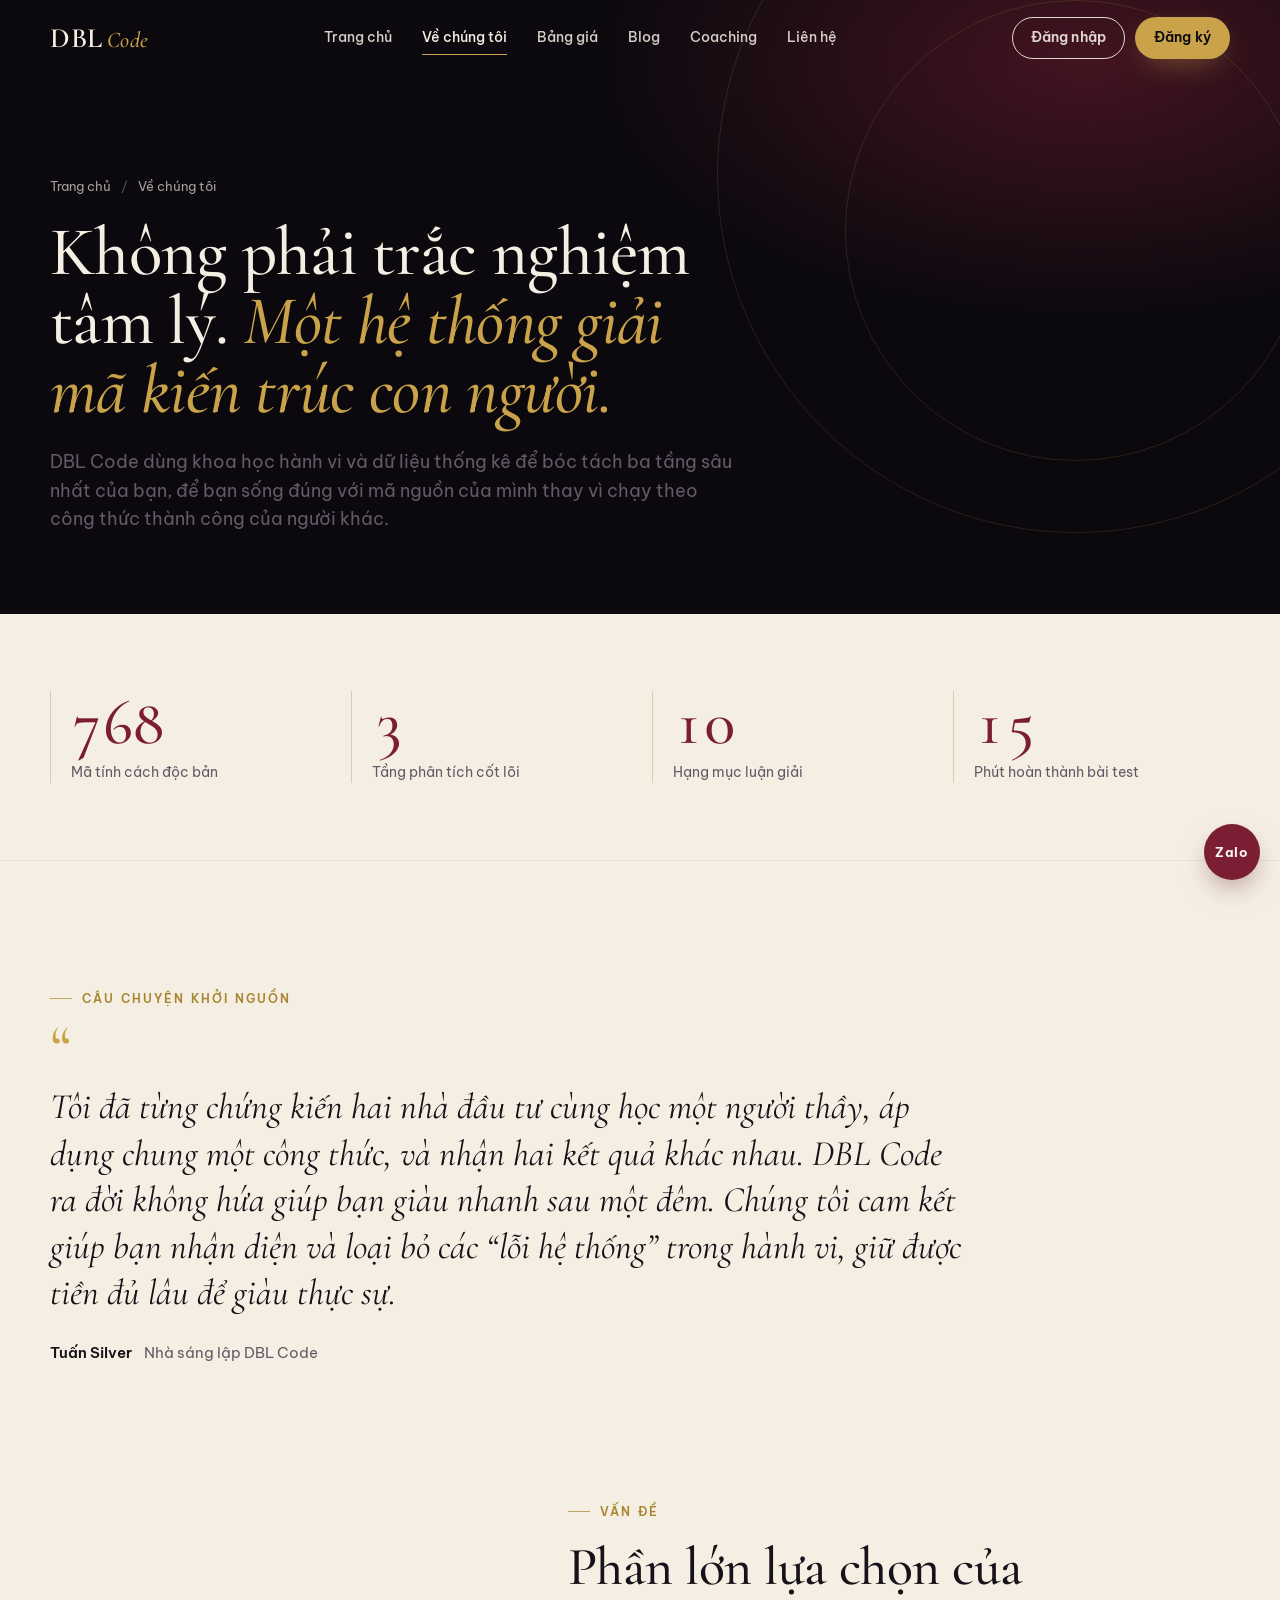
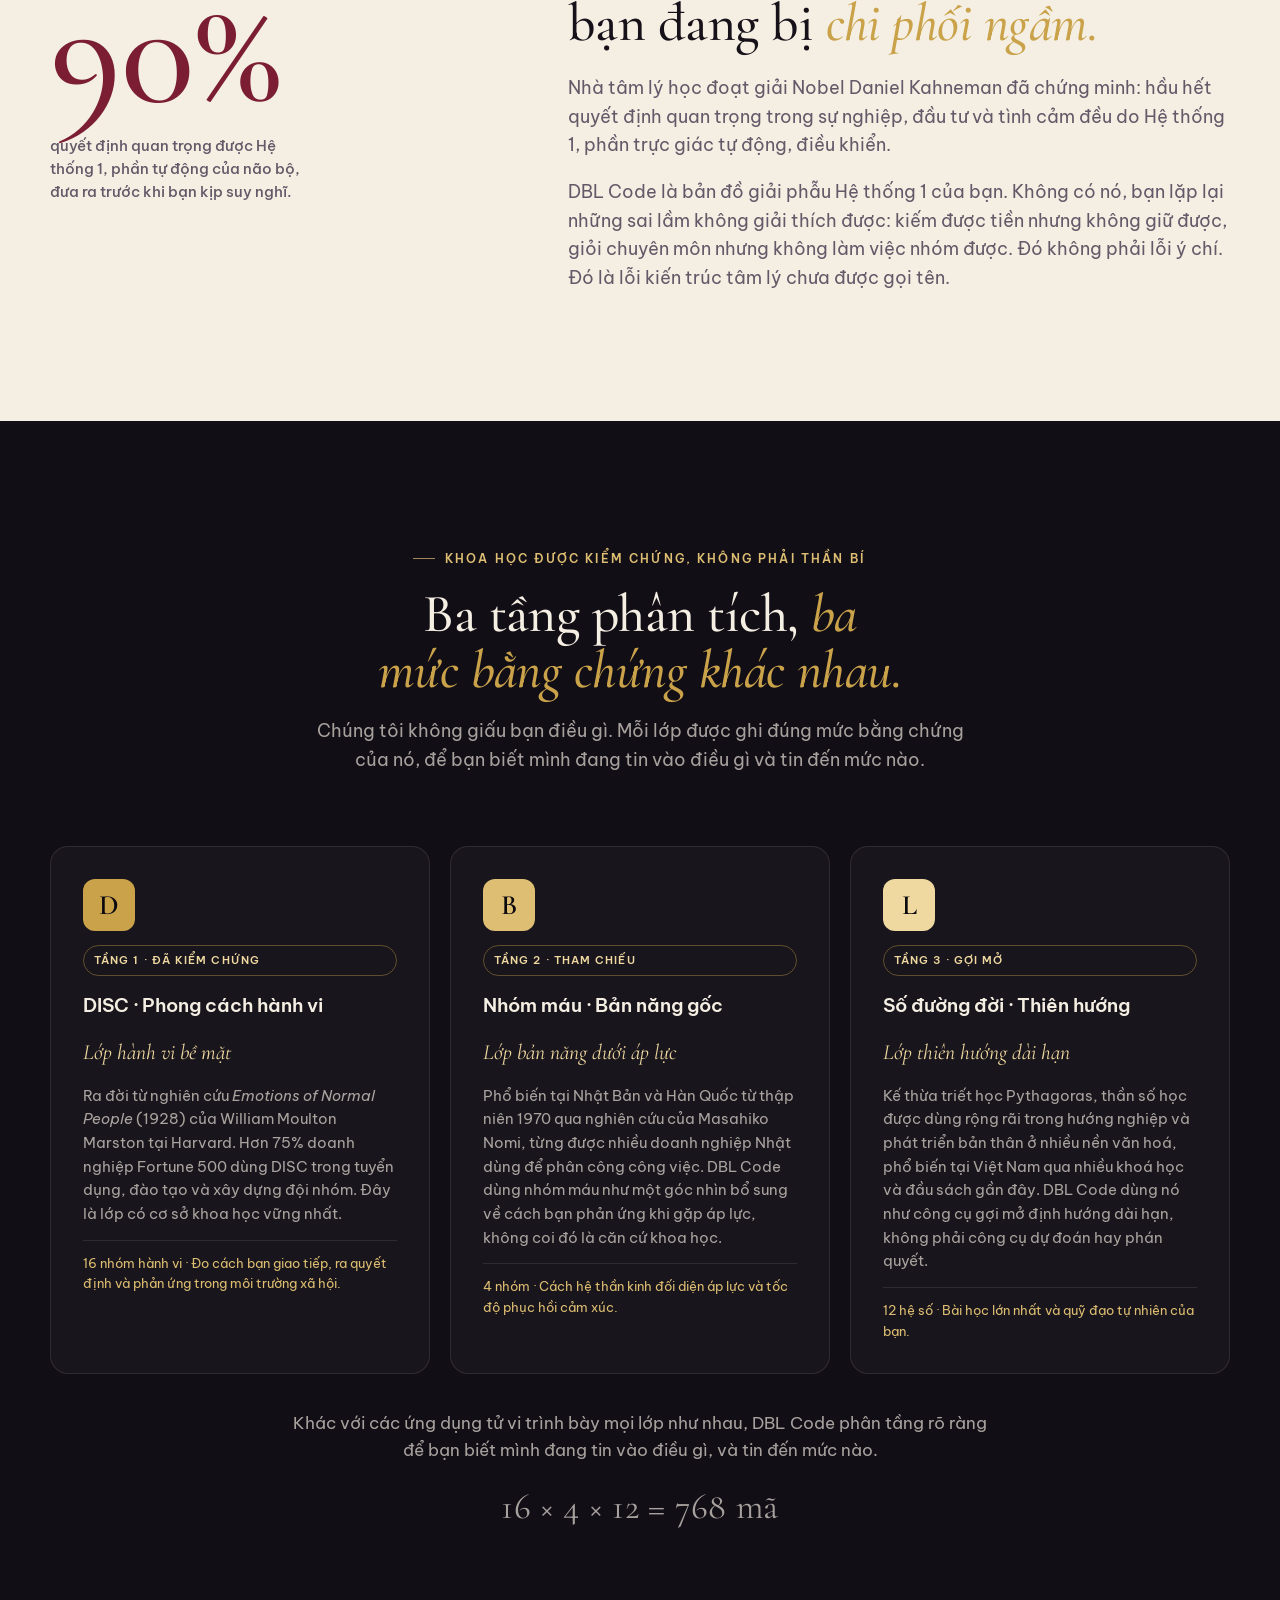
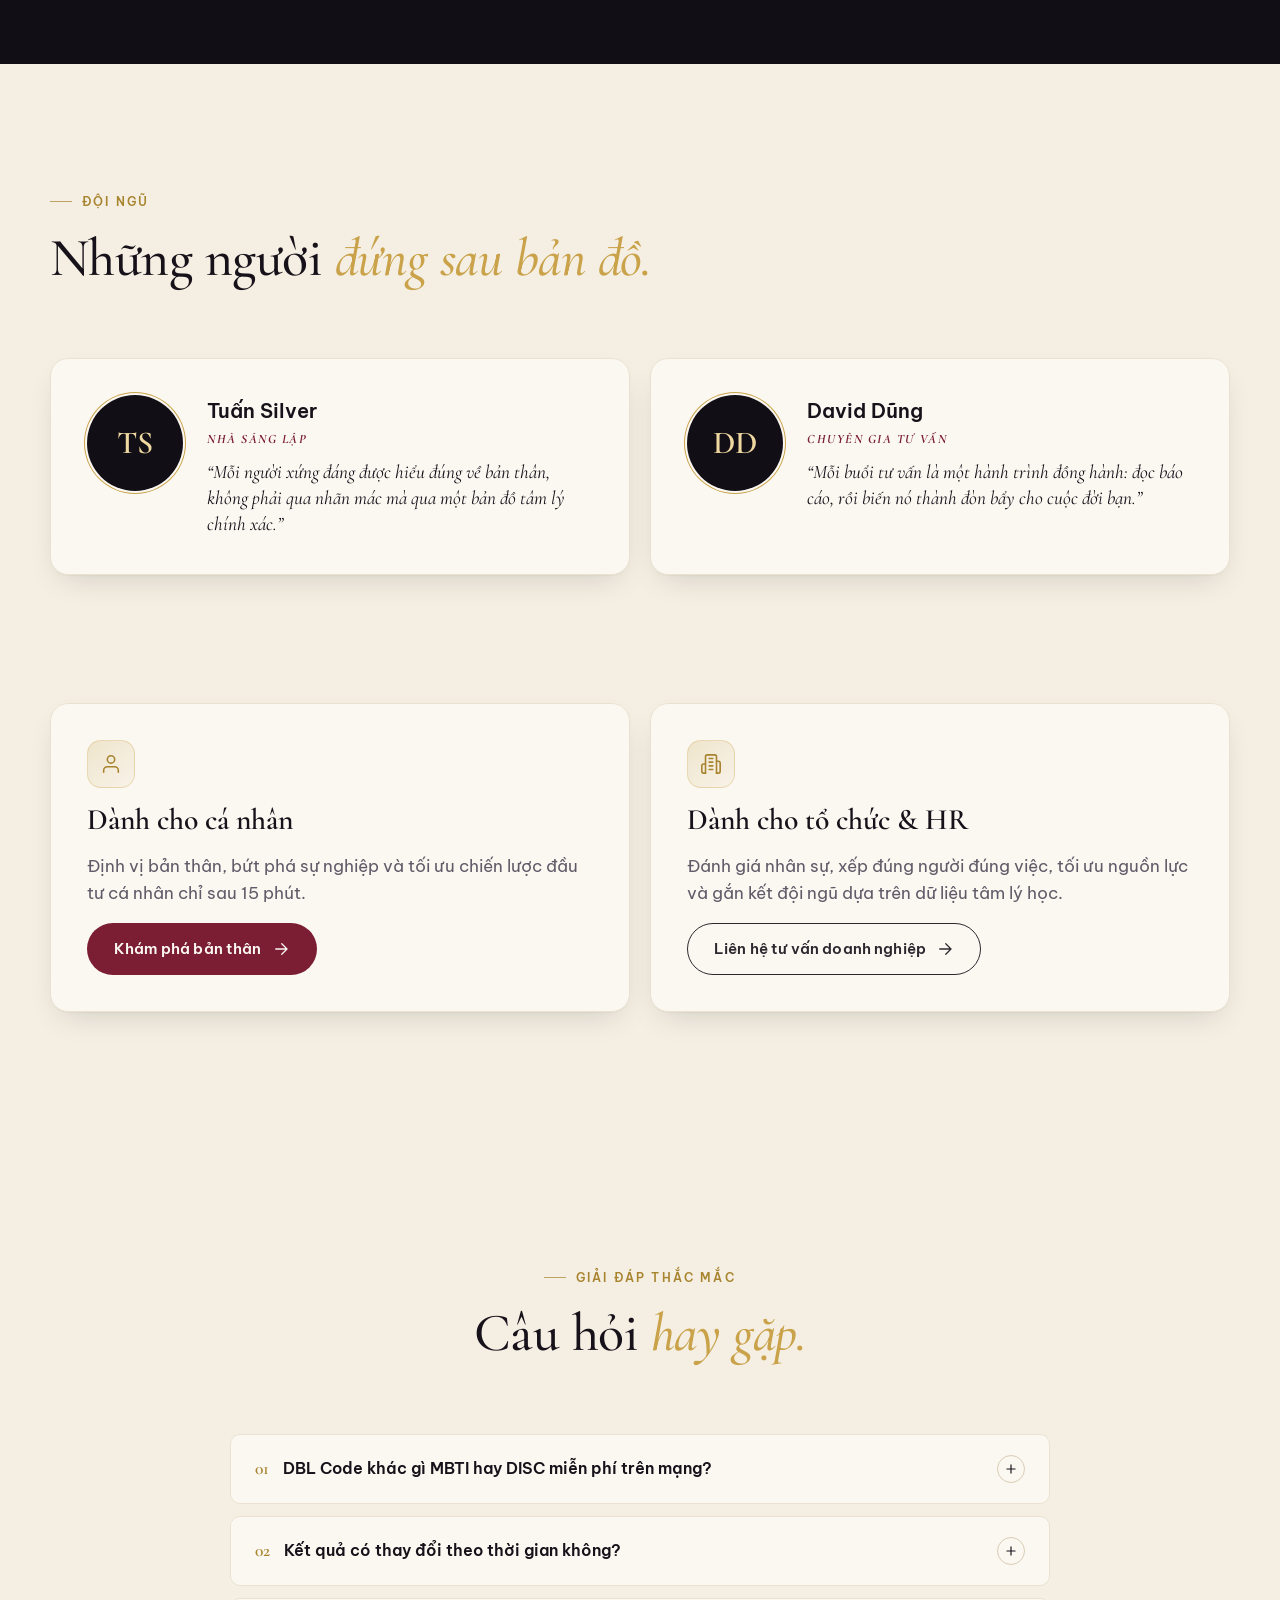
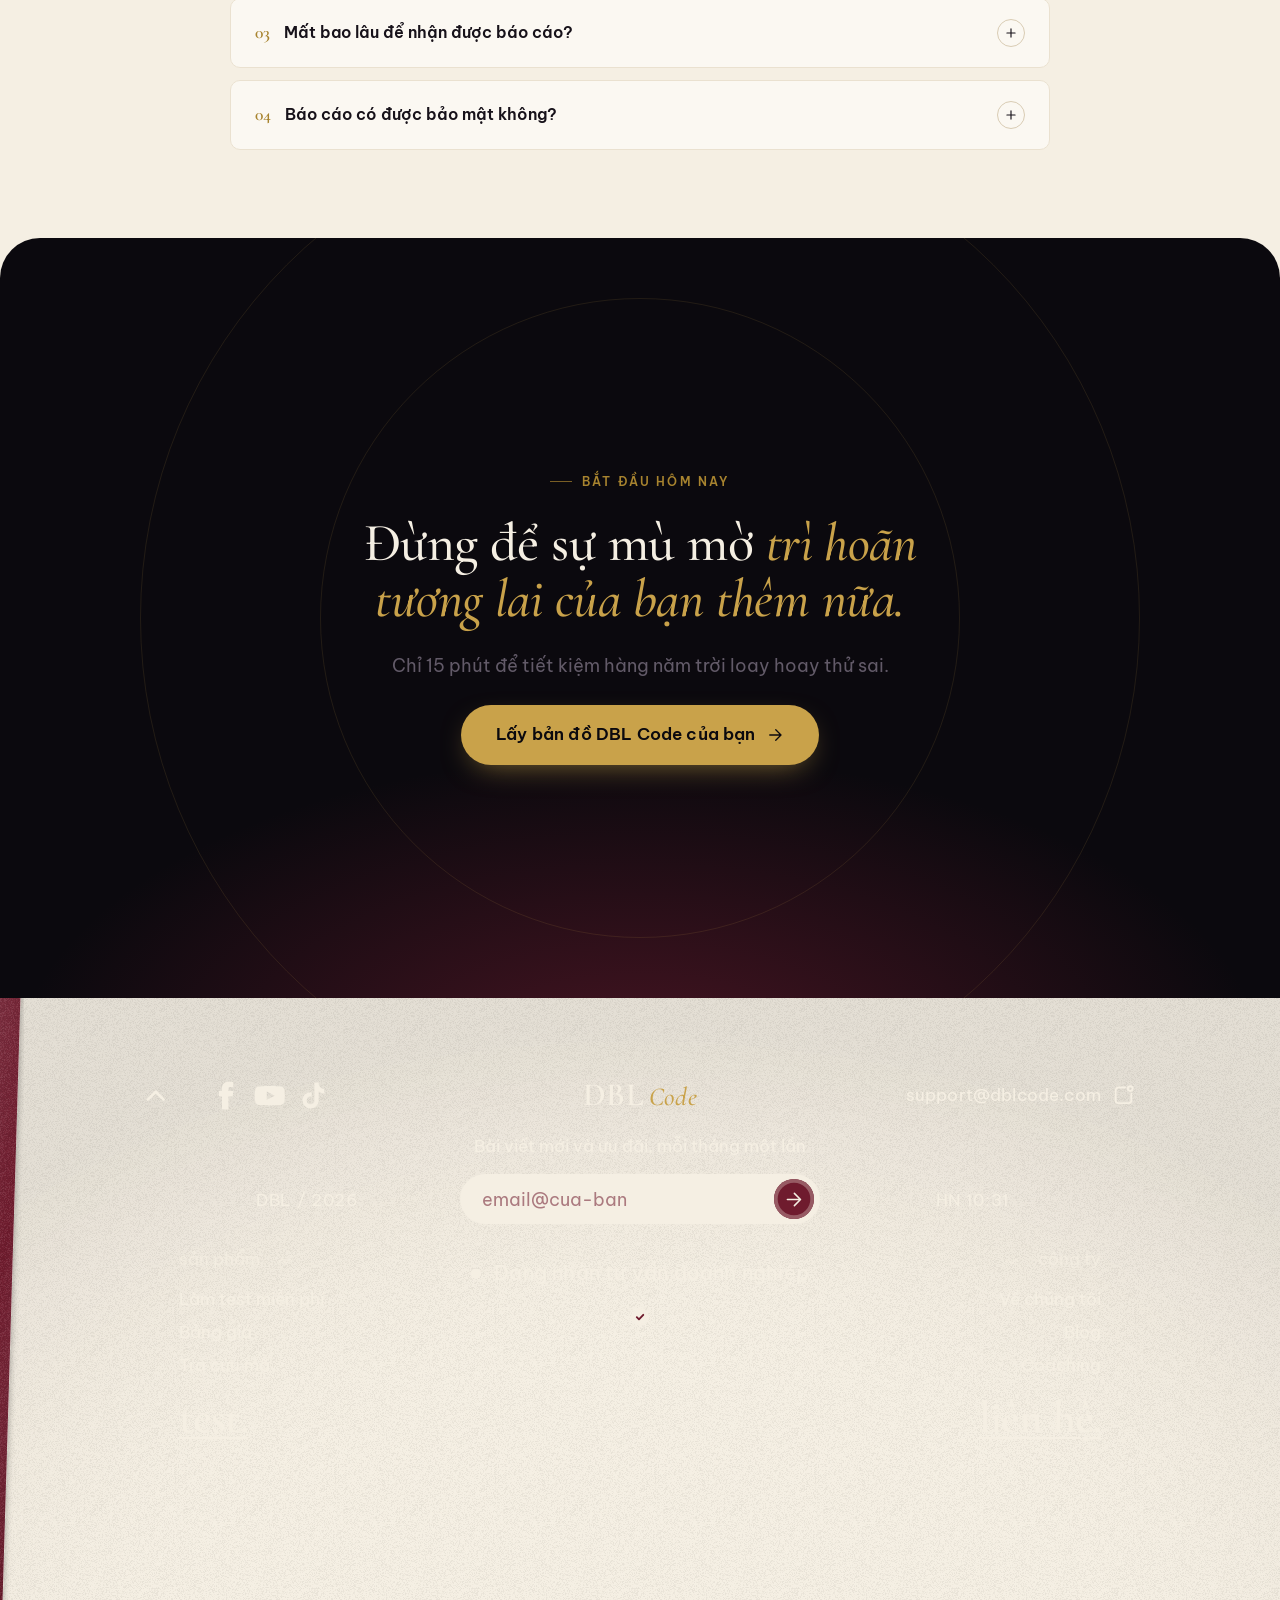
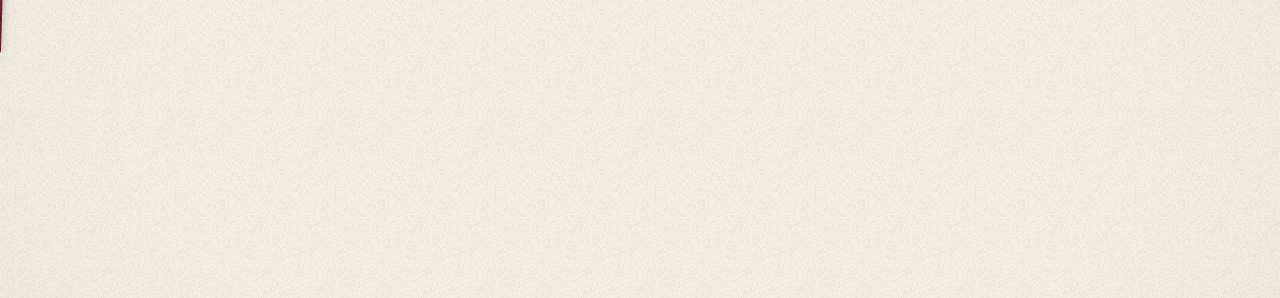
<file: dbl/about.html>
<!doctype html>
<html lang="vi">
<head>
  <meta charset="utf-8" />
  <meta name="viewport" content="width=device-width, initial-scale=1" />
  <title>Về chúng tôi — DBL Code</title>
  <meta name="description" content="DBL Code dùng khoa học hành vi và dữ liệu thống kê để bóc tách ba tầng sâu nhất của bạn: DISC, nhóm máu và số đường đời, với mức bằng chứng ghi rõ cho từng tầng." />
  <meta name="theme-color" content="#0b090e" />
  <meta property="og:title" content="Về chúng tôi — DBL Code" />
  <meta property="og:description" content="Một hệ thống giải mã kiến trúc con người: ba tầng phân tích, ba mức bằng chứng, 768 mã tính cách." />
    <link rel="icon" href="data:image/svg+xml,%3Csvg xmlns='http://www.w3.org/2000/svg' viewBox='0 0 32 32'%3E%3Ccircle cx='16' cy='16' r='16' fill='%230b090e'/%3E%3Ccircle cx='16' cy='16' r='9' fill='none' stroke='%23c9a24a' stroke-width='1.5'/%3E%3Ccircle cx='16' cy='16' r='3' fill='%23c9a24a'/%3E%3C/svg%3E" />
  <link rel="preconnect" href="https://fonts.googleapis.com" />
  <link rel="preconnect" href="https://fonts.gstatic.com" crossorigin />
  <link href="https://fonts.googleapis.com/css2?family=Be+Vietnam+Pro:wght@400;500;600;700&family=Cormorant+Garamond:ital,wght@0,500;0,600;1,500&display=swap" rel="stylesheet" />

  <script type="module" crossorigin src="./assets/common-eXvzro1s.js"></script>
  <script type="module" crossorigin src="./assets/page-D_KifKar.js"></script>
  <link rel="stylesheet" crossorigin href="./assets/common-Bm_b9nex.css">
  <link rel="stylesheet" crossorigin href="./assets/page-AFeX_AaI.css">
</head>
<body>
<svg width="0" height="0" style="position:absolute" aria-hidden="true">
  <defs>
    <symbol id="i-arrow" viewBox="0 0 24 24" fill="none" stroke="currentColor" stroke-width="1.75" stroke-linecap="round" stroke-linejoin="round"><path d="M5 12h14M13 5l7 7-7 7"/></symbol>
    <symbol id="i-check" viewBox="0 0 24 24" fill="none" stroke="currentColor" stroke-width="2" stroke-linecap="round" stroke-linejoin="round"><path d="M20 6 9 17l-5-5"/></symbol>
    <symbol id="i-plus" viewBox="0 0 24 24" fill="none" stroke="currentColor" stroke-width="2" stroke-linecap="round"><path d="M12 5v14M5 12h14"/></symbol>
    <symbol id="i-chevron" viewBox="0 0 24 24" fill="none" stroke="currentColor" stroke-width="2" stroke-linecap="round" stroke-linejoin="round"><path d="m6 9 6 6 6-6"/></symbol>
    <symbol id="i-play" viewBox="0 0 24 24" fill="currentColor"><path d="M6 4l14 8-14 8z"/></symbol>
    <symbol id="i-shield" viewBox="0 0 24 24" fill="none" stroke="currentColor" stroke-width="1.75" stroke-linecap="round" stroke-linejoin="round"><path d="M12 22s8-4 8-10V5l-8-3-8 3v7c0 6 8 10 8 10z"/><path d="m9 12 2 2 4-4"/></symbol>
    <symbol id="i-chart" viewBox="0 0 24 24" fill="none" stroke="currentColor" stroke-width="1.75" stroke-linecap="round" stroke-linejoin="round"><path d="M3 3v18h18"/><path d="M7 16v-5M12 16V8M17 16v-3"/></symbol>
    <symbol id="i-activity" viewBox="0 0 24 24" fill="none" stroke="currentColor" stroke-width="1.75" stroke-linecap="round" stroke-linejoin="round"><path d="M22 12h-4l-3 9L9 3l-3 9H2"/></symbol>
    <symbol id="i-briefcase" viewBox="0 0 24 24" fill="none" stroke="currentColor" stroke-width="1.75" stroke-linecap="round" stroke-linejoin="round"><rect x="2" y="7" width="20" height="14" rx="2"/><path d="M16 7V5a2 2 0 0 0-2-2h-4a2 2 0 0 0-2 2v2"/></symbol>
    <symbol id="i-crown" viewBox="0 0 24 24" fill="none" stroke="currentColor" stroke-width="1.75" stroke-linecap="round" stroke-linejoin="round"><path d="m2 5 4 11h12l4-11-6 6-4-7-4 7z"/><path d="M5 20h14"/></symbol>
    <symbol id="i-user" viewBox="0 0 24 24" fill="none" stroke="currentColor" stroke-width="1.75" stroke-linecap="round" stroke-linejoin="round"><path d="M20 21v-2a4 4 0 0 0-4-4H8a4 4 0 0 0-4 4v2"/><circle cx="12" cy="7" r="4"/></symbol>
    <symbol id="i-chat" viewBox="0 0 24 24" fill="none" stroke="currentColor" stroke-width="1.75" stroke-linecap="round" stroke-linejoin="round"><path d="M21 11.5a8.4 8.4 0 0 1-.9 3.8 8.5 8.5 0 0 1-7.6 4.7 8.4 8.4 0 0 1-3.8-.9L3 21l1.9-5.7a8.4 8.4 0 0 1-.9-3.8 8.5 8.5 0 0 1 4.7-7.6 8.4 8.4 0 0 1 3.8-.9h.5a8.5 8.5 0 0 1 8 8z"/></symbol>
    <symbol id="i-building" viewBox="0 0 24 24" fill="none" stroke="currentColor" stroke-width="1.75" stroke-linecap="round" stroke-linejoin="round"><path d="M6 22V4a2 2 0 0 1 2-2h8a2 2 0 0 1 2 2v18"/><path d="M6 12H4a2 2 0 0 0-2 2v6a2 2 0 0 0 2 2h2M18 9h2a2 2 0 0 1 2 2v9a2 2 0 0 1-2 2h-2"/><path d="M10 6h4M10 10h4M10 14h4M10 18h4"/></symbol>
    <symbol id="i-star" viewBox="0 0 24 24" fill="currentColor"><path d="m12 2 3.1 6.3 6.9 1-5 4.9 1.2 6.8L12 17.8 5.8 21l1.2-6.8-5-4.9 6.9-1z"/></symbol>
    <symbol id="i-facebook" viewBox="0 0 24 24" fill="currentColor"><path d="M14 8.5V6.6c0-.9.6-1.1 1-1.1h2.6V1.6L14 1.5c-4 0-4.9 3-4.9 4.9v2.1H6.7v4h2.4V22.5h4.9V12.5h3.3l.4-4z"/></symbol>
    <symbol id="i-youtube" viewBox="0 0 24 24" fill="currentColor"><path d="M23 7.1a2.9 2.9 0 0 0-2-2C19.2 4.6 12 4.6 12 4.6s-7.2 0-9 .5a2.9 2.9 0 0 0-2 2A30 30 0 0 0 .5 12a30 30 0 0 0 .5 4.9 2.9 2.9 0 0 0 2 2c1.8.5 9 .5 9 .5s7.2 0 9-.5a2.9 2.9 0 0 0 2-2 30 30 0 0 0 .5-4.9 30 30 0 0 0-.5-4.9zM9.7 15.2V8.8l6 3.2z"/></symbol>
    <symbol id="i-tiktok" viewBox="0 0 24 24" fill="currentColor"><path d="M16.5 2h-3.3v13.6a2.9 2.9 0 1 1-2.9-2.9c.3 0 .6 0 .9.1V9.4a6.2 6.2 0 1 0 5.3 6.2V8.9a7.3 7.3 0 0 0 4.3 1.4V7a4.3 4.3 0 0 1-4.3-5z"/></symbol>
    <symbol id="i-copy" viewBox="0 0 24 24" fill="none" stroke="currentColor" stroke-width="1.8" stroke-linecap="round" stroke-linejoin="round"><path d="M13.5 4.5H7A2.5 2.5 0 0 0 4.5 7v10A2.5 2.5 0 0 0 7 19.5h10a2.5 2.5 0 0 0 2.5-2.5v-6.5"/><circle cx="18.5" cy="5.5" r="2.3"/></symbol>
    <symbol id="i-squiggle" viewBox="0 0 24 24" fill="none" stroke="currentColor" stroke-width="1.8" stroke-linecap="round" stroke-linejoin="round"><path d="M3.5 15c1.8-3.2 3.6-3.2 5.4 0s3.6 3.2 5.4 0 3.6-3.2 5.4 0"/></symbol>
  </defs>
</svg>

<a class="skip" href="#main">Bỏ qua điều hướng</a>

<header class="nav" id="nav">
  <div class="container">
    <a class="brand" href="./" aria-label="DBL Code, về trang chủ">DBL<em>Code</em></a>
    <nav class="nav-links" aria-label="Chính">
      <a href="./">Trang chủ</a>
      <a href="about.html">Về chúng tôi</a>
      <a href="pricing.html">Bảng giá</a>
      <a href="https://dblcode.com/blog">Blog</a>
      <a href="https://coaching.dblcode.com">Coaching</a>
      <a href="contact.html">Liên hệ</a>
    </nav>
    <div class="nav-actions">
      <a class="btn btn-ghost btn-sm" href="https://dblcode.com/login">Đăng nhập</a>
      <a class="btn btn-gold btn-sm" href="https://dblcode.com/register">Đăng ký</a>
      <button class="nav-toggle" id="nav-toggle" aria-expanded="false" aria-controls="drawer" aria-label="Mở menu"><span></span></button>
    </div>
  </div>
</header>
<div class="drawer" id="drawer">
  <a href="./">Trang chủ</a>
  <a href="about.html">Về chúng tôi</a>
  <a href="pricing.html">Bảng giá</a>
  <a href="https://dblcode.com/blog">Blog</a>
  <a href="https://coaching.dblcode.com">Coaching</a>
  <a href="contact.html">Liên hệ</a>
  <div class="drawer-actions">
    <a class="btn btn-gold" href="https://dblcode.com/test">Làm test miễn phí</a>
    <a class="btn btn-ghost" href="https://dblcode.com/login">Đăng nhập</a>
  </div>
</div>


<main id="main">
<section class="page-hero">
  <div class="container">
    <div class="page-hero-inner">
      <nav class="crumbs reveal" aria-label="Đường dẫn"><a href="./">Trang chủ</a><span>Về chúng tôi</span></nav>
      <h1 class="h-display reveal" style="--d:80ms">Không phải trắc nghiệm tâm lý. <em>Một hệ thống giải mã kiến trúc con người.</em></h1>
      <p class="lead reveal" style="--d:160ms">DBL Code dùng khoa học hành vi và dữ liệu thống kê để bóc tách ba tầng sâu nhất của bạn, để bạn sống đúng với mã nguồn của mình thay vì chạy theo công thức thành công của người khác.</p>
    </div>
  </div>
</section>

<div class="zone-light">
  <section class="stats" aria-label="Số liệu">
    <div class="container">
      <ul class="stats-grid">
        <li class="stat reveal"><b data-count="768">0</b><span>Mã tính cách độc bản</span></li>
        <li class="stat reveal" style="--d:80ms"><b data-count="3">0</b><span>Tầng phân tích cốt lõi</span></li>
        <li class="stat reveal" style="--d:160ms"><b data-count="10">0</b><span>Hạng mục luận giải</span></li>
        <li class="stat reveal" style="--d:240ms"><b data-count="15">0</b><span>Phút hoàn thành bài test</span></li>
      </ul>
    </div>
  </section>

  <section class="section">
    <div class="container">
      <div class="quote-block">
        <p class="eyebrow reveal">Câu chuyện khởi nguồn</p>
        <blockquote class="reveal" style="--d:80ms">Tôi đã từng chứng kiến hai nhà đầu tư cùng học một người thầy, áp dụng chung một công thức, và nhận hai kết quả khác nhau. DBL Code ra đời không hứa giúp bạn giàu nhanh sau một đêm. Chúng tôi cam kết giúp bạn nhận diện và loại bỏ các “lỗi hệ thống” trong hành vi, giữ được tiền đủ lâu để giàu thực sự.</blockquote>
        <cite class="reveal" style="--d:160ms">Tuấn Silver <span>Nhà sáng lập DBL Code</span></cite>
      </div>
    </div>
  </section>

  <section class="section" style="padding-top:0">
    <div class="container split">
      <div class="reveal"><p class="big-num">90%<small>quyết định quan trọng được Hệ thống 1, phần tự động của não bộ, đưa ra trước khi bạn kịp suy nghĩ.</small></p></div>
      <div>
        <p class="eyebrow reveal">Vấn đề</p>
        <h2 class="h2 reveal" style="--d:80ms; margin: 18px 0 22px">Phần lớn lựa chọn của bạn đang bị <em>chi phối ngầm.</em></h2>
        <p class="lead reveal" style="--d:160ms">Nhà tâm lý học đoạt giải Nobel Daniel Kahneman đã chứng minh: hầu hết quyết định quan trọng trong sự nghiệp, đầu tư và tình cảm đều do Hệ thống 1, phần trực giác tự động, điều khiển.</p>
        <p class="lead reveal" style="--d:240ms">DBL Code là bản đồ giải phẫu Hệ thống 1 của bạn. Không có nó, bạn lặp lại những sai lầm không giải thích được: kiếm được tiền nhưng không giữ được, giỏi chuyên môn nhưng không làm việc nhóm được. Đó không phải lỗi ý chí. Đó là lỗi kiến trúc tâm lý chưa được gọi tên.</p>
      </div>
    </div>
  </section>
</div>

<section class="section zone-flat-dark">
  <div class="container">
    <div class="section-head is-center">
      <p class="eyebrow reveal">Khoa học được kiểm chứng, không phải thần bí</p>
      <h2 class="h2 reveal" style="--d:80ms">Ba tầng phân tích, <em>ba mức bằng chứng khác nhau.</em></h2>
      <p class="lead reveal" style="--d:160ms">Chúng tôi không giấu bạn điều gì. Mỗi lớp được ghi đúng mức bằng chứng của nó, để bạn biết mình đang tin vào điều gì và tin đến mức nào.</p>
    </div>
    <div class="tier-cards">
      <article class="tier-card reveal">
        <span class="tier-ic" style="--tier:var(--gold-500)">D</span>
        <span class="badge">Tầng 1 · Đã kiểm chứng</span>
        <h3>DISC · Phong cách hành vi</h3>
        <p class="sub">Lớp hành vi bề mặt</p>
        <p>Ra đời từ nghiên cứu <em>Emotions of Normal People</em> (1928) của William Moulton Marston tại Harvard. Hơn 75% doanh nghiệp Fortune 500 dùng DISC trong tuyển dụng, đào tạo và xây dựng đội nhóm. Đây là lớp có cơ sở khoa học vững nhất.</p>
        <p class="meta">16 nhóm hành vi · Đo cách bạn giao tiếp, ra quyết định và phản ứng trong môi trường xã hội.</p>
      </article>
      <article class="tier-card reveal" style="--d:100ms">
        <span class="tier-ic" style="--tier:var(--gold-400)">B</span>
        <span class="badge">Tầng 2 · Tham chiếu</span>
        <h3>Nhóm máu · Bản năng gốc</h3>
        <p class="sub">Lớp bản năng dưới áp lực</p>
        <p>Phổ biến tại Nhật Bản và Hàn Quốc từ thập niên 1970 qua nghiên cứu của Masahiko Nomi, từng được nhiều doanh nghiệp Nhật dùng để phân công công việc. DBL Code dùng nhóm máu như một góc nhìn bổ sung về cách bạn phản ứng khi gặp áp lực, không coi đó là căn cứ khoa học.</p>
        <p class="meta">4 nhóm · Cách hệ thần kinh đối diện áp lực và tốc độ phục hồi cảm xúc.</p>
      </article>
      <article class="tier-card reveal" style="--d:200ms">
        <span class="tier-ic" style="--tier:var(--gold-300)">L</span>
        <span class="badge">Tầng 3 · Gợi mở</span>
        <h3>Số đường đời · Thiên hướng</h3>
        <p class="sub">Lớp thiên hướng dài hạn</p>
        <p>Kế thừa triết học Pythagoras, thần số học được dùng rộng rãi trong hướng nghiệp và phát triển bản thân ở nhiều nền văn hoá, phổ biến tại Việt Nam qua nhiều khoá học và đầu sách gần đây. DBL Code dùng nó như công cụ gợi mở định hướng dài hạn, không phải công cụ dự đoán hay phán quyết.</p>
        <p class="meta">12 hệ số · Bài học lớn nhất và quỹ đạo tự nhiên của bạn.</p>
      </article>
    </div>
    <div class="tier-note reveal">
      <p>Khác với các ứng dụng tử vi trình bày mọi lớp như nhau, DBL Code phân tầng rõ ràng để bạn biết mình đang tin vào điều gì, và tin đến mức nào.</p>
      <p class="formula">16 × 4 × 12 = 768 mã</p>
    </div>
  </div>
</section>

<div class="zone-light">
  <section class="section">
    <div class="container">
      <div class="section-head">
        <p class="eyebrow reveal">Đội ngũ</p>
        <h2 class="h2 reveal" style="--d:80ms">Những người <em>đứng sau bản đồ.</em></h2>
      </div>
      <div class="team-grid">
        <article class="card team-card reveal" data-tilt>
          <span class="team-photo">TS<img src="https://dblcode.com/assets/img/tuan-silver.png" alt="" loading="lazy" /></span>
          <div><h3>Tuấn Silver</h3><p class="role">Nhà sáng lập</p><p>“Mỗi người xứng đáng được hiểu đúng về bản thân, không phải qua nhãn mác mà qua một bản đồ tâm lý chính xác.”</p></div>
        </article>
        <article class="card team-card reveal" data-tilt style="--d:100ms">
          <span class="team-photo">DD<img src="https://dblcode.com/assets/img/david-dung.png" alt="" loading="lazy" /></span>
          <div><h3>David Dũng</h3><p class="role">Chuyên gia tư vấn</p><p>“Mỗi buổi tư vấn là một hành trình đồng hành: đọc báo cáo, rồi biến nó thành đòn bẩy cho cuộc đời bạn.”</p></div>
        </article>
      </div>
    </div>
  </section>

  <section class="section" style="padding-top:0">
    <div class="container aud-grid">
      <article class="card aud-card reveal" data-tilt>
        <span class="icon-badge"><svg><use href="#i-user"/></svg></span>
        <h3>Dành cho cá nhân</h3>
        <p>Định vị bản thân, bứt phá sự nghiệp và tối ưu chiến lược đầu tư cá nhân chỉ sau 15 phút.</p>
        <a class="btn btn-wine" href="https://dblcode.com/test">Khám phá bản thân <svg><use href="#i-arrow"/></svg></a>
      </article>
      <article class="card aud-card reveal" data-tilt style="--d:100ms">
        <span class="icon-badge"><svg><use href="#i-building"/></svg></span>
        <h3>Dành cho tổ chức &amp; HR</h3>
        <p>Đánh giá nhân sự, xếp đúng người đúng việc, tối ưu nguồn lực và gắn kết đội ngũ dựa trên dữ liệu tâm lý học.</p>
        <a class="btn btn-ghost" href="contact.html">Liên hệ tư vấn doanh nghiệp <svg><use href="#i-arrow"/></svg></a>
      </article>
    </div>
  </section>

  <section class="section faq" id="faq">
    <div class="container">
      <div class="section-head is-center">
        <p class="eyebrow reveal">Giải đáp thắc mắc</p>
        <h2 class="h2 reveal" style="--d:80ms">Câu hỏi <em>hay gặp.</em></h2>
      </div>
      <div class="faq-list">
        <div class="faq-item reveal"><button class="faq-q" aria-expanded="false"><span><span class="num">01</span>DBL Code khác gì MBTI hay DISC miễn phí trên mạng?</span><span class="plus"><svg><use href="#i-plus"/></svg></span></button><div class="faq-a"><div><p>Các bài test đó chỉ đo bề mặt hành vi hiện tại. DBL Code bóc tách thêm lớp bản năng (nhóm máu) và thiên hướng dài hạn (số đường đời), tạo ra 768 mã mà một bài test đơn lẻ không có được.</p></div></div></div>
        <div class="faq-item reveal" style="--d:60ms"><button class="faq-q" aria-expanded="false"><span><span class="num">02</span>Kết quả có thay đổi theo thời gian không?</span><span class="plus"><svg><use href="#i-plus"/></svg></span></button><div class="faq-a"><div><p>Lớp hành vi (DISC) có thể thay đổi theo môi trường và trải nghiệm. Lớp bản năng và thiên hướng là hằng số, tạo nên bộ khung xuyên suốt cuộc đời bạn.</p></div></div></div>
        <div class="faq-item reveal" style="--d:120ms"><button class="faq-q" aria-expanded="false"><span><span class="num">03</span>Mất bao lâu để nhận được báo cáo?</span><span class="plus"><svg><use href="#i-plus"/></svg></span></button><div class="faq-a"><div><p>Khoảng 15 phút hoàn thành trắc nghiệm. Báo cáo được tạo ngay lập tức và gửi về email của bạn.</p></div></div></div>
        <div class="faq-item reveal" style="--d:180ms"><button class="faq-q" aria-expanded="false"><span><span class="num">04</span>Báo cáo có được bảo mật không?</span><span class="plus"><svg><use href="#i-plus"/></svg></span></button><div class="faq-a"><div><p>Toàn bộ dữ liệu cá nhân được mã hoá và không chia sẻ với bên thứ ba. Bạn là người duy nhất sở hữu báo cáo của mình.</p></div></div></div>
      </div>
    </div>
  </section>
</div>

<section class="final">
  <div class="container final-inner">
    <p class="eyebrow reveal">Bắt đầu hôm nay</p>
    <h2 class="h2 reveal" style="--d:80ms">Đừng để sự mù mờ <em>trì hoãn tương lai của bạn thêm nữa.</em></h2>
    <p class="lead reveal" style="--d:160ms">Chỉ 15 phút để tiết kiệm hàng năm trời loay hoay thử sai.</p>
    <a class="btn btn-gold btn-lg reveal" style="--d:240ms" href="https://dblcode.com/test">Lấy bản đồ DBL Code của bạn <svg><use href="#i-arrow"/></svg></a>
  </div>
</section>
</main>

<footer class="tpf" id="tpf" data-seed="7">
  <svg class="tpf-stage" aria-hidden="true">
    <defs>
      <radialGradient id="tpf-v" cx=".5" cy=".78" r=".75"><stop offset=".45" stop-color="#fff" stop-opacity="0"/><stop offset="1" stop-color="#17121a" stop-opacity=".08"/></radialGradient>
      <linearGradient id="tpf-l" x1="0" y1="0" x2=".35" y2="1"><stop offset="0" stop-color="#fff" stop-opacity=".12"/><stop offset=".55" stop-color="#fff" stop-opacity="0"/><stop offset="1" stop-color="#1a0208" stop-opacity=".16"/></linearGradient>
      <pattern id="tpf-g" width="160" height="160" patternUnits="userSpaceOnUse"><image id="tpf-grain" width="160" height="160"/></pattern>
      <filter id="tpf-d" x="-5%" y="-5%" width="110%" height="120%"><feDropShadow dx="0" dy="3" stdDeviation="3.5" flood-color="#1a0208" flood-opacity=".35"/></filter>
      <filter id="tpf-f" x="-30%" y="-30%" width="160%" height="170%"><feDropShadow dx="-2" dy="4" stdDeviation="4" flood-color="#1a0208" flood-opacity=".28"/></filter>
      <path id="tpf-s"/>
    </defs>
    <rect class="tpf-paper" width="100%" height="100%"/>
    <rect width="100%" height="100%" fill="url(#tpf-v)" style="mix-blend-mode:multiply"/>
    <rect width="100%" height="100%" fill="url(#tpf-g)" opacity=".32"/>
    <g class="tpf-sheet-g" filter="url(#tpf-d)"><path id="tpf-rim" class="tpf-rim"/><use href="#tpf-s" class="tpf-sheet"/></g>
    <use href="#tpf-s" fill="url(#tpf-l)"/>
    <use href="#tpf-s" fill="url(#tpf-g)" opacity=".5"/>
    <g id="tpf-flaps" filter="url(#tpf-f)"></g>
  </svg>

  <div class="tpf-z tpf-top">
    <div class="tpf-row tpf-h" style="--i:0">
      <a class="tpf-ib tpf-up" href="#main" aria-label="Lên đầu trang" title="Lên đầu trang"><svg class="tpf-ico"><use href="#i-chevron"/></svg></a>
      <span style="width:.6em"></span>
      <a class="tpf-ib" href="https://www.facebook.com/DBLCode" target="_blank" rel="noopener" aria-label="Facebook" title="Facebook"><svg class="tpf-ico"><use href="#i-facebook"/></svg></a>
      <a class="tpf-ib" href="http://youtube.com/@dblcode" target="_blank" rel="noopener" aria-label="YouTube" title="YouTube"><svg class="tpf-ico"><use href="#i-youtube"/></svg></a>
      <a class="tpf-ib" href="https://www.tiktok.com/@dblcode" target="_blank" rel="noopener" aria-label="TikTok" title="TikTok"><svg class="tpf-ico"><use href="#i-tiktok"/></svg></a>
    </div>
    <a href="./" class="tpf-logo tpf-h" style="--i:1" aria-label="DBL Code, về trang chủ"><span class="brand">DBL<em>Code</em></span></a>
    <div class="tpf-h" style="--i:2;position:relative">
      <button type="button" class="tpf-mail" id="tpf-mail" data-email="support@dblcode.com" aria-label="Sao chép email support@dblcode.com" title="Sao chép email"><span>support@dblcode.com</span><svg class="tpf-ico"><use href="#i-copy"/></svg></button>
      <span class="tpf-toast" id="tpf-toast" role="status" aria-live="polite"></span>
    </div>
  </div>

  <form class="tpf-z tpf-news tpf-h" id="tpf-news" style="--i:3" action="/api/notify-launch" method="post" novalidate>
    <label for="tpf-email">Bài viết mới và ưu đãi, mỗi tháng một lần</label>
    <div class="tpf-pill" id="tpf-pill">
      <input id="tpf-email" name="email" type="email" placeholder="email@cua-ban" autocomplete="email" />
      <span class="tpf-sent" aria-live="polite"><svg class="tpf-ico"><use href="#i-check"/></svg> Bạn đã trong danh sách</span>
      <button type="submit" class="tpf-knob" aria-label="Đăng ký nhận tin"><svg class="tpf-ico"><use href="#i-arrow"/></svg></button>
    </div>
  </form>

  <span class="tpf-z tpf-flank tpf-h" style="--i:4;left:24%">DBL / 2026</span>
  <span class="tpf-z tpf-flank tpf-h" style="--i:4;left:76%" title="Giờ Hà Nội"><span class="tpf-clock" id="tpf-clock">HN --<i aria-hidden="true">:</i>--</span></span>

  <a href="contact.html" class="tpf-z tpf-status tpf-h" style="--i:5"><i class="tpf-live" aria-hidden="true"></i><span>Đang nhận tư vấn doanh nghiệp</span></a>
  <span class="tpf-z tpf-badge" aria-hidden="true"><span class="tpf-h" style="--i:6;display:block;width:100%;height:100%"><svg viewBox="0 0 24 24" class="tpf-seal"><path d="M12.00 2.00L14.23 3.69L17.00 3.34L18.08 5.92L20.66 7.00L20.31 9.77L22.00 12.00L20.31 14.23L20.66 17.00L18.08 18.08L17.00 20.66L14.23 20.31L12.00 22.00L9.77 20.31L7.00 20.66L5.92 18.08L3.34 17.00L3.69 14.23L2.00 12.00L3.69 9.77L3.34 7.00L5.92 5.92L7.00 3.34L9.77 3.69L12.00 2.00Z" fill="currentColor" stroke="currentColor" stroke-width="2.2" stroke-linejoin="round"/><path d="m8.3 12.2 2.5 2.5 5-5.2" fill="none" stroke="var(--tpf-sheet)" stroke-width="2.2" stroke-linecap="round" stroke-linejoin="round"/></svg></span></span>

  <nav class="tpf-z tpf-col tpf-h l" style="--i:6" aria-label="Sản phẩm">
    <h3>sản phẩm <svg class="tpf-ico"><use href="#i-squiggle"/></svg></h3>
    <ul><li><a href="https://dblcode.com/test">Làm test miễn phí</a></li><li><a href="pricing.html">Bảng giá</a></li><li><a href="./#lookup">Tra cứu mã</a></li></ul>
    <a class="tpf-big" href="https://dblcode.com/test">test.</a>
  </nav>
  <nav class="tpf-z tpf-col tpf-h r" style="--i:7" aria-label="Công ty">
    <h3>công ty <svg class="tpf-ico"><use href="#i-squiggle"/></svg></h3>
    <ul><li><a href="about.html">Về chúng tôi</a></li><li><a href="https://dblcode.com/blog">Blog</a></li><li><a href="https://coaching.dblcode.com">Coaching</a></li></ul>
    <a class="tpf-big" href="contact.html">liên hệ.</a>
  </nav>

  <button type="button" class="tpf-pin" id="tpf-pin" data-pin="idle" aria-label="Rút đinh, xé một mép giấy mới" title="Rút đinh">
    <span class="tpf-shadow" aria-hidden="true"></span>
    <span class="tpf-tilt"><span class="tpf-drop"><span class="tpf-body"><svg viewBox="0 0 100 200" class="tpf-pin-svg" aria-hidden="true"><defs><linearGradient id="tpf-ps" x1="0" x2="1" y1="0" y2="0"><stop offset="0" stop-color="#755e2b"/><stop offset=".24" stop-color="#c9a24a"/><stop offset=".4" stop-color="#eadcba"/><stop offset=".58" stop-color="#c9a24a"/><stop offset="1" stop-color="#443719"/></linearGradient><radialGradient id="tpf-pt" cx=".38" cy=".3" r=".8"><stop offset="0" stop-color="#eadcba"/><stop offset=".55" stop-color="#c9a24a"/><stop offset="1" stop-color="#755e2b"/></radialGradient><linearGradient id="tpf-pn" x1="0" x2="1" y1="0" y2="0"><stop offset="0" stop-color="#5b616b"/><stop offset=".4" stop-color="#f4f5f7"/><stop offset=".7" stop-color="#a3a9b2"/><stop offset="1" stop-color="#4a4f57"/></linearGradient><filter id="tpf-pb" x="-50%" y="-50%" width="200%" height="200%"><feGaussianBlur stdDeviation="1.4"/></filter></defs><path d="M48.3 112h3.4l-.7 76-1 4-1-4z" fill="url(#tpf-pn)"/><ellipse cx="50" cy="191.5" rx="3.2" ry="1.1" fill="#1a0208" opacity=".35"/><path d="M28 103v6.5a22 7 0 0 0 44 0V103z" fill="url(#tpf-ps)"/><ellipse cx="50" cy="103" rx="22" ry="7" fill="url(#tpf-pt)"/><path d="M41.5 38c1.6 16 4.6 26 3 36-1.8 10-13 19-14.6 29h40.2c-1.6-10-12.8-19-14.6-29-1.6-10 1.4-20 3-36z" fill="url(#tpf-ps)"/><path d="M16 22v14a34 13 0 0 0 68 0V22z" fill="url(#tpf-ps)"/><ellipse cx="50" cy="22" rx="34" ry="13" fill="url(#tpf-pt)"/><ellipse cx="50" cy="22" rx="33" ry="12.3" fill="none" stroke="#fff" stroke-opacity=".28" stroke-width=".8"/><ellipse cx="37" cy="17.5" rx="12" ry="4" fill="#fff" opacity=".7" filter="url(#tpf-pb)"/><path d="M22 38c4 4.5 9.5 6.4 15 7" stroke="#fff" stroke-opacity=".35" stroke-width="2" fill="none" stroke-linecap="round" filter="url(#tpf-pb)"/><path d="M45 50c.8 8 1.6 14 .8 22" stroke="#fff" stroke-opacity=".45" stroke-width="1.6" fill="none" stroke-linecap="round"/></svg></span></span></span>
  </button>

  <div class="tpf-z tpf-brand tpf-ink">
    <div class="tpf-brand-top tpf-p" style="--i:0">
      <span class="tpf-eye">Hệ thống giải mã năng lực</span>
      <a class="tpf-bub" href="https://zalo.me/0392451902" target="_blank" rel="noopener" aria-label="Chat Zalo với DBL Code"><span class="tpf-dots" aria-hidden="true"><i></i><i></i><i></i></span><b>Chat Zalo</b></a>
    </div>
    <a href="./" class="tpf-word" aria-label="DBL Code"><span>DBL <em>Code</em></span></a>
  </div>

  <a class="tpf-z tpf-side tpf-ink tpf-p l" style="--i:1;left:29.5%" href="https://zalo.me/g/lmvohu580" target="_blank" rel="noopener"><span>Zalo cộng đồng</span><svg class="tpf-ico"><use href="#i-chat"/></svg></a>
  <a class="tpf-z tpf-side tpf-ink tpf-p r" style="--i:2;left:71.5%" href="https://www.facebook.com/groups/1379481360522134" target="_blank" rel="noopener"><span>Facebook Group</span><svg class="tpf-ico"><use href="#i-facebook"/></svg></a>

  <div class="tpf-z tpf-foot tpf-ink">
    <span class="tpf-p" style="--i:3">© 2026 DBL Code</span>
    <span class="tpf-credit tpf-p" style="--i:4">Nhóm máu và thần số học là góc nhìn tham khảo</span>
    <a class="tpf-handle tpf-p" style="--i:5" href="https://www.tiktok.com/@dblcode" target="_blank" rel="noopener">@dblcode</a>
  </div>
</footer>

<a class="fab" href="https://zalo.me/0392451902" target="_blank" rel="noopener" aria-label="Chat Zalo với DBL Code">Zalo</a>

</body>
</html>
</file>
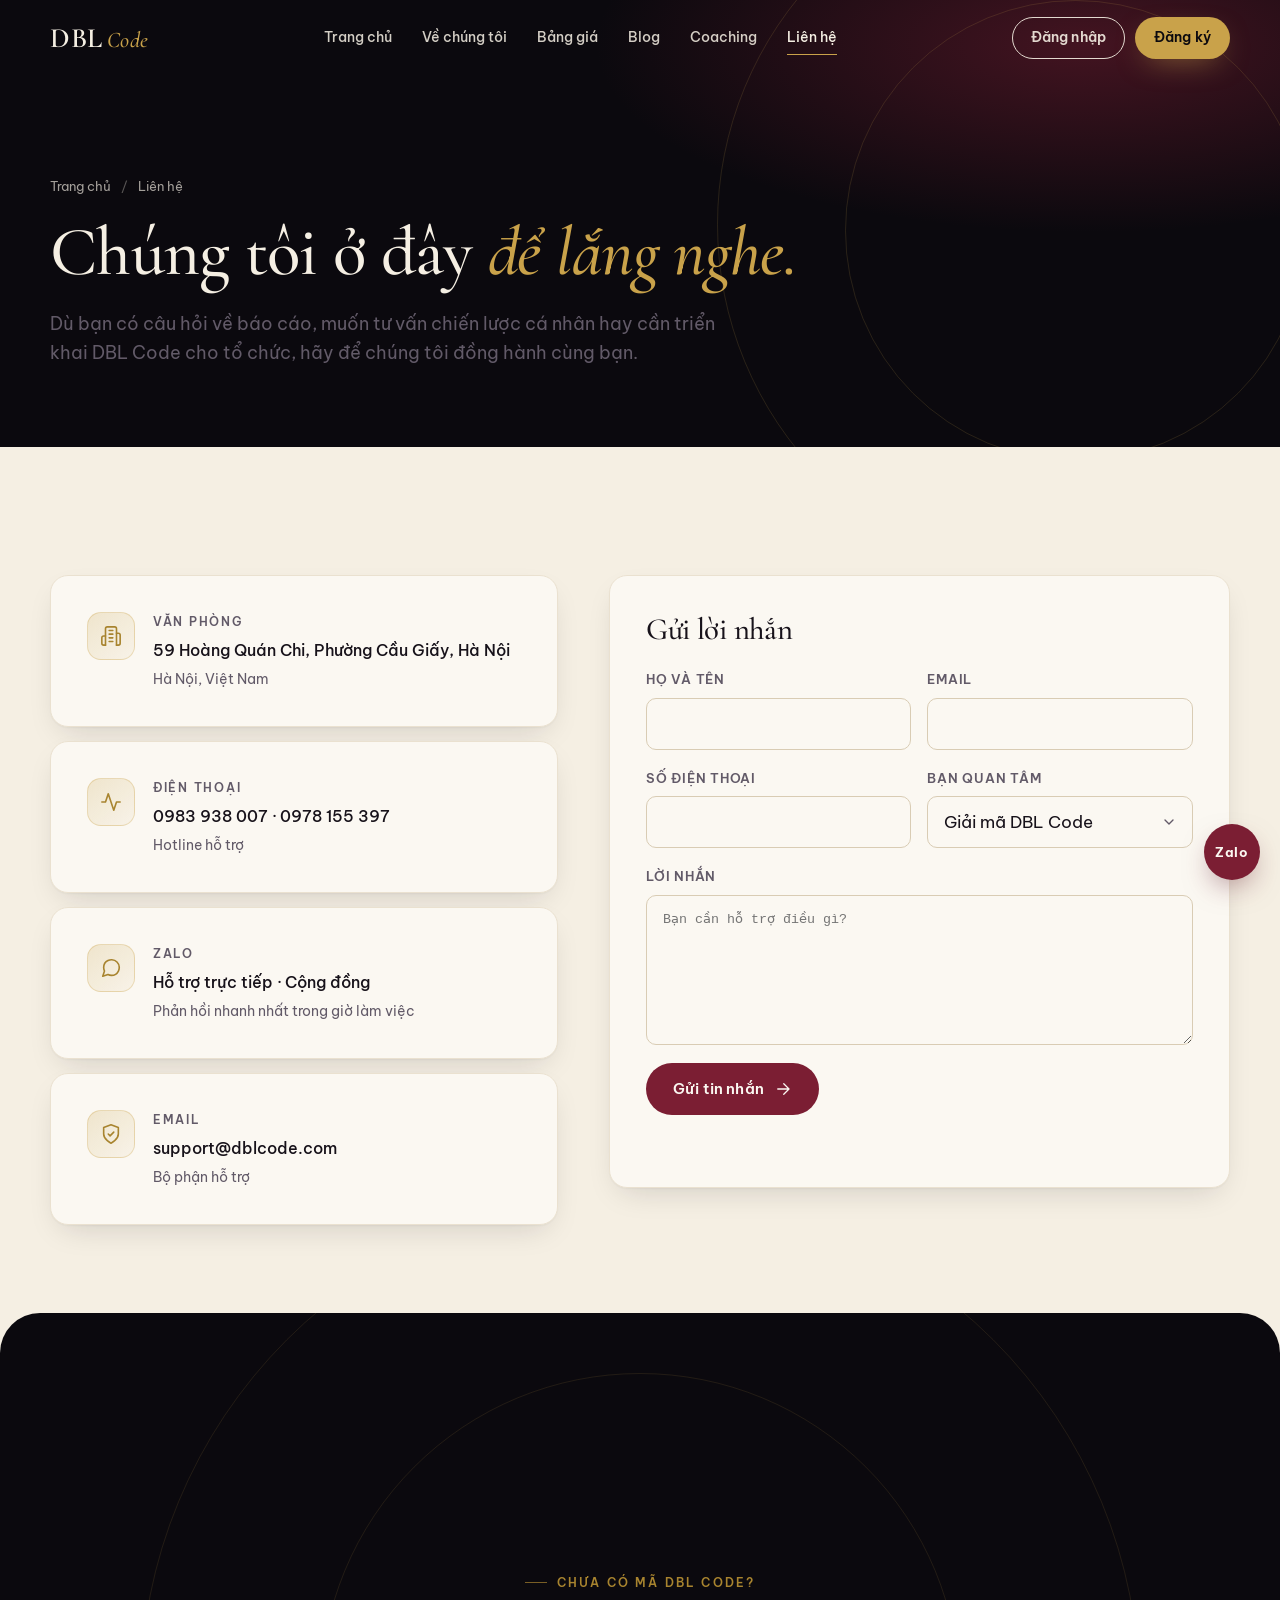
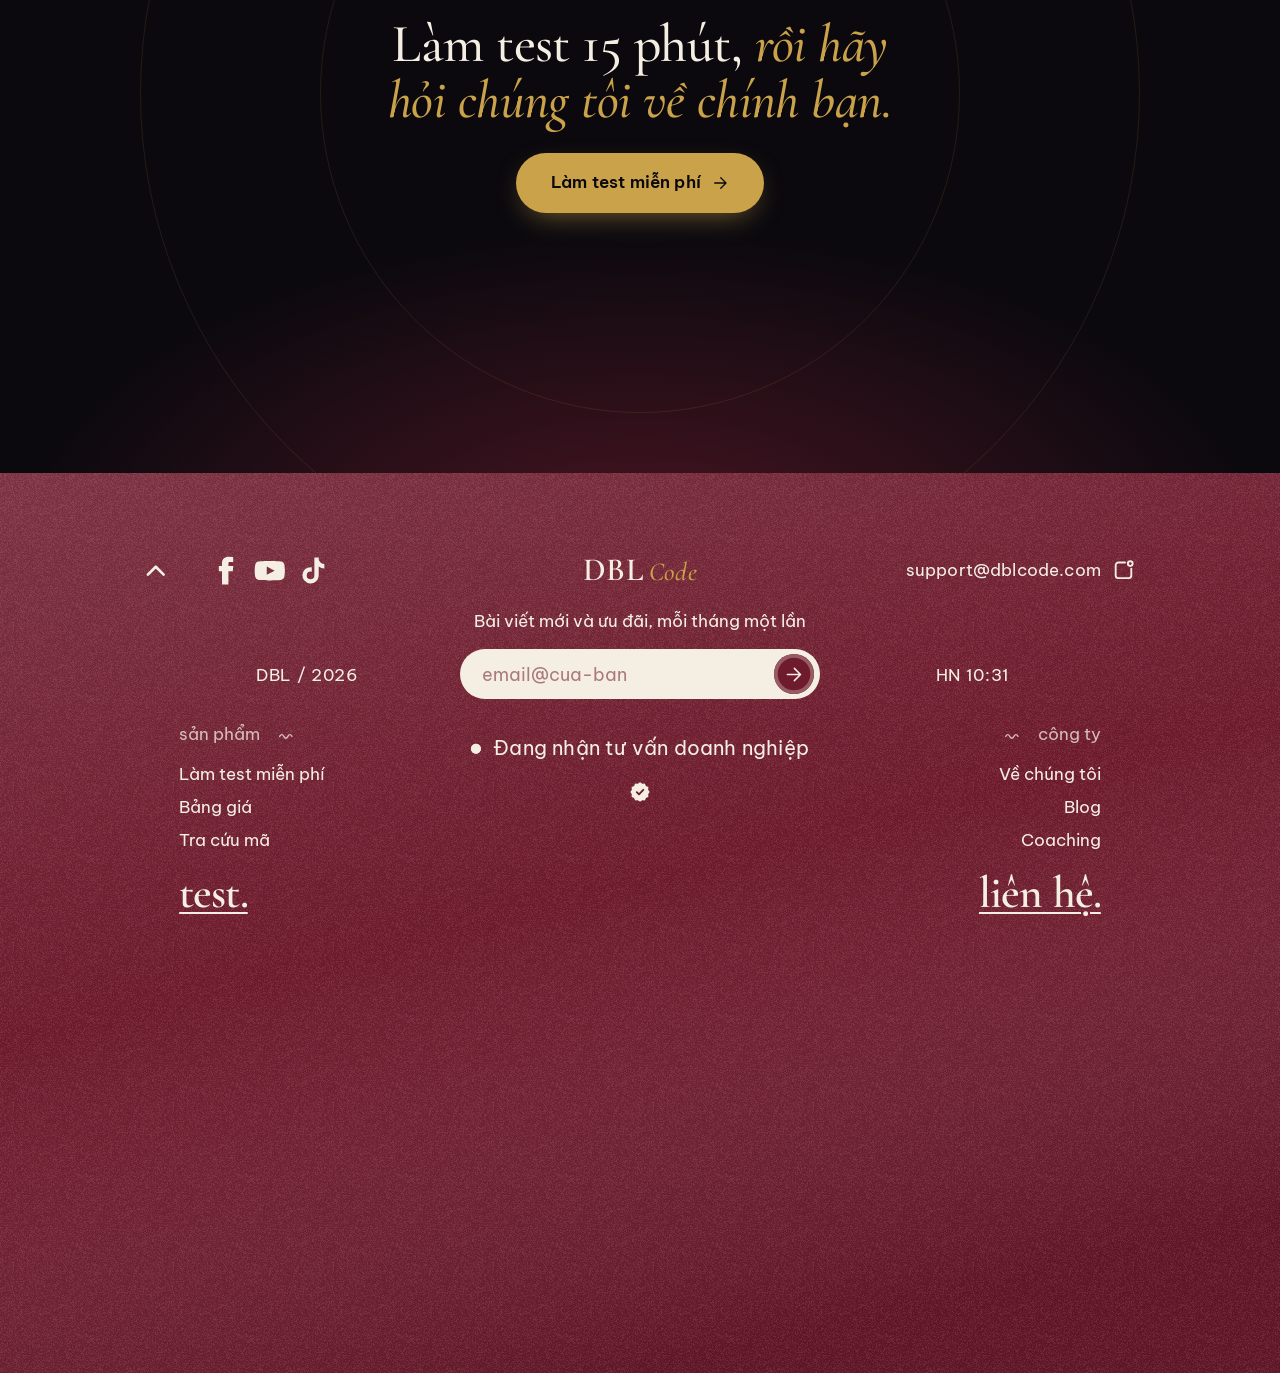
<file: dbl/contact.html>
<!doctype html>
<html lang="vi">
<head>
  <meta charset="utf-8" />
  <meta name="viewport" content="width=device-width, initial-scale=1" />
  <title>Liên hệ — DBL Code</title>
  <meta name="description" content="Liên hệ DBL Code: hotline 0983 938 007, email support@dblcode.com, Zalo hỗ trợ trực tiếp. Văn phòng tại Cầu Giấy, Hà Nội." />
  <meta name="theme-color" content="#0b090e" />
  <meta property="og:title" content="Liên hệ — DBL Code" />
  <meta property="og:description" content="Câu hỏi về báo cáo, tư vấn cá nhân hay triển khai cho tổ chức, chúng tôi ở đây để lắng nghe." />
    <link rel="icon" href="data:image/svg+xml,%3Csvg xmlns='http://www.w3.org/2000/svg' viewBox='0 0 32 32'%3E%3Ccircle cx='16' cy='16' r='16' fill='%230b090e'/%3E%3Ccircle cx='16' cy='16' r='9' fill='none' stroke='%23c9a24a' stroke-width='1.5'/%3E%3Ccircle cx='16' cy='16' r='3' fill='%23c9a24a'/%3E%3C/svg%3E" />
  <link rel="preconnect" href="https://fonts.googleapis.com" />
  <link rel="preconnect" href="https://fonts.gstatic.com" crossorigin />
  <link href="https://fonts.googleapis.com/css2?family=Be+Vietnam+Pro:wght@400;500;600;700&family=Cormorant+Garamond:ital,wght@0,500;0,600;1,500&display=swap" rel="stylesheet" />

  <script type="module" crossorigin src="./assets/common-eXvzro1s.js"></script>
  <script type="module" crossorigin src="./assets/page-D_KifKar.js"></script>
  <link rel="stylesheet" crossorigin href="./assets/common-Bm_b9nex.css">
  <link rel="stylesheet" crossorigin href="./assets/page-AFeX_AaI.css">
</head>
<body>
<svg width="0" height="0" style="position:absolute" aria-hidden="true">
  <defs>
    <symbol id="i-arrow" viewBox="0 0 24 24" fill="none" stroke="currentColor" stroke-width="1.75" stroke-linecap="round" stroke-linejoin="round"><path d="M5 12h14M13 5l7 7-7 7"/></symbol>
    <symbol id="i-check" viewBox="0 0 24 24" fill="none" stroke="currentColor" stroke-width="2" stroke-linecap="round" stroke-linejoin="round"><path d="M20 6 9 17l-5-5"/></symbol>
    <symbol id="i-plus" viewBox="0 0 24 24" fill="none" stroke="currentColor" stroke-width="2" stroke-linecap="round"><path d="M12 5v14M5 12h14"/></symbol>
    <symbol id="i-chevron" viewBox="0 0 24 24" fill="none" stroke="currentColor" stroke-width="2" stroke-linecap="round" stroke-linejoin="round"><path d="m6 9 6 6 6-6"/></symbol>
    <symbol id="i-play" viewBox="0 0 24 24" fill="currentColor"><path d="M6 4l14 8-14 8z"/></symbol>
    <symbol id="i-shield" viewBox="0 0 24 24" fill="none" stroke="currentColor" stroke-width="1.75" stroke-linecap="round" stroke-linejoin="round"><path d="M12 22s8-4 8-10V5l-8-3-8 3v7c0 6 8 10 8 10z"/><path d="m9 12 2 2 4-4"/></symbol>
    <symbol id="i-chart" viewBox="0 0 24 24" fill="none" stroke="currentColor" stroke-width="1.75" stroke-linecap="round" stroke-linejoin="round"><path d="M3 3v18h18"/><path d="M7 16v-5M12 16V8M17 16v-3"/></symbol>
    <symbol id="i-activity" viewBox="0 0 24 24" fill="none" stroke="currentColor" stroke-width="1.75" stroke-linecap="round" stroke-linejoin="round"><path d="M22 12h-4l-3 9L9 3l-3 9H2"/></symbol>
    <symbol id="i-briefcase" viewBox="0 0 24 24" fill="none" stroke="currentColor" stroke-width="1.75" stroke-linecap="round" stroke-linejoin="round"><rect x="2" y="7" width="20" height="14" rx="2"/><path d="M16 7V5a2 2 0 0 0-2-2h-4a2 2 0 0 0-2 2v2"/></symbol>
    <symbol id="i-crown" viewBox="0 0 24 24" fill="none" stroke="currentColor" stroke-width="1.75" stroke-linecap="round" stroke-linejoin="round"><path d="m2 5 4 11h12l4-11-6 6-4-7-4 7z"/><path d="M5 20h14"/></symbol>
    <symbol id="i-user" viewBox="0 0 24 24" fill="none" stroke="currentColor" stroke-width="1.75" stroke-linecap="round" stroke-linejoin="round"><path d="M20 21v-2a4 4 0 0 0-4-4H8a4 4 0 0 0-4 4v2"/><circle cx="12" cy="7" r="4"/></symbol>
    <symbol id="i-chat" viewBox="0 0 24 24" fill="none" stroke="currentColor" stroke-width="1.75" stroke-linecap="round" stroke-linejoin="round"><path d="M21 11.5a8.4 8.4 0 0 1-.9 3.8 8.5 8.5 0 0 1-7.6 4.7 8.4 8.4 0 0 1-3.8-.9L3 21l1.9-5.7a8.4 8.4 0 0 1-.9-3.8 8.5 8.5 0 0 1 4.7-7.6 8.4 8.4 0 0 1 3.8-.9h.5a8.5 8.5 0 0 1 8 8z"/></symbol>
    <symbol id="i-building" viewBox="0 0 24 24" fill="none" stroke="currentColor" stroke-width="1.75" stroke-linecap="round" stroke-linejoin="round"><path d="M6 22V4a2 2 0 0 1 2-2h8a2 2 0 0 1 2 2v18"/><path d="M6 12H4a2 2 0 0 0-2 2v6a2 2 0 0 0 2 2h2M18 9h2a2 2 0 0 1 2 2v9a2 2 0 0 1-2 2h-2"/><path d="M10 6h4M10 10h4M10 14h4M10 18h4"/></symbol>
    <symbol id="i-star" viewBox="0 0 24 24" fill="currentColor"><path d="m12 2 3.1 6.3 6.9 1-5 4.9 1.2 6.8L12 17.8 5.8 21l1.2-6.8-5-4.9 6.9-1z"/></symbol>
    <symbol id="i-facebook" viewBox="0 0 24 24" fill="currentColor"><path d="M14 8.5V6.6c0-.9.6-1.1 1-1.1h2.6V1.6L14 1.5c-4 0-4.9 3-4.9 4.9v2.1H6.7v4h2.4V22.5h4.9V12.5h3.3l.4-4z"/></symbol>
    <symbol id="i-youtube" viewBox="0 0 24 24" fill="currentColor"><path d="M23 7.1a2.9 2.9 0 0 0-2-2C19.2 4.6 12 4.6 12 4.6s-7.2 0-9 .5a2.9 2.9 0 0 0-2 2A30 30 0 0 0 .5 12a30 30 0 0 0 .5 4.9 2.9 2.9 0 0 0 2 2c1.8.5 9 .5 9 .5s7.2 0 9-.5a2.9 2.9 0 0 0 2-2 30 30 0 0 0 .5-4.9 30 30 0 0 0-.5-4.9zM9.7 15.2V8.8l6 3.2z"/></symbol>
    <symbol id="i-tiktok" viewBox="0 0 24 24" fill="currentColor"><path d="M16.5 2h-3.3v13.6a2.9 2.9 0 1 1-2.9-2.9c.3 0 .6 0 .9.1V9.4a6.2 6.2 0 1 0 5.3 6.2V8.9a7.3 7.3 0 0 0 4.3 1.4V7a4.3 4.3 0 0 1-4.3-5z"/></symbol>
    <symbol id="i-copy" viewBox="0 0 24 24" fill="none" stroke="currentColor" stroke-width="1.8" stroke-linecap="round" stroke-linejoin="round"><path d="M13.5 4.5H7A2.5 2.5 0 0 0 4.5 7v10A2.5 2.5 0 0 0 7 19.5h10a2.5 2.5 0 0 0 2.5-2.5v-6.5"/><circle cx="18.5" cy="5.5" r="2.3"/></symbol>
    <symbol id="i-squiggle" viewBox="0 0 24 24" fill="none" stroke="currentColor" stroke-width="1.8" stroke-linecap="round" stroke-linejoin="round"><path d="M3.5 15c1.8-3.2 3.6-3.2 5.4 0s3.6 3.2 5.4 0 3.6-3.2 5.4 0"/></symbol>
  </defs>
</svg>

<a class="skip" href="#main">Bỏ qua điều hướng</a>

<header class="nav" id="nav">
  <div class="container">
    <a class="brand" href="./" aria-label="DBL Code, về trang chủ">DBL<em>Code</em></a>
    <nav class="nav-links" aria-label="Chính">
      <a href="./">Trang chủ</a>
      <a href="about.html">Về chúng tôi</a>
      <a href="pricing.html">Bảng giá</a>
      <a href="https://dblcode.com/blog">Blog</a>
      <a href="https://coaching.dblcode.com">Coaching</a>
      <a href="contact.html">Liên hệ</a>
    </nav>
    <div class="nav-actions">
      <a class="btn btn-ghost btn-sm" href="https://dblcode.com/login">Đăng nhập</a>
      <a class="btn btn-gold btn-sm" href="https://dblcode.com/register">Đăng ký</a>
      <button class="nav-toggle" id="nav-toggle" aria-expanded="false" aria-controls="drawer" aria-label="Mở menu"><span></span></button>
    </div>
  </div>
</header>
<div class="drawer" id="drawer">
  <a href="./">Trang chủ</a>
  <a href="about.html">Về chúng tôi</a>
  <a href="pricing.html">Bảng giá</a>
  <a href="https://dblcode.com/blog">Blog</a>
  <a href="https://coaching.dblcode.com">Coaching</a>
  <a href="contact.html">Liên hệ</a>
  <div class="drawer-actions">
    <a class="btn btn-gold" href="https://dblcode.com/test">Làm test miễn phí</a>
    <a class="btn btn-ghost" href="https://dblcode.com/login">Đăng nhập</a>
  </div>
</div>


<main id="main">
<section class="page-hero">
  <div class="container">
    <div class="page-hero-inner">
      <nav class="crumbs reveal" aria-label="Đường dẫn"><a href="./">Trang chủ</a><span>Liên hệ</span></nav>
      <h1 class="h-display reveal" style="--d:80ms">Chúng tôi ở đây <em>để lắng nghe.</em></h1>
      <p class="lead reveal" style="--d:160ms">Dù bạn có câu hỏi về báo cáo, muốn tư vấn chiến lược cá nhân hay cần triển khai DBL Code cho tổ chức, hãy để chúng tôi đồng hành cùng bạn.</p>
    </div>
  </div>
</section>

<div class="zone-light">
  <section class="section">
    <div class="container contact-grid">
      <div class="info-list">
        <div class="card info-card reveal">
          <span class="icon-badge"><svg><use href="#i-building"/></svg></span>
          <div><h3>Văn phòng</h3><p><a href="https://maps.google.com/?q=59+Ho%C3%A0ng+Qu%C3%A1n+Chi,+C%E1%BA%A7u+Gi%E1%BA%A5y,+H%C3%A0+N%E1%BB%99i" target="_blank" rel="noopener">59 Hoàng Quán Chi, Phường Cầu Giấy, Hà Nội</a></p><p class="sub">Hà Nội, Việt Nam</p></div>
        </div>
        <div class="card info-card reveal" style="--d:80ms">
          <span class="icon-badge"><svg><use href="#i-activity"/></svg></span>
          <div><h3>Điện thoại</h3><p><a href="tel:0983938007">0983 938 007</a> · <a href="tel:0978155397">0978 155 397</a></p><p class="sub">Hotline hỗ trợ</p></div>
        </div>
        <div class="card info-card reveal" style="--d:160ms">
          <span class="icon-badge"><svg><use href="#i-chat"/></svg></span>
          <div><h3>Zalo</h3><p><a href="https://zalo.me/0392451902" target="_blank" rel="noopener">Hỗ trợ trực tiếp</a> · <a href="https://zalo.me/g/lmvohu580" target="_blank" rel="noopener">Cộng đồng</a></p><p class="sub">Phản hồi nhanh nhất trong giờ làm việc</p></div>
        </div>
        <div class="card info-card reveal" style="--d:240ms">
          <span class="icon-badge"><svg><use href="#i-shield"/></svg></span>
          <div><h3>Email</h3><p><a href="mailto:support@dblcode.com">support@dblcode.com</a></p><p class="sub">Bộ phận hỗ trợ</p></div>
        </div>
      </div>

      <form class="card form-card reveal" id="contact-form" action="/contact" method="post" novalidate style="--d:120ms">
        <h2 class="h3">Gửi lời nhắn</h2>
        <div class="hp" aria-hidden="true"><label>Website<input name="website" type="text" tabindex="-1" autocomplete="off" /></label></div>
        <div class="form-row">
          <div class="field"><label for="ct-name">Họ và tên</label><input class="input" id="ct-name" name="name" type="text" autocomplete="name" required /></div>
          <div class="field"><label for="ct-email">Email</label><input class="input" id="ct-email" name="email" type="email" autocomplete="email" required /></div>
        </div>
        <div class="form-row">
          <div class="field"><label for="ct-phone">Số điện thoại</label><input class="input" id="ct-phone" name="phone" type="tel" inputmode="tel" autocomplete="tel" /></div>
          <div class="field"><label for="ct-service">Bạn quan tâm</label><div class="select"><select id="ct-service" name="service"><option value="/dbl-code">Giải mã DBL Code</option><option value="/disc">Tư vấn DISC chuyên sâu</option><option value="/business">Hợp tác doanh nghiệp</option></select><svg><use href="#i-chevron"/></svg></div></div>
        </div>
        <div class="field"><label for="ct-message">Lời nhắn</label><textarea class="input" id="ct-message" name="message" required placeholder="Bạn cần hỗ trợ điều gì?"></textarea></div>
        <button class="btn btn-wine" type="submit">Gửi tin nhắn <svg><use href="#i-arrow"/></svg></button>
        <p class="form-msg" role="status" aria-live="polite"></p>
      </form>
    </div>
  </section>
</div>

<section class="final">
  <div class="container final-inner">
    <p class="eyebrow reveal">Chưa có mã DBL Code?</p>
    <h2 class="h2 reveal" style="--d:80ms">Làm test 15 phút, <em>rồi hãy hỏi chúng tôi về chính bạn.</em></h2>
    <a class="btn btn-gold btn-lg reveal" style="--d:160ms" href="https://dblcode.com/test">Làm test miễn phí <svg><use href="#i-arrow"/></svg></a>
  </div>
</section>
</main>

<footer class="tpf" id="tpf" data-seed="7">
  <svg class="tpf-stage" aria-hidden="true">
    <defs>
      <radialGradient id="tpf-v" cx=".5" cy=".78" r=".75"><stop offset=".45" stop-color="#fff" stop-opacity="0"/><stop offset="1" stop-color="#17121a" stop-opacity=".08"/></radialGradient>
      <linearGradient id="tpf-l" x1="0" y1="0" x2=".35" y2="1"><stop offset="0" stop-color="#fff" stop-opacity=".12"/><stop offset=".55" stop-color="#fff" stop-opacity="0"/><stop offset="1" stop-color="#1a0208" stop-opacity=".16"/></linearGradient>
      <pattern id="tpf-g" width="160" height="160" patternUnits="userSpaceOnUse"><image id="tpf-grain" width="160" height="160"/></pattern>
      <filter id="tpf-d" x="-5%" y="-5%" width="110%" height="120%"><feDropShadow dx="0" dy="3" stdDeviation="3.5" flood-color="#1a0208" flood-opacity=".35"/></filter>
      <filter id="tpf-f" x="-30%" y="-30%" width="160%" height="170%"><feDropShadow dx="-2" dy="4" stdDeviation="4" flood-color="#1a0208" flood-opacity=".28"/></filter>
      <path id="tpf-s"/>
    </defs>
    <rect class="tpf-paper" width="100%" height="100%"/>
    <rect width="100%" height="100%" fill="url(#tpf-v)" style="mix-blend-mode:multiply"/>
    <rect width="100%" height="100%" fill="url(#tpf-g)" opacity=".32"/>
    <g class="tpf-sheet-g" filter="url(#tpf-d)"><path id="tpf-rim" class="tpf-rim"/><use href="#tpf-s" class="tpf-sheet"/></g>
    <use href="#tpf-s" fill="url(#tpf-l)"/>
    <use href="#tpf-s" fill="url(#tpf-g)" opacity=".5"/>
    <g id="tpf-flaps" filter="url(#tpf-f)"></g>
  </svg>

  <div class="tpf-z tpf-top">
    <div class="tpf-row tpf-h" style="--i:0">
      <a class="tpf-ib tpf-up" href="#main" aria-label="Lên đầu trang" title="Lên đầu trang"><svg class="tpf-ico"><use href="#i-chevron"/></svg></a>
      <span style="width:.6em"></span>
      <a class="tpf-ib" href="https://www.facebook.com/DBLCode" target="_blank" rel="noopener" aria-label="Facebook" title="Facebook"><svg class="tpf-ico"><use href="#i-facebook"/></svg></a>
      <a class="tpf-ib" href="http://youtube.com/@dblcode" target="_blank" rel="noopener" aria-label="YouTube" title="YouTube"><svg class="tpf-ico"><use href="#i-youtube"/></svg></a>
      <a class="tpf-ib" href="https://www.tiktok.com/@dblcode" target="_blank" rel="noopener" aria-label="TikTok" title="TikTok"><svg class="tpf-ico"><use href="#i-tiktok"/></svg></a>
    </div>
    <a href="./" class="tpf-logo tpf-h" style="--i:1" aria-label="DBL Code, về trang chủ"><span class="brand">DBL<em>Code</em></span></a>
    <div class="tpf-h" style="--i:2;position:relative">
      <button type="button" class="tpf-mail" id="tpf-mail" data-email="support@dblcode.com" aria-label="Sao chép email support@dblcode.com" title="Sao chép email"><span>support@dblcode.com</span><svg class="tpf-ico"><use href="#i-copy"/></svg></button>
      <span class="tpf-toast" id="tpf-toast" role="status" aria-live="polite"></span>
    </div>
  </div>

  <form class="tpf-z tpf-news tpf-h" id="tpf-news" style="--i:3" action="/api/notify-launch" method="post" novalidate>
    <label for="tpf-email">Bài viết mới và ưu đãi, mỗi tháng một lần</label>
    <div class="tpf-pill" id="tpf-pill">
      <input id="tpf-email" name="email" type="email" placeholder="email@cua-ban" autocomplete="email" />
      <span class="tpf-sent" aria-live="polite"><svg class="tpf-ico"><use href="#i-check"/></svg> Bạn đã trong danh sách</span>
      <button type="submit" class="tpf-knob" aria-label="Đăng ký nhận tin"><svg class="tpf-ico"><use href="#i-arrow"/></svg></button>
    </div>
  </form>

  <span class="tpf-z tpf-flank tpf-h" style="--i:4;left:24%">DBL / 2026</span>
  <span class="tpf-z tpf-flank tpf-h" style="--i:4;left:76%" title="Giờ Hà Nội"><span class="tpf-clock" id="tpf-clock">HN --<i aria-hidden="true">:</i>--</span></span>

  <a href="contact.html" class="tpf-z tpf-status tpf-h" style="--i:5"><i class="tpf-live" aria-hidden="true"></i><span>Đang nhận tư vấn doanh nghiệp</span></a>
  <span class="tpf-z tpf-badge" aria-hidden="true"><span class="tpf-h" style="--i:6;display:block;width:100%;height:100%"><svg viewBox="0 0 24 24" class="tpf-seal"><path d="M12.00 2.00L14.23 3.69L17.00 3.34L18.08 5.92L20.66 7.00L20.31 9.77L22.00 12.00L20.31 14.23L20.66 17.00L18.08 18.08L17.00 20.66L14.23 20.31L12.00 22.00L9.77 20.31L7.00 20.66L5.92 18.08L3.34 17.00L3.69 14.23L2.00 12.00L3.69 9.77L3.34 7.00L5.92 5.92L7.00 3.34L9.77 3.69L12.00 2.00Z" fill="currentColor" stroke="currentColor" stroke-width="2.2" stroke-linejoin="round"/><path d="m8.3 12.2 2.5 2.5 5-5.2" fill="none" stroke="var(--tpf-sheet)" stroke-width="2.2" stroke-linecap="round" stroke-linejoin="round"/></svg></span></span>

  <nav class="tpf-z tpf-col tpf-h l" style="--i:6" aria-label="Sản phẩm">
    <h3>sản phẩm <svg class="tpf-ico"><use href="#i-squiggle"/></svg></h3>
    <ul><li><a href="https://dblcode.com/test">Làm test miễn phí</a></li><li><a href="pricing.html">Bảng giá</a></li><li><a href="./#lookup">Tra cứu mã</a></li></ul>
    <a class="tpf-big" href="https://dblcode.com/test">test.</a>
  </nav>
  <nav class="tpf-z tpf-col tpf-h r" style="--i:7" aria-label="Công ty">
    <h3>công ty <svg class="tpf-ico"><use href="#i-squiggle"/></svg></h3>
    <ul><li><a href="about.html">Về chúng tôi</a></li><li><a href="https://dblcode.com/blog">Blog</a></li><li><a href="https://coaching.dblcode.com">Coaching</a></li></ul>
    <a class="tpf-big" href="contact.html">liên hệ.</a>
  </nav>

  <button type="button" class="tpf-pin" id="tpf-pin" data-pin="idle" aria-label="Rút đinh, xé một mép giấy mới" title="Rút đinh">
    <span class="tpf-shadow" aria-hidden="true"></span>
    <span class="tpf-tilt"><span class="tpf-drop"><span class="tpf-body"><svg viewBox="0 0 100 200" class="tpf-pin-svg" aria-hidden="true"><defs><linearGradient id="tpf-ps" x1="0" x2="1" y1="0" y2="0"><stop offset="0" stop-color="#755e2b"/><stop offset=".24" stop-color="#c9a24a"/><stop offset=".4" stop-color="#eadcba"/><stop offset=".58" stop-color="#c9a24a"/><stop offset="1" stop-color="#443719"/></linearGradient><radialGradient id="tpf-pt" cx=".38" cy=".3" r=".8"><stop offset="0" stop-color="#eadcba"/><stop offset=".55" stop-color="#c9a24a"/><stop offset="1" stop-color="#755e2b"/></radialGradient><linearGradient id="tpf-pn" x1="0" x2="1" y1="0" y2="0"><stop offset="0" stop-color="#5b616b"/><stop offset=".4" stop-color="#f4f5f7"/><stop offset=".7" stop-color="#a3a9b2"/><stop offset="1" stop-color="#4a4f57"/></linearGradient><filter id="tpf-pb" x="-50%" y="-50%" width="200%" height="200%"><feGaussianBlur stdDeviation="1.4"/></filter></defs><path d="M48.3 112h3.4l-.7 76-1 4-1-4z" fill="url(#tpf-pn)"/><ellipse cx="50" cy="191.5" rx="3.2" ry="1.1" fill="#1a0208" opacity=".35"/><path d="M28 103v6.5a22 7 0 0 0 44 0V103z" fill="url(#tpf-ps)"/><ellipse cx="50" cy="103" rx="22" ry="7" fill="url(#tpf-pt)"/><path d="M41.5 38c1.6 16 4.6 26 3 36-1.8 10-13 19-14.6 29h40.2c-1.6-10-12.8-19-14.6-29-1.6-10 1.4-20 3-36z" fill="url(#tpf-ps)"/><path d="M16 22v14a34 13 0 0 0 68 0V22z" fill="url(#tpf-ps)"/><ellipse cx="50" cy="22" rx="34" ry="13" fill="url(#tpf-pt)"/><ellipse cx="50" cy="22" rx="33" ry="12.3" fill="none" stroke="#fff" stroke-opacity=".28" stroke-width=".8"/><ellipse cx="37" cy="17.5" rx="12" ry="4" fill="#fff" opacity=".7" filter="url(#tpf-pb)"/><path d="M22 38c4 4.5 9.5 6.4 15 7" stroke="#fff" stroke-opacity=".35" stroke-width="2" fill="none" stroke-linecap="round" filter="url(#tpf-pb)"/><path d="M45 50c.8 8 1.6 14 .8 22" stroke="#fff" stroke-opacity=".45" stroke-width="1.6" fill="none" stroke-linecap="round"/></svg></span></span></span>
  </button>

  <div class="tpf-z tpf-brand tpf-ink">
    <div class="tpf-brand-top tpf-p" style="--i:0">
      <span class="tpf-eye">Hệ thống giải mã năng lực</span>
      <a class="tpf-bub" href="https://zalo.me/0392451902" target="_blank" rel="noopener" aria-label="Chat Zalo với DBL Code"><span class="tpf-dots" aria-hidden="true"><i></i><i></i><i></i></span><b>Chat Zalo</b></a>
    </div>
    <a href="./" class="tpf-word" aria-label="DBL Code"><span>DBL <em>Code</em></span></a>
  </div>

  <a class="tpf-z tpf-side tpf-ink tpf-p l" style="--i:1;left:29.5%" href="https://zalo.me/g/lmvohu580" target="_blank" rel="noopener"><span>Zalo cộng đồng</span><svg class="tpf-ico"><use href="#i-chat"/></svg></a>
  <a class="tpf-z tpf-side tpf-ink tpf-p r" style="--i:2;left:71.5%" href="https://www.facebook.com/groups/1379481360522134" target="_blank" rel="noopener"><span>Facebook Group</span><svg class="tpf-ico"><use href="#i-facebook"/></svg></a>

  <div class="tpf-z tpf-foot tpf-ink">
    <span class="tpf-p" style="--i:3">© 2026 DBL Code</span>
    <span class="tpf-credit tpf-p" style="--i:4">Nhóm máu và thần số học là góc nhìn tham khảo</span>
    <a class="tpf-handle tpf-p" style="--i:5" href="https://www.tiktok.com/@dblcode" target="_blank" rel="noopener">@dblcode</a>
  </div>
</footer>

<a class="fab" href="https://zalo.me/0392451902" target="_blank" rel="noopener" aria-label="Chat Zalo với DBL Code">Zalo</a>

</body>
</html>
</file>
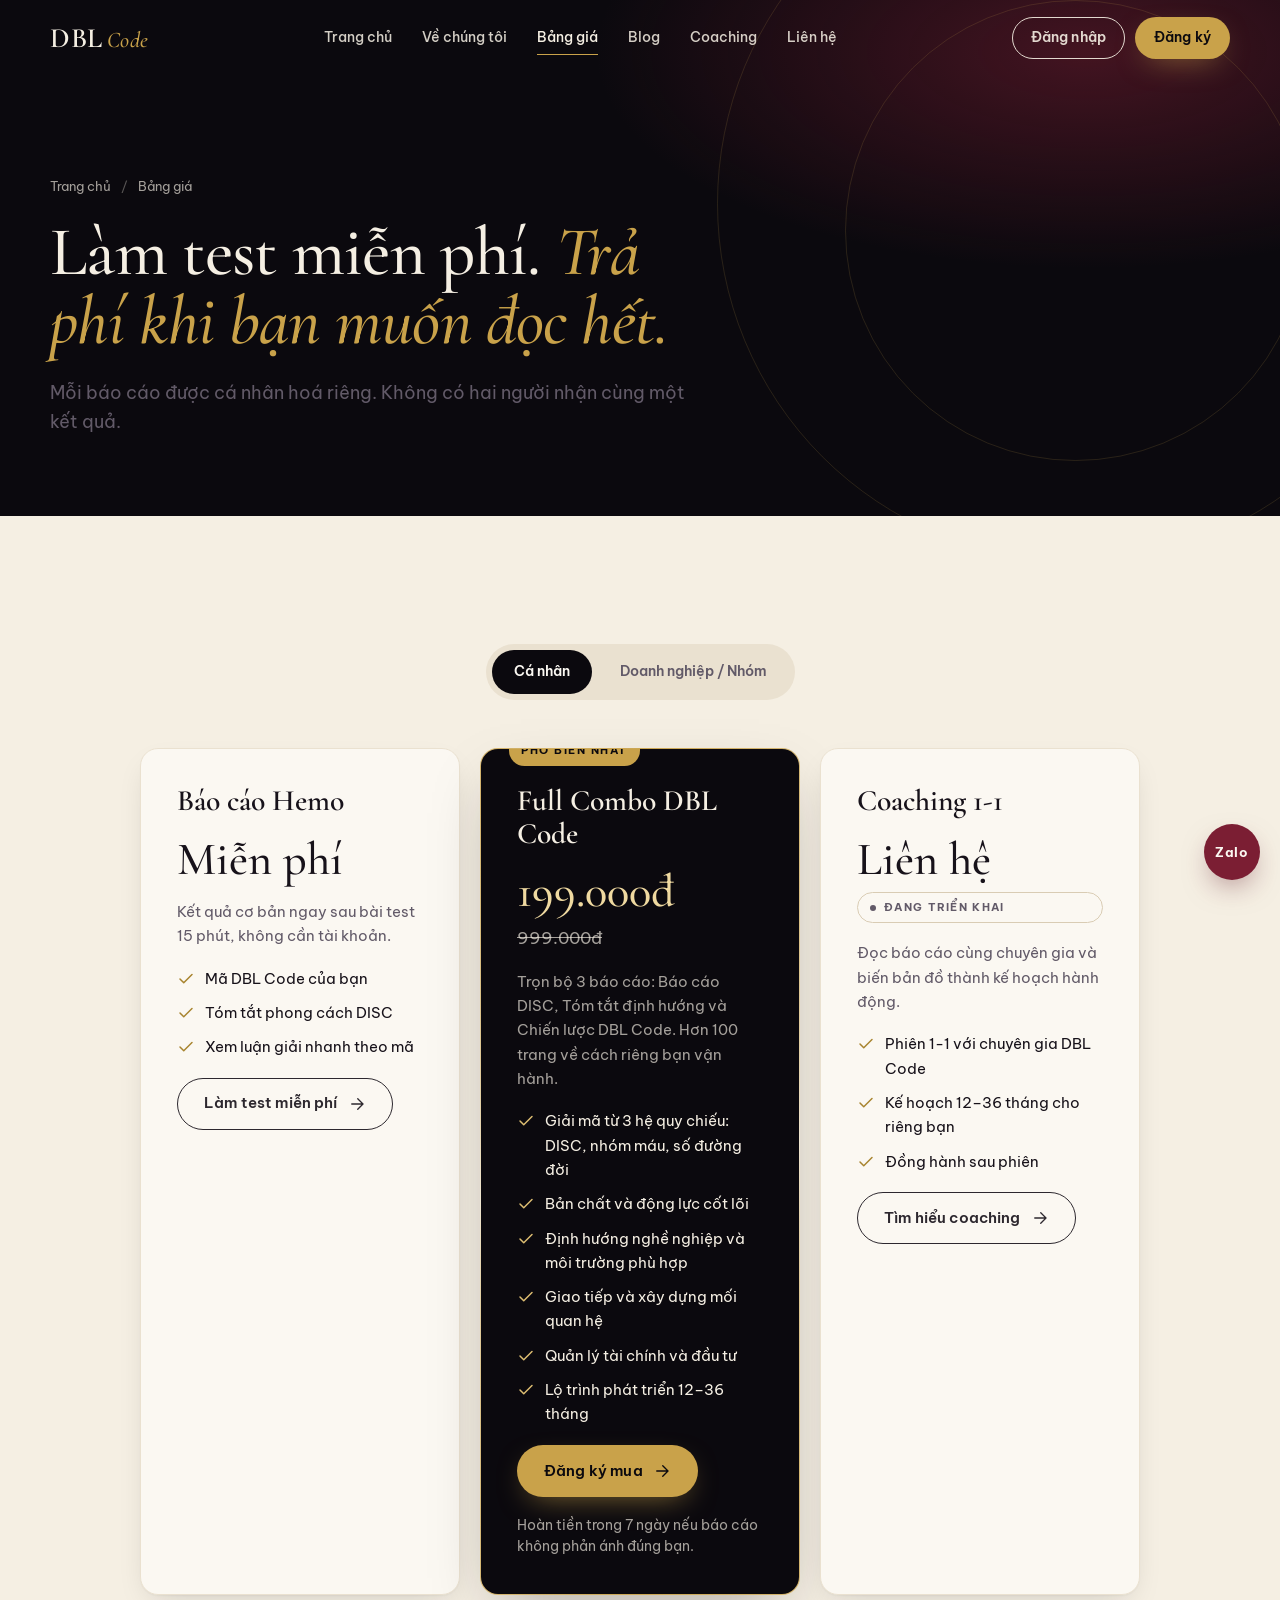
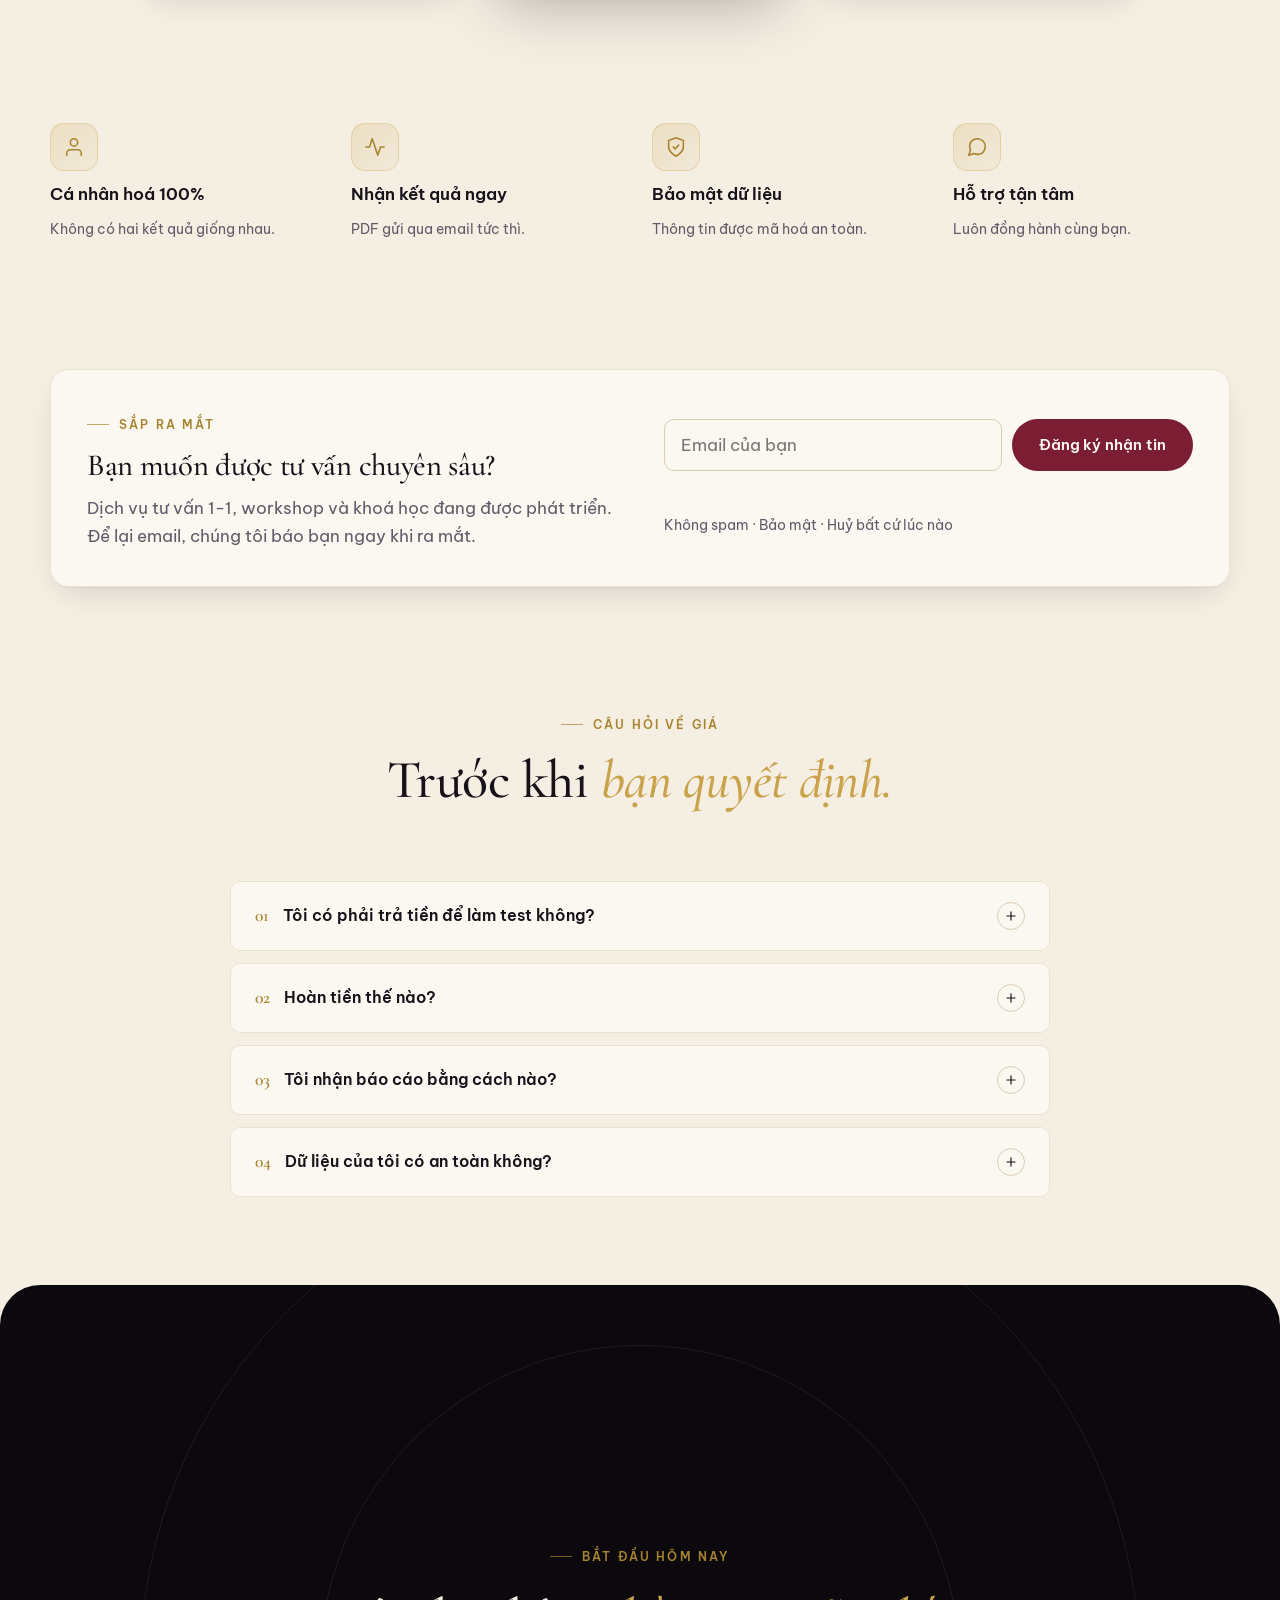
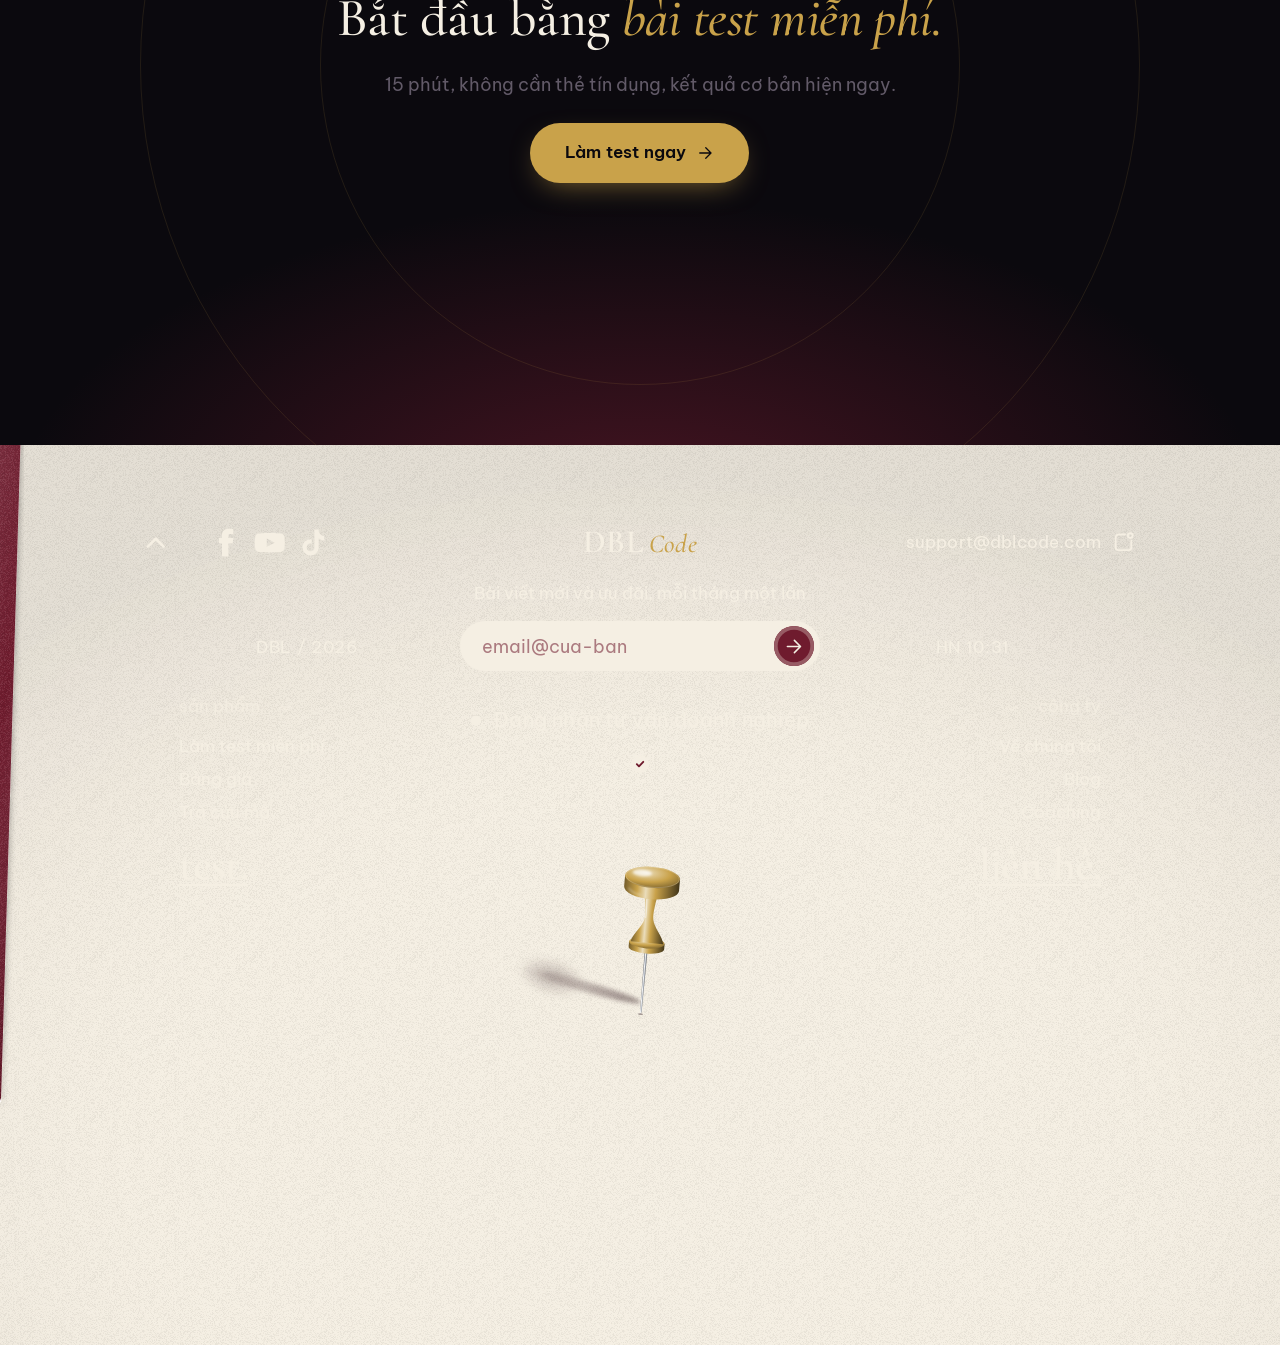
<file: dbl/pricing.html>
<!doctype html>
<html lang="vi">
<head>
  <meta charset="utf-8" />
  <meta name="viewport" content="width=device-width, initial-scale=1" />
  <title>Bảng giá — DBL Code</title>
  <meta name="description" content="Làm test DBL Code miễn phí, mở khoá trọn bộ 3 báo cáo cá nhân hoá với 199.000đ. Hoàn tiền trong 7 ngày. Giải pháp riêng cho doanh nghiệp và đội nhóm." />
  <meta name="theme-color" content="#0b090e" />
  <meta property="og:title" content="Bảng giá — DBL Code" />
  <meta property="og:description" content="Test miễn phí. Full Combo 3 báo cáo 199.000đ. Hoàn tiền 7 ngày." />
    <link rel="icon" href="data:image/svg+xml,%3Csvg xmlns='http://www.w3.org/2000/svg' viewBox='0 0 32 32'%3E%3Ccircle cx='16' cy='16' r='16' fill='%230b090e'/%3E%3Ccircle cx='16' cy='16' r='9' fill='none' stroke='%23c9a24a' stroke-width='1.5'/%3E%3Ccircle cx='16' cy='16' r='3' fill='%23c9a24a'/%3E%3C/svg%3E" />
  <link rel="preconnect" href="https://fonts.googleapis.com" />
  <link rel="preconnect" href="https://fonts.gstatic.com" crossorigin />
  <link href="https://fonts.googleapis.com/css2?family=Be+Vietnam+Pro:wght@400;500;600;700&family=Cormorant+Garamond:ital,wght@0,500;0,600;1,500&display=swap" rel="stylesheet" />

  <script type="module" crossorigin src="./assets/common-eXvzro1s.js"></script>
  <script type="module" crossorigin src="./assets/page-D_KifKar.js"></script>
  <link rel="stylesheet" crossorigin href="./assets/common-Bm_b9nex.css">
  <link rel="stylesheet" crossorigin href="./assets/page-AFeX_AaI.css">
</head>
<body>
<svg width="0" height="0" style="position:absolute" aria-hidden="true">
  <defs>
    <symbol id="i-arrow" viewBox="0 0 24 24" fill="none" stroke="currentColor" stroke-width="1.75" stroke-linecap="round" stroke-linejoin="round"><path d="M5 12h14M13 5l7 7-7 7"/></symbol>
    <symbol id="i-check" viewBox="0 0 24 24" fill="none" stroke="currentColor" stroke-width="2" stroke-linecap="round" stroke-linejoin="round"><path d="M20 6 9 17l-5-5"/></symbol>
    <symbol id="i-plus" viewBox="0 0 24 24" fill="none" stroke="currentColor" stroke-width="2" stroke-linecap="round"><path d="M12 5v14M5 12h14"/></symbol>
    <symbol id="i-chevron" viewBox="0 0 24 24" fill="none" stroke="currentColor" stroke-width="2" stroke-linecap="round" stroke-linejoin="round"><path d="m6 9 6 6 6-6"/></symbol>
    <symbol id="i-play" viewBox="0 0 24 24" fill="currentColor"><path d="M6 4l14 8-14 8z"/></symbol>
    <symbol id="i-shield" viewBox="0 0 24 24" fill="none" stroke="currentColor" stroke-width="1.75" stroke-linecap="round" stroke-linejoin="round"><path d="M12 22s8-4 8-10V5l-8-3-8 3v7c0 6 8 10 8 10z"/><path d="m9 12 2 2 4-4"/></symbol>
    <symbol id="i-chart" viewBox="0 0 24 24" fill="none" stroke="currentColor" stroke-width="1.75" stroke-linecap="round" stroke-linejoin="round"><path d="M3 3v18h18"/><path d="M7 16v-5M12 16V8M17 16v-3"/></symbol>
    <symbol id="i-activity" viewBox="0 0 24 24" fill="none" stroke="currentColor" stroke-width="1.75" stroke-linecap="round" stroke-linejoin="round"><path d="M22 12h-4l-3 9L9 3l-3 9H2"/></symbol>
    <symbol id="i-briefcase" viewBox="0 0 24 24" fill="none" stroke="currentColor" stroke-width="1.75" stroke-linecap="round" stroke-linejoin="round"><rect x="2" y="7" width="20" height="14" rx="2"/><path d="M16 7V5a2 2 0 0 0-2-2h-4a2 2 0 0 0-2 2v2"/></symbol>
    <symbol id="i-crown" viewBox="0 0 24 24" fill="none" stroke="currentColor" stroke-width="1.75" stroke-linecap="round" stroke-linejoin="round"><path d="m2 5 4 11h12l4-11-6 6-4-7-4 7z"/><path d="M5 20h14"/></symbol>
    <symbol id="i-user" viewBox="0 0 24 24" fill="none" stroke="currentColor" stroke-width="1.75" stroke-linecap="round" stroke-linejoin="round"><path d="M20 21v-2a4 4 0 0 0-4-4H8a4 4 0 0 0-4 4v2"/><circle cx="12" cy="7" r="4"/></symbol>
    <symbol id="i-chat" viewBox="0 0 24 24" fill="none" stroke="currentColor" stroke-width="1.75" stroke-linecap="round" stroke-linejoin="round"><path d="M21 11.5a8.4 8.4 0 0 1-.9 3.8 8.5 8.5 0 0 1-7.6 4.7 8.4 8.4 0 0 1-3.8-.9L3 21l1.9-5.7a8.4 8.4 0 0 1-.9-3.8 8.5 8.5 0 0 1 4.7-7.6 8.4 8.4 0 0 1 3.8-.9h.5a8.5 8.5 0 0 1 8 8z"/></symbol>
    <symbol id="i-building" viewBox="0 0 24 24" fill="none" stroke="currentColor" stroke-width="1.75" stroke-linecap="round" stroke-linejoin="round"><path d="M6 22V4a2 2 0 0 1 2-2h8a2 2 0 0 1 2 2v18"/><path d="M6 12H4a2 2 0 0 0-2 2v6a2 2 0 0 0 2 2h2M18 9h2a2 2 0 0 1 2 2v9a2 2 0 0 1-2 2h-2"/><path d="M10 6h4M10 10h4M10 14h4M10 18h4"/></symbol>
    <symbol id="i-star" viewBox="0 0 24 24" fill="currentColor"><path d="m12 2 3.1 6.3 6.9 1-5 4.9 1.2 6.8L12 17.8 5.8 21l1.2-6.8-5-4.9 6.9-1z"/></symbol>
    <symbol id="i-facebook" viewBox="0 0 24 24" fill="currentColor"><path d="M14 8.5V6.6c0-.9.6-1.1 1-1.1h2.6V1.6L14 1.5c-4 0-4.9 3-4.9 4.9v2.1H6.7v4h2.4V22.5h4.9V12.5h3.3l.4-4z"/></symbol>
    <symbol id="i-youtube" viewBox="0 0 24 24" fill="currentColor"><path d="M23 7.1a2.9 2.9 0 0 0-2-2C19.2 4.6 12 4.6 12 4.6s-7.2 0-9 .5a2.9 2.9 0 0 0-2 2A30 30 0 0 0 .5 12a30 30 0 0 0 .5 4.9 2.9 2.9 0 0 0 2 2c1.8.5 9 .5 9 .5s7.2 0 9-.5a2.9 2.9 0 0 0 2-2 30 30 0 0 0 .5-4.9 30 30 0 0 0-.5-4.9zM9.7 15.2V8.8l6 3.2z"/></symbol>
    <symbol id="i-tiktok" viewBox="0 0 24 24" fill="currentColor"><path d="M16.5 2h-3.3v13.6a2.9 2.9 0 1 1-2.9-2.9c.3 0 .6 0 .9.1V9.4a6.2 6.2 0 1 0 5.3 6.2V8.9a7.3 7.3 0 0 0 4.3 1.4V7a4.3 4.3 0 0 1-4.3-5z"/></symbol>
    <symbol id="i-copy" viewBox="0 0 24 24" fill="none" stroke="currentColor" stroke-width="1.8" stroke-linecap="round" stroke-linejoin="round"><path d="M13.5 4.5H7A2.5 2.5 0 0 0 4.5 7v10A2.5 2.5 0 0 0 7 19.5h10a2.5 2.5 0 0 0 2.5-2.5v-6.5"/><circle cx="18.5" cy="5.5" r="2.3"/></symbol>
    <symbol id="i-squiggle" viewBox="0 0 24 24" fill="none" stroke="currentColor" stroke-width="1.8" stroke-linecap="round" stroke-linejoin="round"><path d="M3.5 15c1.8-3.2 3.6-3.2 5.4 0s3.6 3.2 5.4 0 3.6-3.2 5.4 0"/></symbol>
  </defs>
</svg>

<a class="skip" href="#main">Bỏ qua điều hướng</a>

<header class="nav" id="nav">
  <div class="container">
    <a class="brand" href="./" aria-label="DBL Code, về trang chủ">DBL<em>Code</em></a>
    <nav class="nav-links" aria-label="Chính">
      <a href="./">Trang chủ</a>
      <a href="about.html">Về chúng tôi</a>
      <a href="pricing.html">Bảng giá</a>
      <a href="https://dblcode.com/blog">Blog</a>
      <a href="https://coaching.dblcode.com">Coaching</a>
      <a href="contact.html">Liên hệ</a>
    </nav>
    <div class="nav-actions">
      <a class="btn btn-ghost btn-sm" href="https://dblcode.com/login">Đăng nhập</a>
      <a class="btn btn-gold btn-sm" href="https://dblcode.com/register">Đăng ký</a>
      <button class="nav-toggle" id="nav-toggle" aria-expanded="false" aria-controls="drawer" aria-label="Mở menu"><span></span></button>
    </div>
  </div>
</header>
<div class="drawer" id="drawer">
  <a href="./">Trang chủ</a>
  <a href="about.html">Về chúng tôi</a>
  <a href="pricing.html">Bảng giá</a>
  <a href="https://dblcode.com/blog">Blog</a>
  <a href="https://coaching.dblcode.com">Coaching</a>
  <a href="contact.html">Liên hệ</a>
  <div class="drawer-actions">
    <a class="btn btn-gold" href="https://dblcode.com/test">Làm test miễn phí</a>
    <a class="btn btn-ghost" href="https://dblcode.com/login">Đăng nhập</a>
  </div>
</div>


<main id="main">
<section class="page-hero">
  <div class="container">
    <div class="page-hero-inner">
      <nav class="crumbs reveal" aria-label="Đường dẫn"><a href="./">Trang chủ</a><span>Bảng giá</span></nav>
      <h1 class="h-display reveal" style="--d:80ms">Làm test miễn phí. <em>Trả phí khi bạn muốn đọc hết.</em></h1>
      <p class="lead reveal" style="--d:160ms">Mỗi báo cáo được cá nhân hoá riêng. Không có hai người nhận cùng một kết quả.</p>
    </div>
  </div>
</section>

<div class="zone-light">
  <section class="section pricing" id="plans" data-tabs>
    <div class="container">
      <div class="section-head is-center reveal" role="tablist" aria-label="Loại khách hàng" style="margin-bottom:48px">
        <div class="tabs">
          <button class="tab" role="tab" id="tab-personal" aria-selected="true" aria-controls="panel-personal">Cá nhân</button>
          <button class="tab" role="tab" id="tab-business" aria-selected="false" aria-controls="panel-business">Doanh nghiệp / Nhóm</button>
        </div>
      </div>

      <div id="panel-personal" role="tabpanel" aria-labelledby="tab-personal">
        <div class="plans">
          <article class="card plan reveal" data-tilt>
            <h3 class="plan-name">Báo cáo Hemo</h3>
            <div class="plan-price"><b>Miễn phí</b></div>
            <p class="plan-desc">Kết quả cơ bản ngay sau bài test 15 phút, không cần tài khoản.</p>
            <ul class="check-list">
              <li><svg><use href="#i-check"/></svg>Mã DBL Code của bạn</li>
              <li><svg><use href="#i-check"/></svg>Tóm tắt phong cách DISC</li>
              <li><svg><use href="#i-check"/></svg>Xem luận giải nhanh theo mã</li>
            </ul>
            <a class="btn btn-ghost" href="https://dblcode.com/test">Làm test miễn phí <svg><use href="#i-arrow"/></svg></a>
          </article>
          <article class="card plan is-featured gold-ring reveal" data-tilt style="--d:100ms">
            <span class="price-badge plan-badge">Phổ biến nhất</span>
            <h3 class="plan-name">Full Combo DBL Code</h3>
            <div class="plan-price"><b>199.000đ</b><s>999.000đ</s></div>
            <p class="plan-desc">Trọn bộ 3 báo cáo: Báo cáo DISC, Tóm tắt định hướng và Chiến lược DBL Code. Hơn 100 trang về cách riêng bạn vận hành.</p>
            <ul class="check-list">
              <li><svg><use href="#i-check"/></svg>Giải mã từ 3 hệ quy chiếu: DISC, nhóm máu, số đường đời</li>
              <li><svg><use href="#i-check"/></svg>Bản chất và động lực cốt lõi</li>
              <li><svg><use href="#i-check"/></svg>Định hướng nghề nghiệp và môi trường phù hợp</li>
              <li><svg><use href="#i-check"/></svg>Giao tiếp và xây dựng mối quan hệ</li>
              <li><svg><use href="#i-check"/></svg>Quản lý tài chính và đầu tư</li>
              <li><svg><use href="#i-check"/></svg>Lộ trình phát triển 12–36 tháng</li>
            </ul>
            <a class="btn btn-gold" href="https://dblcode.com/register">Đăng ký mua <svg><use href="#i-arrow"/></svg></a>
            <p class="plan-note">Hoàn tiền trong 7 ngày nếu báo cáo không phản ánh đúng bạn.</p>
          </article>
          <article class="card plan reveal" data-tilt style="--d:200ms">
            <h3 class="plan-name">Coaching 1-1</h3>
            <div class="plan-price"><b>Liên hệ</b></div>
            <span class="stage-status">Đang triển khai</span>
            <p class="plan-desc">Đọc báo cáo cùng chuyên gia và biến bản đồ thành kế hoạch hành động.</p>
            <ul class="check-list">
              <li><svg><use href="#i-check"/></svg>Phiên 1-1 với chuyên gia DBL Code</li>
              <li><svg><use href="#i-check"/></svg>Kế hoạch 12–36 tháng cho riêng bạn</li>
              <li><svg><use href="#i-check"/></svg>Đồng hành sau phiên</li>
            </ul>
            <a class="btn btn-ghost" href="https://coaching.dblcode.com">Tìm hiểu coaching <svg><use href="#i-arrow"/></svg></a>
          </article>
        </div>
      </div>

      <div id="panel-business" role="tabpanel" aria-labelledby="tab-business" hidden>
        <div class="biz">
          <div>
            <h2 class="h3">Giải pháp cho doanh nghiệp và đội nhóm</h2>
            <p class="lead" style="margin-top:14px">Sự phát triển mang lại thay đổi. Làm sao để từng người trong đội ngũ đóng góp đúng thế mạnh của mình vào quá trình đó?</p>
            <ul class="biz-list">
              <li><span class="icon-badge"><svg><use href="#i-crown"/></svg></span><div><h3>Lãnh đạo tổ chức</h3><p>Tổ chức đang trong giai đoạn phát triển cần cách tiếp cận phù hợp với từng nhóm tính cách trong đội ngũ.</p></div></li>
              <li><span class="icon-badge"><svg><use href="#i-chat"/></svg></span><div><h3>Nhà đào tạo, huấn luyện viên, Team Leader</h3><p>Mở rộng kỹ năng giao tiếp đa văn hoá, điều phối nhóm và thu hẹp khác biệt để đội ngũ hiểu nhau hơn.</p></div></li>
              <li><span class="icon-badge"><svg><use href="#i-briefcase"/></svg></span><div><h3>Tuyển dụng và quản trị nhân sự</h3><p>Tuyển đúng người, đặt đúng vị trí để phát huy tối đa tiềm năng và gắn kết đội nhóm.</p></div></li>
            </ul>
          </div>
          <article class="card card-dark biz-card" data-spot>
            <p class="eyebrow">Buổi gặp mặt giới thiệu</p>
            <h3>Đặt lịch trò chuyện cùng chuyên gia DBL Code</h3>
            <p class="muted">Chúng tôi mời bạn tham dự buổi gặp giới thiệu để cùng tìm giải pháp phù hợp cho đội ngũ của bạn.</p>
            <ul class="check-list">
              <li><svg><use href="#i-check"/></svg>Hợp tác và kết nối</li>
              <li><svg><use href="#i-check"/></svg>Đội nhóm tối ưu theo dữ liệu hành vi</li>
            </ul>
            <a class="btn btn-gold" href="contact.html">Đặt lịch hẹn <svg><use href="#i-arrow"/></svg></a>
          </article>
        </div>
      </div>
    </div>
  </section>

  <section class="section" style="padding-top:0">
    <div class="container">
      <div class="trust-grid">
        <div class="feature reveal"><span class="icon-badge"><svg><use href="#i-user"/></svg></span><h3>Cá nhân hoá 100%</h3><p>Không có hai kết quả giống nhau.</p></div>
        <div class="feature reveal" style="--d:80ms"><span class="icon-badge"><svg><use href="#i-activity"/></svg></span><h3>Nhận kết quả ngay</h3><p>PDF gửi qua email tức thì.</p></div>
        <div class="feature reveal" style="--d:160ms"><span class="icon-badge"><svg><use href="#i-shield"/></svg></span><h3>Bảo mật dữ liệu</h3><p>Thông tin được mã hoá an toàn.</p></div>
        <div class="feature reveal" style="--d:240ms"><span class="icon-badge"><svg><use href="#i-chat"/></svg></span><h3>Hỗ trợ tận tâm</h3><p>Luôn đồng hành cùng bạn.</p></div>
      </div>
    </div>
  </section>

  <section class="section" style="padding-top:0">
    <div class="container">
      <div class="card notify reveal">
        <div>
          <p class="eyebrow">Sắp ra mắt</p>
          <h2 class="h3" style="margin:14px 0 12px">Bạn muốn được tư vấn chuyên sâu?</h2>
          <p class="muted">Dịch vụ tư vấn 1-1, workshop và khoá học đang được phát triển. Để lại email, chúng tôi báo bạn ngay khi ra mắt.</p>
        </div>
        <form class="notify-form" id="notify-form" action="/api/notify-launch" method="post" novalidate>
          <label class="sr-only" for="nf-email">Email</label>
          <div class="notify-row"><input class="input" id="nf-email" name="email" type="email" placeholder="Email của bạn" autocomplete="email" required /><button class="btn btn-wine" type="submit">Đăng ký nhận tin</button></div>
          <p class="form-msg" role="status" aria-live="polite"></p>
          <small>Không spam · Bảo mật · Huỷ bất cứ lúc nào</small>
        </form>
      </div>
    </div>
  </section>

  <section class="section faq" id="faq" style="padding-top:0">
    <div class="container">
      <div class="section-head is-center">
        <p class="eyebrow reveal">Câu hỏi về giá</p>
        <h2 class="h2 reveal" style="--d:80ms">Trước khi <em>bạn quyết định.</em></h2>
      </div>
      <div class="faq-list">
        <div class="faq-item reveal"><button class="faq-q" aria-expanded="false"><span><span class="num">01</span>Tôi có phải trả tiền để làm test không?</span><span class="plus"><svg><use href="#i-plus"/></svg></span></button><div class="faq-a"><div><p>Không. Bài test và báo cáo Hemo cơ bản miễn phí. Bạn chỉ trả 199.000đ khi muốn mở khoá trọn bộ 3 báo cáo chi tiết.</p></div></div></div>
        <div class="faq-item reveal" style="--d:60ms"><button class="faq-q" aria-expanded="false"><span><span class="num">02</span>Hoàn tiền thế nào?</span><span class="plus"><svg><use href="#i-plus"/></svg></span></button><div class="faq-a"><div><p>Trong 7 ngày kể từ khi mua, nếu báo cáo không phản ánh đúng bạn, hãy liên hệ hỗ trợ qua Zalo hoặc email support@dblcode.com để được hoàn tiền.</p></div></div></div>
        <div class="faq-item reveal" style="--d:120ms"><button class="faq-q" aria-expanded="false"><span><span class="num">03</span>Tôi nhận báo cáo bằng cách nào?</span><span class="plus"><svg><use href="#i-plus"/></svg></span></button><div class="faq-a"><div><p>PDF gửi về email ngay sau khi thanh toán, đồng thời lưu trong tài khoản của bạn để đọc lại bất cứ lúc nào.</p></div></div></div>
        <div class="faq-item reveal" style="--d:180ms"><button class="faq-q" aria-expanded="false"><span><span class="num">04</span>Dữ liệu của tôi có an toàn không?</span><span class="plus"><svg><use href="#i-plus"/></svg></span></button><div class="faq-a"><div><p>Toàn bộ dữ liệu cá nhân được mã hoá và không chia sẻ với bên thứ ba. Bạn là người duy nhất sở hữu báo cáo của mình.</p></div></div></div>
      </div>
    </div>
  </section>
</div>

<section class="final">
  <div class="container final-inner">
    <p class="eyebrow reveal">Bắt đầu hôm nay</p>
    <h2 class="h2 reveal" style="--d:80ms">Bắt đầu bằng <em>bài test miễn phí.</em></h2>
    <p class="lead reveal" style="--d:160ms">15 phút, không cần thẻ tín dụng, kết quả cơ bản hiện ngay.</p>
    <a class="btn btn-gold btn-lg reveal" style="--d:240ms" href="https://dblcode.com/test">Làm test ngay <svg><use href="#i-arrow"/></svg></a>
  </div>
</section>
</main>

<footer class="tpf" id="tpf" data-seed="7">
  <svg class="tpf-stage" aria-hidden="true">
    <defs>
      <radialGradient id="tpf-v" cx=".5" cy=".78" r=".75"><stop offset=".45" stop-color="#fff" stop-opacity="0"/><stop offset="1" stop-color="#17121a" stop-opacity=".08"/></radialGradient>
      <linearGradient id="tpf-l" x1="0" y1="0" x2=".35" y2="1"><stop offset="0" stop-color="#fff" stop-opacity=".12"/><stop offset=".55" stop-color="#fff" stop-opacity="0"/><stop offset="1" stop-color="#1a0208" stop-opacity=".16"/></linearGradient>
      <pattern id="tpf-g" width="160" height="160" patternUnits="userSpaceOnUse"><image id="tpf-grain" width="160" height="160"/></pattern>
      <filter id="tpf-d" x="-5%" y="-5%" width="110%" height="120%"><feDropShadow dx="0" dy="3" stdDeviation="3.5" flood-color="#1a0208" flood-opacity=".35"/></filter>
      <filter id="tpf-f" x="-30%" y="-30%" width="160%" height="170%"><feDropShadow dx="-2" dy="4" stdDeviation="4" flood-color="#1a0208" flood-opacity=".28"/></filter>
      <path id="tpf-s"/>
    </defs>
    <rect class="tpf-paper" width="100%" height="100%"/>
    <rect width="100%" height="100%" fill="url(#tpf-v)" style="mix-blend-mode:multiply"/>
    <rect width="100%" height="100%" fill="url(#tpf-g)" opacity=".32"/>
    <g class="tpf-sheet-g" filter="url(#tpf-d)"><path id="tpf-rim" class="tpf-rim"/><use href="#tpf-s" class="tpf-sheet"/></g>
    <use href="#tpf-s" fill="url(#tpf-l)"/>
    <use href="#tpf-s" fill="url(#tpf-g)" opacity=".5"/>
    <g id="tpf-flaps" filter="url(#tpf-f)"></g>
  </svg>

  <div class="tpf-z tpf-top">
    <div class="tpf-row tpf-h" style="--i:0">
      <a class="tpf-ib tpf-up" href="#main" aria-label="Lên đầu trang" title="Lên đầu trang"><svg class="tpf-ico"><use href="#i-chevron"/></svg></a>
      <span style="width:.6em"></span>
      <a class="tpf-ib" href="https://www.facebook.com/DBLCode" target="_blank" rel="noopener" aria-label="Facebook" title="Facebook"><svg class="tpf-ico"><use href="#i-facebook"/></svg></a>
      <a class="tpf-ib" href="http://youtube.com/@dblcode" target="_blank" rel="noopener" aria-label="YouTube" title="YouTube"><svg class="tpf-ico"><use href="#i-youtube"/></svg></a>
      <a class="tpf-ib" href="https://www.tiktok.com/@dblcode" target="_blank" rel="noopener" aria-label="TikTok" title="TikTok"><svg class="tpf-ico"><use href="#i-tiktok"/></svg></a>
    </div>
    <a href="./" class="tpf-logo tpf-h" style="--i:1" aria-label="DBL Code, về trang chủ"><span class="brand">DBL<em>Code</em></span></a>
    <div class="tpf-h" style="--i:2;position:relative">
      <button type="button" class="tpf-mail" id="tpf-mail" data-email="support@dblcode.com" aria-label="Sao chép email support@dblcode.com" title="Sao chép email"><span>support@dblcode.com</span><svg class="tpf-ico"><use href="#i-copy"/></svg></button>
      <span class="tpf-toast" id="tpf-toast" role="status" aria-live="polite"></span>
    </div>
  </div>

  <form class="tpf-z tpf-news tpf-h" id="tpf-news" style="--i:3" action="/api/notify-launch" method="post" novalidate>
    <label for="tpf-email">Bài viết mới và ưu đãi, mỗi tháng một lần</label>
    <div class="tpf-pill" id="tpf-pill">
      <input id="tpf-email" name="email" type="email" placeholder="email@cua-ban" autocomplete="email" />
      <span class="tpf-sent" aria-live="polite"><svg class="tpf-ico"><use href="#i-check"/></svg> Bạn đã trong danh sách</span>
      <button type="submit" class="tpf-knob" aria-label="Đăng ký nhận tin"><svg class="tpf-ico"><use href="#i-arrow"/></svg></button>
    </div>
  </form>

  <span class="tpf-z tpf-flank tpf-h" style="--i:4;left:24%">DBL / 2026</span>
  <span class="tpf-z tpf-flank tpf-h" style="--i:4;left:76%" title="Giờ Hà Nội"><span class="tpf-clock" id="tpf-clock">HN --<i aria-hidden="true">:</i>--</span></span>

  <a href="contact.html" class="tpf-z tpf-status tpf-h" style="--i:5"><i class="tpf-live" aria-hidden="true"></i><span>Đang nhận tư vấn doanh nghiệp</span></a>
  <span class="tpf-z tpf-badge" aria-hidden="true"><span class="tpf-h" style="--i:6;display:block;width:100%;height:100%"><svg viewBox="0 0 24 24" class="tpf-seal"><path d="M12.00 2.00L14.23 3.69L17.00 3.34L18.08 5.92L20.66 7.00L20.31 9.77L22.00 12.00L20.31 14.23L20.66 17.00L18.08 18.08L17.00 20.66L14.23 20.31L12.00 22.00L9.77 20.31L7.00 20.66L5.92 18.08L3.34 17.00L3.69 14.23L2.00 12.00L3.69 9.77L3.34 7.00L5.92 5.92L7.00 3.34L9.77 3.69L12.00 2.00Z" fill="currentColor" stroke="currentColor" stroke-width="2.2" stroke-linejoin="round"/><path d="m8.3 12.2 2.5 2.5 5-5.2" fill="none" stroke="var(--tpf-sheet)" stroke-width="2.2" stroke-linecap="round" stroke-linejoin="round"/></svg></span></span>

  <nav class="tpf-z tpf-col tpf-h l" style="--i:6" aria-label="Sản phẩm">
    <h3>sản phẩm <svg class="tpf-ico"><use href="#i-squiggle"/></svg></h3>
    <ul><li><a href="https://dblcode.com/test">Làm test miễn phí</a></li><li><a href="pricing.html">Bảng giá</a></li><li><a href="./#lookup">Tra cứu mã</a></li></ul>
    <a class="tpf-big" href="https://dblcode.com/test">test.</a>
  </nav>
  <nav class="tpf-z tpf-col tpf-h r" style="--i:7" aria-label="Công ty">
    <h3>công ty <svg class="tpf-ico"><use href="#i-squiggle"/></svg></h3>
    <ul><li><a href="about.html">Về chúng tôi</a></li><li><a href="https://dblcode.com/blog">Blog</a></li><li><a href="https://coaching.dblcode.com">Coaching</a></li></ul>
    <a class="tpf-big" href="contact.html">liên hệ.</a>
  </nav>

  <button type="button" class="tpf-pin" id="tpf-pin" data-pin="idle" aria-label="Rút đinh, xé một mép giấy mới" title="Rút đinh">
    <span class="tpf-shadow" aria-hidden="true"></span>
    <span class="tpf-tilt"><span class="tpf-drop"><span class="tpf-body"><svg viewBox="0 0 100 200" class="tpf-pin-svg" aria-hidden="true"><defs><linearGradient id="tpf-ps" x1="0" x2="1" y1="0" y2="0"><stop offset="0" stop-color="#755e2b"/><stop offset=".24" stop-color="#c9a24a"/><stop offset=".4" stop-color="#eadcba"/><stop offset=".58" stop-color="#c9a24a"/><stop offset="1" stop-color="#443719"/></linearGradient><radialGradient id="tpf-pt" cx=".38" cy=".3" r=".8"><stop offset="0" stop-color="#eadcba"/><stop offset=".55" stop-color="#c9a24a"/><stop offset="1" stop-color="#755e2b"/></radialGradient><linearGradient id="tpf-pn" x1="0" x2="1" y1="0" y2="0"><stop offset="0" stop-color="#5b616b"/><stop offset=".4" stop-color="#f4f5f7"/><stop offset=".7" stop-color="#a3a9b2"/><stop offset="1" stop-color="#4a4f57"/></linearGradient><filter id="tpf-pb" x="-50%" y="-50%" width="200%" height="200%"><feGaussianBlur stdDeviation="1.4"/></filter></defs><path d="M48.3 112h3.4l-.7 76-1 4-1-4z" fill="url(#tpf-pn)"/><ellipse cx="50" cy="191.5" rx="3.2" ry="1.1" fill="#1a0208" opacity=".35"/><path d="M28 103v6.5a22 7 0 0 0 44 0V103z" fill="url(#tpf-ps)"/><ellipse cx="50" cy="103" rx="22" ry="7" fill="url(#tpf-pt)"/><path d="M41.5 38c1.6 16 4.6 26 3 36-1.8 10-13 19-14.6 29h40.2c-1.6-10-12.8-19-14.6-29-1.6-10 1.4-20 3-36z" fill="url(#tpf-ps)"/><path d="M16 22v14a34 13 0 0 0 68 0V22z" fill="url(#tpf-ps)"/><ellipse cx="50" cy="22" rx="34" ry="13" fill="url(#tpf-pt)"/><ellipse cx="50" cy="22" rx="33" ry="12.3" fill="none" stroke="#fff" stroke-opacity=".28" stroke-width=".8"/><ellipse cx="37" cy="17.5" rx="12" ry="4" fill="#fff" opacity=".7" filter="url(#tpf-pb)"/><path d="M22 38c4 4.5 9.5 6.4 15 7" stroke="#fff" stroke-opacity=".35" stroke-width="2" fill="none" stroke-linecap="round" filter="url(#tpf-pb)"/><path d="M45 50c.8 8 1.6 14 .8 22" stroke="#fff" stroke-opacity=".45" stroke-width="1.6" fill="none" stroke-linecap="round"/></svg></span></span></span>
  </button>

  <div class="tpf-z tpf-brand tpf-ink">
    <div class="tpf-brand-top tpf-p" style="--i:0">
      <span class="tpf-eye">Hệ thống giải mã năng lực</span>
      <a class="tpf-bub" href="https://zalo.me/0392451902" target="_blank" rel="noopener" aria-label="Chat Zalo với DBL Code"><span class="tpf-dots" aria-hidden="true"><i></i><i></i><i></i></span><b>Chat Zalo</b></a>
    </div>
    <a href="./" class="tpf-word" aria-label="DBL Code"><span>DBL <em>Code</em></span></a>
  </div>

  <a class="tpf-z tpf-side tpf-ink tpf-p l" style="--i:1;left:29.5%" href="https://zalo.me/g/lmvohu580" target="_blank" rel="noopener"><span>Zalo cộng đồng</span><svg class="tpf-ico"><use href="#i-chat"/></svg></a>
  <a class="tpf-z tpf-side tpf-ink tpf-p r" style="--i:2;left:71.5%" href="https://www.facebook.com/groups/1379481360522134" target="_blank" rel="noopener"><span>Facebook Group</span><svg class="tpf-ico"><use href="#i-facebook"/></svg></a>

  <div class="tpf-z tpf-foot tpf-ink">
    <span class="tpf-p" style="--i:3">© 2026 DBL Code</span>
    <span class="tpf-credit tpf-p" style="--i:4">Nhóm máu và thần số học là góc nhìn tham khảo</span>
    <a class="tpf-handle tpf-p" style="--i:5" href="https://www.tiktok.com/@dblcode" target="_blank" rel="noopener">@dblcode</a>
  </div>
</footer>

<a class="fab" href="https://zalo.me/0392451902" target="_blank" rel="noopener" aria-label="Chat Zalo với DBL Code">Zalo</a>

</body>
</html>
</file>
<file: dbl/assets/common-Bm_b9nex.css>
:root{--ink-950:#0b090e;--ink-900:#120e16;--ink-800:#1c1622;--ink-700:#2a2231;--wine-700:#5e1526;--wine-600:#7b1e33;--wine-500:#93263f;--gold-200:#f3e4bd;--gold-300:#efd9a0;--gold-400:#ddbe72;--gold-500:#c9a24a;--gold-600:#a8842f;--cream-50:#fbf8f2;--cream-100:#f5efe3;--cream-200:#eae1d0;--cream-300:#d9ccb4;--text:#17121a;--text-muted:#625a68;--on-dark:#f5efe3;--on-dark-muted:#f5efe3a8;--line-dark:#f5efe31a;--line-light:#17121a1a;--disc-d:#d4573f;--disc-i:#e3a23b;--disc-s:#4fa383;--disc-c:#4c7dbe;--font-display:"Cormorant Garamond", "Times New Roman", serif;--font-body:"Be Vietnam Pro", "Inter", system-ui, sans-serif;--gutter:clamp(16px, 4vw, 40px);--section:clamp(72px, 10vw, 140px);--radius-sm:10px;--radius:18px;--radius-lg:28px;--shadow-card:0 1px 2px #17121a0a, 0 12px 32px -12px #17121a2e;--shadow-float:0 24px 60px -20px #17121a59;--ease-out:cubic-bezier(.16, 1, .3, 1);--ease-in-out:cubic-bezier(.65, 0, .35, 1);--dur-fast:.15s;--dur:.25s;--dur-slow:.6s}*,:before,:after{box-sizing:border-box}*{margin:0}html{scroll-behavior:auto;-webkit-text-size-adjust:100%;overflow-x:clip}html.lenis,html.lenis body{height:auto}.lenis.lenis-smooth{scroll-behavior:auto!important}body{font-family:var(--font-body);color:var(--text);background:var(--cream-100);-webkit-font-smoothing:antialiased;text-rendering:optimizelegibility;font-size:1.0625rem;line-height:1.6;overflow-x:clip}img,svg,video{max-width:100%;display:block}button,input,select{font:inherit;color:inherit}button{cursor:pointer;background:0 0;border:0;padding:0}a{color:inherit;text-decoration:none}ul,ol{padding:0;list-style:none}:focus-visible{outline:2px solid var(--gold-500);outline-offset:3px;border-radius:4px}::selection{background:var(--gold-400);color:var(--ink-950)}.container{width:min(1180px, 100% - 2 * var(--gutter));margin-inline-start:auto;margin-inline-end:auto}.section{padding-block:var(--section);position:relative}.zone-dark{background:var(--ink-950);color:var(--on-dark)}.zone-light{background:var(--cream-100);color:var(--text);z-index:2;position:relative}.eyebrow{letter-spacing:.18em;text-transform:uppercase;color:var(--gold-600);align-items:center;gap:10px;font-size:.75rem;font-weight:600;display:inline-flex}.zone-dark .eyebrow,.zone-flat-dark .eyebrow{color:var(--gold-400)}.eyebrow:before{content:"";opacity:.7;background:currentColor;width:22px;height:1px}.h-display,.h2,.h3{font-family:var(--font-display);letter-spacing:-.01em;text-wrap:balance;font-weight:500}.h-display{font-size:clamp(2.75rem,6.4vw,5.4rem);line-height:1}.h2{font-size:clamp(2.125rem,4.2vw,3.5rem);line-height:1.05}.h3{font-size:clamp(1.5rem,2.4vw,2rem);line-height:1.15}.h-display em,.h2 em,.h3 em{color:var(--gold-500);font-style:italic}.lead{color:var(--text-muted);text-wrap:pretty;max-width:58ch;font-size:clamp(1.0625rem,1.4vw,1.25rem);line-height:1.6}.zone-dark .lead,.zone-flat-dark .lead{color:var(--on-dark-muted)}.muted{color:var(--text-muted)}.zone-dark .muted,.zone-flat-dark .muted{color:var(--on-dark-muted)}.small{font-size:.875rem}.section-head{gap:18px;max-width:680px;margin-bottom:clamp(40px,6vw,72px);display:grid}.section-head.is-center{text-align:center;justify-items:center;margin-inline-start:auto;margin-inline-end:auto}.reveal{opacity:0;transform-origin:top;transition:opacity .7s var(--ease-out), transform .7s var(--ease-out);transition-delay:var(--d,0s);transform:perspective(1000px)translateY(26px)rotateX(6deg)}.reveal.is-in{opacity:1;transform:perspective(1000px)translateY(0)rotateX(0)}.sr-only{clip:rect(0 0 0 0);white-space:nowrap;border:0;width:1px;height:1px;margin:-1px;padding:0;position:absolute;overflow:hidden}@media (prefers-reduced-motion:reduce){.reveal{opacity:1;transition:none;transform:none}*,:before,:after{transition-duration:.01ms!important;animation-duration:.01ms!important;animation-iteration-count:1!important}}.nav{z-index:50;height:76px;transition:background var(--dur) var(--ease-out), border-color var(--dur) var(--ease-out), height var(--dur) var(--ease-out);color:var(--on-dark);border-bottom:1px solid #0000;align-items:center;display:flex;position:fixed;top:0;bottom:auto;left:0;right:0}.nav.is-scrolled{-webkit-backdrop-filter:blur(16px)saturate(140%);border-color:var(--line-dark);background:#0b090eb8;height:64px}.nav.is-light{color:var(--text)}.nav.is-light.is-scrolled{border-color:var(--line-light);background:#fbf8f2c7}.nav .container{justify-content:space-between;align-items:center;gap:24px;display:flex}.brand{font-family:var(--font-display);letter-spacing:.02em;align-items:baseline;gap:4px;font-size:1.75rem;font-weight:600;line-height:1;display:inline-flex}.brand em{color:var(--gold-500);font-size:.8em;font-style:italic;font-weight:500}.nav-links{align-items:center;gap:30px;font-size:.9rem;font-weight:500;display:flex}.nav-links a{opacity:.86;transition:opacity var(--dur-fast);padding:6px 0;position:relative}.nav-links a:after{content:"";background:var(--gold-500);transform-origin:0;height:1px;transition:transform var(--dur) var(--ease-out);position:absolute;bottom:0;left:0;right:0;transform:scaleX(0)}.nav-links a:hover,.nav-links a[aria-current]{opacity:1}.nav-links a:hover:after,.nav-links a[aria-current]:after{transform:scaleX(1)}.drawer a[aria-current]{color:var(--gold-400)}.nav-actions{align-items:center;gap:10px;display:flex}.nav-toggle{border-radius:50%;place-items:center;width:44px;height:44px;display:none}.nav-toggle span{width:22px;height:1.5px;transition:transform var(--dur) var(--ease-out), background var(--dur-fast);background:currentColor;display:block;position:relative}.nav-toggle span:before,.nav-toggle span:after{content:"";width:100%;height:1.5px;transition:transform var(--dur) var(--ease-out), top var(--dur) var(--ease-out);background:currentColor;position:absolute;left:0}.nav-toggle span:before{top:-7px}.nav-toggle span:after{top:7px}.nav-toggle[aria-expanded=true] span{background:0 0}.nav-toggle[aria-expanded=true] span:before{top:0;transform:rotate(45deg)}.nav-toggle[aria-expanded=true] span:after{top:0;transform:rotate(-45deg)}.drawer{z-index:45;background:var(--ink-950);color:var(--on-dark);padding:110px var(--gutter) 40px;opacity:0;visibility:hidden;transition:opacity var(--dur) var(--ease-out), transform var(--dur) var(--ease-out), visibility 0s linear var(--dur);flex-direction:column;gap:28px;display:flex;position:fixed;top:0;bottom:0;left:0;right:0;transform:translateY(-8px)}.drawer.is-open{opacity:1;visibility:visible;transition-delay:0s;transform:none}.drawer a{font-family:var(--font-display);font-size:2.25rem;font-weight:500;line-height:1.1}.drawer .drawer-actions{gap:12px;margin-top:auto;display:grid}.drawer .drawer-actions a{font:inherit}@media (max-width:960px){.nav-links,.nav-actions .btn-ghost{display:none}.nav-toggle{display:grid}}.btn{letter-spacing:.01em;white-space:nowrap;min-height:52px;transition:transform var(--dur-fast) var(--ease-out), background var(--dur-fast), color var(--dur-fast), border-color var(--dur-fast), box-shadow var(--dur) var(--ease-out);cursor:pointer;border:1px solid #0000;border-radius:999px;justify-content:center;align-items:center;gap:10px;padding:0 26px;font-size:.95rem;font-weight:600;display:inline-flex}.btn:active{transform:scale(.97)}.btn svg{flex:none;width:18px;height:18px}.btn-gold{background:var(--gold-500);color:var(--ink-950);box-shadow:0 10px 30px -12px #c9a24ab3}.btn-gold:hover{background:var(--gold-400);box-shadow:0 14px 34px -12px #c9a24ad9}.btn-wine{background:var(--wine-600);color:var(--cream-50)}.btn-wine:hover{background:var(--wine-500)}.btn-ghost{color:inherit;opacity:.9;background:0 0;border-color:currentColor}.btn-ghost:hover{opacity:1;background:#7f7f7f14}.btn-sm{min-height:42px;padding:0 18px;font-size:.875rem}.btn-lg{min-height:60px;padding:0 34px;font-size:1.0625rem}.link-arrow{color:var(--wine-600);align-items:center;gap:8px;font-size:.95rem;font-weight:600;display:inline-flex}.link-arrow svg{width:16px;height:16px;transition:transform var(--dur) var(--ease-out)}.link-arrow:hover svg{transform:translate(4px)}.zone-dark .link-arrow,.zone-flat-dark .link-arrow{color:var(--gold-400)}.chip{min-height:44px;color:var(--on-dark);transition:border-color var(--dur-fast), background var(--dur-fast), transform var(--dur-fast) var(--ease-out), color var(--dur-fast);background:#f5efe30a;border:1px solid #f5efe329;border-radius:999px;align-items:center;gap:8px;padding:0 16px;font-size:.9rem;font-weight:500;display:inline-flex}.chip:hover{background:#f5efe314;border-color:#f5efe366}.chip:active{transform:scale(.96)}.chip[aria-pressed=true]{border-color:var(--gold-500);color:var(--gold-200);background:#c9a24a24}.chip .dot{background:var(--dot,var(--gold-500));width:8px;height:8px;box-shadow:0 0 0 3px color-mix(in srgb, var(--dot,var(--gold-500)) 22%, transparent);border-radius:50%;flex:none}.chip b{font-family:var(--font-display);font-size:1.15rem;font-weight:600}.chip-num{justify-content:center;min-width:44px;padding:0 12px}.card{background:var(--cream-50);border:1px solid var(--cream-200);border-radius:var(--radius);box-shadow:var(--shadow-card);transition:transform var(--dur) var(--ease-out), box-shadow var(--dur) var(--ease-out), border-color var(--dur-fast);padding:clamp(24px,3vw,36px)}.card:hover{box-shadow:var(--shadow-float);border-color:var(--cream-300);transform:translateY(-4px)}.card-dark{background:var(--ink-800);border-color:var(--line-dark);color:var(--on-dark)}.icon-badge{width:48px;height:48px;color:var(--gold-600);background:linear-gradient(140deg,#c9a24a38,#c9a24a0f);border:1px solid #c9a24a4d;border-radius:14px;place-items:center;display:grid}.icon-badge svg{width:22px;height:22px}.zone-dark .icon-badge,.zone-flat-dark .icon-badge{color:var(--gold-400)}.check-list{gap:10px;font-size:.95rem;display:grid}.check-list li{align-items:flex-start;gap:10px;display:flex}.check-list svg{width:18px;height:18px;color:var(--gold-600);flex:none;margin-top:3px}.zone-dark .check-list svg,.zone-flat-dark .check-list svg{color:var(--gold-400)}[data-tilt],[data-spot]{position:relative;overflow:hidden}[data-tilt]:after,[data-spot]:after{content:"";z-index:2;border-radius:inherit;background:radial-gradient(420px circle at var(--mx,50%) var(--my,50%), #c9a24a33, transparent 60%);opacity:0;transition:opacity var(--dur) var(--ease-out);pointer-events:none;position:absolute;top:0;bottom:0;left:0;right:0}[data-tilt]:hover:after,[data-spot]:hover:after{opacity:1}[data-tilt]{transform-style:preserve-3d;will-change:transform}[data-tilt].card:hover{transform:none}.faq-list{gap:12px;display:grid}.faq-item{background:var(--cream-50);border:1px solid var(--cream-200);border-radius:var(--radius-sm);transition:border-color var(--dur-fast);overflow:hidden}.faq-item.is-open{border-color:var(--gold-500)}.faq-q{text-align:left;justify-content:space-between;align-items:center;gap:20px;width:100%;padding:20px 24px;font-size:1rem;font-weight:600;display:flex}.faq-q .num{font-family:var(--font-display);color:var(--gold-600);margin-right:14px;font-size:1.1rem}.faq-q .plus{border:1px solid var(--cream-300);width:28px;height:28px;transition:transform var(--dur) var(--ease-out), background var(--dur-fast);border-radius:50%;flex:none;place-items:center;display:grid}.faq-q .plus svg{width:14px;height:14px}.faq-item.is-open .plus{background:var(--gold-500);border-color:var(--gold-500);color:var(--ink-950);transform:rotate(45deg)}.faq-a{transition:grid-template-rows var(--dur) var(--ease-out);grid-template-rows:0fr;display:grid}.faq-item.is-open .faq-a{grid-template-rows:1fr}.faq-a>div{overflow:hidden}.faq-a p{color:var(--text-muted);padding:0 24px 22px 60px;font-size:.975rem}.field{gap:8px;display:grid}.field label{letter-spacing:.06em;text-transform:uppercase;color:var(--text-muted);font-size:.8rem;font-weight:600}.select{position:relative}.select select{-webkit-appearance:none;appearance:none;border-radius:var(--radius-sm);border:1px solid var(--cream-300);background:var(--cream-50);width:100%;min-height:52px;color:var(--text);transition:border-color var(--dur-fast), box-shadow var(--dur-fast);padding:0 44px 0 16px}.select select:focus{border-color:var(--gold-500);outline:none;box-shadow:0 0 0 3px #c9a24a33}.input{border-radius:var(--radius-sm);border:1px solid var(--cream-300);background:var(--cream-50);width:100%;min-height:52px;color:var(--text);transition:border-color var(--dur-fast), box-shadow var(--dur-fast);padding:0 16px}.input:focus{border-color:var(--gold-500);outline:none;box-shadow:0 0 0 3px #c9a24a33}textarea.input{resize:vertical;min-height:150px;padding:14px 16px;line-height:1.5}.form-msg{color:var(--wine-600);min-height:1.3em;font-size:.875rem}.btn[disabled]{opacity:.6;pointer-events:none}.select svg{pointer-events:none;width:16px;height:16px;color:var(--text-muted);position:absolute;top:50%;right:16px;transform:translateY(-50%)}.fab{z-index:40;background:var(--wine-600);width:56px;height:56px;color:var(--cream-50);letter-spacing:.04em;transition:transform var(--dur) var(--ease-out), background var(--dur-fast), opacity var(--dur) var(--ease-out);border-radius:50%;place-items:center;font-size:.8rem;font-weight:700;display:grid;position:fixed;bottom:20px;right:20px;box-shadow:0 12px 30px -10px #5e152699}.fab:hover{background:var(--wine-500);transform:translateY(-2px)}.fab.is-hidden{opacity:0;pointer-events:none;transform:translateY(12px)}.fab:active{transform:scale(.95)}.skip{z-index:100;background:var(--gold-500);color:var(--ink-950);border-radius:8px;padding:10px 14px;font-weight:600;position:absolute;top:-48px;left:16px}.skip:focus{top:16px}.scene{z-index:0;pointer-events:none;width:100%;height:100%;transition:opacity .4s var(--ease-out);position:fixed;top:0;bottom:0;left:0;right:0}.scene.is-off{opacity:0}.zone-dark{position:relative}.zone-dark .container{z-index:1;position:relative}.zone-flat-dark{background:var(--ink-900);color:var(--on-dark);z-index:2;position:relative}.hero{align-items:center;min-height:100svh;padding:150px 0 56px;display:grid}.minitest-sec{align-items:center;min-height:100svh;padding:110px 0 56px;display:grid}.hero>.container,.minitest-sec>.container,.minitest{min-width:0}.hero-grid{grid-template-columns:minmax(0,1.05fr) minmax(0,.95fr);align-items:center;display:grid}.hero-copy{gap:26px;max-width:640px;display:grid}.hero-cta{flex-wrap:wrap;gap:12px;display:flex}.hero-meta{flex-wrap:wrap;gap:14px;display:flex}.hero-meta span+span:before{content:"·";opacity:.5;margin-right:14px}@media (max-width:900px){.hero{padding-top:50svh}.hero-grid{grid-template-columns:1fr}}.minitest{border:1px solid var(--line-dark);border-radius:var(--radius-lg);-webkit-backdrop-filter:blur(18px);background:#120e1694;gap:24px;max-width:680px;padding:clamp(20px,3vw,32px);display:grid}.minitest-head{flex-wrap:wrap;justify-content:space-between;align-items:flex-end;gap:16px;display:flex}.minitest-head p{color:var(--on-dark-muted);max-width:46ch;margin-top:8px;font-size:.95rem}.mt-count{font-family:var(--font-display);color:var(--gold-300);font-variant-numeric:tabular-nums;align-items:baseline;gap:10px;font-size:2.75rem;font-weight:500;line-height:1;display:flex}.mt-count small{font-family:var(--font-body);letter-spacing:.12em;text-transform:uppercase;color:var(--on-dark-muted);font-size:.75rem;font-weight:600}.minitest-groups{grid-template-columns:1fr 1fr;gap:22px;display:grid}.minitest fieldset[data-group=life]{grid-column:1/-1}.minitest fieldset{border:0;min-width:0;margin:0;padding:0}.minitest legend{letter-spacing:.14em;text-transform:uppercase;color:var(--on-dark-muted);margin-bottom:12px;padding:0;font-size:.72rem;font-weight:600}.chip-row{flex-wrap:wrap;gap:8px;display:flex}.minitest-result{border-top:1px solid var(--line-dark);flex-wrap:wrap;justify-content:space-between;align-items:center;gap:20px;padding-top:22px;display:flex}.mt-text{max-width:62ch;color:var(--on-dark-muted);font-size:.975rem}.mt-text strong{color:var(--gold-300);font-weight:600}@media (max-width:900px){.minitest-sec{min-height:0;padding:24px 0 64px}.minitest{max-width:none}.minitest-groups{grid-template-columns:1fr}}.chapter{align-items:center;min-height:100svh;padding:80px 0;display:flex}.chapter-copy{gap:22px;max-width:560px;display:grid}.chapter--right .chapter-copy{margin-left:auto}.chapter-no{letter-spacing:.18em;text-transform:uppercase;color:var(--gold-400);align-items:center;gap:12px;font-size:.75rem;font-weight:600;display:inline-flex}.chapter-no:before{content:"";background:currentColor;width:28px;height:1px}.facts{gap:10px;display:grid}.facts li{color:var(--on-dark-muted);border:1px solid var(--line-dark);-webkit-backdrop-filter:blur(8px);backdrop-filter:blur(8px);background:#120e168c;border-radius:12px;align-items:flex-start;gap:12px;padding:12px 16px;font-size:.95rem;display:flex}.facts li:before{content:"—";color:var(--gold-500);flex:none}.tiers{gap:10px;display:grid}.tier{border:1px solid var(--line-dark);-webkit-backdrop-filter:blur(8px);backdrop-filter:blur(8px);background:#120e168c;border-radius:14px;grid-template-columns:44px 1fr auto;align-items:center;gap:14px;padding:14px 16px;display:grid}.tier-ic{width:44px;height:44px;font-family:var(--font-display);color:var(--ink-950);background:var(--tier,var(--gold-500));border-radius:12px;place-items:center;font-size:1.5rem;font-weight:600;display:grid}.tier h3{font-size:1rem;font-weight:600}.tier p{color:var(--on-dark-muted);font-size:.85rem}.badge{letter-spacing:.1em;text-transform:uppercase;color:var(--gold-300);white-space:nowrap;border:1px solid #c9a24a66;border-radius:999px;padding:6px 10px;font-size:.68rem;font-weight:600}.formula{font-family:var(--font-display);color:var(--gold-300);letter-spacing:.02em;font-size:clamp(1.5rem,3vw,2.25rem)}.chapter-cta{flex-wrap:wrap;align-items:center;gap:14px;display:flex}@media (max-width:900px){.chapter{padding:128px 0 72px}}@media (max-width:600px){.tier{grid-template-columns:40px 1fr}.tier .badge{grid-column:2;justify-self:start}}#light-start{border-radius:40px 40px 0 0;margin-top:-40px;box-shadow:0 -24px 60px -30px #000000b3}.final{border-radius:40px 40px 0 0;margin-top:-40px}@media (max-width:900px){#light-start,.final{border-radius:24px 24px 0 0;margin-top:-24px}}.ticker{background:var(--ink-900);color:var(--gold-300);border-block-start:1px solid #c9a24a33;border-block-end:1px solid #c9a24a33;padding:18px 0;overflow:hidden}.ticker-track{width:max-content;font-family:var(--font-display);white-space:nowrap;font-size:1.3rem;font-style:italic;animation:48s linear infinite ticker;display:flex}.ticker-track span{align-items:center;gap:26px;padding:0 26px;display:inline-flex}.ticker-track span:after{content:"";background:var(--gold-500);flex:none;width:6px;height:6px;transform:rotate(45deg)}.ticker:hover .ticker-track{animation-play-state:paused}@keyframes ticker{to{transform:translate(-50%)}}.stats{border-bottom:1px solid var(--cream-200);padding:clamp(48px,6vw,80px) 0}.stats-grid{grid-template-columns:repeat(4,1fr);gap:24px;display:grid}.stat{border-left:1px solid var(--cream-300);gap:6px;padding-left:20px;display:grid}.stat b{font-family:var(--font-display);color:var(--wine-600);font-variant-numeric:tabular-nums;font-size:clamp(2.5rem,5vw,4rem);font-weight:500;line-height:1}.stat span{color:var(--text-muted);font-size:.875rem}.stats-trust{color:var(--text-muted);flex-wrap:wrap;align-items:center;gap:10px;margin-top:36px;font-size:.9rem;display:flex}.stats-trust svg{width:18px;height:18px;color:var(--gold-600);flex:none}@media (max-width:760px){.stats-grid{grid-template-columns:1fr 1fr}}.journey{isolation:isolate;position:relative}.journey:before{content:"";z-index:-1;pointer-events:none;background-image:radial-gradient(#17121a17 1px,#0000 1px);background-size:22px 22px;position:absolute;top:0;bottom:0;left:0;right:0;-webkit-mask-image:radial-gradient(70% 60% at 50% 45%,#000 20%,#0000 75%);mask-image:radial-gradient(70% 60% at 50% 45%,#000 20%,#0000 75%)}.journey-num{font-family:var(--font-display);color:var(--cream-200);pointer-events:none;font-size:6.5rem;font-weight:500;line-height:1;position:absolute;top:4px;right:18px}.journey-card>:not(.journey-num){z-index:1;position:relative}.journey-card{opacity:var(--o,1)}.journey-grid:hover .journey-card:not(:hover){opacity:.62}.journey.is-pinned{padding:96px 0 56px}.journey.is-pinned .journey-card{transition:box-shadow var(--dur) var(--ease-out), border-color var(--dur-fast)}.journey-card{transition:opacity var(--dur) var(--ease-out), box-shadow var(--dur) var(--ease-out), border-color var(--dur-fast), transform var(--dur) var(--ease-out)}.journey-grid{grid-template-columns:repeat(3,1fr);gap:20px;display:grid}.journey-card{align-content:start;gap:16px;display:grid;position:relative;overflow:hidden}.journey-card:before{content:"";background:linear-gradient(90deg, var(--wine-600), var(--gold-500));transform-origin:0;height:3px;transition:transform var(--dur-slow) var(--ease-out);position:absolute;top:0;bottom:auto;left:0;right:0;transform:scaleX(0)}.journey-card:hover:before{transform:scaleX(1)}.journey-hint{text-align:center;margin-top:4px;display:none}.journey-tag{letter-spacing:.16em;text-transform:uppercase;color:var(--wine-600);font-size:.72rem;font-weight:700}.journey-q{font-family:var(--font-display);font-size:1.55rem;font-style:italic;line-height:1.2}.journey-card h3{font-size:1.125rem;font-weight:600}.journey-card p{color:var(--text-muted);font-size:.95rem}@media (max-width:900px){.journey-grid{scroll-snap-type:x mandatory;padding:4px var(--gutter) 24px;margin-inline:calc(-1 * var(--gutter));scrollbar-width:none;grid-template-columns:none;grid-auto-columns:min(78vw,340px);grid-auto-flow:column;overflow-x:auto}.journey-grid::-webkit-scrollbar{display:none}.journey-card{scroll-snap-align:center}.journey-hint{display:block}}.how-grid{grid-template-columns:minmax(0,.95fr) minmax(0,1.05fr);gap:clamp(40px,6vw,120px);display:grid}.step{max-width:30em;min-height:52vh;transition:opacity .35s var(--ease-out);flex-direction:column;justify-content:center;gap:12px;display:flex}.step-n{font-family:var(--font-display);letter-spacing:.08em;color:var(--gold-600);font-size:1.1rem;font-weight:600}.step h3{font-family:var(--font-display);font-size:clamp(1.6rem,2.3vw,2.25rem);font-weight:600;line-height:1.15}.step p:not(.step-n){color:var(--text-muted);font-size:1rem}.steps-list.is-live .step{opacity:.28}.steps-list.is-live .step.is-active{opacity:1}.device-wrap{perspective:1700px;align-self:start;justify-items:end;gap:22px;padding-bottom:60px;display:grid;position:sticky;top:max(92px,50vh - 372px)}.device{aspect-ratio:393/852;transform-origin:30%;background:linear-gradient(160deg,#3c3c3b 0%,#1a1a19 22%,#0b0b0b 60%,#161615 100%);border-radius:58px;width:min(100%,336px);padding:11px;position:relative;transform:rotateY(-14deg)rotateX(5deg);box-shadow:inset 0 0 0 1.5px #ffffff29,inset 0 0 0 5px #070707,inset 0 0 0 6px #ffffff0d,0 3px 4px #0000002e,0 32px 60px -22px #00000080,0 90px 150px -50px #0000008c}.dv-btn{background:linear-gradient(#2e2e2d,#0e0e0e);border-radius:2px;position:absolute;box-shadow:inset 0 0 0 .5px #ffffff2e}.dv-act{width:3px;height:26px;top:118px;left:-2.5px}.dv-vol{width:3px;height:54px;left:-2.5px}.dv-vol1{top:168px}.dv-vol2{top:234px}.dv-pow{width:3px;height:86px;top:196px;right:-2.5px}.dv-island{z-index:4;background:#000;border-radius:20px;width:106px;height:32px;position:absolute;top:21px;left:50%;transform:translate(-50%);box-shadow:inset 0 0 0 1px #ffffff0a}.dv-island:after{content:"";background:#0b0b10;border-radius:50%;width:9px;height:9px;margin-top:-4.5px;position:absolute;top:50%;right:12px;box-shadow:inset 0 0 0 1.5px #16161c,inset 1px 1px 2px #ffffff14}.screen{background:var(--cream-100);height:100%;color:var(--text);border-radius:48px;grid-template-rows:auto 1fr;display:grid;position:relative;overflow:hidden;box-shadow:inset 0 0 0 1px #ffffff0a}.screen:after{content:"";pointer-events:none;border-radius:inherit;background:linear-gradient(115deg,#ffffff59 0%,#fff0 38%);position:absolute;top:0;bottom:0;left:0;right:0}.sb{letter-spacing:-.01em;grid-area:1/1;justify-content:space-between;align-items:flex-start;height:58px;padding:19px 30px 0 32px;font-size:15px;font-weight:600;line-height:1;display:flex}.sb-ic{align-items:center;gap:6px;margin-top:1px;display:inline-flex}.sb-sig{background:currentColor;width:18px;height:11px;-webkit-mask:linear-gradient(0deg,#000 0 100%) 0 100%/3px 5px no-repeat,linear-gradient(0deg,#000 0 100%) 4.5px 100%/3px 7px no-repeat,linear-gradient(0deg,#000 0 100%) 9px 100%/3px 9px no-repeat,linear-gradient(0deg,#000 0 100%) 13.5px 100%/3px 11px no-repeat;mask:linear-gradient(0deg,#000 0 100%) 0 100%/3px 5px no-repeat,linear-gradient(0deg,#000 0 100%) 4.5px 100%/3px 7px no-repeat,linear-gradient(0deg,#000 0 100%) 9px 100%/3px 9px no-repeat,linear-gradient(0deg,#000 0 100%) 13.5px 100%/3px 11px no-repeat}.sb-wifi{clip-path:polygon(50% 100%,0 32%,100% 32%);background:currentColor;width:15px;height:11px;-webkit-mask:radial-gradient(circle at 50% 100%,#000 0 1.6px,#0000 1.7px 3.3px,#000 3.4px 5px,#0000 5.1px 6.8px,#000 6.9px 8.4px,#0000 8.5px);mask:radial-gradient(circle at 50% 100%,#000 0 1.6px,#0000 1.7px 3.3px,#000 3.4px 5px,#0000 5.1px 6.8px,#000 6.9px 8.4px,#0000 8.5px)}.sb-bat{opacity:.9;border:1.5px solid;border-radius:4px;width:25px;height:12px;position:relative}.sb-bat:before{content:"";background:currentColor;border-radius:1.5px;width:78%;position:absolute;top:1.5px;bottom:1.5px;left:1.5px}.sb-bat:after{content:"";opacity:.5;background:currentColor;border-radius:0 1px 1px 0;width:1.5px;height:4px;position:absolute;top:3px;right:-4px}.hi{z-index:3;background:#17121a73;border-radius:3px;width:124px;height:5px;margin-left:-62px;position:absolute;bottom:9px;left:50%}.floor{pointer-events:none;filter:blur(5px);background:radial-gradient(#17121a52 0%,#17121a00 70%);width:380px;height:50px;position:absolute;bottom:60px;right:8px}.state{transition:opacity .45s var(--ease-out), transform .45s var(--ease-out), visibility 0s linear .45s;grid-area:2/1;align-content:start;gap:12px;padding:10px 20px 40px;display:grid}.device:not([data-active]) .state:not([data-state="1"]){opacity:0;visibility:hidden}.device[data-active] .state{opacity:0;visibility:hidden;transform:translateY(14px)}.device[data-active="1"] .state[data-state="1"],.device[data-active="2"] .state[data-state="2"],.device[data-active="3"] .state[data-state="3"],.device[data-active="4"] .state[data-state="4"],.device[data-active="5"] .state[data-state="5"],.device[data-active="6"] .state[data-state="6"]{opacity:1;visibility:visible;transition-delay:0s;transform:none}.s-eyebrow{letter-spacing:.14em;text-transform:uppercase;color:var(--gold-600);font-size:.62rem;font-weight:700}.s-title{font-family:var(--font-display);font-size:1.45rem;font-weight:600;line-height:1.1}.s-sub{color:var(--text-muted);font-size:.8rem}.s-opt{border:1px solid var(--cream-300);background:var(--cream-50);border-radius:12px;justify-content:space-between;align-items:center;padding:12px 14px;font-size:.85rem;font-weight:500;display:flex}.s-opt.is-on{border-color:var(--gold-500);background:#c9a24a24}.s-opt.is-on:after{content:"";background:var(--gold-600);border-radius:50%;width:8px;height:8px}.s-bar{background:var(--cream-300);border-radius:3px;height:6px;overflow:hidden}.s-bar i{height:100%;width:var(--w);background:var(--gold-500);display:block}.s-chips{flex-wrap:wrap;gap:8px;display:flex}.s-chip{border:1px solid var(--cream-300);min-width:52px;height:52px;font-family:var(--font-display);background:var(--cream-50);border-radius:50%;place-items:center;font-size:1.25rem;font-weight:600;display:grid}.s-chip.is-on{background:var(--gold-500);border-color:var(--gold-500);color:var(--ink-950)}.s-input{border:1px solid var(--cream-300);background:var(--cream-50);letter-spacing:.08em;border-radius:12px;padding:14px;font-size:.95rem}.s-tag{background:var(--ink-950);color:var(--gold-300);border-radius:999px;align-items:center;gap:8px;width:max-content;padding:8px 12px;font-size:.78rem;font-weight:600;display:inline-flex}.s-code{background:var(--ink-950);color:var(--on-dark);border-radius:16px;gap:6px;margin-top:6px;padding:22px 18px;display:grid}.s-code b{font-family:var(--font-display);color:var(--gold-300);font-size:2rem;font-weight:600;line-height:1}.s-code span{color:var(--on-dark-muted);font-size:.8rem}.s-btn{background:var(--wine-600);color:var(--cream-50);text-align:center;border-radius:999px;margin-top:6px;padding:14px;font-size:.85rem;font-weight:600}@media (max-width:900px){.how-grid{flex-direction:column;gap:24px;display:flex}.steps-list,.device-wrap,.device,.screen{display:contents}.dv-btn,.dv-island,.sb,.hi,.floor{display:none}.step{max-width:none;min-height:0}.step[data-step="1"]{order:1}.state[data-state="1"]{order:2}.step[data-step="2"]{order:3}.state[data-state="2"]{order:4}.step[data-step="3"]{order:5}.state[data-state="3"]{order:6}.step[data-step="4"]{order:7}.state[data-state="4"]{order:8}.step[data-step="5"]{order:9}.state[data-state="5"]{order:10}.step[data-step="6"]{order:11}.state[data-state="6"]{order:12}.device-wrap>.link-arrow{order:13}.state,.device[data-active] .state,.device:not([data-active]) .state:not([data-state="1"]){opacity:1;visibility:visible;background:var(--cream-50);border:1px solid var(--cream-200);box-shadow:var(--shadow-card);border-radius:22px;margin-bottom:28px;padding:22px 20px;transform:none}.steps-list.is-live .step{opacity:1}}.report-grid{grid-template-columns:1fr 1fr;align-items:center;gap:clamp(32px,6vw,80px);display:grid}.report-stage{perspective:1200px;place-items:center;min-height:480px;display:grid}.report-stack{aspect-ratio:3/4;width:min(100%,340px);transform-style:preserve-3d;transition:transform .5s var(--ease-out);will-change:transform;position:relative}.page{background:var(--cream-50);color:var(--text);border:1px solid var(--cream-200);transform:translateZ(var(--z,0)) translate(var(--x,0), var(--y,0)) rotate(var(--r,0));border-radius:16px;align-content:start;gap:12px;padding:28px;display:grid;position:absolute;top:0;bottom:0;left:0;right:0;box-shadow:0 30px 60px -30px #000000b3}.page:first-child{--z:-90px;--x:40px;--y:30px;--r:4deg}.page:nth-child(2){--z:-45px;--x:20px;--y:15px;--r:2deg}.page-tag{letter-spacing:.14em;text-transform:uppercase;color:var(--wine-600);font-size:.68rem;font-weight:700}.page h4{font-family:var(--font-display);font-size:1.6rem;font-weight:600;line-height:1.1}.lines{gap:8px;margin-top:6px;display:grid}.lines i{background:var(--cream-200);border-radius:4px;height:8px;display:block}.lines i:nth-child(2n){width:86%}.lines i:nth-child(3n){width:64%}.bars{align-items:flex-end;gap:8px;height:96px;margin-top:10px;display:flex}.bars i{background:linear-gradient(180deg, var(--gold-500), var(--gold-600));height:var(--h);border-radius:4px 4px 0 0;flex:1}.bars i:nth-child(2){background:var(--wine-600)}.bars i{transform-origin:bottom;transition:transform .7s var(--ease-out);transform:scaleY(0)}.bars i:nth-child(2){transition-delay:80ms}.bars i:nth-child(3){transition-delay:.16s}.bars i:nth-child(4){transition-delay:.24s}.report-stage.is-in .bars i{transform:scaleY(1)}.report-copy{gap:28px;display:grid}.features{grid-template-columns:1fr 1fr;gap:24px;display:grid}.feature{gap:10px;display:grid}.feature h3{font-size:1.05rem;font-weight:600}.feature p{color:var(--on-dark-muted);font-size:.9rem}.report{overflow:hidden}.report.is-pinned{padding:96px 0 64px}@media (max-width:900px){.report-grid{grid-template-columns:1fr}.report-stage{min-height:0;padding:24px 0 36px}.report-stack{width:min(100% - 48px,340px)}}@media (max-width:520px){.features{grid-template-columns:1fr}}.roadmap{position:relative;overflow:hidden}.roadmap:after{content:"";aspect-ratio:1;pointer-events:none;background:radial-gradient(circle,#c9a24a29,#0000 65%);border-radius:50%;width:40vw;max-width:600px;position:absolute;top:-10%;right:-10%}.roadmap-grid{grid-template-columns:repeat(3,1fr);gap:24px;padding-top:30px;display:grid;position:relative}.stage{text-align:center;align-content:start;justify-items:center;gap:14px;padding:56px 28px 34px;display:grid;position:relative;overflow:visible}.stage-no{background:var(--cream-50);border:1px solid var(--gold-500);width:60px;height:60px;color:var(--gold-600);box-shadow:0 0 0 6px var(--cream-100);z-index:3;transition:transform .5s var(--ease-out), background var(--dur-fast), color var(--dur-fast);border-radius:50%;place-items:center;display:grid;position:absolute;top:-30px;left:50%;transform:translate(-50%)}.stage-no svg{width:24px;height:24px}.stage:hover .stage-no{background:var(--gold-500);color:var(--ink-950);transform:translate(-50%)translateY(-2px)}.stage.reveal:not(.is-in) .stage-no{transform:translate(-50%)scale(.6)}.stage-status{border:1px solid var(--cream-300);letter-spacing:.12em;text-transform:uppercase;color:var(--text-muted);border-radius:999px;align-items:center;gap:8px;padding:6px 12px;font-size:.68rem;font-weight:700;display:inline-flex}.stage-status:before{content:"";background:currentColor;border-radius:50%;width:6px;height:6px}.stage-status.is-open{color:var(--wine-600);background:#7b1e330f;border-color:#7b1e334d}.stage-status.is-wip{color:var(--gold-600);background:#c9a24a1a;border-color:#c9a24a73}.stage h3{font-family:var(--font-display);font-size:1.85rem;font-weight:600;line-height:1.1}.stage p{color:var(--text-muted);max-width:30ch;font-size:.95rem}.stage .link-arrow{margin-top:6px}@media (max-width:900px){.roadmap-grid{grid-template-columns:1fr;gap:56px;padding-top:30px}}.voices-grid{grid-template-columns:1fr 1fr;gap:20px;display:grid}.voice{align-content:space-between;gap:24px;display:grid}.voice-q{font-family:var(--font-display);font-size:clamp(1.35rem,2vw,1.7rem);font-style:italic;line-height:1.3}.voice-q:before{content:"“";color:var(--gold-500);margin-bottom:16px;font-size:3.5rem;font-style:normal;line-height:.6;display:block}.voice-who{align-items:center;gap:14px;display:flex}.avatar{background:var(--ink-900);width:46px;height:46px;color:var(--gold-300);font-family:var(--font-display);box-shadow:0 0 0 2px var(--cream-50), 0 0 0 3px var(--gold-500);border-radius:50%;place-items:center;font-weight:600;display:grid}.voice-who b{font-size:.95rem;display:block}.voice-who span{color:var(--text-muted);font-size:.85rem}.stars{color:var(--gold-500);gap:3px;margin-left:auto;display:flex}.stars svg{width:14px;height:14px}@media (max-width:760px){.voices-grid{grid-template-columns:1fr}}.pricing .container{max-width:1000px}@property --a{syntax:"<angle>";inherits:false;initial-value:0deg}.gold-ring{background:linear-gradient(var(--ink-950), var(--ink-950)) padding-box, conic-gradient(from var(--a), #c9a24af2, #c9a24a1f 22%, #c9a24af2 50%, #c9a24a1f 72%, #c9a24af2) border-box;border:1px solid #0000;animation:9s linear infinite spin-border}@keyframes spin-border{to{--a:360deg}}.price-card{border-radius:var(--radius-lg);color:var(--on-dark);box-shadow:var(--shadow-float);grid-template-columns:1fr 1.1fr;gap:clamp(28px,4vw,56px);padding:clamp(28px,4vw,48px);display:grid;position:relative;overflow:hidden}.price-card:before{content:"";aspect-ratio:1;pointer-events:none;background:radial-gradient(circle,#7b1e3380,#0000 65%);width:60%;position:absolute;top:-40%;left:-20%}.price-badge{letter-spacing:.14em;text-transform:uppercase;color:var(--ink-950);background:var(--gold-500);border-radius:999px;align-items:center;gap:8px;width:max-content;padding:7px 12px;font-size:.68rem;font-weight:700;display:inline-flex}.price-main{align-content:start;gap:18px;display:grid;position:relative}.price-main h3{font-family:var(--font-display);font-size:2.4rem;font-weight:600;line-height:1.05}.price{flex-wrap:wrap;align-items:baseline;gap:14px;display:flex}.price b{font-family:var(--font-display);color:var(--gold-300);font-size:clamp(3rem,6vw,4.5rem);font-weight:500;line-height:1}.price s{color:var(--on-dark-muted);font-size:1.1rem}.price .save{color:var(--on-dark-muted);border:1px solid #f5efe333;border-radius:999px;padding:6px 10px;font-size:.78rem}.price-note{color:var(--on-dark-muted);font-size:.875rem}.price-incl{align-content:center;gap:14px;display:grid;position:relative}.price-incl li{grid-template-columns:20px 1fr;gap:12px;display:grid}.price-incl svg{width:20px;height:20px;color:var(--gold-400);margin-top:2px}.price-incl b{font-size:.975rem;font-weight:600;display:block}.price-incl span{color:var(--on-dark-muted);font-size:.875rem}.price-cta{flex-wrap:wrap;align-items:center;gap:14px;margin-top:8px;display:flex}@media (max-width:860px){.price-card{grid-template-columns:1fr}}.faq .container{max-width:820px}.lookup-card{border-radius:var(--radius-lg);background:var(--cream-50);border:1px solid var(--cream-200);box-shadow:var(--shadow-card);grid-template-columns:1fr 1.2fr;align-items:center;gap:clamp(28px,4vw,56px);padding:clamp(28px,4vw,48px);display:grid}.lookup-copy,.lookup-form,.lookup-step{gap:16px;display:grid}.lookup-step[hidden]{display:none}.lookup-step .btn{justify-self:start;margin-top:6px}.lookup-row{grid-template-columns:1fr 1fr;gap:16px;display:grid}.lookup-actions{flex-wrap:wrap;align-items:center;gap:12px;display:flex}@media (max-width:520px){.lookup-row{grid-template-columns:1fr}}@media (max-width:860px){.lookup-card{grid-template-columns:1fr}}.final{z-index:2;text-align:center;color:var(--on-dark);background:radial-gradient(ellipse 70% 60% at 50% 110%, #7b1e338c, transparent 70%), var(--ink-950);padding:clamp(96px,14vw,180px) 0;position:relative;overflow:hidden}.final:before,.final:after{content:"";pointer-events:none;border:1px solid #c9a24a1f;border-radius:50%;position:absolute;top:50%;left:50%;transform:translate(-50%,-50%)}.final:before{width:1000px;height:1000px}.final:after{width:640px;height:640px}.final{align-items:center;min-height:760px;display:grid}.final-scene{z-index:0;pointer-events:none;width:100%;height:100%;position:absolute;top:0;bottom:0;left:0;right:0}.final-inner{z-index:1;justify-items:center;gap:24px;max-width:760px;margin:auto;display:grid;position:relative}.final-checks{color:var(--on-dark-muted);flex-wrap:wrap;justify-content:center;gap:22px;font-size:.875rem;display:flex}.final-checks li{align-items:center;gap:8px;display:flex}.final-checks svg{width:16px;height:16px;color:var(--gold-400)}@media (hover:none) and (pointer:coarse){html{scroll-snap-type:y proximity}.chapter{scroll-snap-align:start}}.faq-deck{overflow:hidden}.faq-grid{grid-template-columns:minmax(260px,.75fr) 1.25fr;align-items:center;gap:clamp(24px,4vw,56px);display:grid}.faq-side{align-content:center;gap:18px;display:grid}.faq-side .h2{font-size:clamp(2rem,3.3vw,3rem)}.faq-hint{color:var(--text-muted);max-width:34ch;font-size:.9375rem}.faq-nav{gap:14px;margin-top:8px;display:grid}.faq-count{font-family:var(--font-display);color:var(--text-muted);font-variant-numeric:tabular-nums;align-items:baseline;gap:10px;font-size:1.375rem;display:flex}.faq-count b{color:var(--text);font-size:2.75rem;font-weight:500;line-height:1}.faq-dots{gap:8px;display:flex}.faq-dots button{background:var(--cream-300);cursor:pointer;width:28px;height:4px;transition:background var(--dur) var(--ease-out), width var(--dur) var(--ease-out);border:0;border-radius:2px;padding:0}.faq-dots button:hover{background:var(--gold-400)}.faq-dots button[aria-current]{background:var(--gold-500);width:46px}.faq-deck.is-pinned{height:100vh;padding:84px 0 24px}.faq-deck.is-pinned .container,.faq-deck.is-pinned .faq-grid,.faq-deck.is-pinned .td-root{height:100%}.faq-deck.is-pinned .td-root{min-height:0}.td-root{-webkit-user-select:none;user-select:none;touch-action:pan-y;outline:none;width:100%;height:min(70vh,640px);min-height:520px;position:relative}.td-root:focus-visible:after{content:"";box-shadow:0 0 0 2px var(--gold-500);pointer-events:none;border-radius:20px;position:absolute;top:-6px;bottom:-6px;left:-6px;right:-6px}.td-scene{transform-style:preserve-3d;position:absolute;top:0;bottom:0;left:0;right:0}.td-card{left:50%;top:var(--td-top);width:var(--td-w);height:var(--td-h);margin-left:calc(var(--td-w) / -2);transform-origin:50% 100%;will-change:transform;background:var(--ink-900);color:var(--on-dark);cursor:pointer;box-shadow:inset 0 1px 0 #f5efe31a, inset 0 0 0 1px #f5efe30f, 0 32px 64px -28px rgba(23, 18, 26, var(--td-sa,.5));border-radius:14px;grid-template-rows:auto 1fr auto;gap:12px;padding:clamp(18px,1.4vw + 10px,28px);display:grid;position:absolute;overflow:hidden}.td-art{pointer-events:none;background:linear-gradient(90deg, var(--ink-900) 30%, #120e1699 56%, #120e1600 78%), var(--art) right -6% center / auto 118% no-repeat;position:absolute;top:0;bottom:0;left:0;right:0}.td-card:before{content:"";background:var(--ink-950);opacity:var(--td-dim,0);pointer-events:none;z-index:2;position:absolute;top:0;bottom:0;left:0;right:0}.td-card:after{content:"";background:var(--cream-100);opacity:var(--td-wash,0);pointer-events:none;z-index:3;position:absolute;top:0;bottom:0;left:0;right:0}.td-k{z-index:1;letter-spacing:.14em;text-transform:uppercase;color:var(--gold-400);justify-content:space-between;font-size:.75rem;display:flex;position:relative}.td-q{z-index:1;font-family:var(--font-display);font-weight:500;font-size:clamp(1.2rem, var(--td-h,360px) * .075, 1.95rem);align-self:start;max-width:64%;line-height:1.1;position:relative}.td-a{z-index:1;font-size:clamp(.75rem, var(--td-h,360px) * .044, .9375rem);color:var(--on-dark-muted);max-width:66%;line-height:1.55;position:relative}@media (max-width:1180px){.td-q{max-width:80%}.td-a{max-width:84%}.td-art{background-position:right -22% center}}@media (max-width:900px){.faq-grid{grid-template-columns:1fr;gap:28px}.faq-side .h2{font-size:clamp(2rem,7vw,2.6rem)}.td-root{height:min(76vh,640px);min-height:500px}.td-card{gap:10px}.td-art{background:linear-gradient(180deg, #120e1626, #120e16c7 52%, var(--ink-900) 78%), var(--art) right -14% top -6% / auto 64% no-repeat}.td-q,.td-a{max-width:none}.td-q{align-self:end}}.tpf{background:var(--tpf-sheet);height:100svh;min-height:620px;color:var(--tpf-on-sheet);font-family:var(--font-body);isolation:isolate;--ease:cubic-bezier(.22, 1, .36, 1);--fs:max(12px, 1.85cqmin);--tpf-sheet:#6f1b2e;--tpf-paper:#f5efe3;--tpf-on-sheet:#f5efe3;--tpf-on-paper:#17121a;--tpf-rim:#fdfbf7;position:relative;overflow:hidden;container-type:size}:where(.tpf) a{color:inherit}:where(.tpf) button{font:inherit;color:inherit;background:0 0;border:0;margin:0}:where(.tpf) input{font:inherit;color:inherit;background:0 0;border:0;margin:0}:where(.tpf) input{outline:none}.tpf :focus-visible{outline-offset:4px;border-radius:4px;outline:1.5px solid}.tpf-stage{pointer-events:none;z-index:0;max-width:none;display:block;position:absolute;top:0;left:0}.tpf.is-hit .tpf-sheet-g{animation:.32s cubic-bezier(.3,.7,.4,1) tpf-hit}.tpf-sheet{fill:var(--tpf-sheet)}.tpf-paper{fill:var(--tpf-paper)}.tpf-rim{fill:var(--tpf-rim)}.tpf-ico{flex:none;width:1.35em;max-width:none;height:1.35em;display:block}.tpf-seal{width:100%;max-width:none;height:100%;display:block}.tpf-z{z-index:2;position:absolute}.tpf-ink{color:var(--tpf-on-paper)}.tpf-h{transition:opacity .7s var(--ease), translate .8s var(--ease), filter .7s var(--ease);transition-delay:calc(var(--i,0) * 45ms)}.tpf:not(.s1) .tpf-h{opacity:0;filter:blur(6px);translate:0 10px}.tpf-p{transition:opacity .8s var(--ease), translate .9s var(--ease), filter .8s var(--ease);transition-delay:calc(.48s + var(--i,0) * 70ms)}.tpf:not(.s3) .tpf-p{opacity:0;filter:blur(8px);transition-delay:0s;translate:0 18px}.tpf-top{justify-content:space-between;align-items:center;padding:0 11%;font-size:max(15px,2.6cqmin);display:flex;top:10.8%;left:0;right:0;transform:translateY(-50%)}.tpf-row{align-items:center;gap:.55em;display:flex}.tpf-ib{width:1.9em;height:1.9em;transition:transform .35s var(--ease), background-color .25s;cursor:pointer;border-radius:50%;place-items:center;margin:-.3em;display:grid}.tpf-ib:hover{background:color-mix(in srgb, currentColor 14%, transparent);transform:translateY(-2px)}.tpf-ib:active{transform:scale(.9)}.tpf-up .tpf-ico{transform:rotate(180deg)}.tpf-logo{place-items:center;display:grid;position:absolute;top:50%;left:50%;transform:translate(-50%,-50%)}.tpf-logo .brand{font-size:max(22px,3.6cqmin)}.tpf-mail{font-size:var(--fs);letter-spacing:.01em;transition:transform .35s var(--ease);cursor:pointer;align-items:center;gap:.6em;padding:.35em .2em;display:flex}.tpf-mail:hover{transform:translateY(-2px)}.tpf-mail span{transition:background-size .4s var(--ease);background:linear-gradient(currentColor,currentColor) 0 100%/0 1px no-repeat}.tpf-mail:hover span{background-size:100% 1px}.tpf-mail .tpf-ico{width:1.5em;height:1.5em}.tpf-toast{letter-spacing:.04em;white-space:nowrap;background:var(--tpf-on-sheet);color:var(--tpf-sheet);opacity:0;transition:opacity .25s, transform .35s var(--ease);pointer-events:none;border-radius:99px;padding:.35em .8em;font-size:max(11px,1.6cqmin);position:absolute;top:calc(100% + .5em);right:0;transform:translateY(-4px)}.tpf-toast.on{opacity:1;transform:none}.tpf-news{width:max-content;font-size:var(--fs);justify-items:center;gap:max(10px,1.6cqmin);display:grid;top:15%;left:50%;transform:translate(-50%)}.tpf-pill{background:var(--tpf-on-sheet);width:max(260px,40cqmin);height:max(40px,5.6cqmin);color:var(--tpf-sheet);transition:box-shadow .3s var(--ease);border-radius:99px;align-items:center;padding:0 .35em 0 1.2em;display:flex;position:relative}.tpf-pill:focus-within{box-shadow:0 0 0 3px color-mix(in srgb, var(--tpf-on-sheet) 35%, transparent)}.tpf-pill input{flex:1;min-width:0;height:100%;font-size:max(13px,2cqmin);transition:opacity .3s}.tpf-pill input::placeholder{color:currentColor;opacity:.55}.tpf-knob{aspect-ratio:1;background:var(--tpf-sheet);height:calc(100% - .6em);color:var(--tpf-on-sheet);box-shadow:inset 0 0 0 .22em color-mix(in srgb, var(--tpf-on-sheet) 30%, var(--tpf-sheet));cursor:pointer;border-radius:50%;flex:none;place-items:center;transition:transform .45s cubic-bezier(.5,1.7,.4,1);display:grid}.tpf-knob:hover{transform:translate(2px)scale(1.06)}.tpf-knob .tpf-ico{width:52%;height:52%}.tpf-pill[data-sent=true] input{opacity:0}.tpf-sent{pointer-events:none;opacity:0;align-items:center;gap:.4em;font-size:max(13px,2cqmin);transition:opacity .4s;display:flex;position:absolute;top:0;bottom:0;left:1.2em;right:3em}.tpf-pill[data-sent=true] .tpf-sent{opacity:1}.tpf-flank{font-size:var(--fs);letter-spacing:.04em;white-space:nowrap;text-transform:uppercase;top:22.4%;transform:translate(-50%,-50%)}.tpf-clock{font-variant-numeric:tabular-nums}.tpf-clock i{font-style:normal;animation:2s step-end infinite tpf-blink}.tpf-status{white-space:nowrap;letter-spacing:.01em;align-items:center;gap:.6em;font-size:max(14px,2.25cqmin);display:flex;top:30.6%;left:50%;transform:translate(-50%,-50%)}.tpf-live{background:currentColor;border-radius:50%;width:.5em;height:.5em;position:relative}.tpf-live:after{content:"";animation:tpf-ping 2.2s var(--ease) infinite;border:1.5px solid;border-radius:50%;position:absolute;top:0;bottom:0;left:0;right:0}.tpf a.tpf-status:hover span{text-underline-offset:.2em;text-decoration:underline}.tpf-badge{width:max(15px,2.3cqmin);height:max(15px,2.3cqmin);top:35.4%;left:50%;transform:translate(-50%,-50%)}.tpf-col{font-size:var(--fs);gap:max(5px,.9cqmin);display:grid;top:27.5%}.tpf-col.l{justify-items:start;left:14%}.tpf-col.r{text-align:right;justify-items:end;right:14%}.tpf-col h3{all:unset;opacity:.75;text-transform:lowercase;align-items:center;gap:1em;margin-bottom:max(4px,.6cqmin);display:flex}.tpf-col.r h3{flex-direction:row-reverse}.tpf-col h3 .tpf-ico{width:1.1em;height:1.1em}.tpf-col ul{all:unset;gap:max(4px,.7cqmin);justify-items:inherit;display:grid}.tpf-col li{list-style:none}.tpf-col li a{transition:transform .35s var(--ease), opacity .25s;display:inline-block}.tpf-col.l li a:hover{transform:translate(4px)}.tpf-col.r li a:hover{transform:translate(-4px)}.tpf-big{font-family:var(--font-display);letter-spacing:-.02em;text-underline-offset:.12em;transition:text-underline-offset .35s var(--ease);margin-top:max(6px,1cqmin);font-size:max(28px,5cqmin);font-weight:600;line-height:1;text-decoration:underline;text-decoration-thickness:max(1.5px,.04em)}.tpf .tpf-big:hover{text-underline-offset:.22em}.tpf-pin{z-index:3;cursor:pointer;-webkit-tap-highlight-color:transparent;touch-action:manipulation;width:max(46px,9cqmin);height:max(92px,18cqmin);padding:0;position:absolute;top:64%;left:50%;transform:translate(-50%,-100%)}.tpf-pin:focus-visible{outline-offset:6px}.tpf-tilt{transform-origin:50% 100%;transform:rotate(calc(5deg + var(--tilt,0deg)));transition:transform .7s var(--ease);position:absolute;top:0;bottom:0;left:0;right:0}.tpf-drop,.tpf-body{transform-origin:50% 100%;position:absolute;top:0;bottom:0;left:0;right:0}.tpf-body{transition:transform .32s var(--ease)}.tpf-pin-svg{width:100%;max-width:none;height:100%;display:block;position:absolute;top:0;bottom:0;left:0;right:0;overflow:visible}.tpf-shadow{transform-origin:100%;width:150%;height:24%;transition:transform .45s var(--ease), opacity .45s;position:absolute;bottom:-.5%;right:50%;transform:rotate(16deg)}.tpf-shadow:before,.tpf-shadow:after{content:"";border-radius:50%;position:absolute;top:50%;transform:translateY(-50%)}.tpf-shadow:before{filter:blur(2px);background:linear-gradient(90deg,#0000,#1a020847 60%,#1a020870);width:100%;height:24%;right:0}.tpf-shadow:after{filter:blur(3px);background:radial-gradient(closest-side,#1a02083d,#0000);width:60%;height:100%;left:-6%}.tpf:not(.s2) .tpf-pin{opacity:0;pointer-events:none}.tpf.s2 .tpf-drop{animation:.62s cubic-bezier(.5,0,.75,0) both tpf-drop}.tpf.s2 .tpf-shadow{animation:.62s cubic-bezier(.5,0,.75,0) both tpf-shade}.tpf-pin:hover .tpf-body{transform:translateY(-3%)}.tpf-pin:hover .tpf-shadow{transform:rotate(16deg)translate(-5%)scaleX(1.06)}.tpf-pin[data-pin=lift] .tpf-body{transition-duration:.3s;transform:translateY(-22%)rotate(-10deg)}.tpf-pin[data-pin=lift] .tpf-shadow{opacity:.55;transform:rotate(16deg)translate(-26%)scale(1.25)}.tpf-pin[data-pin=stab] .tpf-body{animation:.42s cubic-bezier(.55,0,.8,.2) both tpf-stab}.tpf-brand{justify-items:stretch;width:max-content;display:grid;top:67%;left:50%;transform:translate(-50%)}.tpf-brand-top{justify-content:space-between;align-items:center;gap:1em;padding:0 .2em 0 .5em;display:flex}.tpf-eye{letter-spacing:.02em;text-transform:uppercase;background:linear-gradient(90deg, var(--tpf-on-paper), color-mix(in srgb, var(--tpf-on-paper) 35%, var(--tpf-paper)));color:#0000;-webkit-background-clip:text;background-clip:text;font-size:max(14px,2.4cqmin)}.tpf-bub{background:color-mix(in srgb, var(--tpf-on-paper) 11%, var(--tpf-paper));height:1.7em;transition:padding .45s var(--ease);border-radius:99px;align-items:center;gap:.5em;padding:0 .55em;font-size:max(11px,1.6cqmin);display:inline-flex;overflow:hidden}.tpf-dots{gap:.22em;display:flex}.tpf-dots i{background:color-mix(in srgb, var(--tpf-on-paper) 45%, var(--tpf-paper));border-radius:50%;width:.38em;height:.38em;animation:1.2s ease-in-out infinite tpf-dot}.tpf-dots i:nth-child(2){animation-delay:.15s}.tpf-dots i:nth-child(3){animation-delay:.3s}.tpf-bub b{opacity:0;white-space:nowrap;max-width:0;transition:max-width .5s var(--ease), opacity .3s;font-weight:500}.tpf-bub:hover{padding:0 .8em}.tpf-bub:focus-visible{padding:0 .8em}.tpf-bub:hover b{opacity:1;max-width:8em}.tpf-bub:focus-visible b{opacity:1;max-width:8em}.tpf-word{font-family:var(--font-display);letter-spacing:-.02em;white-space:nowrap;padding:0 .04em .14em;font-size:max(48px,min(13cqmin,17cqw));font-weight:600;line-height:.98;display:block;overflow:hidden}.tpf-word em{color:var(--wine-600);font-style:italic;font-weight:500}.tpf-word span{transition:transform 1s var(--ease) .5s;display:block;position:relative}.tpf-word span:after{content:"";transform-origin:0;height:max(2px,.045em);transition:transform .9s var(--ease) 1.05s, height .3s var(--ease);background:currentColor;position:absolute;bottom:0;left:.02em;right:.04em}.tpf:not(.s3) .tpf-word span{transition-delay:0s;transform:translateY(125%)}.tpf:not(.s3) .tpf-word span:after{transition-delay:0s;transform:scaleX(0)}.tpf-word:hover span:after{height:max(4px,.075em)}.tpf-side{justify-items:center;gap:max(10px,1.9cqmin);font-size:max(13px,2.1cqmin);display:grid;top:76%;transform:translate(-50%)}.tpf-side .tpf-ico{width:1.35em;height:1.35em;transition:transform .35s var(--ease)}.tpf-side:hover .tpf-ico{transform:translateY(-2px)rotate(-8deg)}.tpf-side span{transition:background-size .4s var(--ease);background:linear-gradient(currentColor,currentColor) 0 100%/0 1px no-repeat}.tpf-side:hover span{background-size:100% 1px}.tpf-foot{justify-content:space-between;align-items:center;gap:1.5em;padding:0 15%;font-size:max(12px,1.85cqmin);display:flex;bottom:5%;left:0;right:0}.tpf-credit{letter-spacing:.08em;text-transform:uppercase;opacity:.62;white-space:nowrap;font-size:max(10px,1.4cqmin);position:absolute;left:50%;transform:translate(-50%)}.tpf-handle:hover{text-underline-offset:.2em;text-decoration:underline}@container (width<=1000px){.tpf-mail span,.tpf-flank{display:none}.tpf-logo .brand{font-size:max(20px,3cqmin)}.tpf-col.l{left:9%}.tpf-col.r{right:9%}.tpf-side{white-space:nowrap;top:84%}.tpf-side.l{left:22%!important}.tpf-side.r{left:78%!important}.tpf-foot{bottom:2%}.tpf-credit{white-space:normal;text-align:center;font-size:max(9px,1.3cqmin);position:absolute;bottom:3.4em;left:7%;right:7%;transform:none}}@container (width<=620px){.tpf-top{padding:0 6%}.tpf-flank,.tpf-mail span{display:none}.tpf-logo{position:static;transform:none}.tpf-logo .brand{font-size:20px}.tpf-row{gap:.3em}.tpf-news{top:16%}.tpf-pill{width:min(80cqw,320px)}.tpf-status{top:29%}.tpf-badge{top:33%}.tpf-col{top:36.5%}.tpf-col.l{left:7%}.tpf-col.r{right:7%}.tpf-col li:nth-child(n+3){display:none}.tpf-side.l{left:24%!important}.tpf-side.r{left:76%!important}.tpf-foot{padding:0 7%}}@keyframes tpf-hit{0%{transform:translateY(0)}30%{transform:translateY(2px)}60%{transform:translateY(-.5px)}to{transform:translateY(0)}}@keyframes tpf-drop{0%{opacity:0;transform:translateY(-62cqh)rotate(-28deg)scale(1.5)}25%{opacity:1}80%{transform:translateY(0)rotate(3deg)scale(1)}90%{transform:scale(1.04,.95)}to{opacity:1;transform:none}}@keyframes tpf-shade{0%{opacity:0;transform:rotate(16deg)translate(-60%)scale(2.4)}80%{opacity:1;transform:rotate(16deg)}to{opacity:1;transform:rotate(16deg)}}@keyframes tpf-stab{0%{transform:translateY(-22%)rotate(-10deg)}70%{transform:translateY(1.5%)rotate(1deg)}to{transform:none}}@keyframes tpf-dot{0%,60%,to{opacity:.55;transform:translateY(0)}30%{opacity:1;transform:translateY(-2.5px)}}@keyframes tpf-blink{0%{opacity:1}50%{opacity:.25}}@keyframes tpf-ping{0%{opacity:.9;transform:scale(1)}80%,to{opacity:0;transform:scale(2.6)}}@media (prefers-reduced-motion:reduce){.tpf *,.tpf :before,.tpf :after{transition-duration:10ms!important;transition-delay:0s!important;animation:none!important}}
</file>
<file: vessel/css/styles.css>
/* ==========================================================================
   Vessel Subnet · Hướng 05 · Hai Tông (đen trắng, có chiều sâu)
   Phông: Noto Serif Display (tiêu đề) + Be Vietnam Pro (thân, nhãn).
   CSS mặc định = trạng thái cuối; JS chỉ đặt trạng thái đầu khi cho phép chuyển động.
   Gradient chỉ dùng để mô phỏng ánh sáng đơn sắc, không dùng gradient màu.
   ========================================================================== */

:root {
  --k0: #050505;   /* đen nền */
  --k1: #0B0B0B;   /* bề mặt */
  --k2: #141414;
  --k3: #1C1C1C;
  --w0: #F3F2EF;   /* trắng sứ */
  --w1: #ECEBE7;
  --w2: #E2E1DC;
  --silver: #A8A8A3;   /* đường chỉ, nét */
  --ash: #8F8E8A;      /* chữ phụ trên nền đen · 6,2:1 */
  --ash-2: #7C7B77;    /* nhãn nhỏ trên nền đen · 4,6:1 */
  --smoke: #5E5E5A;    /* chữ phụ trên nền trắng · 5,8:1 */
  --body-d: #BDBCB7;   /* đoạn văn trên nền đen */
  --body-l: #3B3B38;   /* đoạn văn trên nền trắng */
  --hair-d: rgba(243, 242, 239, .12);
  --hair-l: rgba(5, 5, 5, .14);

  --f-disp: 'Noto Serif Display', Georgia, 'Times New Roman', serif;
  --f-sans: 'Be Vietnam Pro', system-ui, -apple-system, 'Segoe UI', Arial, sans-serif;

  --ease-out: cubic-bezier(0.23, 1, 0.32, 1);
  --ease-in-out: cubic-bezier(0.77, 0, 0.175, 1);

  --gutter: clamp(20px, 4.5vw, 72px);
  --maxw: 1360px;
  --hdr: 72px;
  --sec: clamp(112px, 13vw, 200px);
}

/* ---------- Màn chờ ---------- */
.boot { position: fixed; inset: 0; z-index: 90; display: grid; place-items: center; background: var(--k0); color: var(--w0);
  opacity: 0; visibility: hidden; pointer-events: none; transition: opacity .7s var(--ease-out), visibility 0s .7s; }
html.js.motion-ok.is-booting .boot { opacity: 1; visibility: visible; pointer-events: auto; transition: none; }
.boot-in { display: grid; justify-items: center; gap: 18px; }
.boot-mark { font: 200 clamp(22px, 2.4vw, 30px)/1 var(--f-disp); letter-spacing: .04em; }
.boot-bar { position: relative; display: block; width: 160px; height: 1px; background: var(--hair-d); overflow: hidden; }
.boot-bar b { position: absolute; inset: 0; background: var(--w0); transform-origin: 0 50%; transform: scaleX(var(--p, 0)); transition: transform .5s var(--ease-out); }
.boot-lbl { font: 500 10.5px/1 var(--f-sans); letter-spacing: .18em; text-transform: uppercase; color: var(--ash-2); }
/* An toàn: nếu main.js không chạy tới bước gỡ, màn chờ tự tan sau 7 s */
@keyframes boot-auto { to { opacity: 0; visibility: hidden; pointer-events: none; } }
html.is-booting .boot { animation: boot-auto .6s ease 7s forwards; }

/* ---------- Nền tảng ---------- */
*, *::before, *::after { box-sizing: border-box; }
html { color-scheme: dark; -webkit-text-size-adjust: 100%; scroll-padding-top: var(--hdr); background: var(--k0); }
@media (prefers-reduced-motion: no-preference) { html { scroll-behavior: smooth; } }
html.lenis, html.lenis body { height: auto; }
.lenis.lenis-smooth { scroll-behavior: auto !important; }
body {
  margin: 0; background: var(--k0); color: var(--w0);
  font: 300 16px/1.7 var(--f-sans);
  -webkit-font-smoothing: antialiased; text-rendering: optimizeLegibility;
  overflow-x: clip;
}
/* Hạt phim: phá độ phẳng của màu đen kỹ thuật số */
body::after {
  content: ""; position: fixed; inset: 0; z-index: 90; pointer-events: none; opacity: .055;
  background-image: url("data:image/svg+xml;utf8,<svg xmlns='http://www.w3.org/2000/svg' width='160' height='160'><filter id='n'><feTurbulence type='fractalNoise' baseFrequency='.85' numOctaves='3' stitchTiles='stitch'/><feColorMatrix values='0 0 0 0 1  0 0 0 0 1  0 0 0 0 1  0 0 0 .9 0'/></filter><rect width='100%' height='100%' filter='url(%23n)'/></svg>");
}
img, svg, video { display: block; max-width: 100%; }
h1, h2, h3, p, ol, ul, dl, dd, figure { margin: 0; }
ol, ul { padding: 0; list-style: none; }
a { color: inherit; text-decoration: none; }
button { font: inherit; color: inherit; }
:focus-visible { outline: 2px solid currentColor; outline-offset: 4px; }
[tabindex="-1"]:focus { outline: none; }
::selection { background: var(--w0); color: var(--k0); }
.tone-light ::selection { background: var(--k0); color: var(--w0); }

.wrap { width: 100%; max-width: var(--maxw); margin-inline: auto; padding-inline: var(--gutter); }
.num { font-variant-numeric: tabular-nums lining-nums; }
.sr { position: absolute; width: 1px; height: 1px; overflow: hidden; clip: rect(0 0 0 0); white-space: nowrap; }
.skip { position: fixed; left: 12px; top: -60px; z-index: 100; background: var(--w0); color: var(--k0); padding: 10px 14px; transition: transform .2s var(--ease-out); }
.skip:focus { transform: translateY(72px); }

/* ---------- Hai tông ---------- */
.tone-dark { background-color: var(--k0); color: var(--w0); position: relative; }
.tone-light {
  position: relative; color: var(--k0);
  /* phông nền studio: sáng ở trên, tối nhẹ về phía sàn */
  background: linear-gradient(180deg, #F5F4F1 0%, #EFEEEA 55%, #E5E4DF 100%);
}

/* ---------- Chữ ---------- */
.eyebrow {
  display: inline-flex; align-items: center; gap: 14px; margin-bottom: 28px;
  font: 500 11.5px/1.4 var(--f-sans); letter-spacing: .22em; text-transform: uppercase; color: var(--ash);
}
.eyebrow::before { content: ""; width: 32px; height: 1px; background: currentColor; opacity: .7; }
.tone-light .eyebrow { color: var(--smoke); }
.display { font: 200 clamp(42px, 6.1vw, 98px)/1.06 var(--f-disp); letter-spacing: -.02em; text-wrap: balance; }
.h2 { text-wrap: balance; }
.h2 { font: 200 clamp(36px, 4.6vw, 70px)/1.1 var(--f-disp); letter-spacing: -.015em; max-width: 17em; }
.h3 { font: 400 clamp(19px, 1.5vw, 22px)/1.35 var(--f-sans); letter-spacing: -.005em; }
.lead { font: 300 clamp(16px, 1.3vw, 18.5px)/1.75 var(--f-sans); color: var(--body-d); max-width: 46ch; }
.tone-light .lead { color: var(--body-l); }
.note { font: 400 11px/1.4 var(--f-sans); letter-spacing: .14em; text-transform: uppercase; color: var(--ash-2); }
.sec-h { margin-bottom: clamp(56px, 7vw, 104px); }

/* ---------- Nút ---------- */
.btn {
  display: inline-flex; align-items: center; justify-content: center; gap: 10px;
  min-height: 54px; padding: 0 32px; border-radius: 2px; border: 1px solid transparent; cursor: pointer; white-space: nowrap;
  font: 500 15px/1 var(--f-sans); letter-spacing: .01em;
  background: var(--k0); color: var(--w0);
  box-shadow: inset 0 1px 0 rgba(255, 255, 255, .12), 0 10px 24px -12px rgba(0, 0, 0, .5);
  transition: background-color .18s ease, color .18s ease, transform .14s var(--ease-out);
}
.btn:active { transform: scale(.98); }
.btn-light { background: var(--w0); color: var(--k0); box-shadow: 0 10px 30px -12px rgba(255, 255, 255, .25); }
.btn-sm { min-height: 40px; padding: 0 18px; font-size: 13.5px; }
.btn-block { width: 100%; }
@media (hover: hover) and (pointer: fine) {
  .btn:hover { background: #262624; }
  .btn-light:hover { background: #fff; }
}
.tlink { display: inline-flex; align-items: center; min-height: 44px; font: 500 15px/1 var(--f-sans); }
.tlink span { position: relative; padding-bottom: 6px; }
.tlink span::after { content: ""; position: absolute; left: 0; right: 0; bottom: 0; height: 1px; background: currentColor; transform: scaleX(.35); transform-origin: left; transition: transform .24s var(--ease-out); }
.tlink:focus-visible span::after { transform: scaleX(1); }
@media (hover: hover) and (pointer: fine) { .tlink:hover span::after { transform: scaleX(1); } }

/* ---------- Header ---------- */
.hdr { position: fixed; inset: 0 0 auto; z-index: 60; height: var(--hdr); color: var(--w0); border-bottom: 1px solid transparent;
  transition: transform .26s var(--ease-out), background-color .25s ease, color .25s ease, border-color .25s ease; }
.hdr.is-scrolled { background: rgba(5, 5, 5, .72); -webkit-backdrop-filter: blur(14px) saturate(1.2); backdrop-filter: blur(14px) saturate(1.2); border-color: var(--hair-d); }
.hdr.on-light { color: var(--k0); }
.hdr.on-light.is-scrolled { background: rgba(243, 242, 239, .82); border-color: var(--hair-l); }
.hdr.is-hidden { transform: translateY(-100%); }
.hdr-in { height: 100%; display: grid; grid-template-columns: 1fr auto 1fr; align-items: center; gap: 20px; padding-inline: var(--gutter); max-width: 1600px; margin: 0 auto; }
.hdr-nav { display: flex; gap: 30px; font: 400 13.5px/1 var(--f-sans); }
.hdr-nav a { position: relative; padding: 8px 0; opacity: .82; transition: opacity .18s ease; }
@media (hover: hover) and (pointer: fine) { .hdr-nav a:hover { opacity: 1; } }
.brand { display: inline-flex; align-items: center; gap: 12px; font: 500 12px/1 var(--f-sans); letter-spacing: .34em; text-transform: uppercase; padding-left: .34em; }
.glyph-ring { transform-origin: 15px 15px; transition: transform .6s var(--ease-out); }
@media (hover: hover) and (pointer: fine) { .brand:hover .glyph-ring { transform: rotate(90deg); } }
.hdr-act { display: flex; justify-content: flex-end; align-items: center; gap: 14px; }
.hdr .btn { background: currentColor; }
.hdr .btn > * , .hdr .btn { color: var(--k0); }
.hdr.on-light .btn { color: var(--w0); background: var(--k0); }
.hdr:not(.on-light) .btn { background: var(--w0); color: var(--k0); }
.lang { display: inline-flex; border: 1px solid currentColor; border-radius: 2px; opacity: .8; }
.lang button { background: none; border: 0; min-width: 36px; min-height: 32px; font: 500 11px/1 var(--f-sans); letter-spacing: .12em; cursor: pointer; opacity: .55; }
.lang button[aria-pressed="true"] { opacity: 1; text-decoration: underline; text-underline-offset: 4px; }
.menu-btn { display: none; width: 44px; height: 44px; border: 1px solid currentColor; border-radius: 2px; background: none; cursor: pointer; opacity: .85; }
.menu-ico, .menu-ico::before { display: block; width: 18px; height: 1.5px; background: currentColor; margin: 0 auto; position: relative; transition: transform .2s var(--ease-out); }
.menu-ico { transform: translateY(-3px); }
.menu-ico::before { content: ""; position: absolute; top: 6px; }
.menu-btn[aria-expanded="true"] .menu-ico { transform: rotate(45deg); }
.menu-btn[aria-expanded="true"] .menu-ico::before { transform: translateY(-6px) rotate(-90deg); }
.mnav { position: absolute; top: var(--hdr); left: 0; right: 0; display: grid; padding: 8px var(--gutter) 24px; background: var(--k0); color: var(--w0); border-bottom: 1px solid var(--hair-d); }
.mnav[hidden] { display: none; }
.mnav a { padding: 15px 0; border-bottom: 1px solid var(--hair-d); font: 400 18px/1.3 var(--f-sans); }
.mnav a:last-child { border-bottom: 0; }
@media (max-width: 1040px) {
  .hdr-in { grid-template-columns: auto 1fr; }
  .hdr-nav { display: none; }
  .brand { justify-self: start; }
  .menu-btn { display: block; }
}
@media (max-width: 520px) { .hdr-act .btn-sm { display: none; } .brand span { letter-spacing: .24em; } }

/* ---------- Đường chỉ phân tông ---------- */
.coach { position: relative; height: 6px; background: var(--k0); border-top: 1px solid #8E8D88; border-bottom: 1px solid #8E8D88; overflow: hidden; }
.coach i { position: absolute; left: 0; top: 0; bottom: 0; width: 120px; background: var(--w0); opacity: 0; transform: translateX(-100%); }
.coach.go i { animation: glint 1.8s var(--ease-in-out) .2s 1 forwards; }
@keyframes glint { 0% { transform: translateX(-100%); opacity: 0; } 15% { opacity: .65; } 85% { opacity: .65; } 100% { transform: translateX(1800%); opacity: 0; } }

/* ---------- Hero ---------- */
.hero {
  min-height: 100svh; overflow: hidden; isolation: isolate; text-align: center;
  display: flex; flex-direction: column; align-items: center;
  background:
    radial-gradient(ellipse 60% 48% at 50% -6%, rgba(255, 255, 255, .11), rgba(255, 255, 255, 0) 70%),
    var(--k0);
}
.hero::after { content: ""; position: absolute; inset: 0; z-index: 2; pointer-events: none;
  background: radial-gradient(ellipse 90% 75% at 50% 70%, rgba(5, 5, 5, 0) 45%, rgba(5, 5, 5, .9) 100%); }
.scene { position: absolute; inset: 0; z-index: 1; pointer-events: none; perspective: 1400px; perspective-origin: 50% 20%;
  -webkit-mask-image: linear-gradient(180deg, transparent 0%, transparent 50%, #000 76%, #000 100%);
          mask-image: linear-gradient(180deg, transparent 0%, transparent 50%, #000 76%, #000 100%); }
.plane { position: absolute; left: 50%; bottom: -4%; width: min(150vw, 2300px); aspect-ratio: 16 / 10;
  transform-origin: 50% 100%; transform: translateX(-50%) rotateX(63deg); will-change: transform; }
.plane svg { width: 100%; height: 100%; overflow: visible; }
.hero-in { position: relative; z-index: 3; padding: calc(var(--hdr) + clamp(48px, 11vh, 128px)) 20px 0; max-width: 1180px; }
.hero .eyebrow { justify-content: center; }
.hero .eyebrow::after { content: ""; width: 32px; height: 1px; background: currentColor; opacity: .7; }
.hero .lead { margin: 30px auto 40px; max-width: 44ch; }
.cta { display: flex; flex-wrap: wrap; gap: 14px 30px; justify-content: center; align-items: center; }
.hero-foot { position: absolute; z-index: 3; left: 0; right: 0; bottom: 26px; padding-inline: var(--gutter); display: grid; grid-template-columns: 1fr auto 1fr; align-items: end; gap: 16px;
  font: 500 10.5px/1.5 var(--f-sans); letter-spacing: .18em; text-transform: uppercase; color: var(--ash-2); text-align: left; }
.hero-foot > :last-child { text-align: right; }
.cue { display: inline-flex; flex-direction: column; align-items: center; gap: 10px; color: var(--ash); }
.cue i { position: relative; width: 1px; height: 44px; background: rgba(243, 242, 239, .2); overflow: hidden; }
.cue i::after { content: ""; position: absolute; left: 0; top: 0; width: 100%; height: 40%; background: var(--w0); animation: cue 2.4s linear infinite; }
@keyframes cue { from { transform: translateY(-100%); } to { transform: translateY(260%); } }

/* Hải đồ 3D: lớp dữ liệu hàng hải, nét mảnh đơn sắc, chi tiết mang thông tin */
#heroChart text { font-family: var(--f-sans); }
.g1 { stroke: rgba(243, 242, 239, .045); stroke-width: 1.2; fill: none; }
.g2 { stroke: rgba(243, 242, 239, .09); stroke-width: 1.4; fill: none; }
.ch-tick { stroke: rgba(243, 242, 239, .2); stroke-width: 1; fill: none; }
.ch-geo text { font: 400 10.5px var(--f-sans); letter-spacing: .1em; fill: rgba(243, 242, 239, .4); }
.iso { stroke: rgba(168, 168, 163, .3); stroke-width: var(--w); stroke-linejoin: round; }
.iso-f { stroke: var(--k0); stroke-width: var(--w); stroke-linejoin: round; }
.stip { stroke: url(#stip); stroke-width: var(--w); stroke-linejoin: round; }
.ctr { fill: none; stroke: rgba(243, 242, 239, .2); stroke-width: 1; stroke-dasharray: .03 .012 .005 .012; }
.ctr-lbl { font: 300 10.5px var(--f-sans); fill: rgba(243, 242, 239, .42); }
.pl-isl path { fill: var(--k0); stroke: rgba(168, 168, 163, .6); stroke-width: 1.3; }
.land { fill: var(--k0); }
.coast { fill: none; stroke: rgba(243, 242, 239, .7); stroke-width: 1.5; }
.rv-o { fill: none; stroke: rgba(168, 168, 163, .55); stroke-width: 18; }
.rv-f { fill: none; stroke: var(--k0); stroke-width: 16; }

/* Dòng triều: nét đứt trôi rất chậm */
.ch-cur > path { fill: none; stroke: rgba(243, 242, 239, .13); stroke-width: 1; stroke-dasharray: 16 12; }
.motion-ok .ch-cur > path { animation: drift 28s linear infinite; }
.motion-ok .ch-cur > path:nth-child(2n) { animation-duration: 34s; }
.motion-ok .ch-cur > path:nth-child(3n) { animation-duration: 40s; }
@keyframes drift { to { stroke-dashoffset: -112; } }
.tide path { fill: none; stroke: rgba(243, 242, 239, .42); stroke-width: 1; }
.tide text { font: 400 9.5px var(--f-sans); letter-spacing: .12em; fill: rgba(243, 242, 239, .42); }

/* Số đo sâu: phần thập phân (decimét) viết nhỏ như hải đồ thật */
.pl-snd text { font: 300 11px var(--f-sans); fill: rgba(243, 242, 239, .34); }
.pl-snd .dm { font-size: 7.5px; }

/* Luồng và phao: phao nháy theo đặc tính đèn ghi trên nhãn */
.fair { fill: none; stroke: rgba(243, 242, 239, .14); stroke-width: 1; stroke-dasharray: .012 .02; }
.fair-lbl { font: 400 9.5px var(--f-sans); letter-spacing: .3em; fill: rgba(243, 242, 239, .3); }
.buoy .b-shape { fill: var(--k0); stroke: rgba(243, 242, 239, .7); stroke-width: 1.1; stroke-linejoin: round; }
.buoy .b-light { fill: #fff; opacity: .18; transform-box: fill-box; transform-origin: center; }
.buoy text { font: 400 9px var(--f-sans); letter-spacing: .06em; fill: rgba(243, 242, 239, .5); }
.motion-ok .buoy .b-light { animation: fl1 var(--per, 3s) linear infinite; }
.motion-ok .buoy.fl2 .b-light { animation-name: fl2; }
.motion-ok .buoy.fl3 .b-light { animation-name: fl3; }
@keyframes fl1 { 0%, 9% { opacity: 1; transform: scale(1.7); } 15%, 100% { opacity: .18; transform: scale(1); } }
@keyframes fl2 { 0%, 6% { opacity: 1; transform: scale(1.7); } 10%, 16% { opacity: .18; transform: scale(1); } 17%, 23% { opacity: 1; transform: scale(1.7); } 27%, 100% { opacity: .18; transform: scale(1); } }
@keyframes fl3 { 0%, 18% { opacity: 1; transform: scale(1.8); } 24%, 100% { opacity: .18; transform: scale(1); } }

/* Khu neo: biên, ký hiệu neo, vòng cự ly, quét radar, xung */
.anch-area { fill: none; stroke: rgba(243, 242, 239, .38); stroke-width: 1.1; stroke-dasharray: .002 .007; stroke-linecap: round; }
.anc { fill: none; stroke: rgba(243, 242, 239, .7); stroke-width: 1.2; stroke-linecap: round; }
.rr { fill: none; stroke: rgba(243, 242, 239, .1); stroke-width: 1; stroke-dasharray: 2 6; }
.rr-lbl { font: 300 9px var(--f-sans); fill: rgba(243, 242, 239, .3); }
.sweep { fill: url(#sweepG); }
.sweep-l { stroke: rgba(255, 255, 255, .35); stroke-width: 1; }
.anch { fill: none; stroke: rgba(243, 242, 239, .55); stroke-width: 1.5; stroke-dasharray: 4 7; }
.pulse { fill: none; stroke: var(--w0); stroke-width: 1.2; opacity: 0; }
.wp-pulse { fill: none; stroke: var(--w0); stroke-width: 1.2; opacity: 0; transform-box: fill-box; transform-origin: center; }
.motion-ok .wp-pulse { animation: wp 3.4s var(--ease-out) infinite; }
@keyframes wp { 0% { opacity: .55; transform: scale(1); } 70%, 100% { opacity: 0; transform: scale(3.2); } }

/* Tàu mẹ: sơ đồ nhìn từ trên */
.ms { filter: drop-shadow(0 0 12px rgba(255, 255, 255, .16)); }
.sh-hull { fill: #111110; stroke: var(--w0); stroke-width: 1.3; stroke-linejoin: round; }
.sh-dk { fill: none; stroke: rgba(243, 242, 239, .35); stroke-width: .8; }
.sh-cl { fill: none; stroke: rgba(243, 242, 239, .18); stroke-width: .8; stroke-dasharray: 3 4; }
.sh-hatches rect { fill: none; stroke: rgba(243, 242, 239, .72); stroke-width: .9; }
.sh-hatches rect.i { stroke: rgba(243, 242, 239, .3); stroke-width: .6; }
.sh-hatches .s { stroke: rgba(243, 242, 239, .3); stroke-width: .6; }
.sh-cranes circle { fill: #111110; stroke: rgba(243, 242, 239, .8); stroke-width: .9; }
.sh-cranes path { fill: none; stroke: rgba(243, 242, 239, .7); stroke-width: .9; }
.sh-cranes .k { stroke: rgba(243, 242, 239, .5); }
.sh-sup rect { fill: rgba(243, 242, 239, .12); stroke: rgba(243, 242, 239, .75); stroke-width: .9; }
.sh-sup rect.i { fill: none; stroke: rgba(243, 242, 239, .3); stroke-width: .6; }
.sh-sup .w, .sh-sup .m { fill: none; stroke: rgba(243, 242, 239, .7); stroke-width: .9; }
.sh-sup .sh-fun { fill: var(--w0); stroke: none; }
.sh-fore circle { fill: none; stroke: rgba(243, 242, 239, .7); stroke-width: .8; }
.sh-fore path { fill: none; stroke: rgba(243, 242, 239, .55); stroke-width: .7; }
.sh-bol circle { fill: rgba(243, 242, 239, .6); }
.sh-fr { fill: none; stroke: rgba(243, 242, 239, .35); stroke-width: .6; }
.sh-lb rect { fill: none; stroke: rgba(243, 242, 239, .55); stroke-width: .7; }
.hl { fill: none; stroke: var(--w0); stroke-width: 1; display: var(--hl-d, inline); }
.moor path { fill: none; stroke: rgba(243, 242, 239, .4); stroke-width: .8; }
.along { --hl-d: none; }

/* Sà lan boong hở (dùng chung cho cập mạn và đang chạy) */
.hb { fill: #0F0F0E; stroke: rgba(243, 242, 239, .85); stroke-width: 1.1; stroke-linejoin: round; }
.hold { fill: none; stroke: rgba(243, 242, 239, .55); stroke-width: .9; }
.hold-i { fill: none; stroke: rgba(243, 242, 239, .22); stroke-width: .6; }
.wh { fill: rgba(243, 242, 239, .3); stroke: rgba(243, 242, 239, .6); stroke-width: .7; }

/* Nhãn theo dõi (kiểu AIS), vết vị trí, tuyến */
.ais text { font: 400 10px var(--f-sans); letter-spacing: .08em; fill: rgba(243, 242, 239, .8); }
.ais .t2 { fill: rgba(243, 242, 239, .48); font-size: 9.5px; }
.ais .ld { fill: none; stroke: rgba(243, 242, 239, .3); stroke-width: .8; }
.hud .t1 { letter-spacing: .16em; }
.fixes use { stroke: rgba(243, 242, 239, .7); stroke-width: 1; opacity: 0; fill: none; }
.leg-sea { fill: none; stroke: var(--w0); stroke-width: 2.4; stroke-linecap: round; filter: drop-shadow(0 0 6px rgba(255, 255, 255, .45)); }
.leg-river { fill: none; stroke: rgba(243, 242, 239, .8); stroke-width: 2.2; stroke-dasharray: 9 9; }
.mk-mouth { fill: var(--k0); stroke: var(--w0); stroke-width: 2.4; }
.mk-port { fill: var(--w0); }
.pl-route .lbl { font: 500 12px var(--f-sans); letter-spacing: .2em; fill: rgba(243, 242, 239, .72); }
.bg { opacity: 0; }
.bg-ring { fill: var(--k0); stroke: var(--w0); stroke-width: 2.2; opacity: 0; }

/* Hoa gió, thước tỷ lệ, khung tên */
.rose circle { fill: none; stroke: rgba(243, 242, 239, .3); stroke-width: 1; }
.rose .tk { fill: none; stroke: rgba(243, 242, 239, .45); stroke-width: 1; }
.rose .x { stroke: rgba(243, 242, 239, .14); stroke-width: .8; }
.rose .n { fill: var(--w0); }
.rose text { font: 400 11px var(--f-sans); letter-spacing: .1em; fill: rgba(243, 242, 239, .7); }
.scale rect { fill: var(--w0); opacity: .75; }
.scale rect.e { fill: none; stroke: rgba(243, 242, 239, .6); stroke-width: 1; opacity: 1; }
.scale .tk { stroke: rgba(243, 242, 239, .5); stroke-width: 1; }
.scale text { font: 400 9.5px var(--f-sans); letter-spacing: .06em; fill: rgba(243, 242, 239, .5); }
.scale .u { letter-spacing: .2em; }
.title text { font: 400 10px var(--f-sans); letter-spacing: .18em; fill: rgba(243, 242, 239, .42); }
.title .t0 { font-size: 11.5px; letter-spacing: .34em; fill: rgba(243, 242, 239, .8); }
.title .scale text { font-size: 9px; }
.hero-geo .sep { margin: 0 .7em; opacity: .5; }

/* Bề mặt sơn mài đen */
.lacq {
  position: relative; color: var(--w0); border-radius: 14px; border: 1px solid rgba(255, 255, 255, .07);
  background: linear-gradient(180deg, #1B1B1B 0%, #0E0E0E 50%, #0A0A0A 100%);
  box-shadow: inset 0 1px 0 rgba(255, 255, 255, .12), 0 2px 4px rgba(0, 0, 0, .45), 0 24px 48px -14px rgba(0, 0, 0, .7), 0 70px 130px -40px rgba(0, 0, 0, .85);
}
.lacq::before { content: ""; position: absolute; left: 16px; right: 16px; top: -1px; height: 1px; background: linear-gradient(90deg, rgba(255,255,255,0), rgba(255,255,255,.45), rgba(255,255,255,0)); }
.hero-card { position: absolute; z-index: 3; left: clamp(20px, 5vw, 96px); bottom: clamp(104px, 17vh, 170px); width: 330px; padding: 18px 20px 20px; text-align: left; }
.lq-h { display: flex; justify-content: space-between; gap: 10px; margin-bottom: 16px; font: 500 10.5px/1.4 var(--f-sans); letter-spacing: .16em; text-transform: uppercase; color: var(--ash); }
.tag { font: 400 10.5px/1.4 var(--f-sans); letter-spacing: .04em; text-transform: none; color: var(--ash-2); white-space: nowrap; }
.lq-kv { display: grid; grid-template-columns: 1fr 1fr; gap: 14px; margin-bottom: 16px; }
.lq-kv dt { font: 400 12px/1.4 var(--f-sans); color: var(--ash); margin-bottom: 4px; }
.lq-kv dd { font: 300 21px/1.2 var(--f-disp); white-space: nowrap; }
.lq-bar { height: 3px; background: rgba(255, 255, 255, .1); border-radius: 2px; overflow: hidden; }
.lq-bar i { display: block; height: 100%; background: var(--w0); transform-origin: left; }

@media (max-width: 960px) {
  .hero-card { display: none; }
  .hero-foot { grid-template-columns: 1fr; text-align: left; }
  .hero-foot .cue, .hero-foot > :last-child { display: none; }
  .scene { perspective-origin: 50% 30%; }
  .plane { width: 300vw; }
  /* Màn hẹp: bỏ dòng chú thích chân hero (lặp lại ở mục Bắt đầu) để tàu mẹ hiện trọn */
  .hero-foot { display: none; }
  /* Chữ nhỏ trên hải đồ không đọc được ở màn hẹp: chỉ giữ hình */
  #heroChart .title, #heroChart .hud, #heroChart .rose, #heroChart .ch-geo, #heroChart .tide, #heroChart .buoy text, #heroChart .ctr-lbl, #heroChart .rr-lbl, #heroChart .fair-lbl { display: none; }
}

/* ---------- 01 · Vấn đề ---------- */
.problem { padding-top: var(--sec); padding-bottom: 0; }
.p-grid { display: grid; grid-template-columns: minmax(0, .9fr) minmax(0, 1.1fr); gap: clamp(40px, 6vw, 110px); align-items: center; }
.p-steps { display: grid; gap: 44px; }
.p-step { display: grid; grid-template-columns: 52px 1fr; gap: 8px; padding-top: 22px; border-top: 1px solid var(--hair-d); }
.p-n { font: 400 12px/1 var(--f-sans); letter-spacing: .12em; color: var(--ash); padding-top: 12px; }
.p-step p { font: 300 clamp(24px, 2.3vw, 36px)/1.32 var(--f-disp); letter-spacing: -.01em; }
.p-vis { padding: clamp(20px, 2.4vw, 32px); }
.laytime { margin-bottom: 26px; }
.lt-top, .lt-ends { display: flex; justify-content: space-between; align-items: baseline; gap: 12px; font: 500 10.5px/1.4 var(--f-sans); letter-spacing: .16em; text-transform: uppercase; color: var(--ash); }
.lt-top .num { font: 300 30px/1 var(--f-disp); letter-spacing: 0; text-transform: none; color: var(--w0); }
.lt-track { position: relative; height: 3px; margin: 14px 0 10px; background: rgba(255, 255, 255, .1); overflow: hidden; border-radius: 2px; }
.lt-fill { position: absolute; inset: 0; background: var(--w0); transform-origin: left; transform: scaleX(.15); }
/* Sân khấu ba checkpoint: ảnh nền + video lặp + clip nối, tất cả 4:3, đen trắng */
.pc-stage { position: relative; aspect-ratio: 4 / 3; border-radius: 10px; overflow: hidden; background: #0C0C0B; isolation: isolate; }
.pc-stage img, .pc-stage video { position: absolute; inset: 0; width: 100%; height: 100%; object-fit: cover; filter: grayscale(1) contrast(1.04); }
.pc-stage video { opacity: 0; }
.pc-stage .cp-loop[data-cp="1"] { opacity: 1; }
.pc-stage::after { content: ""; position: absolute; inset: 0; pointer-events: none; box-shadow: inset 0 0 0 1px rgba(255, 255, 255, .06), inset 0 40px 60px -40px rgba(0, 0, 0, .7); }
.pc-ov { position: absolute; inset: 0; pointer-events: none; z-index: 2; }
.pc-tag { position: absolute; font: 500 10.5px/1.4 var(--f-sans); letter-spacing: .16em; text-transform: uppercase; color: var(--ash); text-shadow: 0 1px 2px rgba(0, 0, 0, .8); }
.pc-tag-fac { left: 15%; top: 47%; }
.pc-tag-anch { right: 6%; bottom: 7%; }
.pc-tag-un { right: 5%; top: 5%; color: var(--w0); }
@media (max-width: 860px) {
  /* Màn hẹp: thẻ hải đồ lên trước, ba ý xếp dọc bên dưới (bản cũ bị ép hai cột) */
  .p-grid { grid-template-columns: 1fr; gap: 36px; }
  .p-vis { order: -1; }
  .p-steps { gap: 28px; }
  .p-step p { font-size: clamp(22px, 5.6vw, 28px); }
}
.pin.is-pinned { height: 100vh; display: flex; align-items: center; }
.pin.is-pinned .p-grid { padding-top: calc(var(--hdr) * .5); }
.pin.is-pinned .p-steps { position: relative; min-height: 9em; display: block; }
.pin.is-pinned .p-step { position: absolute; left: 0; right: 0; top: 0; }

/* ---------- Dải ảnh A1 ---------- */
.band { height: 100svh; min-height: 520px; overflow: hidden; }
.band::after { content: ""; position: absolute; inset: 0; z-index: 2; pointer-events: none;
  background: linear-gradient(180deg, rgba(5,5,5,.78) 0%, rgba(5,5,5,.42) 30%, rgba(5,5,5,0) 52%, rgba(5,5,5,0) 74%, rgba(5,5,5,.8) 100%); }
.asset { position: relative; overflow: hidden; background-color: var(--k1);
  background-image: repeating-linear-gradient(135deg, rgba(243, 242, 239, .05) 0 1px, transparent 1px 12px); }
.tone-light .asset { background-color: var(--w2); background-image: repeating-linear-gradient(135deg, rgba(5, 5, 5, .07) 0 1px, transparent 1px 12px); }
.asset img, .asset video { position: absolute; inset: 0; width: 100%; height: 100%; object-fit: cover; filter: grayscale(1) contrast(1.12) brightness(.9); }
/* Dải A1 giữ màu theo yêu cầu: chỉ hạ bão hoà nhẹ cho hợp tông trang */
.band .asset img, .band .asset video { filter: saturate(.72) contrast(1.08) brightness(.92); }
.asset video { opacity: 0; transition: opacity .8s ease; }
.asset video[data-ok] { opacity: 1; }
.asset:has(video[data-ok]) img { opacity: 0; transition: opacity .8s ease; }
.asset video[data-ok] { z-index: 1; }
.asset-cap { position: absolute; z-index: 3; left: var(--gutter); right: var(--gutter); top: 50%; transform: translateY(-50%); max-width: 60ch; font: 400 12.5px/1.6 var(--f-sans); color: var(--ash); }
.asset-cap b { color: var(--w0); font-weight: 500; letter-spacing: .1em; }
.tone-light .asset-cap { color: var(--smoke); }
.tone-light .asset-cap b { color: var(--k0); }
.asset:has(img) .asset-cap, .asset:has(video[data-ok]) .asset-cap { display: none; }
.asset:has(img), .tone-light .asset:has(img) { background-image: none; }
.band-media { position: absolute; left: 0; right: 0; top: -9%; height: 118%; }
.band::before { content: ""; position: absolute; inset: 0; z-index: 2; pointer-events: none; background: linear-gradient(90deg, rgba(5, 5, 5, .62) 0%, rgba(5, 5, 5, .25) 45%, rgba(5, 5, 5, 0) 75%); }
/* Tiêu đề lớn ở góc trên trái, ngay dưới header; nhãn nhỏ nằm đáy dải như cũ */
.band-copy { position: absolute; z-index: 3; left: 0; right: 0; top: calc(var(--hdr) + clamp(28px, 5vh, 56px)); pointer-events: none; }
.band-title { margin: 0; max-width: 14.5em; font: 200 clamp(30px, 3.9vw, 58px)/1.14 var(--f-disp); letter-spacing: -.015em; color: var(--w0); text-wrap: balance; text-shadow: 0 2px 24px rgba(0, 0, 0, .55); }
@media (max-width: 860px) { .band-title { font-size: clamp(26px, 6.4vw, 34px); max-width: 14em; } .band::before { background: linear-gradient(180deg, rgba(5,5,5,.5), rgba(5,5,5,.12) 50%, rgba(5,5,5,.6)); } }
.band-lbl { position: absolute; z-index: 3; left: 0; right: 0; bottom: 28px; padding-inline: var(--gutter); display: flex; justify-content: space-between; gap: 16px;
  font: 500 10.5px/1.5 var(--f-sans); letter-spacing: .18em; text-transform: uppercase; color: var(--ash); }

/* ---------- 02 · Cách vận hành (studio sáng) ---------- */
.how { padding-block: var(--sec); }
.how-grid { display: grid; grid-template-columns: minmax(0, .95fr) minmax(0, 1.05fr); gap: clamp(40px, 6vw, 120px); }
.step { min-height: 74vh; display: flex; flex-direction: column; justify-content: center; gap: 14px; max-width: 30em; }
.step-n { font: 400 12px/1 var(--f-sans); letter-spacing: .14em; color: var(--smoke); }
.step .h3 { font: 300 clamp(26px, 2.4vw, 38px)/1.2 var(--f-disp); letter-spacing: -.01em; }
.step p:not(.step-n) { color: var(--body-l); font-size: 17px; }
.js .step { transition: opacity .35s ease; }
.js .steps.is-live .step { opacity: .28; }
.js .steps.is-live .step.is-active { opacity: 1; }

.device-wrap { position: sticky; top: max(calc(var(--hdr) + 16px), calc(50vh - 372px)); align-self: start; perspective: 1700px; padding-bottom: 60px; }
/* Khung iPhone: tỷ lệ 393:852, viền titan tối, Dynamic Island, nút bên, vạch home */
.device {
  position: relative; width: min(100%, 336px); aspect-ratio: 393 / 852; margin-left: auto; border-radius: 58px; padding: 11px;
  background: linear-gradient(160deg, #3C3C3B 0%, #1A1A19 22%, #0B0B0B 60%, #161615 100%);
  box-shadow: inset 0 0 0 1.5px rgba(255, 255, 255, .16), inset 0 0 0 5px #070707, inset 0 0 0 6px rgba(255, 255, 255, .05),
              0 3px 4px rgba(0, 0, 0, .18), 0 32px 60px -22px rgba(0, 0, 0, .5), 0 90px 150px -50px rgba(0, 0, 0, .55);
  transform: rotateY(-14deg) rotateX(5deg); transform-origin: 30% 50%;
}
.dv-btn { position: absolute; background: linear-gradient(180deg, #2E2E2D, #0E0E0E); border-radius: 2px; box-shadow: inset 0 0 0 .5px rgba(255, 255, 255, .18); }
.dv-act { left: -2.5px; top: 118px; width: 3px; height: 26px; }
.dv-vol { left: -2.5px; width: 3px; height: 54px; }
.dv-vol1 { top: 168px; }
.dv-vol2 { top: 234px; }
.dv-pow { right: -2.5px; top: 196px; width: 3px; height: 86px; }
.dv-island { position: absolute; z-index: 4; top: 21px; left: 50%; width: 106px; height: 32px; transform: translateX(-50%); border-radius: 20px; background: #000;
  box-shadow: inset 0 0 0 1px rgba(255, 255, 255, .04); }
.dv-island::after { content: ""; position: absolute; right: 12px; top: 50%; width: 9px; height: 9px; margin-top: -4.5px; border-radius: 50%; background: #0B0B10; box-shadow: inset 0 0 0 1.5px #16161C, inset 1px 1px 2px rgba(255, 255, 255, .08); }
.screen { position: relative; height: 100%; border-radius: 48px; background: var(--k1); overflow: hidden; display: grid; grid-template-rows: auto 1fr; color: var(--w0);
  box-shadow: inset 0 0 0 1px rgba(255, 255, 255, .04); }
.screen::after { content: ""; position: absolute; inset: 0; pointer-events: none; border-radius: inherit;
  background: linear-gradient(115deg, rgba(255,255,255,.07) 0%, rgba(255,255,255,0) 38%); }
.sb { grid-area: 1 / 1; height: 58px; padding: 19px 30px 0 32px; display: flex; justify-content: space-between; align-items: flex-start; font: 600 15px/1 var(--f-sans); letter-spacing: -.01em; }
.sb-ic { display: inline-flex; align-items: center; gap: 6px; margin-top: 1px; }
.sb-sig { width: 18px; height: 11px; background: linear-gradient(90deg, currentColor 0 3px, transparent 3px 4.5px, currentColor 4.5px 7.5px, transparent 7.5px 9px, currentColor 9px 12px, transparent 12px 13.5px, currentColor 13.5px 16.5px, transparent 16.5px);
  -webkit-mask: linear-gradient(0deg, #000 0 100%) 0 100%/3px 5px no-repeat, linear-gradient(0deg, #000 0 100%) 4.5px 100%/3px 7px no-repeat, linear-gradient(0deg, #000 0 100%) 9px 100%/3px 9px no-repeat, linear-gradient(0deg, #000 0 100%) 13.5px 100%/3px 11px no-repeat;
  mask: linear-gradient(0deg, #000 0 100%) 0 100%/3px 5px no-repeat, linear-gradient(0deg, #000 0 100%) 4.5px 100%/3px 7px no-repeat, linear-gradient(0deg, #000 0 100%) 9px 100%/3px 9px no-repeat, linear-gradient(0deg, #000 0 100%) 13.5px 100%/3px 11px no-repeat; }
.sb-wifi { width: 15px; height: 11px; background: currentColor; -webkit-mask: radial-gradient(circle at 50% 100%, #000 0 1.6px, transparent 1.7px 3.3px, #000 3.4px 5px, transparent 5.1px 6.8px, #000 6.9px 8.4px, transparent 8.5px) ; mask: radial-gradient(circle at 50% 100%, #000 0 1.6px, transparent 1.7px 3.3px, #000 3.4px 5px, transparent 5.1px 6.8px, #000 6.9px 8.4px, transparent 8.5px); clip-path: polygon(50% 100%, 0 32%, 100% 32%); }
.sb-bat { position: relative; width: 25px; height: 12px; border: 1.5px solid currentColor; border-radius: 4px; opacity: .9; }
.sb-bat::before { content: ""; position: absolute; left: 1.5px; top: 1.5px; bottom: 1.5px; width: 78%; border-radius: 1.5px; background: currentColor; }
.sb-bat::after { content: ""; position: absolute; right: -4px; top: 3px; width: 1.5px; height: 4px; border-radius: 0 1px 1px 0; background: currentColor; opacity: .5; }
.hi { position: absolute; left: 50%; bottom: 9px; width: 124px; height: 5px; margin-left: -62px; border-radius: 3px; background: rgba(243, 242, 239, .55); z-index: 3; }
.floor { position: absolute; right: 8px; width: 380px; bottom: 8px; height: 50px; pointer-events: none;
  background: radial-gradient(ellipse at center, rgba(0, 0, 0, .3) 0%, rgba(0, 0, 0, 0) 70%); filter: blur(5px); }
.state { grid-area: 2 / 1; padding: 10px 22px 44px; display: flex; flex-direction: column; gap: 18px;
  transition: opacity .45s var(--ease-out), transform .45s var(--ease-out), visibility 0s linear .45s; }
.device:not([data-active]) .state:not([data-state="1"]) { opacity: 0; visibility: hidden; }
.device[data-active] .state { opacity: 0; transform: translateY(14px); visibility: hidden; }
.device[data-active="1"] .state[data-state="1"],
.device[data-active="2"] .state[data-state="2"],
.device[data-active="3"] .state[data-state="3"] { opacity: 1; transform: none; visibility: visible; transition-delay: 0s; }
.ui-h { display: flex; justify-content: space-between; gap: 12px; padding-bottom: 14px; border-bottom: 1px solid var(--hair-d);
  font: 500 10.5px/1.4 var(--f-sans); letter-spacing: .16em; text-transform: uppercase; color: var(--ash); }
.fld-grid { display: grid; grid-template-columns: 1fr 1fr; gap: 16px 18px; }
.fld-grid dt { font: 400 11.5px/1.4 var(--f-sans); color: var(--ash); margin-bottom: 4px; }
.fld-grid dd { font: 400 15px/1.4 var(--f-sans); padding-bottom: 8px; border-bottom: 1px solid var(--hair-d); }
.calc { display: flex; justify-content: space-between; align-items: baseline; gap: 12px; padding: 14px 16px; border-radius: 10px; background: var(--k3); font-size: 12.5px; color: var(--ash); }
.calc b { font: 300 22px/1.2 var(--f-disp); color: var(--w0); }
.ui-btn { margin-top: auto; display: flex; align-items: center; justify-content: center; min-height: 46px; border-radius: 2px; background: var(--w0); color: var(--k0); font: 500 14px/1 var(--f-sans); }
.bl li { display: grid; grid-template-columns: 1fr auto; gap: 2px 12px; padding: 12px 0; border-bottom: 1px solid var(--hair-d); }
.bl b { font-weight: 400; font-size: 15px; }
.bl span { grid-column: 1; font-size: 12.5px; color: var(--ash); }
.bl em { grid-column: 2; grid-row: 1 / span 2; align-self: center; font: 500 11px/1 var(--f-sans); font-style: normal; letter-spacing: .06em; padding: 8px 10px; border-radius: 2px; background: var(--w0); color: var(--k0); }
.bl .wait em { background: none; color: var(--ash); border: 1px dashed rgba(243, 242, 239, .3); }
.ui-note { font-size: 12px; color: var(--ash); }
.trk-map { width: 100%; height: auto; }
.trk-base { fill: none; stroke: rgba(243, 242, 239, .12); stroke-width: 2; }
.trk-sea { fill: none; stroke: var(--w0); stroke-width: 2.4; stroke-linecap: round; }
.trk-river { fill: none; stroke: rgba(243, 242, 239, .75); stroke-width: 2.2; stroke-dasharray: 6 6; }
.trk-mk { fill: var(--k1); stroke: var(--w0); stroke-width: 2.2; }
.trk-mk.done { fill: var(--w0); }
.trk-port { fill: none; stroke: var(--w0); stroke-width: 2; }
.trk li { display: flex; justify-content: space-between; gap: 12px; padding: 9px 0 9px 22px; border-bottom: 1px solid var(--hair-d); position: relative; font-size: 14px; }
.trk li::before { content: ""; position: absolute; left: 0; top: 50%; width: 9px; height: 9px; margin-top: -4.5px; border-radius: 50%; border: 1.5px solid var(--ash); }
.trk li.done::before { background: var(--w0); border-color: var(--w0); }
.trk li .num { font-size: 12.5px; color: var(--ash); }
.trk li.done .num { color: var(--w0); }
.ui-lt { display: flex; justify-content: space-between; align-items: baseline; font-size: 12.5px; color: var(--ash); }
.ui-lt b { font: 300 20px/1 var(--f-disp); color: var(--w0); }
.ui-legend { display: flex; flex-wrap: wrap; gap: 6px 18px; font-size: 11px; color: var(--ash); }
.lg-s::before, .lg-d::before { content: ""; display: inline-block; width: 22px; vertical-align: middle; margin-right: 8px; }
.lg-s::before { border-top: 2px solid var(--w0); }
.lg-d::before { border-top: 2px dashed rgba(243, 242, 239, .75); }

@media (max-width: 960px) {
  .how-grid { display: flex; flex-direction: column; gap: 28px; }
  .steps, .device-wrap, .device, .screen { display: contents; }
  .dv-btn, .dv-island, .sb, .hi { display: none; }
  .calc b { font-size: clamp(17px, 5vw, 21px); white-space: nowrap; }
  .floor { display: none; }
  .step { min-height: 0; }
  .step[data-step="1"] { order: 1; } .state[data-state="1"] { order: 2; }
  .step[data-step="2"] { order: 3; } .state[data-state="2"] { order: 4; }
  .step[data-step="3"] { order: 5; } .state[data-state="3"] { order: 6; }
  .state, .device[data-active] .state, .device:not([data-active]) .state:not([data-state="1"]) {
    opacity: 1; transform: none; visibility: visible; margin-bottom: 36px; color: var(--w0); border-radius: 22px;
    background: linear-gradient(180deg, #1A1A1A 0%, #0B0B0B 100%);
    box-shadow: inset 0 1px 0 rgba(255,255,255,.12), 0 30px 60px -24px rgba(0,0,0,.45); }
  .js .steps.is-live .step { opacity: 1; }
}

/* ---------- 03 · Mạng lưới ---------- */
.net { padding-top: var(--sec); padding-bottom: var(--sec); overflow: hidden; }
.net-head { display: grid; grid-template-columns: minmax(0, 1.1fr) minmax(0, .9fr); gap: clamp(32px, 5vw, 96px); align-items: end; }
.net-head .sec-h { margin-bottom: 0; }
/* Bảng điều phối: hải đồ phẳng bên trái, thẻ hồ sơ sà lan đang chọn bên phải */
.net-board { display: grid; grid-template-columns: minmax(0, 1.55fr) minmax(300px, .8fr); gap: clamp(20px, 2.4vw, 32px); margin-top: clamp(40px, 5vw, 72px); align-items: stretch; }
.net-map { position: relative; padding: clamp(14px, 1.6vw, 22px); }
.net-map .note { position: absolute; left: clamp(18px, 2vw, 26px); bottom: clamp(14px, 1.6vw, 20px); margin: 0; }
.net-svg { display: block; width: 100%; height: auto; overflow: visible; }
.net-svg .lbl { font: 500 9.5px var(--f-sans); letter-spacing: .14em; fill: var(--ash); }
.net-svg .ctr { stroke-dasharray: .03 .012 .005 .012; }
.net-svg .ctr-lbl { font-size: 9px; }
.net-svg .pc-snd text { font-size: 9.5px; }
.net-svg .pc-snd .dm { font-size: 6.5px; }
.net-svg .pc-coast { stroke-width: 1.2; }
.nb-wharf .pier { fill: rgba(243, 242, 239, .18); stroke: rgba(243, 242, 239, .75); stroke-width: 1; }
.nb-wharf .pier-h { fill: var(--k1); stroke: rgba(243, 242, 239, .6); stroke-width: .9; }
.nb-wharf .pier-c { fill: var(--k1); stroke: rgba(243, 242, 239, .75); stroke-width: .9; }
.nb-wharf .pier-j { fill: none; stroke: rgba(243, 242, 239, .6); stroke-width: .9; }
.nb-wharf .pier-b { fill: none; stroke: rgba(243, 242, 239, .45); stroke-width: 1; }
.nb-route .nb-river { fill: none; stroke: rgba(243, 242, 239, .55); stroke-width: 1.6; stroke-dasharray: .03 .03; }
.nb-route .nb-sea { fill: none; stroke: var(--w0); stroke-width: 1.8; stroke-linecap: round; filter: drop-shadow(0 0 4px rgba(255, 255, 255, .35)); }
.nb-route { opacity: 0; transition: opacity .4s ease; }
.nb-route.is-on { opacity: 1; }
.nb-route .nb-flow { fill: none; stroke: #fff; stroke-width: 2.6; stroke-linecap: round; stroke-dasharray: .07 .93; opacity: 0; }
.motion-ok .nb-route.is-on .nb-flow { opacity: .9; animation: nb-flow 3.2s linear infinite; }
@keyframes nb-flow { from { stroke-dashoffset: 1; } to { stroke-dashoffset: 0; } }
.nb-mover { opacity: 0; }
.nb-mover .mv-tag { font: 500 9px var(--f-sans); letter-spacing: .1em; fill: rgba(243, 242, 239, .7); }
.nb-mover .hl { display: inline; }
.nb { cursor: pointer; outline: none; }
.nb-hit { fill: transparent; }
.nb-ring { fill: none; stroke: var(--w0); stroke-width: 1.3; opacity: 0; transform-box: fill-box; transform-origin: center; transition: opacity .3s ease; }
.nb-tag { font: 500 9px var(--f-sans); letter-spacing: .1em; fill: rgba(243, 242, 239, .5); transition: fill .3s ease; }
.nb-dot { fill: var(--w0); }
.motion-ok .nb-dot { animation: nb-blink 3.4s ease-in-out infinite; }
.nb:nth-child(2n) .nb-dot { animation-delay: -1.1s; } .nb:nth-child(3n) .nb-dot { animation-delay: -2.3s; }
@keyframes nb-blink { 0%, 100% { opacity: .55; } 50% { opacity: 1; } }
.nb.is-sel .nb-ring { opacity: 1; }
.motion-ok .nb.is-sel .nb-ring { animation: nb-sel 2.6s var(--ease-out) infinite; }
@keyframes nb-sel { 0% { transform: scale(.85); opacity: .9; } 100% { transform: scale(1.5); opacity: 0; } }
.nb.is-sel .nb-tag, .nb:hover .nb-tag, .nb:focus-visible .nb-tag { fill: var(--w0); }
.nb:focus-visible .nb-hit { stroke: var(--w0); stroke-width: 1; stroke-dasharray: 3 3; }
.net-card { display: flex; flex-direction: column; padding: clamp(20px, 2vw, 26px) clamp(20px, 2.2vw, 28px); }
.nc-body { flex: 1; transition: opacity .35s ease, transform .35s var(--ease-out); }
.nc-body.is-swap { opacity: 0; transform: translateY(8px); }
.nc-name { display: flex; justify-content: space-between; align-items: baseline; gap: 12px; margin: 0; }
.nc-id { font: 300 clamp(26px, 2vw, 32px)/1.1 var(--f-disp); }
.nc-wharf { font: 500 11px/1.4 var(--f-sans); letter-spacing: .16em; text-transform: uppercase; color: var(--ash); }
.nc-owner { margin: 4px 0 18px; font-size: 13px; color: var(--ash); }
.nc-grid { display: grid; grid-template-columns: 1fr 1fr; gap: 14px 16px; margin: 0; }
.nc-grid dt { font: 400 11.5px/1.4 var(--f-sans); color: var(--ash); margin-bottom: 3px; }
.nc-grid dd { margin: 0; font: 400 14.5px/1.4 var(--f-sans); padding-bottom: 8px; border-bottom: 1px solid var(--hair-d); white-space: nowrap; }
.nc-grid small { font-size: 11.5px; color: var(--ash); }
.nc-grid .ok { display: inline-block; width: 7px; height: 7px; border-radius: 50%; background: var(--w0); margin-right: 7px; vertical-align: 1px; }
.nc-trips { display: flex; justify-content: space-between; align-items: baseline; gap: 12px; margin-top: 18px; padding: 12px 14px; border-radius: 10px; background: var(--k3); font-size: 12.5px; color: var(--ash); }
.nc-trips b { font: 300 26px/1 var(--f-disp); color: var(--w0); }
.nc-sub { margin: 18px 0 6px; font: 500 10.5px/1.4 var(--f-sans); letter-spacing: .16em; text-transform: uppercase; color: var(--ash); }
.nc-last { margin: 0; padding: 0; list-style: none; }
.nc-last li { display: grid; grid-template-columns: 48px 1fr auto; gap: 10px; padding: 8px 0; border-bottom: 1px solid var(--hair-d); font-size: 13px; }
.nc-last li span:first-child { color: var(--ash); }
.nc-last li span:last-child { color: var(--ash); }
.nc-hint { margin: 16px 0 0; font-size: 12px; color: var(--ash-2); }
.lg-ring { height: 11px; width: 11px !important; border-radius: 50%; border: 1.3px solid var(--w0); margin: 0 7px; }
@media (max-width: 1040px) { .net-board { grid-template-columns: 1fr; } .net-card { max-width: 560px; } }
@media (max-width: 600px) { .net-svg .pc-snd, .net-svg .ctr-lbl, .net-svg .nb-tag { display: none; } .nc-grid { grid-template-columns: 1fr; } }
.legend { display: flex; flex-wrap: wrap; gap: 10px 32px; margin-top: 28px; font: 400 12.5px/1.5 var(--f-sans); color: var(--ash); }
.legend li { display: flex; align-items: center; gap: 12px; }
.legend i { flex: none; display: inline-block; width: 26px; }
.lg-pt { height: 7px; width: 7px !important; border-radius: 50%; background: var(--w0); margin: 0 9px; }
.lg-sl { border-top: 2px solid var(--w0); }
.lg-dl { border-top: 2px dashed rgba(243, 242, 239, .7); }
.legend .note { margin-left: auto; }
.spec { margin-top: clamp(64px, 8vw, 120px); border-top: 1px solid var(--hair-d); }
.spec div { display: grid; grid-template-columns: minmax(140px, .5fr) minmax(0, 1.5fr); gap: 16px 40px; padding: 26px 0; border-bottom: 1px solid var(--hair-d); }
.spec dt { font: 500 11px/1.6 var(--f-sans); letter-spacing: .2em; text-transform: uppercase; color: var(--ash); padding-top: 6px; }
.spec dd { font: 300 clamp(19px, 1.7vw, 24px)/1.5 var(--f-sans); max-width: 40em; }
.spec-light { border-color: var(--hair-l); margin-top: 48px; }
.spec-light div { border-color: var(--hair-l); padding: 18px 0; }
.spec-light dt { color: var(--smoke); }
.spec-light dd { font-size: 17px; font-weight: 400; }
@media (max-width: 860px) {
  .net-head { grid-template-columns: 1fr; }
  .spec div { grid-template-columns: 1fr; gap: 6px; }
  .legend .note { margin-left: 0; }
  }

/* ---------- 04 · Chủ sà lan (sáng) ---------- */
.owners { padding-block: var(--sec); }
.o-grid { display: grid; grid-template-columns: minmax(0, 1fr) minmax(0, 1fr); gap: clamp(48px, 7vw, 128px); align-items: center; }
.o-list { margin-bottom: 44px; border-top: 1px solid var(--hair-l); }
.o-list li { display: grid; grid-template-columns: 48px 1fr; gap: 8px; padding: 20px 0; border-bottom: 1px solid var(--hair-l); }
.o-list .num { font: 400 12px/1 var(--f-sans); letter-spacing: .12em; color: var(--smoke); padding-top: 7px; }
.o-list p { font: 300 clamp(17px, 1.4vw, 19px)/1.6 var(--f-sans); color: var(--k0); }
.o-vis { position: relative; }
/* A2: ảnh bắt tay nền trong suốt, đặt trên nền studio sáng, không cắt */
.o-photo { aspect-ratio: 16 / 10; max-width: 560px; margin-left: auto; border-radius: 4px; background: radial-gradient(ellipse 70% 60% at 50% 48%, #FAF9F6 0%, #ECEBE7 60%, #E1E0DB 100%);
  box-shadow: inset 0 0 0 1px rgba(5, 5, 5, .06), 0 40px 80px -40px rgba(0, 0, 0, .3); }
.o-photo img { object-fit: contain; padding: 6% 5% 10%; filter: saturate(.95) contrast(1.04); }
.o-photo::after { content: ""; position: absolute; left: 12%; right: 12%; bottom: 9%; height: 22px; border-radius: 50%; background: radial-gradient(ellipse at center, rgba(0, 0, 0, .18), rgba(0, 0, 0, 0) 70%); filter: blur(6px); pointer-events: none; }
.o-card { position: relative; width: min(330px, 82%); margin: -48px auto 0 0; padding: 20px 22px; z-index: 2; }
.prof div { display: flex; justify-content: space-between; gap: 12px; padding: 10px 0; border-bottom: 1px solid var(--hair-d); font-size: 14px; }
.prof div:last-child { border-bottom: 0; padding-bottom: 0; }
.prof dt { color: var(--ash); }
.prof dd { text-align: right; }
@media (max-width: 860px) {
  .o-grid { grid-template-columns: 1fr; }
  .o-photo { margin-left: 0; }
  .o-card { width: auto; margin: -36px 0 0 16px; }
  .o-vis { padding-bottom: 0; }
}

/* ---------- 05 · Nguyên tắc ---------- */
.rules { padding-block: var(--sec); }
/* Cam kết: bộ thẻ xếp chồng, thẻ sau trượt lên đè thẻ trước, thẻ trước lùi lên và tối dần */
.deck { position: relative; display: grid; gap: 24px; padding-bottom: 18vh; }
.dcard {
  --dim: 0; position: relative; isolation: isolate; border-radius: clamp(28px, 3vw, 44px); background: var(--shade, #141413); color: var(--w0);
  min-height: min(66vh, 600px); padding: clamp(28px, 3.6vw, 52px) clamp(28px, 4.4vw, 64px) clamp(26px, 3.2vw, 44px);
  display: grid; grid-template-columns: minmax(0, 1.15fr) minmax(0, .85fr); grid-template-rows: auto 1fr auto; gap: 28px clamp(32px, 5vw, 88px);
  box-shadow: inset 0 1px 0 rgba(255, 255, 255, .1), inset 0 0 0 1px rgba(255, 255, 255, .04), 0 30px 70px -30px rgba(0, 0, 0, .85);
  transform-origin: 50% 0;
}
.dcard::before { content: ""; position: absolute; left: 10%; right: 10%; top: 0; height: 1px; background: linear-gradient(90deg, rgba(255,255,255,0), rgba(255,255,255,.35), rgba(255,255,255,0)); }
.dcard::after { content: ""; position: absolute; inset: 0; border-radius: inherit; background: #000; opacity: var(--dim); pointer-events: none; }
.dcard-n { grid-column: 1 / -1; display: flex; justify-content: space-between; margin: 0; font: 500 11px/1.4 var(--f-sans); letter-spacing: .2em; text-transform: uppercase; color: var(--ash); }
.dcard-t { grid-column: 1; grid-row: 2; align-self: start; display: grid; margin: 0; font: 200 clamp(40px, 5.4vw, 86px)/1.02 var(--f-disp); letter-spacing: -.02em; text-wrap: balance; }
.dcard-t .g { color: var(--ash); }
.dcard-p { grid-column: 2; grid-row: 2; align-self: end; margin: 0; font: 300 clamp(16px, 1.25vw, 18px)/1.7 var(--f-sans); color: var(--body-d); max-width: 44ch; }
.dcard-chips { grid-column: 1 / -1; grid-row: 3; display: flex; flex-wrap: wrap; gap: 10px; margin: 0; padding: 0; list-style: none; }
.dcard-chips li { padding: 9px 18px; border-radius: 999px; background: rgba(0, 0, 0, .38); border: 1px solid rgba(255, 255, 255, .08); font: 400 13px/1.3 var(--f-sans); color: var(--w1); }
.dcard { position: sticky; top: calc(var(--hdr) + 28px + var(--i, 0) * 14px); z-index: calc(1 + var(--i, 0)); will-change: transform; }
@media (max-width: 860px) {
  .deck { gap: 16px; padding-bottom: 0; }
  .dcard { position: relative; top: auto; grid-template-columns: 1fr; grid-template-rows: auto auto auto auto; min-height: 0; gap: 22px; }
  .dcard-t { grid-column: 1; grid-row: 2; }
  .dcard-p { grid-column: 1; grid-row: 3; }
  .dcard-chips { grid-row: 4; }
}

/* ---------- 06 · Bắt đầu (sáng) ---------- */
.start { padding-block: var(--sec); }
.st-grid { display: grid; grid-template-columns: minmax(0, 1fr) minmax(0, 1fr); gap: clamp(48px, 7vw, 128px); align-items: start; }
.form { position: sticky; top: calc(var(--hdr) + 28px); padding: clamp(24px, 3vw, 40px); border-radius: 16px; background: #FBFAF8; color: var(--k0);
  box-shadow: 0 1px 2px rgba(0, 0, 0, .05), 0 24px 48px -24px rgba(0, 0, 0, .2), 0 70px 120px -50px rgba(0, 0, 0, .25); }
.seg { border: 0; padding: 0; margin: 0 0 26px; display: flex; flex-wrap: wrap; gap: 8px; }
.seg legend { font: 500 11px/1.4 var(--f-sans); letter-spacing: .16em; text-transform: uppercase; color: var(--smoke); margin-bottom: 12px; padding: 0; }
.seg label { position: relative; cursor: pointer; }
.seg input { position: absolute; opacity: 0; inset: 0; margin: 0; cursor: pointer; }
.seg span { display: inline-flex; align-items: center; min-height: 42px; padding: 0 16px; border: 1px solid var(--hair-l); border-radius: 999px; font-size: 14px; font-weight: 400; transition: background-color .15s ease, color .15s ease, border-color .15s ease; }
.seg input:checked + span { background: var(--k0); color: var(--w0); border-color: var(--k0); }
.seg input:focus-visible + span { outline: 2px solid var(--k0); outline-offset: 3px; }
.f-row { display: grid; grid-template-columns: 1fr 1fr; gap: 0 24px; }
.f { margin-bottom: 22px; }
.f label { display: block; font: 500 11px/1.4 var(--f-sans); letter-spacing: .14em; text-transform: uppercase; color: var(--smoke); margin-bottom: 6px; }
.f input, .f textarea { width: 100%; font: 400 16px/1.4 var(--f-sans); color: var(--k0); background: transparent; border: 0; border-bottom: 1px solid rgba(5, 5, 5, .28); border-radius: 0; padding: 10px 0; transition: border-color .15s ease, box-shadow .15s ease; }
.f textarea { resize: vertical; min-height: 80px; }
.f input:focus, .f textarea:focus { outline: none; border-color: var(--k0); box-shadow: 0 1px 0 var(--k0); }
.f [aria-invalid="true"] { border-color: #8A2B22; box-shadow: 0 1px 0 #8A2B22; }
.err { color: #8A2B22; font-size: 13px; margin-top: 6px; }
.err:empty { display: none; }
.f-note { font-size: 13px; color: var(--smoke); margin-top: 14px; }
.f-msg { font-size: 14px; margin-top: 12px; padding: 12px 14px; border-radius: 8px; background: var(--w1); }
.f-msg:empty { display: none; }
@media (max-width: 860px) { .st-grid { grid-template-columns: 1fr; } .form { position: static; } .f-row { grid-template-columns: 1fr; } }

/* ---------- Footer ---------- */
.ftr { padding: clamp(96px, 11vw, 168px) 0 32px; overflow: hidden;
  background: radial-gradient(ellipse 60% 60% at 50% 0%, rgba(255, 255, 255, .06), rgba(255, 255, 255, 0) 70%), var(--k0); }
/* Footer: logotype thân tàu nhìn từ trên, nền gợn sóng trôi về sau và vệt nước đuôi tàu */
.ftr { position: relative; }
.ftr-mark-wrap { position: relative; margin-bottom: clamp(32px, 5vw, 72px); }
.ftr-ship { display: block; width: 100%; height: auto; overflow: visible; }
.motion-ok .ftr-ship .ship { animation: bob 6.5s ease-in-out infinite alternate; transform-origin: 50% 50%; transform-box: fill-box; }
@keyframes bob { from { transform: translateY(-2px) rotate(-.15deg); } to { transform: translateY(2px) rotate(.15deg); } }
.ftr-ship .wv { fill: none; stroke: var(--w0); stroke-width: 1; opacity: var(--o, .15); }
.motion-ok .ftr-ship .wv { animation: drift-x var(--T, 10s) linear infinite; }
@keyframes drift-x { to { transform: translateX(calc(-1 * var(--L, 200px))); } }
.ftr-ship .wk { fill: none; stroke: var(--w0); stroke-width: 1; opacity: .28; stroke-dasharray: 9 15; }
.ftr-ship .wk2 { opacity: .16; stroke-dasharray: 4 12; }
.ftr-ship .wk3 { opacity: .2; stroke-dasharray: 14 10; }
.motion-ok .ftr-ship .wk { animation: dash-out 1.6s linear infinite; }
.motion-ok .ftr-ship .wk2 { animation-duration: 1.1s; }
.motion-ok .ftr-ship .wk3 { animation-duration: 2.2s; }
@keyframes dash-out { to { stroke-dashoffset: -24; } }
.ftr-ship .bw { fill: none; stroke: var(--w0); stroke-width: 1.1; opacity: .3; stroke-dasharray: 60 420; }
.motion-ok .ftr-ship .bw { animation: bow-run 3.2s var(--ease-out) infinite; }
@keyframes bow-run { from { stroke-dashoffset: 60; opacity: .38; } to { stroke-dashoffset: -480; opacity: 0; } }
@media (prefers-reduced-motion: reduce) { .ftr-ship .ship, .ftr-ship .wv, .ftr-ship .wk, .ftr-ship .bw { animation: none !important; } }
.ftr-row { display: flex; justify-content: space-between; gap: 32px; flex-wrap: wrap; padding-bottom: 40px; }
.ftr-tag { color: var(--body-d); max-width: 32ch; }
.ftr-nav { display: grid; grid-template-columns: repeat(2, auto); gap: 12px 56px; font-size: 14.5px; }
.ftr-nav a { opacity: .82; transition: opacity .18s ease; }
@media (hover: hover) and (pointer: fine) { .ftr-nav a:hover { opacity: 1; } }
.ftr-base { display: flex; justify-content: space-between; gap: 16px; flex-wrap: wrap; padding-top: 20px; border-top: 1px solid var(--hair-d); font: 500 10.5px/1.5 var(--f-sans); letter-spacing: .16em; text-transform: uppercase; color: var(--ash-2); }

/* ---------- Ẩn trước khi JS chạy hoạt cảnh mở đầu ---------- */
.motion-ok .hero [data-intro], .motion-ok #heroTitle, .motion-ok .hero-card, .motion-ok #heroChart { visibility: hidden; }

/* ---------- Giảm chuyển động ---------- */
@media (prefers-reduced-motion: reduce) {
  *, *::before, *::after { animation-duration: .01ms !important; animation-iteration-count: 1 !important; }
  .state { transform: none !important; }
  .device { transform: none; }
  .cue i::after { animation: none; transform: translateY(80%); }
  .coach.go i { animation: none; }
}
</file>
<file: dbl/assets/page-AFeX_AaI.css>
.page-hero{background:radial-gradient(ellipse 55% 60% at 85% 10%, #7b1e3380, transparent 70%), var(--ink-950);color:var(--on-dark);padding:176px 0 80px;position:relative;overflow:hidden}.page-hero:before,.page-hero:after{content:"";pointer-events:none;border:1px solid #c9a24a29;border-radius:50%;position:absolute}.page-hero:before{aspect-ratio:1;width:56vw;max-width:820px;top:-30%;right:-12vw}.page-hero:after{aspect-ratio:1;width:36vw;max-width:520px;top:0;right:-2vw}.page-hero .container{z-index:1;position:relative}.page-hero-inner{gap:22px;max-width:780px;display:grid}.page-hero .h-display{font-size:clamp(2.5rem,5.4vw,4.5rem)}.crumbs{color:var(--on-dark-muted);gap:10px;font-size:.8rem;display:flex}.crumbs a:hover{color:var(--gold-300)}.crumbs span:before{content:"/";opacity:.5;margin-right:10px}@media (max-width:900px){.page-hero{padding:136px 0 56px}}.quote-block{gap:24px;max-width:920px;display:grid}.quote-block blockquote{font-family:var(--font-display);text-wrap:pretty;font-size:clamp(1.5rem,2.8vw,2.4rem);font-style:italic;line-height:1.3}.quote-block blockquote:before{content:"“";color:var(--gold-500);margin-bottom:20px;font-size:4rem;font-style:normal;line-height:.5;display:block}.quote-block cite{align-items:center;gap:12px;font-size:.95rem;font-style:normal;font-weight:600;display:flex}.quote-block cite span{color:var(--text-muted);font-weight:400}.split{grid-template-columns:.8fr 1.2fr;align-items:center;gap:clamp(32px,6vw,96px);display:grid}.big-num{font-family:var(--font-display);color:var(--wine-600);font-size:clamp(5rem,12vw,10.5rem);font-weight:500;line-height:.9}.big-num small{font-family:var(--font-body);color:var(--text-muted);max-width:26ch;margin-top:14px;font-size:.95rem;line-height:1.5;display:block}.split .lead+.lead{margin-top:18px}.tier-cards{grid-template-columns:repeat(3,1fr);gap:20px;display:grid}.tier-card{border-radius:var(--radius);border:1px solid var(--line-dark);background:#f5efe308;align-content:start;gap:14px;padding:clamp(24px,3vw,32px);display:grid}.tier-card .tier-ic{width:52px;height:52px;font-size:1.75rem}.tier-card h3{font-size:1.2rem;font-weight:600}.tier-card .sub{font-family:var(--font-display);color:var(--gold-300);font-size:1.35rem;font-style:italic}.tier-card p{color:var(--on-dark-muted);font-size:.925rem}.tier-card .meta{color:var(--gold-400);border-top:1px solid var(--line-dark);padding-top:12px;font-size:.8rem}.tier-note{text-align:center;justify-items:center;gap:14px;margin-top:36px;display:grid}.tier-note p{max-width:64ch;color:var(--on-dark-muted)}.team-grid{grid-template-columns:1fr 1fr;gap:20px;display:grid}.team-card{grid-template-columns:96px 1fr;align-items:start;gap:24px;display:grid}.team-photo{background:var(--ink-900);width:96px;height:96px;color:var(--gold-300);font-family:var(--font-display);box-shadow:0 0 0 2px var(--cream-50), 0 0 0 3px var(--gold-500);border-radius:50%;place-items:center;font-size:2rem;font-weight:600;display:grid;position:relative;overflow:hidden}.team-photo img{object-fit:cover;width:100%;height:100%;position:absolute;top:0;bottom:0;left:0;right:0}.team-card h3{font-size:1.25rem;font-weight:600}.team-card .role{letter-spacing:.12em;text-transform:uppercase;color:var(--wine-600);margin:4px 0 12px;font-size:.8rem;font-weight:700}.team-card p{font-family:var(--font-display);font-size:1.2rem;font-style:italic;line-height:1.35}.aud-grid{grid-template-columns:1fr 1fr;gap:20px;display:grid}.aud-card{align-content:start;justify-items:start;gap:16px;display:grid}.aud-card h3{font-family:var(--font-display);font-size:1.85rem;font-weight:600;line-height:1.1}.aud-card p{color:var(--text-muted)}@media (max-width:900px){.split,.tier-cards,.team-grid,.aud-grid{grid-template-columns:1fr}}@media (max-width:520px){.team-card{grid-template-columns:1fr}}.tabs{background:var(--cream-200);border-radius:999px;gap:6px;padding:6px;display:inline-flex}.tab{min-height:44px;color:var(--text-muted);transition:background var(--dur-fast), color var(--dur-fast);border-radius:999px;padding:0 22px;font-size:.9rem;font-weight:600}.tab:hover{color:var(--text)}.tab[aria-selected=true]{background:var(--ink-950);color:var(--cream-50)}.plans{grid-template-columns:repeat(3,1fr);align-items:stretch;gap:20px;display:grid}.plan{align-content:start;gap:18px;display:grid;position:relative}.plan.is-featured{color:var(--on-dark);box-shadow:var(--shadow-float)}.plan.is-featured .plan-desc,.plan.is-featured .plan-note{color:var(--on-dark-muted)}.plan.is-featured .check-list svg{color:var(--gold-400)}.plan-badge{position:absolute;top:-14px;left:28px}.plan-name{font-family:var(--font-display);font-size:1.85rem;font-weight:600;line-height:1.1}.plan-price{flex-wrap:wrap;align-items:baseline;gap:10px;display:flex}.plan-price b{font-family:var(--font-display);font-size:2.9rem;font-weight:500;line-height:1}.plan.is-featured .plan-price b{color:var(--gold-300)}.plan-price s{color:var(--text-muted)}.plan.is-featured .plan-price s{color:var(--on-dark-muted)}.plan-desc{color:var(--text-muted);font-size:.95rem}.plan-note{color:var(--text-muted);font-size:.85rem}.plan .btn{justify-self:start;margin-top:auto}.plan .stage-status{margin-top:-8px}.biz{grid-template-columns:1.1fr .9fr;align-items:start;gap:clamp(28px,5vw,64px);display:grid}.biz-list{gap:18px;margin-top:28px;display:grid}.biz-list li{grid-template-columns:48px 1fr;gap:16px;display:grid}.biz-list h3{font-size:1.05rem;font-weight:600}.biz-list p{color:var(--text-muted);font-size:.925rem}.biz-card{justify-items:start;gap:18px;display:grid}.biz-card h3{font-family:var(--font-display);font-size:1.85rem;font-weight:600;line-height:1.1}.trust-grid{grid-template-columns:repeat(4,1fr);gap:24px;display:grid}.trust-grid .feature p{color:var(--text-muted)}.notify{grid-template-columns:1fr 1fr;align-items:center;gap:clamp(24px,4vw,48px);display:grid}.notify-form{gap:12px;display:grid}.notify-row{grid-template-columns:1fr auto;gap:10px;display:grid}.notify small{color:var(--text-muted)}@media (max-width:900px){.plans,.biz,.notify{grid-template-columns:1fr}.plan.is-featured{order:-1}.trust-grid{grid-template-columns:1fr 1fr}}@media (max-width:520px){.notify-row,.trust-grid{grid-template-columns:1fr}}.contact-grid{grid-template-columns:.9fr 1.1fr;align-items:start;gap:clamp(24px,4vw,56px);display:grid}.info-list{gap:14px;display:grid}.info-card{grid-template-columns:48px 1fr;align-items:start;gap:18px;display:grid}.info-card h3{letter-spacing:.14em;text-transform:uppercase;color:var(--text-muted);margin-bottom:6px;font-size:.78rem;font-weight:600}.info-card p{font-size:1rem;font-weight:500}.info-card a:hover{color:var(--wine-600)}.info-card .sub{color:var(--text-muted);margin-top:4px;font-size:.875rem;font-weight:400}.form-card{gap:18px;display:grid}.form-card h2{margin-bottom:4px}.form-row{grid-template-columns:1fr 1fr;gap:16px;display:grid}.form-card .btn{justify-self:start}.hp{opacity:0;height:0;position:absolute;left:-9999px;overflow:hidden}@media (max-width:900px){.contact-grid{grid-template-columns:1fr}}@media (max-width:520px){.form-row{grid-template-columns:1fr}}
</file>
